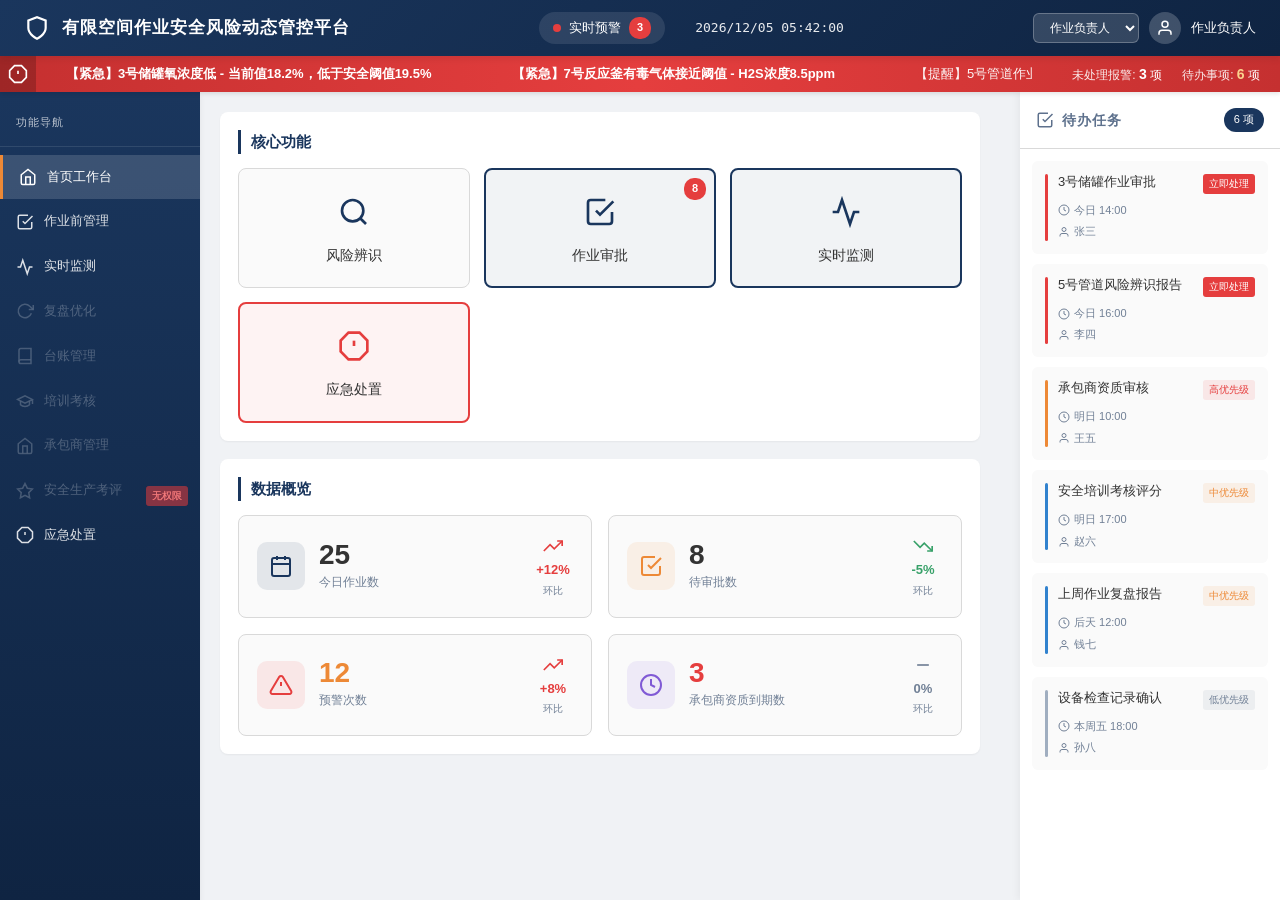
<file: index.html>
<!DOCTYPE html>
<html lang="zh-CN">

<head>
    <meta charset="UTF-8">
    <meta name="viewport" content="width=device-width, initial-scale=1.0">
    <title>有限空间作业安全风险动态管控平台</title>
    <link rel="stylesheet" href="style.css">
</head>

<body>
    <!-- 顶部状态栏 -->
    <header class="top-bar">
        <div class="top-bar-left">
            <svg class="logo-icon" viewBox="0 0 24 24" fill="none" stroke="currentColor" stroke-width="2">
                <path d="M12 22s8-4 8-10V5l-8-3-8 3v7c0 6 8 10 8 10z" />
            </svg>
            <h1 class="platform-title">有限空间作业安全风险动态管控平台</h1>
        </div>
        <div class="top-bar-center">
            <div class="realtime-alert">
                <span class="alert-pulse"></span>
                <span class="alert-text">实时预警</span>
                <span class="alert-count-badge danger">3</span>
            </div>
            <div class="current-time" id="currentTime"></div>
        </div>
        <div class="user-section">
            <div class="role-switch">
                <select id="roleSelector" class="role-select">
                    <option value="operator">作业负责人</option>
                    <option value="approver">审批人员</option>
                    <option value="guardian">监护人员</option>
                    <option value="manager">管理人员</option>
                    <option value="founder">创始人</option>
                </select>
            </div>
            <div class="user-avatar">
                <svg viewBox="0 0 24 24" fill="none" stroke="currentColor" stroke-width="2">
                    <path d="M20 21v-2a4 4 0 0 0-4-4H8a4 4 0 0 0-4 4v2" />
                    <circle cx="12" cy="7" r="4" />
                </svg>
            </div>
            <span class="user-name">管理员</span>
        </div>
    </header>

    <!-- 红色滚动预警栏 -->
    <div class="scrolling-alert-bar">
        <div class="alert-bar-icon">
            <svg viewBox="0 0 24 24" fill="none" stroke="currentColor" stroke-width="2">
                <polygon points="7.86 2 16.14 2 22 7.86 22 16.14 16.14 22 7.86 22 2 16.14 2 7.86 7.86 2" />
                <line x1="12" y1="8" x2="12" y2="12" />
                <line x1="12" y1="16" x2="12.01" y2="16" />
            </svg>
        </div>
        <div class="alert-bar-content">
            <div class="scrolling-wrapper">
                <div class="scrolling-text" id="scrollingAlert">
                    <span class="alert-item danger">【紧急】3号储罐氧浓度低 - 当前值18.2%，低于安全阈值19.5%</span>
                    <span class="alert-item danger">【紧急】7号反应釜有毒气体接近阈值 - H2S浓度8.5ppm</span>
                    <span class="alert-item warning">【提醒】5号管道作业超2小时，请确认作业进度</span>
                    <span class="alert-item warning">【提醒】承包商A资质3天后到期，请及时更新</span>
                    <span class="alert-item info">【待办】8个作业审批待处理</span>
                </div>
            </div>
        </div>
        <div class="alert-bar-stats">
            <span class="stat-item"><strong>未处理报警:</strong> <em class="danger">3</em> 项</span>
            <span class="stat-item"><strong>待办事项:</strong> <em class="warning">6</em> 项</span>
        </div>
    </div>

    <div class="container">
        <!-- 左侧导航栏 -->
        <nav class="sidebar">
            <div class="sidebar-header">
                <span class="sidebar-title">功能导航</span>
            </div>
            <ul class="nav-menu">
                <li class="nav-item active" data-page="dashboard">
                    <a href="index.html">
                        <svg class="nav-icon" viewBox="0 0 24 24" fill="none" stroke="currentColor" stroke-width="2">
                            <path d="M3 9l9-7 9 7v11a2 2 0 0 1-2 2H5a2 2 0 0 1-2-2z" />
                            <polyline points="9 22 9 12 15 12 15 22" />
                        </svg>
                        <span class="text">首页工作台</span>
                    </a>
                </li>
                <li class="nav-item" data-page="pre-work">
                    <a href="pages/pre-work.html">
                        <svg class="nav-icon" viewBox="0 0 24 24" fill="none" stroke="currentColor" stroke-width="2">
                            <path d="M9 11l3 3L22 4" />
                            <path d="M21 12v7a2 2 0 0 1-2 2H5a2 2 0 0 1-2-2V5a2 2 0 0 1 2-2h11" />
                        </svg>
                        <span class="text">作业前管理</span>
                    </a>
                </li>
                <li class="nav-item" data-page="monitoring">
                    <a href="pages/monitoring.html">
                        <svg class="nav-icon" viewBox="0 0 24 24" fill="none" stroke="currentColor" stroke-width="2">
                            <path d="M22 12h-4l-3 9L9 3l-3 9H2" />
                        </svg>
                        <span class="text">实时监测</span>
                    </a>
                </li>
                <li class="nav-item" data-page="review">
                    <a href="pages/review.html">
                        <svg class="nav-icon" viewBox="0 0 24 24" fill="none" stroke="currentColor" stroke-width="2">
                            <polyline points="23 4 23 10 17 10" />
                            <path d="M20.49 15a9 9 0 1 1-2.12-9.36L23 10" />
                        </svg>
                        <span class="text">复盘优化</span>
                    </a>
                </li>
                <li class="nav-item" data-page="ledger">
                    <a href="pages/ledger.html">
                        <svg class="nav-icon" viewBox="0 0 24 24" fill="none" stroke="currentColor" stroke-width="2">
                            <path d="M4 19.5A2.5 2.5 0 0 1 6.5 17H20" />
                            <path d="M6.5 2H20v20H6.5A2.5 2.5 0 0 1 4 19.5v-15A2.5 2.5 0 0 1 6.5 2z" />
                        </svg>
                        <span class="text">台账管理</span>
                    </a>
                </li>
                <li class="nav-item" data-page="training">
                    <a href="pages/training.html">
                        <svg class="nav-icon" viewBox="0 0 24 24" fill="none" stroke="currentColor" stroke-width="2">
                            <path d="M22 10v6M2 10l10-5 10 5-10 5z" />
                            <path d="M6 12v5c3 3 9 3 12 0v-5" />
                        </svg>
                        <span class="text">培训考核</span>
                    </a>
                </li>
                <li class="nav-item" data-page="contractor">
                    <a href="pages/contractor.html">
                        <svg class="nav-icon" viewBox="0 0 24 24" fill="none" stroke="currentColor" stroke-width="2">
                            <path d="M3 9l9-7 9 7v11a2 2 0 0 1-2 2H5a2 2 0 0 1-2-2z" />
                            <polyline points="9 22 9 12 15 12 15 22" />
                        </svg>
                        <span class="text">承包商管理</span>
                    </a>
                </li>
                <li class="nav-item" data-page="evaluation">
                    <a href="pages/evaluation.html">
                        <svg class="nav-icon" viewBox="0 0 24 24" fill="none" stroke="currentColor" stroke-width="2">
                            <polygon
                                points="12 2 15.09 8.26 22 9.27 17 14.14 18.18 21.02 12 17.77 5.82 21.02 7 14.14 2 9.27 8.91 8.26 12 2" />
                        </svg>
                        <span class="text">安全生产考评</span>
                    </a>
                </li>
                <li class="nav-item" data-page="emergency">
                    <a href="pages/emergency.html">
                        <svg class="nav-icon" viewBox="0 0 24 24" fill="none" stroke="currentColor" stroke-width="2">
                            <polygon points="7.86 2 16.14 2 22 7.86 22 16.14 16.14 22 7.86 22 2 16.14 2 7.86 7.86 2" />
                            <line x1="12" y1="8" x2="12" y2="12" />
                            <line x1="12" y1="16" x2="12.01" y2="16" />
                        </svg>
                        <span class="text">应急处置</span>
                    </a>
                </li>
            </ul>
        </nav>

        <!-- 右侧主操作区 -->
        <main class="main-content">
            <div class="dashboard">
                <!-- 九宫格核心功能区 -->
                <section class="core-functions-section">
                    <h3 class="section-title">核心功能</h3>
                    <div class="function-grid-9">
                        <a href="pages/pre-work.html#risk" class="function-card">
                            <div class="function-icon-wrapper">
                                <svg viewBox="0 0 24 24" fill="none" stroke="currentColor" stroke-width="2">
                                    <circle cx="11" cy="11" r="8" />
                                    <line x1="21" y1="21" x2="16.65" y2="16.65" />
                                </svg>
                            </div>
                            <span class="function-name">风险辨识</span>
                        </a>
                        <a href="pages/pre-work.html#approval" class="function-card highlight">
                            <div class="function-icon-wrapper">
                                <svg viewBox="0 0 24 24" fill="none" stroke="currentColor" stroke-width="2">
                                    <path d="M9 11l3 3L22 4" />
                                    <path d="M21 12v7a2 2 0 0 1-2 2H5a2 2 0 0 1-2-2V5a2 2 0 0 1 2-2h11" />
                                </svg>
                            </div>
                            <span class="function-name">作业审批</span>
                            <span class="function-badge">8</span>
                        </a>
                        <a href="pages/monitoring.html" class="function-card highlight">
                            <div class="function-icon-wrapper">
                                <svg viewBox="0 0 24 24" fill="none" stroke="currentColor" stroke-width="2">
                                    <path d="M22 12h-4l-3 9L9 3l-3 9H2" />
                                </svg>
                            </div>
                            <span class="function-name">实时监测</span>
                        </a>
                        <a href="pages/emergency.html" class="function-card highlight danger">
                            <div class="function-icon-wrapper">
                                <svg viewBox="0 0 24 24" fill="none" stroke="currentColor" stroke-width="2">
                                    <polygon
                                        points="7.86 2 16.14 2 22 7.86 22 16.14 16.14 22 7.86 22 2 16.14 2 7.86 7.86 2" />
                                    <line x1="12" y1="8" x2="12" y2="12" />
                                    <line x1="12" y1="16" x2="12.01" y2="16" />
                                </svg>
                            </div>
                            <span class="function-name">应急处置</span>
                        </a>
                        <a href="pages/ledger.html" class="function-card">
                            <div class="function-icon-wrapper">
                                <svg viewBox="0 0 24 24" fill="none" stroke="currentColor" stroke-width="2">
                                    <path d="M4 19.5A2.5 2.5 0 0 1 6.5 17H20" />
                                    <path d="M6.5 2H20v20H6.5A2.5 2.5 0 0 1 4 19.5v-15A2.5 2.5 0 0 1 6.5 2z" />
                                </svg>
                            </div>
                            <span class="function-name">台账管理</span>
                        </a>
                        <a href="pages/training.html" class="function-card">
                            <div class="function-icon-wrapper">
                                <svg viewBox="0 0 24 24" fill="none" stroke="currentColor" stroke-width="2">
                                    <path d="M22 10v6M2 10l10-5 10 5-10 5z" />
                                    <path d="M6 12v5c3 3 9 3 12 0v-5" />
                                </svg>
                            </div>
                            <span class="function-name">培训考核</span>
                        </a>
                        <a href="pages/contractor.html" class="function-card">
                            <div class="function-icon-wrapper">
                                <svg viewBox="0 0 24 24" fill="none" stroke="currentColor" stroke-width="2">
                                    <path d="M3 9l9-7 9 7v11a2 2 0 0 1-2 2H5a2 2 0 0 1-2-2z" />
                                    <polyline points="9 22 9 12 15 12 15 22" />
                                </svg>
                            </div>
                            <span class="function-name">承包商管理</span>
                        </a>
                        <a href="pages/evaluation.html" class="function-card">
                            <div class="function-icon-wrapper">
                                <svg viewBox="0 0 24 24" fill="none" stroke="currentColor" stroke-width="2">
                                    <polygon
                                        points="12 2 15.09 8.26 22 9.27 17 14.14 18.18 21.02 12 17.77 5.82 21.02 7 14.14 2 9.27 8.91 8.26 12 2" />
                                </svg>
                            </div>
                            <span class="function-name">安全生产考评</span>
                        </a>
                        <a href="pages/review.html" class="function-card">
                            <div class="function-icon-wrapper">
                                <svg viewBox="0 0 24 24" fill="none" stroke="currentColor" stroke-width="2">
                                    <polyline points="23 4 23 10 17 10" />
                                    <path d="M20.49 15a9 9 0 1 1-2.12-9.36L23 10" />
                                </svg>
                            </div>
                            <span class="function-name">复盘优化</span>
                        </a>
                    </div>
                </section>

                <!-- 数据概览区 -->
                <section class="data-overview-section">
                    <h3 class="section-title">数据概览</h3>
                    <div class="data-cards-row">
                        <div class="data-card-item" onclick="showDataDetail('today-jobs')">
                            <div class="card-left">
                                <div class="card-icon-box blue">
                                    <svg viewBox="0 0 24 24" fill="none" stroke="currentColor" stroke-width="2">
                                        <rect x="3" y="4" width="18" height="18" rx="2" ry="2" />
                                        <line x1="16" y1="2" x2="16" y2="6" />
                                        <line x1="8" y1="2" x2="8" y2="6" />
                                        <line x1="3" y1="10" x2="21" y2="10" />
                                    </svg>
                                </div>
                                <div class="card-info">
                                    <span class="card-number">25</span>
                                    <span class="card-label">今日作业数</span>
                                </div>
                            </div>
                            <div class="card-right">
                                <div class="trend-chart up">
                                    <svg viewBox="0 0 24 24" fill="none" stroke="currentColor" stroke-width="2">
                                        <polyline points="23 6 13.5 15.5 8.5 10.5 1 18" />
                                        <polyline points="17 6 23 6 23 12" />
                                    </svg>
                                </div>
                                <span class="trend-value up">+12%</span>
                                <span class="trend-label">环比</span>
                            </div>
                        </div>
                        <div class="data-card-item" onclick="showDataDetail('pending-approval')">
                            <div class="card-left">
                                <div class="card-icon-box orange">
                                    <svg viewBox="0 0 24 24" fill="none" stroke="currentColor" stroke-width="2">
                                        <path d="M9 11l3 3L22 4" />
                                        <path d="M21 12v7a2 2 0 0 1-2 2H5a2 2 0 0 1-2-2V5a2 2 0 0 1 2-2h11" />
                                    </svg>
                                </div>
                                <div class="card-info">
                                    <span class="card-number">8</span>
                                    <span class="card-label">待审批数</span>
                                </div>
                            </div>
                            <div class="card-right">
                                <div class="trend-chart down">
                                    <svg viewBox="0 0 24 24" fill="none" stroke="currentColor" stroke-width="2">
                                        <polyline points="23 18 13.5 8.5 8.5 13.5 1 6" />
                                        <polyline points="17 18 23 18 23 12" />
                                    </svg>
                                </div>
                                <span class="trend-value down">-5%</span>
                                <span class="trend-label">环比</span>
                            </div>
                        </div>
                        <div class="data-card-item" onclick="showDataDetail('alert-count')">
                            <div class="card-left">
                                <div class="card-icon-box red">
                                    <svg viewBox="0 0 24 24" fill="none" stroke="currentColor" stroke-width="2">
                                        <path
                                            d="M10.29 3.86L1.82 18a2 2 0 0 0 1.71 3h16.94a2 2 0 0 0 1.71-3L13.71 3.86a2 2 0 0 0-3.42 0z" />
                                        <line x1="12" y1="9" x2="12" y2="13" />
                                        <line x1="12" y1="17" x2="12.01" y2="17" />
                                    </svg>
                                </div>
                                <div class="card-info">
                                    <span class="card-number warning">12</span>
                                    <span class="card-label">预警次数</span>
                                </div>
                            </div>
                            <div class="card-right">
                                <div class="trend-chart up">
                                    <svg viewBox="0 0 24 24" fill="none" stroke="currentColor" stroke-width="2">
                                        <polyline points="23 6 13.5 15.5 8.5 10.5 1 18" />
                                        <polyline points="17 6 23 6 23 12" />
                                    </svg>
                                </div>
                                <span class="trend-value up">+8%</span>
                                <span class="trend-label">环比</span>
                            </div>
                        </div>
                        <div class="data-card-item" onclick="showDataDetail('contractor-expiry')">
                            <div class="card-left">
                                <div class="card-icon-box purple">
                                    <svg viewBox="0 0 24 24" fill="none" stroke="currentColor" stroke-width="2">
                                        <circle cx="12" cy="12" r="10" />
                                        <polyline points="12 6 12 12 16 14" />
                                    </svg>
                                </div>
                                <div class="card-info">
                                    <span class="card-number danger">3</span>
                                    <span class="card-label">承包商资质到期数</span>
                                </div>
                            </div>
                            <div class="card-right">
                                <div class="trend-chart neutral">
                                    <svg viewBox="0 0 24 24" fill="none" stroke="currentColor" stroke-width="2">
                                        <line x1="5" y1="12" x2="19" y2="12" />
                                    </svg>
                                </div>
                                <span class="trend-value neutral">0%</span>
                                <span class="trend-label">环比</span>
                            </div>
                        </div>
                    </div>
                </section>
            </div>
        </main>

        <!-- 右侧悬浮待办任务栏 -->
        <aside class="todo-sidebar">
            <div class="todo-sidebar-header">
                <h3 class="sidebar-title">
                    <svg viewBox="0 0 24 24" fill="none" stroke="currentColor" stroke-width="2">
                        <path d="M9 11l3 3L22 4" />
                        <path d="M21 12v7a2 2 0 0 1-2 2H5a2 2 0 0 1-2-2V5a2 2 0 0 1 2-2h11" />
                    </svg>
                    待办任务
                </h3>
                <span class="todo-count-badge">6 项</span>
            </div>
            <div class="todo-sidebar-list">
                <div class="todo-sidebar-item urgent">
                    <div class="todo-priority-bar"></div>
                    <div class="todo-item-content">
                        <div class="todo-item-header">
                            <span class="todo-item-name">3号储罐作业审批</span>
                            <span class="todo-item-priority">立即处理</span>
                        </div>
                        <div class="todo-item-meta">
                            <span class="todo-deadline">
                                <svg viewBox="0 0 24 24" fill="none" stroke="currentColor" stroke-width="2">
                                    <circle cx="12" cy="12" r="10" />
                                    <polyline points="12 6 12 12 16 14" />
                                </svg>
                                今日 14:00
                            </span>
                            <span class="todo-assignee">
                                <svg viewBox="0 0 24 24" fill="none" stroke="currentColor" stroke-width="2">
                                    <path d="M20 21v-2a4 4 0 0 0-4-4H8a4 4 0 0 0-4 4v2" />
                                    <circle cx="12" cy="7" r="4" />
                                </svg>
                                张三
                            </span>
                        </div>
                    </div>
                </div>
                <div class="todo-sidebar-item urgent">
                    <div class="todo-priority-bar"></div>
                    <div class="todo-item-content">
                        <div class="todo-item-header">
                            <span class="todo-item-name">5号管道风险辨识报告</span>
                            <span class="todo-item-priority">立即处理</span>
                        </div>
                        <div class="todo-item-meta">
                            <span class="todo-deadline">
                                <svg viewBox="0 0 24 24" fill="none" stroke="currentColor" stroke-width="2">
                                    <circle cx="12" cy="12" r="10" />
                                    <polyline points="12 6 12 12 16 14" />
                                </svg>
                                今日 16:00
                            </span>
                            <span class="todo-assignee">
                                <svg viewBox="0 0 24 24" fill="none" stroke="currentColor" stroke-width="2">
                                    <path d="M20 21v-2a4 4 0 0 0-4-4H8a4 4 0 0 0-4 4v2" />
                                    <circle cx="12" cy="7" r="4" />
                                </svg>
                                李四
                            </span>
                        </div>
                    </div>
                </div>
                <div class="todo-sidebar-item high">
                    <div class="todo-priority-bar"></div>
                    <div class="todo-item-content">
                        <div class="todo-item-header">
                            <span class="todo-item-name">承包商资质审核</span>
                            <span class="todo-item-priority high">高优先级</span>
                        </div>
                        <div class="todo-item-meta">
                            <span class="todo-deadline">
                                <svg viewBox="0 0 24 24" fill="none" stroke="currentColor" stroke-width="2">
                                    <circle cx="12" cy="12" r="10" />
                                    <polyline points="12 6 12 12 16 14" />
                                </svg>
                                明日 10:00
                            </span>
                            <span class="todo-assignee">
                                <svg viewBox="0 0 24 24" fill="none" stroke="currentColor" stroke-width="2">
                                    <path d="M20 21v-2a4 4 0 0 0-4-4H8a4 4 0 0 0-4 4v2" />
                                    <circle cx="12" cy="7" r="4" />
                                </svg>
                                王五
                            </span>
                        </div>
                    </div>
                </div>
                <div class="todo-sidebar-item medium">
                    <div class="todo-priority-bar"></div>
                    <div class="todo-item-content">
                        <div class="todo-item-header">
                            <span class="todo-item-name">安全培训考核评分</span>
                            <span class="todo-item-priority medium">中优先级</span>
                        </div>
                        <div class="todo-item-meta">
                            <span class="todo-deadline">
                                <svg viewBox="0 0 24 24" fill="none" stroke="currentColor" stroke-width="2">
                                    <circle cx="12" cy="12" r="10" />
                                    <polyline points="12 6 12 12 16 14" />
                                </svg>
                                明日 17:00
                            </span>
                            <span class="todo-assignee">
                                <svg viewBox="0 0 24 24" fill="none" stroke="currentColor" stroke-width="2">
                                    <path d="M20 21v-2a4 4 0 0 0-4-4H8a4 4 0 0 0-4 4v2" />
                                    <circle cx="12" cy="7" r="4" />
                                </svg>
                                赵六
                            </span>
                        </div>
                    </div>
                </div>
                <div class="todo-sidebar-item medium">
                    <div class="todo-priority-bar"></div>
                    <div class="todo-item-content">
                        <div class="todo-item-header">
                            <span class="todo-item-name">上周作业复盘报告</span>
                            <span class="todo-item-priority medium">中优先级</span>
                        </div>
                        <div class="todo-item-meta">
                            <span class="todo-deadline">
                                <svg viewBox="0 0 24 24" fill="none" stroke="currentColor" stroke-width="2">
                                    <circle cx="12" cy="12" r="10" />
                                    <polyline points="12 6 12 12 16 14" />
                                </svg>
                                后天 12:00
                            </span>
                            <span class="todo-assignee">
                                <svg viewBox="0 0 24 24" fill="none" stroke="currentColor" stroke-width="2">
                                    <path d="M20 21v-2a4 4 0 0 0-4-4H8a4 4 0 0 0-4 4v2" />
                                    <circle cx="12" cy="7" r="4" />
                                </svg>
                                钱七
                            </span>
                        </div>
                    </div>
                </div>
                <div class="todo-sidebar-item low">
                    <div class="todo-priority-bar"></div>
                    <div class="todo-item-content">
                        <div class="todo-item-header">
                            <span class="todo-item-name">设备检查记录确认</span>
                            <span class="todo-item-priority low">低优先级</span>
                        </div>
                        <div class="todo-item-meta">
                            <span class="todo-deadline">
                                <svg viewBox="0 0 24 24" fill="none" stroke="currentColor" stroke-width="2">
                                    <circle cx="12" cy="12" r="10" />
                                    <polyline points="12 6 12 12 16 14" />
                                </svg>
                                本周五 18:00
                            </span>
                            <span class="todo-assignee">
                                <svg viewBox="0 0 24 24" fill="none" stroke="currentColor" stroke-width="2">
                                    <path d="M20 21v-2a4 4 0 0 0-4-4H8a4 4 0 0 0-4 4v2" />
                                    <circle cx="12" cy="7" r="4" />
                                </svg>
                                孙八
                            </span>
                        </div>
                    </div>
                </div>
            </div>
        </aside>
    </div>

    <!-- 移动端底部导航栏 -->
    <nav class="mobile-nav">
        <a href="index.html" class="nav-link active">
            <svg class="nav-icon" viewBox="0 0 24 24" fill="none" stroke="currentColor" stroke-width="2">
                <path d="M3 9l9-7 9 7v11a2 2 0 0 1-2 2H5a2 2 0 0 1-2-2z" />
                <polyline points="9 22 9 12 15 12 15 22" />
            </svg>
            <span class="text">首页</span>
        </a>
        <a href="pages/monitoring.html" class="nav-link">
            <svg class="nav-icon" viewBox="0 0 24 24" fill="none" stroke="currentColor" stroke-width="2">
                <path d="M22 12h-4l-3 9L9 3l-3 9H2" />
            </svg>
            <span class="text">监测</span>
        </a>
        <a href="pages/emergency.html" class="nav-link">
            <svg class="nav-icon" viewBox="0 0 24 24" fill="none" stroke="currentColor" stroke-width="2">
                <polygon points="7.86 2 16.14 2 22 7.86 22 16.14 16.14 22 7.86 22 2 16.14 2 7.86 7.86 2" />
                <line x1="12" y1="8" x2="12" y2="12" />
                <line x1="12" y1="16" x2="12.01" y2="16" />
            </svg>
            <span class="text">应急</span>
        </a>
        <a href="pages/pre-work.html" class="nav-link">
            <svg class="nav-icon" viewBox="0 0 24 24" fill="none" stroke="currentColor" stroke-width="2">
                <path d="M9 11l3 3L22 4" />
                <path d="M21 12v7a2 2 0 0 1-2 2H5a2 2 0 0 1-2-2V5a2 2 0 0 1 2-2h11" />
            </svg>
            <span class="text">作业</span>
        </a>
    </nav>

    <!-- 数据详情弹窗 -->
    <div class="modal-overlay" id="dataModal">
        <div class="modal-container">
            <div class="modal-header">
                <h3 class="modal-title" id="dataModalTitle">数据详情</h3>
                <button class="modal-close" onclick="closeDataModal()">&times;</button>
            </div>
            <div class="modal-body" id="dataModalBody">
            </div>
        </div>
    </div>

    <script src="script.js"></script>
</body>

</html>
</file>
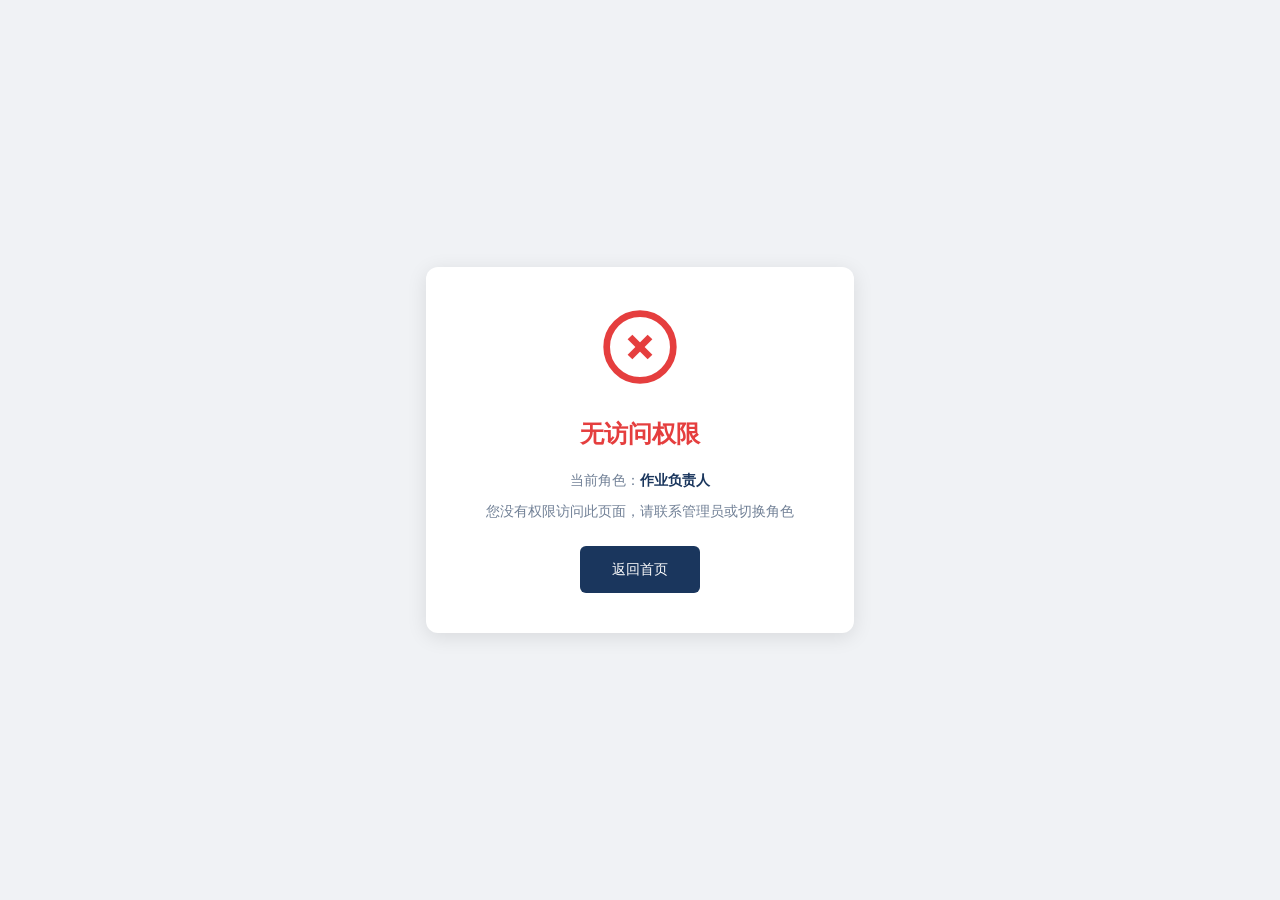
<file: pages/contractor.html>
<!DOCTYPE html>
<html lang="zh-CN">
<head>
    <meta charset="UTF-8">
    <meta name="viewport" content="width=device-width, initial-scale=1.0">
    <title>承包商管理 - 有限空间作业安全风险动态管控平台</title>
    <link rel="stylesheet" href="../style.css">
    <style>
        .contractor-container {
            display: flex;
            flex-direction: column;
            height: calc(100vh - 120px);
        }
        .filter-card {
            background-color: white;
            border-radius: 8px;
            padding: 16px;
            margin-bottom: 16px;
            box-shadow: var(--shadow-sm);
        }
        .filter-bar {
            display: flex;
            flex-wrap: wrap;
            gap: 16px;
            align-items: flex-end;
        }
        .filter-item {
            display: flex;
            flex-direction: column;
            gap: 6px;
        }
        .filter-label {
            font-size: 12px;
            color: var(--text-light);
        }
        .table-card {
            background-color: white;
            border-radius: 8px;
            box-shadow: var(--shadow-sm);
            flex: 1;
            display: flex;
            flex-direction: column;
            overflow: hidden;
        }
        .table-toolbar {
            display: flex;
            justify-content: space-between;
            align-items: center;
            padding: 12px 16px;
            border-bottom: 1px solid var(--border-color);
            flex-shrink: 0;
        }
        .table-info {
            font-size: 13px;
            color: var(--text-light);
        }
        .table-info strong {
            color: var(--primary-color);
        }
        .table-actions {
            display: flex;
            gap: 8px;
        }
        .table-scroll-container {
            flex: 1;
            overflow-y: auto;
        }
        .table-scroll-container::-webkit-scrollbar {
            width: 6px;
        }
        .table-scroll-container::-webkit-scrollbar-thumb {
            background-color: #ccc;
            border-radius: 3px;
        }
        .table-scroll-container::-webkit-scrollbar-track {
            background-color: #f5f5f5;
        }
        .data-table {
            width: 100%;
            border-collapse: collapse;
        }
        .data-table thead {
            position: sticky;
            top: 0;
            background-color: #f8f9fa;
            z-index: 10;
        }
        .data-table th {
            padding: 12px 16px;
            text-align: left;
            font-size: 12px;
            font-weight: 600;
            color: var(--text-light);
            border-bottom: 1px solid var(--border-color);
            white-space: nowrap;
        }
        .data-table td {
            padding: 12px 16px;
            font-size: 13px;
            color: var(--text-color);
            border-bottom: 1px solid var(--border-color);
        }
        .data-table tbody tr:hover {
            background-color: #f8f9fa;
        }
        .action-btns {
            display: flex;
            gap: 6px;
        }
        .action-btn {
            padding: 4px 10px;
            font-size: 11px;
            border-radius: 4px;
            cursor: pointer;
            transition: all 0.3s ease;
            border: none;
        }
        .action-btn.view {
            background-color: rgba(49, 130, 206, 0.1);
            color: var(--info-color);
        }
        .action-btn.edit {
            background-color: rgba(26, 54, 93, 0.1);
            color: var(--primary-color);
        }
        .action-btn.delete {
            background-color: rgba(229, 62, 62, 0.1);
            color: var(--danger-color);
        }
        .action-btn:hover {
            opacity: 0.8;
        }
        .pagination {
            display: flex;
            justify-content: center;
            gap: 8px;
            margin-top: 16px;
            padding: 12px;
            flex-shrink: 0;
        }
        .pagination-btn {
            padding: 8px 16px;
            border: 1px solid var(--border-color);
            background-color: white;
            cursor: pointer;
            font-size: 13px;
            border-radius: 4px;
            transition: all 0.3s ease;
        }
        .pagination-btn:hover:not(:disabled) {
            background-color: #f5f5f5;
        }
        .pagination-btn.active {
            background-color: var(--primary-color);
            color: white;
            border-color: var(--primary-color);
        }
        .pagination-btn:disabled {
            color: #ccc;
            cursor: not-allowed;
        }
        .modal-overlay {
            display: none;
            position: fixed;
            top: 0;
            left: 0;
            right: 0;
            bottom: 0;
            background-color: rgba(0, 0, 0, 0.5);
            z-index: 1500;
            align-items: center;
            justify-content: center;
        }
        .modal-overlay.show {
            display: flex;
        }
        .modal-container {
            background-color: white;
            border-radius: 12px;
            width: 90%;
            max-width: 600px;
            max-height: 90vh;
            display: flex;
            flex-direction: column;
            box-shadow: 0 10px 30px rgba(0, 0, 0, 0.2);
        }
        .modal-container.large {
            max-width: 750px;
        }
        .modal-container.xlarge {
            max-width: 900px;
        }
        .modal-header {
            padding: 16px 20px;
            border-bottom: 1px solid var(--border-color);
            display: flex;
            justify-content: space-between;
            align-items: center;
            flex-shrink: 0;
        }
        .modal-title {
            font-size: 16px;
            font-weight: bold;
            color: var(--primary-color);
        }
        .modal-close {
            background: none;
            border: none;
            font-size: 24px;
            cursor: pointer;
            color: var(--text-light);
            width: 32px;
            height: 32px;
            display: flex;
            align-items: center;
            justify-content: center;
            border-radius: 4px;
        }
        .modal-close:hover {
            background-color: #f5f5f5;
        }
        .modal-body {
            padding: 20px;
            overflow-y: auto;
            flex: 1;
        }
        .modal-footer {
            padding: 16px 20px;
            border-top: 1px solid var(--border-color);
            display: flex;
            justify-content: flex-end;
            gap: 12px;
            flex-shrink: 0;
        }
        .modal-form-row {
            display: grid;
            grid-template-columns: repeat(2, 1fr);
            gap: 16px;
            margin-bottom: 16px;
        }
        .modal-form-row.three-col {
            grid-template-columns: repeat(3, 1fr);
        }
        .modal-form-group {
            display: flex;
            flex-direction: column;
            gap: 6px;
        }
        .modal-form-group.full {
            grid-column: span 2;
        }
        .modal-form-label {
            font-size: 13px;
            font-weight: 500;
            color: var(--text-color);
        }
        .modal-form-label .required {
            color: var(--danger-color);
        }
        .status-tag {
            display: inline-block;
            padding: 2px 8px;
            border-radius: 4px;
            font-size: 11px;
            font-weight: 500;
        }
        .status-tag.success {
            background-color: rgba(56, 161, 105, 0.1);
            color: var(--success-color);
        }
        .status-tag.warning {
            background-color: rgba(237, 137, 54, 0.1);
            color: var(--warning-color);
        }
        .status-tag.danger {
            background-color: rgba(229, 62, 62, 0.1);
            color: var(--danger-color);
        }
        .status-tag.info {
            background-color: rgba(49, 130, 206, 0.1);
            color: var(--info-color);
        }
        .empty-state {
            display: flex;
            flex-direction: column;
            align-items: center;
            justify-content: center;
            padding: 60px;
            color: var(--text-light);
        }
        .empty-state svg {
            width: 48px;
            height: 48px;
            stroke: #ccc;
            margin-bottom: 12px;
        }
        .empty-state span {
            font-size: 14px;
        }
        .detail-section {
            margin-bottom: 20px;
            padding: 16px;
            background-color: #f8f9fa;
            border-radius: 8px;
        }
        .detail-section-title {
            font-size: 14px;
            font-weight: bold;
            color: var(--primary-color);
            margin-bottom: 12px;
            padding-bottom: 8px;
            border-bottom: 1px solid var(--border-color);
        }
        .detail-grid {
            display: grid;
            grid-template-columns: repeat(2, 1fr);
            gap: 12px;
        }
        .detail-item {
            display: flex;
            flex-direction: column;
            gap: 4px;
        }
        .detail-item-label {
            font-size: 12px;
            color: var(--text-light);
        }
        .detail-item-value {
            font-size: 14px;
            color: var(--text-color);
            font-weight: 500;
        }
        .export-summary {
            display: grid;
            grid-template-columns: repeat(4, 1fr);
            gap: 16px;
            margin-bottom: 20px;
        }
        .export-item {
            text-align: center;
            padding: 16px;
            background-color: #f8f9fa;
            border-radius: 8px;
        }
        .export-label {
            font-size: 12px;
            color: var(--text-light);
            margin-bottom: 8px;
            display: block;
        }
        .export-value {
            font-size: 28px;
            font-weight: bold;
            color: var(--primary-color);
        }
        .export-value.success {
            color: var(--success-color);
        }
        .export-value.danger {
            color: var(--danger-color);
        }
        .export-value.warning {
            color: var(--warning-color);
        }
        .export-options {
            display: grid;
            grid-template-columns: repeat(2, 1fr);
            gap: 12px;
            margin-bottom: 20px;
        }
        .export-option {
            display: flex;
            align-items: center;
            gap: 8px;
            padding: 12px;
            border: 1px solid var(--border-color);
            border-radius: 8px;
            cursor: pointer;
            transition: all 0.3s ease;
        }
        .export-option:hover {
            border-color: var(--primary-color);
            background-color: rgba(26, 54, 93, 0.05);
        }
        .export-option input[type="checkbox"] {
            width: 18px;
            height: 18px;
        }
        .export-option-label {
            font-size: 13px;
            color: var(--text-color);
        }
        .export-table {
            width: 100%;
            border-collapse: collapse;
            margin-top: 12px;
        }
        .export-table th,
        .export-table td {
            padding: 10px 12px;
            text-align: left;
            font-size: 13px;
            border-bottom: 1px solid var(--border-color);
        }
        .export-table th {
            background-color: #f8f9fa;
            font-weight: 600;
            color: var(--text-light);
        }
        .export-table tbody tr:hover {
            background-color: #f8f9fa;
        }
        .export-table-container {
            max-height: 300px;
            overflow-y: auto;
            border: 1px solid var(--border-color);
            border-radius: 8px;
        }
        .qualification-list {
            margin-top: 12px;
        }
        .qualification-item {
            display: flex;
            align-items: center;
            gap: 12px;
            padding: 10px 12px;
            background-color: white;
            border-radius: 6px;
            margin-bottom: 8px;
            border: 1px solid var(--border-color);
        }
        .qualification-icon {
            width: 36px;
            height: 36px;
            border-radius: 6px;
            display: flex;
            align-items: center;
            justify-content: center;
            flex-shrink: 0;
        }
        .qualification-icon.valid {
            background-color: rgba(56, 161, 105, 0.1);
        }
        .qualification-icon.expiring {
            background-color: rgba(237, 137, 54, 0.1);
        }
        .qualification-icon.expired {
            background-color: rgba(229, 62, 62, 0.1);
        }
        .qualification-icon svg {
            width: 18px;
            height: 18px;
        }
        .qualification-icon.valid svg { stroke: var(--success-color); }
        .qualification-icon.expiring svg { stroke: var(--warning-color); }
        .qualification-icon.expired svg { stroke: var(--danger-color); }
        .qualification-info {
            flex: 1;
        }
        .qualification-name {
            font-size: 13px;
            font-weight: 500;
            color: var(--text-color);
        }
        .qualification-date {
            font-size: 11px;
            color: var(--text-light);
        }
        .cooperation-timeline {
            margin-top: 12px;
        }
        .timeline-item {
            display: flex;
            gap: 12px;
            padding: 10px 0;
            border-bottom: 1px solid var(--border-color);
        }
        .timeline-item:last-child {
            border-bottom: none;
        }
        .timeline-date {
            font-size: 12px;
            color: var(--text-light);
            min-width: 80px;
        }
        .timeline-content {
            font-size: 13px;
            color: var(--text-color);
        }
    </style>
</head>
<body>
    <header class="top-bar">
        <div class="top-bar-left">
            <svg class="logo-icon" viewBox="0 0 24 24" fill="none" stroke="currentColor" stroke-width="2">
                <path d="M12 22s8-4 8-10V5l-8-3-8 3v7c0 6 8 10 8 10z"/>
            </svg>
            <h1 class="platform-title">有限空间作业安全风险动态管控平台</h1>
        </div>
        <div class="top-bar-center">
            <div class="realtime-alert">
                <span class="alert-pulse"></span>
                <span class="alert-text">实时预警</span>
                <span class="alert-count-badge danger">3</span>
            </div>
            <div class="current-time" id="currentTime"></div>
        </div>
        <div class="user-section">
            <div class="role-switch">
                <select id="roleSelector" class="role-select">
                    <option value="admin">系统管理员</option>
                    <option value="supervisor">安全主管</option>
                    <option value="operator">作业人员</option>
                </select>
            </div>
            <div class="user-avatar">
                <svg viewBox="0 0 24 24" fill="none" stroke="currentColor" stroke-width="2">
                    <path d="M20 21v-2a4 4 0 0 0-4-4H8a4 4 0 0 0-4 4v2"/>
                    <circle cx="12" cy="7" r="4"/>
                </svg>
            </div>
            <span class="user-name">管理员</span>
        </div>
    </header>

    <div class="container" style="margin-top: 56px;">
        <nav class="sidebar" style="top: 56px;">
            <div class="sidebar-header">
                <span class="sidebar-title">功能导航</span>
            </div>
            <ul class="nav-menu">
                <li class="nav-item" data-page="dashboard">
                    <a href="../index.html">
                        <svg class="nav-icon" viewBox="0 0 24 24" fill="none" stroke="currentColor" stroke-width="2">
                            <path d="M3 9l9-7 9 7v11a2 2 0 0 1-2 2H5a2 2 0 0 1-2-2z"/>
                            <polyline points="9 22 9 12 15 12 15 22"/>
                        </svg>
                        <span class="text">首页工作台</span>
                    </a>
                </li>
                <li class="nav-item" data-page="pre-work">
                    <a href="pre-work.html">
                        <svg class="nav-icon" viewBox="0 0 24 24" fill="none" stroke="currentColor" stroke-width="2">
                            <path d="M9 11l3 3L22 4"/>
                            <path d="M21 12v7a2 2 0 0 1-2 2H5a2 2 0 0 1-2-2V5a2 2 0 0 1 2-2h11"/>
                        </svg>
                        <span class="text">作业前管理</span>
                    </a>
                </li>
                <li class="nav-item" data-page="monitoring">
                    <a href="monitoring.html">
                        <svg class="nav-icon" viewBox="0 0 24 24" fill="none" stroke="currentColor" stroke-width="2">
                            <path d="M22 12h-4l-3 9L9 3l-3 9H2"/>
                        </svg>
                        <span class="text">实时监测</span>
                    </a>
                </li>
                <li class="nav-item" data-page="review">
                    <a href="review.html">
                        <svg class="nav-icon" viewBox="0 0 24 24" fill="none" stroke="currentColor" stroke-width="2">
                            <polyline points="23 4 23 10 17 10"/>
                            <path d="M20.49 15a9 9 0 1 1-2.12-9.36L23 10"/>
                        </svg>
                        <span class="text">复盘优化</span>
                    </a>
                </li>
                <li class="nav-item" data-page="ledger">
                    <a href="ledger.html">
                        <svg class="nav-icon" viewBox="0 0 24 24" fill="none" stroke="currentColor" stroke-width="2">
                            <path d="M4 19.5A2.5 2.5 0 0 1 6.5 17H20"/>
                            <path d="M6.5 2H20v20H6.5A2.5 2.5 0 0 1 4 19.5v-15A2.5 2.5 0 0 1 6.5 2z"/>
                        </svg>
                        <span class="text">台账管理</span>
                    </a>
                </li>
                <li class="nav-item" data-page="training">
                    <a href="training.html">
                        <svg class="nav-icon" viewBox="0 0 24 24" fill="none" stroke="currentColor" stroke-width="2">
                            <path d="M22 10v6M2 10l10-5 10 5-10 5z"/>
                            <path d="M6 12v5c3 3 9 3 12 0v-5"/>
                        </svg>
                        <span class="text">培训考核</span>
                    </a>
                </li>
                <li class="nav-item active" data-page="contractor">
                    <a href="contractor.html">
                        <svg class="nav-icon" viewBox="0 0 24 24" fill="none" stroke="currentColor" stroke-width="2">
                            <path d="M3 9l9-7 9 7v11a2 2 0 0 1-2 2H5a2 2 0 0 1-2-2z"/>
                            <polyline points="9 22 9 12 15 12 15 22"/>
                        </svg>
                        <span class="text">承包商管理</span>
                    </a>
                </li>
                <li class="nav-item" data-page="evaluation">
                    <a href="evaluation.html">
                        <svg class="nav-icon" viewBox="0 0 24 24" fill="none" stroke="currentColor" stroke-width="2">
                            <polygon points="12 2 15.09 8.26 22 9.27 17 14.14 18.18 21.02 12 17.77 5.82 21.02 7 14.14 2 9.27 8.91 8.26 12 2"/>
                        </svg>
                        <span class="text">安全生产考评</span>
                    </a>
                </li>
                <li class="nav-item" data-page="emergency">
                    <a href="emergency.html">
                        <svg class="nav-icon" viewBox="0 0 24 24" fill="none" stroke="currentColor" stroke-width="2">
                            <polygon points="7.86 2 16.14 2 22 7.86 22 16.14 16.14 22 7.86 22 2 16.14 2 7.86 7.86 2"/>
                            <line x1="12" y1="8" x2="12" y2="12"/>
                            <line x1="12" y1="16" x2="12.01" y2="16"/>
                        </svg>
                        <span class="text">应急处置</span>
                    </a>
                </li>
            </ul>
        </nav>

        <main class="main-content" style="margin-right: 0;">
            <div class="page-header">
                <h2 class="page-title">承包商资质管理</h2>
                <div class="page-actions">
                    <button class="btn primary" onclick="showAddModal()">
                        <svg viewBox="0 0 24 24" fill="none" stroke="currentColor" stroke-width="2" style="width: 16px; height: 16px;">
                            <line x1="12" y1="5" x2="12" y2="19"/>
                            <line x1="5" y1="12" x2="19" y2="12"/>
                        </svg>
                        新增承包商
                    </button>
                </div>
            </div>

            <div class="contractor-container">
                <div class="filter-card">
                    <div class="filter-bar">
                        <div class="filter-item">
                            <label class="filter-label">承包商名称</label>
                            <input type="text" class="form-input" id="filterName" placeholder="请输入名称" style="width: 160px;">
                        </div>
                        <div class="filter-item">
                            <label class="filter-label">资质状态</label>
                            <select class="form-select" id="filterQualStatus" style="width: 120px;">
                                <option value="">全部</option>
                                <option value="有效">有效</option>
                                <option value="即将到期">即将到期</option>
                                <option value="已过期">已过期</option>
                            </select>
                        </div>
                        <div class="filter-item">
                            <label class="filter-label">合作状态</label>
                            <select class="form-select" id="filterCoopStatus" style="width: 120px;">
                                <option value="">全部</option>
                                <option value="合作中">合作中</option>
                                <option value="已终止">已终止</option>
                                <option value="待审核">待审核</option>
                            </select>
                        </div>
                        <div class="filter-item" style="flex-direction: row; gap: 8px;">
                            <button class="btn primary" onclick="doSearch()">查询</button>
                            <button class="btn secondary" onclick="resetSearch()">重置</button>
                        </div>
                    </div>
                </div>

                <div class="table-card">
                    <div class="table-toolbar">
                        <span class="table-info">共 <strong id="totalCount">0</strong> 条记录</span>
                        <div class="table-actions">
                            <button class="btn secondary" onclick="exportData()">导出数据</button>
                        </div>
                    </div>
                    <div class="table-scroll-container">
                        <table class="data-table">
                            <thead>
                                <tr>
                                    <th style="width: 60px;">序号</th>
                                    <th>承包商名称</th>
                                    <th>联系人</th>
                                    <th>联系电话</th>
                                    <th>资质类型</th>
                                    <th>资质到期日</th>
                                    <th>资质状态</th>
                                    <th>合作状态</th>
                                    <th style="width: 120px;">操作</th>
                                </tr>
                            </thead>
                            <tbody id="dataTableBody">
                            </tbody>
                        </table>
                    </div>
                    <div class="pagination">
                        <button class="pagination-btn" onclick="changePage('prev')" id="prevBtn">&lt;</button>
                        <div class="pagination-pages" id="paginationPages"></div>
                        <button class="pagination-btn" onclick="changePage('next')" id="nextBtn">&gt;</button>
                    </div>
                </div>
            </div>
        </main>
    </div>

    <div class="modal-overlay" id="viewModal">
        <div class="modal-container large">
            <div class="modal-header">
                <h3 class="modal-title">承包商详情查询</h3>
                <button class="modal-close" onclick="closeViewModal()">&times;</button>
            </div>
            <div class="modal-body">
                <div class="detail-section">
                    <div class="detail-section-title">基本信息</div>
                    <div class="detail-grid">
                        <div class="detail-item">
                            <span class="detail-item-label">承包商名称</span>
                            <span class="detail-item-value" id="viewName">-</span>
                        </div>
                        <div class="detail-item">
                            <span class="detail-item-label">统一社会信用代码</span>
                            <span class="detail-item-value" id="viewCreditCode">-</span>
                        </div>
                        <div class="detail-item">
                            <span class="detail-item-label">法定代表人</span>
                            <span class="detail-item-value" id="viewLegalPerson">-</span>
                        </div>
                        <div class="detail-item">
                            <span class="detail-item-label">注册资本</span>
                            <span class="detail-item-value" id="viewCapital">-</span>
                        </div>
                        <div class="detail-item">
                            <span class="detail-item-label">联系人</span>
                            <span class="detail-item-value" id="viewContact">-</span>
                        </div>
                        <div class="detail-item">
                            <span class="detail-item-label">联系电话</span>
                            <span class="detail-item-value" id="viewPhone">-</span>
                        </div>
                        <div class="detail-item">
                            <span class="detail-item-label">电子邮箱</span>
                            <span class="detail-item-value" id="viewEmail">-</span>
                        </div>
                        <div class="detail-item">
                            <span class="detail-item-label">公司地址</span>
                            <span class="detail-item-value" id="viewAddress">-</span>
                        </div>
                    </div>
                </div>
                <div class="detail-section">
                    <div class="detail-section-title">资质信息</div>
                    <div class="qualification-list" id="viewQualifications">
                    </div>
                </div>
                <div class="detail-section">
                    <div class="detail-section-title">合作信息</div>
                    <div class="detail-grid">
                        <div class="detail-item">
                            <span class="detail-item-label">合作状态</span>
                            <span class="detail-item-value" id="viewCoopStatus">-</span>
                        </div>
                        <div class="detail-item">
                            <span class="detail-item-label">首次合作日期</span>
                            <span class="detail-item-value" id="viewFirstCoop">-</span>
                        </div>
                        <div class="detail-item">
                            <span class="detail-item-label">累计合作项目</span>
                            <span class="detail-item-value" id="viewProjectCount">-</span>
                        </div>
                        <div class="detail-item">
                            <span class="detail-item-label">安全评分</span>
                            <span class="detail-item-value" id="viewSafetyScore">-</span>
                        </div>
                    </div>
                </div>
                <div class="detail-section">
                    <div class="detail-section-title">合作记录</div>
                    <div class="cooperation-timeline" id="viewTimeline">
                    </div>
                </div>
            </div>
            <div class="modal-footer">
                <button class="btn secondary" onclick="closeViewModal()">关闭</button>
                <button class="btn primary" onclick="editFromView()">编辑</button>
            </div>
        </div>
    </div>

    <div class="modal-overlay" id="editModal">
        <div class="modal-container large">
            <div class="modal-header">
                <h3 class="modal-title">编辑承包商信息</h3>
                <button class="modal-close" onclick="closeEditModal()">&times;</button>
            </div>
            <div class="modal-body">
                <form class="modal-form" id="editForm">
                    <div class="modal-form-row">
                        <div class="modal-form-group">
                            <label class="modal-form-label">承包商名称 <span class="required">*</span></label>
                            <input type="text" class="form-input" id="editName" placeholder="请输入承包商名称">
                        </div>
                        <div class="modal-form-group">
                            <label class="modal-form-label">联系人 <span class="required">*</span></label>
                            <input type="text" class="form-input" id="editContact" placeholder="请输入联系人">
                        </div>
                    </div>
                    <div class="modal-form-row">
                        <div class="modal-form-group">
                            <label class="modal-form-label">联系电话 <span class="required">*</span></label>
                            <input type="text" class="form-input" id="editPhone" placeholder="请输入联系电话">
                        </div>
                        <div class="modal-form-group">
                            <label class="modal-form-label">资质类型 <span class="required">*</span></label>
                            <select class="form-select" id="editQualType">
                                <option value="">请选择</option>
                                <option value="有限空间作业资质">有限空间作业资质</option>
                                <option value="安全作业资质">安全作业资质</option>
                                <option value="特种设备作业资质">特种设备作业资质</option>
                                <option value="检测资质">检测资质</option>
                                <option value="建筑工程资质">建筑工程资质</option>
                            </select>
                        </div>
                    </div>
                    <div class="modal-form-row">
                        <div class="modal-form-group">
                            <label class="modal-form-label">资质到期日 <span class="required">*</span></label>
                            <input type="date" class="form-input" id="editQualExpiry">
                        </div>
                        <div class="modal-form-group">
                            <label class="modal-form-label">合作状态</label>
                            <select class="form-select" id="editCoopStatus">
                                <option value="合作中">合作中</option>
                                <option value="已终止">已终止</option>
                                <option value="待审核">待审核</option>
                            </select>
                        </div>
                    </div>
                    <div class="modal-form-row">
                        <div class="modal-form-group full">
                            <label class="modal-form-label">备注</label>
                            <textarea class="form-input" id="editRemark" rows="3" placeholder="请输入备注信息"></textarea>
                        </div>
                    </div>
                </form>
            </div>
            <div class="modal-footer">
                <button class="btn secondary" onclick="closeEditModal()">取消</button>
                <button class="btn primary" onclick="saveEdit()">保存</button>
            </div>
        </div>
    </div>

    <div class="modal-overlay" id="addModal">
        <div class="modal-container large">
            <div class="modal-header">
                <h3 class="modal-title">新增承包商</h3>
                <button class="modal-close" onclick="closeAddModal()">&times;</button>
            </div>
            <div class="modal-body">
                <form class="modal-form" id="addForm">
                    <div class="modal-form-row">
                        <div class="modal-form-group">
                            <label class="modal-form-label">承包商名称 <span class="required">*</span></label>
                            <input type="text" class="form-input" id="addName" placeholder="请输入承包商名称">
                        </div>
                        <div class="modal-form-group">
                            <label class="modal-form-label">统一社会信用代码 <span class="required">*</span></label>
                            <input type="text" class="form-input" id="addCreditCode" placeholder="请输入18位信用代码" maxlength="18">
                        </div>
                    </div>
                    <div class="modal-form-row">
                        <div class="modal-form-group">
                            <label class="modal-form-label">法定代表人 <span class="required">*</span></label>
                            <input type="text" class="form-input" id="addLegalPerson" placeholder="请输入法定代表人姓名">
                        </div>
                        <div class="modal-form-group">
                            <label class="modal-form-label">注册资本(万元) <span class="required">*</span></label>
                            <input type="number" class="form-input" id="addCapital" placeholder="请输入注册资本" min="0">
                        </div>
                    </div>
                    <div class="modal-form-row">
                        <div class="modal-form-group">
                            <label class="modal-form-label">联系人 <span class="required">*</span></label>
                            <input type="text" class="form-input" id="addContact" placeholder="请输入联系人">
                        </div>
                        <div class="modal-form-group">
                            <label class="modal-form-label">联系电话 <span class="required">*</span></label>
                            <input type="text" class="form-input" id="addPhone" placeholder="请输入联系电话">
                        </div>
                    </div>
                    <div class="modal-form-row">
                        <div class="modal-form-group">
                            <label class="modal-form-label">电子邮箱</label>
                            <input type="email" class="form-input" id="addEmail" placeholder="请输入电子邮箱">
                        </div>
                        <div class="modal-form-group">
                            <label class="modal-form-label">公司地址</label>
                            <input type="text" class="form-input" id="addAddress" placeholder="请输入公司地址">
                        </div>
                    </div>
                    <div class="modal-form-row">
                        <div class="modal-form-group">
                            <label class="modal-form-label">资质类型 <span class="required">*</span></label>
                            <select class="form-select" id="addQualType">
                                <option value="">请选择</option>
                                <option value="有限空间作业资质">有限空间作业资质</option>
                                <option value="安全作业资质">安全作业资质</option>
                                <option value="特种设备作业资质">特种设备作业资质</option>
                                <option value="检测资质">检测资质</option>
                                <option value="建筑工程资质">建筑工程资质</option>
                            </select>
                        </div>
                        <div class="modal-form-group">
                            <label class="modal-form-label">资质到期日 <span class="required">*</span></label>
                            <input type="date" class="form-input" id="addQualExpiry">
                        </div>
                    </div>
                    <div class="modal-form-row">
                        <div class="modal-form-group">
                            <label class="modal-form-label">资质证书编号</label>
                            <input type="text" class="form-input" id="addCertNo" placeholder="请输入资质证书编号">
                        </div>
                        <div class="modal-form-group">
                            <label class="modal-form-label">合作状态</label>
                            <select class="form-select" id="addCoopStatus">
                                <option value="待审核">待审核</option>
                                <option value="合作中">合作中</option>
                            </select>
                        </div>
                    </div>
                    <div class="modal-form-row">
                        <div class="modal-form-group full">
                            <label class="modal-form-label">备注</label>
                            <textarea class="form-input" id="addRemark" rows="3" placeholder="请输入备注信息"></textarea>
                        </div>
                    </div>
                </form>
            </div>
            <div class="modal-footer">
                <button class="btn secondary" onclick="closeAddModal()">取消</button>
                <button class="btn primary" onclick="saveAdd()">保存</button>
            </div>
        </div>
    </div>

    <div class="modal-overlay" id="exportModal">
        <div class="modal-container xlarge">
            <div class="modal-header">
                <h3 class="modal-title">导出承包商数据</h3>
                <button class="modal-close" onclick="closeExportModal()">&times;</button>
            </div>
            <div class="modal-body">
                <div class="export-summary">
                    <div class="export-item">
                        <span class="export-label">承包商总数</span>
                        <span class="export-value" id="exportTotal">--</span>
                    </div>
                    <div class="export-item">
                        <span class="export-label">合作中</span>
                        <span class="export-value success" id="exportCooperating">--</span>
                    </div>
                    <div class="export-item">
                        <span class="export-label">资质即将到期</span>
                        <span class="export-value warning" id="exportExpiring">--</span>
                    </div>
                    <div class="export-item">
                        <span class="export-label">已过期</span>
                        <span class="export-value danger" id="exportExpired">--</span>
                    </div>
                </div>
                
                <div class="export-options">
                    <label class="export-option">
                        <input type="checkbox" id="exportAll" checked>
                        <span class="export-option-label">导出全部记录</span>
                    </label>
                    <label class="export-option">
                        <input type="checkbox" id="exportCoop">
                        <span class="export-option-label">仅导出合作中</span>
                    </label>
                    <label class="export-option">
                        <input type="checkbox" id="exportExpiringOnly">
                        <span class="export-option-label">仅导出即将到期</span>
                    </label>
                    <label class="export-option">
                        <input type="checkbox" id="exportExpiredOnly">
                        <span class="export-option-label">仅导出已过期</span>
                    </label>
                </div>
                
                <div>
                    <div style="font-size: 14px; font-weight: bold; margin-bottom: 12px;">数据预览</div>
                    <div class="export-table-container">
                        <table class="export-table">
                            <thead>
                                <tr>
                                    <th>序号</th>
                                    <th>承包商名称</th>
                                    <th>联系人</th>
                                    <th>联系电话</th>
                                    <th>资质类型</th>
                                    <th>资质到期日</th>
                                    <th>资质状态</th>
                                    <th>合作状态</th>
                                </tr>
                            </thead>
                            <tbody id="exportTableBody">
                            </tbody>
                        </table>
                    </div>
                </div>
            </div>
            <div class="modal-footer">
                <button class="btn secondary" onclick="closeExportModal()">关闭</button>
                <button class="btn primary" onclick="doExport()">导出Excel</button>
                <button class="btn primary" onclick="printExport()">打印报告</button>
            </div>
        </div>
    </div>

    <div id="toast" style="display: none; position: fixed; top: 80px; right: 20px; padding: 12px 20px; background-color: var(--success-color); color: white; border-radius: 6px; box-shadow: var(--shadow-lg); z-index: 3000;">
        <span id="toastMessage">操作成功</span>
    </div>

    <script src="../script.js"></script>
    <script>
        checkPagePermission();
    </script>
    <script>
        var allContractorData = [];
        var filteredData = [];
        var currentPage = 1;
        var pageSize = 10;
        var currentEditId = null;
        var currentViewId = null;

        document.addEventListener('DOMContentLoaded', function() {
            generateContractorData();
            filteredData = allContractorData.slice();
            renderTable();
            renderPagination();
            document.getElementById('totalCount').textContent = filteredData.length;
        });

        function generateContractorData() {
            var contractors = [
                {
                    id: 1,
                    name: '安达工程有限公司',
                    creditCode: '91110000MA00ABCD1X',
                    legalPerson: '刘建国',
                    capital: 500,
                    contact: '刘经理',
                    phone: '13812341234',
                    email: 'liu@anda.com',
                    address: '北京市朝阳区建国路88号',
                    qualType: '有限空间作业资质',
                    qualExpiry: '2026-04-10',
                    certNo: 'ZC2021001234',
                    coopStatus: '合作中',
                    firstCoop: '2022-03-15',
                    projectCount: 12,
                    safetyScore: 92,
                    timeline: [
                        { date: '2024-01-10', content: '完成3号储罐清理作业' },
                        { date: '2023-12-20', content: '安全检查合格' },
                        { date: '2023-11-15', content: '完成管道维修作业' }
                    ]
                },
                {
                    id: 2,
                    name: '恒通建设公司',
                    creditCode: '91110000MA00EFGH2Y',
                    legalPerson: '王大明',
                    capital: 800,
                    contact: '王总',
                    phone: '13956785678',
                    email: 'wang@hengtong.com',
                    address: '北京市海淀区中关村大街66号',
                    qualType: '安全作业资质',
                    qualExpiry: '2026-03-25',
                    certNo: 'ZC2021002345',
                    coopStatus: '合作中',
                    firstCoop: '2021-06-20',
                    projectCount: 25,
                    safetyScore: 88,
                    timeline: [
                        { date: '2024-01-08', content: '完成设备安装作业' },
                        { date: '2023-12-15', content: '资质年审通过' },
                        { date: '2023-10-20', content: '完成反应釜检修' }
                    ]
                },
                {
                    id: 3,
                    name: '鑫源工程队',
                    creditCode: '91110000MA00IJKL3Z',
                    legalPerson: '张志强',
                    capital: 300,
                    contact: '张队长',
                    phone: '13790129012',
                    email: 'zhang@xinyuan.com',
                    address: '北京市丰台区南三环西路16号',
                    qualType: '特种设备作业资质',
                    qualExpiry: '2026-03-20',
                    certNo: 'ZC2021003456',
                    coopStatus: '合作中',
                    firstCoop: '2023-01-10',
                    projectCount: 8,
                    safetyScore: 95,
                    timeline: [
                        { date: '2024-01-05', content: '完成特种设备检测' },
                        { date: '2023-11-20', content: '完成压力容器检修' },
                        { date: '2023-09-15', content: '安全培训合格' }
                    ]
                },
                {
                    id: 4,
                    name: '华安检测公司',
                    creditCode: '91110000MA00MNOP4A',
                    legalPerson: '李华',
                    capital: 1000,
                    contact: '李主任',
                    phone: '13634563456',
                    email: 'li@huaan.com',
                    address: '北京市西城区金融街19号',
                    qualType: '检测资质',
                    qualExpiry: '2026-08-15',
                    certNo: 'ZC2021004567',
                    coopStatus: '合作中',
                    firstCoop: '2020-05-08',
                    projectCount: 45,
                    safetyScore: 98,
                    timeline: [
                        { date: '2024-01-12', content: '完成气体检测报告' },
                        { date: '2023-12-28', content: '完成年度检测任务' },
                        { date: '2023-11-10', content: '检测设备校准完成' }
                    ]
                },
                {
                    id: 5,
                    name: '建达施工队',
                    creditCode: '91110000MA00QRST5B',
                    legalPerson: '陈建设',
                    capital: 600,
                    contact: '陈工',
                    phone: '13578907890',
                    email: 'chen@jianda.com',
                    address: '北京市东城区东直门内大街5号',
                    qualType: '有限空间作业资质',
                    qualExpiry: '2026-10-20',
                    certNo: 'ZC2021005678',
                    coopStatus: '合作中',
                    firstCoop: '2022-08-15',
                    projectCount: 18,
                    safetyScore: 90,
                    timeline: [
                        { date: '2024-01-06', content: '完成地下室清理作业' },
                        { date: '2023-12-10', content: '安全评估合格' },
                        { date: '2023-10-05', content: '完成窨井检修作业' }
                    ]
                },
                {
                    id: 6,
                    name: '中安工程技术有限公司',
                    creditCode: '91110000MA00UVWX6C',
                    legalPerson: '赵安全',
                    capital: 1500,
                    contact: '赵经理',
                    phone: '13311112222',
                    email: 'zhong@zhongan.com',
                    address: '北京市昌平区科技园区10号',
                    qualType: '安全作业资质',
                    qualExpiry: '2027-03-10',
                    certNo: 'ZC2022001234',
                    coopStatus: '合作中',
                    firstCoop: '2021-03-20',
                    projectCount: 32,
                    safetyScore: 96,
                    timeline: [
                        { date: '2024-01-11', content: '完成安全评估报告' },
                        { date: '2023-12-25', content: '年度安全培训' },
                        { date: '2023-11-18', content: '完成隐患排查' }
                    ]
                },
                {
                    id: 7,
                    name: '天盾安全服务公司',
                    creditCode: '91110000MA00YZAB7D',
                    legalPerson: '孙天',
                    capital: 400,
                    contact: '孙总',
                    phone: '13222223333',
                    email: 'sun@tiandun.com',
                    address: '北京市通州区新华大街88号',
                    qualType: '安全作业资质',
                    qualExpiry: '2026-02-28',
                    certNo: 'ZC2021006789',
                    coopStatus: '已终止',
                    firstCoop: '2020-07-10',
                    projectCount: 15,
                    safetyScore: 75,
                    timeline: [
                        { date: '2023-12-31', content: '资质到期，合作终止' },
                        { date: '2023-10-15', content: '安全违规警告' },
                        { date: '2023-08-20', content: '完成最后一次作业' }
                    ]
                },
                {
                    id: 8,
                    name: '精工设备安装公司',
                    creditCode: '91110000MA00CDEF8E',
                    legalPerson: '周精工',
                    capital: 700,
                    contact: '周工',
                    phone: '13133334444',
                    email: 'zhou@jinggong.com',
                    address: '北京市大兴区亦庄经济开发区B区',
                    qualType: '特种设备作业资质',
                    qualExpiry: '2026-12-25',
                    certNo: 'ZC2022002345',
                    coopStatus: '合作中',
                    firstCoop: '2022-05-18',
                    projectCount: 22,
                    safetyScore: 94,
                    timeline: [
                        { date: '2024-01-09', content: '完成设备吊装作业' },
                        { date: '2023-12-20', content: '特种设备年检通过' },
                        { date: '2023-11-25', content: '完成反应釜安装' }
                    ]
                },
                {
                    id: 9,
                    name: '绿源环保科技公司',
                    creditCode: '91110000MA00GHIJ9F',
                    legalPerson: '吴绿源',
                    capital: 1200,
                    contact: '吴经理',
                    phone: '13044445555',
                    email: 'wu@lvyuan.com',
                    address: '北京市顺义区空港工业区A座',
                    qualType: '检测资质',
                    qualExpiry: '2027-06-30',
                    certNo: 'ZC2022003456',
                    coopStatus: '合作中',
                    firstCoop: '2021-09-05',
                    projectCount: 28,
                    safetyScore: 97,
                    timeline: [
                        { date: '2024-01-13', content: '完成环境检测报告' },
                        { date: '2023-12-18', content: '检测资质延期申请' },
                        { date: '2023-11-08', content: '完成废气检测' }
                    ]
                },
                {
                    id: 10,
                    name: '宏达建筑工程公司',
                    creditCode: '91110000MA00KLMN0G',
                    legalPerson: '郑宏达',
                    capital: 2000,
                    contact: '郑总',
                    phone: '13955556666',
                    email: 'zheng@hongda.com',
                    address: '北京市房山区良乡工业开发区',
                    qualType: '建筑工程资质',
                    qualExpiry: '2026-09-15',
                    certNo: 'ZC2021007890',
                    coopStatus: '合作中',
                    firstCoop: '2020-11-20',
                    projectCount: 35,
                    safetyScore: 91,
                    timeline: [
                        { date: '2024-01-07', content: '完成厂房改造项目' },
                        { date: '2023-12-22', content: '工程质量验收合格' },
                        { date: '2023-11-12', content: '完成基础施工' }
                    ]
                },
                {
                    id: 11,
                    name: '博远安全咨询公司',
                    creditCode: '91110000MA00OPQR1H',
                    legalPerson: '钱博远',
                    capital: 200,
                    contact: '钱经理',
                    phone: '13866667777',
                    email: 'qian@boyuan.com',
                    address: '北京市石景山区古城路18号',
                    qualType: '安全作业资质',
                    qualExpiry: '2026-04-20',
                    certNo: 'ZC2022004567',
                    coopStatus: '待审核',
                    firstCoop: '-',
                    projectCount: 0,
                    safetyScore: '-',
                    timeline: [
                        { date: '2024-01-15', content: '提交合作申请' },
                        { date: '2024-01-14', content: '资质材料提交' }
                    ]
                },
                {
                    id: 12,
                    name: '瑞通管道工程队',
                    creditCode: '91110000MA00STUV2I',
                    legalPerson: '冯瑞通',
                    capital: 350,
                    contact: '冯队长',
                    phone: '13777778888',
                    email: 'feng@ruitong.com',
                    address: '北京市门头沟区石龙工业区',
                    qualType: '有限空间作业资质',
                    qualExpiry: '2026-01-15',
                    certNo: 'ZC2021008901',
                    coopStatus: '已终止',
                    firstCoop: '2021-04-12',
                    projectCount: 20,
                    safetyScore: 82,
                    timeline: [
                        { date: '2023-11-30', content: '资质到期，合作终止' },
                        { date: '2023-10-25', content: '完成管道疏通作业' },
                        { date: '2023-09-18', content: '安全检查合格' }
                    ]
                }
            ];
            
            allContractorData = contractors;
        }

        function getQualStatus(expiryDate) {
            var today = new Date();
            var expiry = new Date(expiryDate);
            var diffDays = Math.ceil((expiry - today) / (1000 * 60 * 60 * 24));
            
            if (diffDays < 0) {
                return '已过期';
            } else if (diffDays <= 30) {
                return '即将到期';
            } else {
                return '有效';
            }
        }

        function renderTable() {
            var tbody = document.getElementById('dataTableBody');
            var start = (currentPage - 1) * pageSize;
            var end = start + pageSize;
            var pageData = filteredData.slice(start, end);
            
            if (pageData.length === 0) {
                tbody.innerHTML = '<tr><td colspan="9"><div class="empty-state"><svg viewBox="0 0 24 24" fill="none" stroke="currentColor" stroke-width="2"><path d="M14 2H6a2 2 0 0 0-2 2v16a2 2 0 0 0 2 2h12a2 2 0 0 0 2-2V8z"/><polyline points="14 2 14 8 20 8"/></svg><span>暂无数据</span></div></td></tr>';
                return;
            }
            
            var html = '';
            for (var i = 0; i < pageData.length; i++) {
                var item = pageData[i];
                var qualStatus = getQualStatus(item.qualExpiry);
                var qualClass = qualStatus === '有效' ? 'success' : (qualStatus === '即将到期' ? 'warning' : 'danger');
                var coopClass = item.coopStatus === '合作中' ? 'success' : (item.coopStatus === '已终止' ? 'danger' : 'info');
                var expiryStyle = qualStatus !== '有效' ? 'color: var(--' + qualClass + '-color);' : '';
                
                html += '<tr>' +
                    '<td>' + ((currentPage - 1) * pageSize + i + 1) + '</td>' +
                    '<td><strong>' + item.name + '</strong></td>' +
                    '<td>' + item.contact + '</td>' +
                    '<td>' + item.phone + '</td>' +
                    '<td>' + item.qualType + '</td>' +
                    '<td style="' + expiryStyle + '">' + item.qualExpiry + '</td>' +
                    '<td><span class="status-tag ' + qualClass + '">' + qualStatus + '</span></td>' +
                    '<td><span class="status-tag ' + coopClass + '">' + item.coopStatus + '</span></td>' +
                    '<td>' +
                    '<div class="action-btns">' +
                    '<button class="action-btn view" onclick="showViewModal(' + item.id + ')">查询</button>' +
                    '<button class="action-btn edit" onclick="showEditModal(' + item.id + ')">编辑</button>' +
                    '<button class="action-btn delete" onclick="deleteItem(' + item.id + ')">删除</button>' +
                    '</div>' +
                    '</td>' +
                    '</tr>';
            }
            tbody.innerHTML = html;
        }

        function renderPagination() {
            var totalPages = Math.ceil(filteredData.length / pageSize);
            var paginationPages = document.getElementById('paginationPages');
            var html = '';
            
            var startPage = Math.max(1, currentPage - 2);
            var endPage = Math.min(totalPages, startPage + 4);
            if (endPage - startPage < 4) {
                startPage = Math.max(1, endPage - 4);
            }
            
            for (var i = startPage; i <= endPage; i++) {
                html += '<button class="pagination-btn ' + (i === currentPage ? 'active' : '') + '" onclick="changePage(' + i + ')">' + i + '</button>';
            }
            paginationPages.innerHTML = html;
            
            document.getElementById('prevBtn').disabled = currentPage === 1;
            document.getElementById('nextBtn').disabled = currentPage === totalPages || totalPages === 0;
        }

        function changePage(page) {
            var totalPages = Math.ceil(filteredData.length / pageSize);
            if (page === 'prev') {
                if (currentPage > 1) currentPage--;
            } else if (page === 'next') {
                if (currentPage < totalPages) currentPage++;
            } else {
                currentPage = page;
            }
            renderTable();
            renderPagination();
        }

        function doSearch() {
            var name = document.getElementById('filterName').value.toLowerCase();
            var qualStatus = document.getElementById('filterQualStatus').value;
            var coopStatus = document.getElementById('filterCoopStatus').value;
            
            filteredData = allContractorData.filter(function(item) {
                var nameMatch = !name || item.name.toLowerCase().indexOf(name) !== -1;
                var itemQualStatus = getQualStatus(item.qualExpiry);
                var qualMatch = !qualStatus || itemQualStatus === qualStatus;
                var coopMatch = !coopStatus || item.coopStatus === coopStatus;
                return nameMatch && qualMatch && coopMatch;
            });
            
            currentPage = 1;
            renderTable();
            renderPagination();
            document.getElementById('totalCount').textContent = filteredData.length;
            showToast('查询完成，共找到 ' + filteredData.length + ' 条记录');
        }

        function resetSearch() {
            document.getElementById('filterName').value = '';
            document.getElementById('filterQualStatus').value = '';
            document.getElementById('filterCoopStatus').value = '';
            filteredData = allContractorData.slice();
            currentPage = 1;
            renderTable();
            renderPagination();
            document.getElementById('totalCount').textContent = filteredData.length;
            showToast('已重置筛选条件');
        }

        function showViewModal(id) {
            var item = null;
            for (var i = 0; i < allContractorData.length; i++) {
                if (allContractorData[i].id === id) {
                    item = allContractorData[i];
                    break;
                }
            }
            
            if (!item) return;
            
            currentViewId = id;
            
            document.getElementById('viewName').textContent = item.name;
            document.getElementById('viewCreditCode').textContent = item.creditCode;
            document.getElementById('viewLegalPerson').textContent = item.legalPerson;
            document.getElementById('viewCapital').textContent = item.capital + ' 万元';
            document.getElementById('viewContact').textContent = item.contact;
            document.getElementById('viewPhone').textContent = item.phone;
            document.getElementById('viewEmail').textContent = item.email || '-';
            document.getElementById('viewAddress').textContent = item.address;
            
            var qualStatus = getQualStatus(item.qualExpiry);
            var qualClass = qualStatus === '有效' ? 'valid' : (qualStatus === '即将到期' ? 'expiring' : 'expired');
            var qualHtml = '<div class="qualification-item">' +
                '<div class="qualification-icon ' + qualClass + '">' +
                '<svg viewBox="0 0 24 24" fill="none" stroke="currentColor" stroke-width="2">' +
                '<path d="M9 12l2 2 4-4"/>' +
                '<path d="M21 12a9 9 0 1 1-18 0 9 9 0 0 1 18 0z"/>' +
                '</svg>' +
                '</div>' +
                '<div class="qualification-info">' +
                '<div class="qualification-name">' + item.qualType + '</div>' +
                '<div class="qualification-date">证书编号：' + item.certNo + ' | 到期日：' + item.qualExpiry + '</div>' +
                '</div>' +
                '<span class="status-tag ' + (qualClass === 'valid' ? 'success' : (qualClass === 'expiring' ? 'warning' : 'danger')) + '">' + qualStatus + '</span>' +
                '</div>';
            document.getElementById('viewQualifications').innerHTML = qualHtml;
            
            document.getElementById('viewCoopStatus').textContent = item.coopStatus;
            document.getElementById('viewFirstCoop').textContent = item.firstCoop;
            document.getElementById('viewProjectCount').textContent = item.projectCount + ' 个';
            document.getElementById('viewSafetyScore').textContent = item.safetyScore !== '-' ? item.safetyScore + ' 分' : '-';
            
            var timelineHtml = '';
            for (var i = 0; i < item.timeline.length; i++) {
                var t = item.timeline[i];
                timelineHtml += '<div class="timeline-item">' +
                    '<div class="timeline-date">' + t.date + '</div>' +
                    '<div class="timeline-content">' + t.content + '</div>' +
                    '</div>';
            }
            document.getElementById('viewTimeline').innerHTML = timelineHtml;
            
            document.getElementById('viewModal').classList.add('show');
        }

        function closeViewModal() {
            document.getElementById('viewModal').classList.remove('show');
        }

        function showEditModal(id) {
            var item = null;
            for (var i = 0; i < allContractorData.length; i++) {
                if (allContractorData[i].id === id) {
                    item = allContractorData[i];
                    break;
                }
            }
            
            if (!item) return;
            
            currentEditId = id;
            document.getElementById('editName').value = item.name;
            document.getElementById('editContact').value = item.contact;
            document.getElementById('editPhone').value = item.phone;
            document.getElementById('editQualType').value = item.qualType;
            document.getElementById('editQualExpiry').value = item.qualExpiry;
            document.getElementById('editCoopStatus').value = item.coopStatus;
            document.getElementById('editModal').classList.add('show');
        }

        function closeEditModal() {
            document.getElementById('editModal').classList.remove('show');
        }

        function saveEdit() {
            var name = document.getElementById('editName').value;
            var contact = document.getElementById('editContact').value;
            var phone = document.getElementById('editPhone').value;
            var qualType = document.getElementById('editQualType').value;
            var qualExpiry = document.getElementById('editQualExpiry').value;
            
            if (!name || !contact || !phone || !qualType || !qualExpiry) {
                showToast('请填写必填项', 'error');
                return;
            }
            
            for (var i = 0; i < allContractorData.length; i++) {
                if (allContractorData[i].id === currentEditId) {
                    allContractorData[i].name = name;
                    allContractorData[i].contact = contact;
                    allContractorData[i].phone = phone;
                    allContractorData[i].qualType = qualType;
                    allContractorData[i].qualExpiry = qualExpiry;
                    allContractorData[i].coopStatus = document.getElementById('editCoopStatus').value;
                    break;
                }
            }
            
            filteredData = allContractorData.slice();
            renderTable();
            renderPagination();
            closeEditModal();
            showToast('编辑成功');
        }

        function editFromView() {
            if (currentViewId) {
                closeViewModal();
                showEditModal(currentViewId);
            }
        }

        function deleteItem(id) {
            if (!confirm('确定要删除该承包商记录吗？此操作不可恢复。')) {
                return;
            }
            
            var index = -1;
            for (var i = 0; i < allContractorData.length; i++) {
                if (allContractorData[i].id === id) {
                    index = i;
                    break;
                }
            }
            
            if (index > -1) {
                allContractorData.splice(index, 1);
                filteredData = allContractorData.slice();
                renderTable();
                renderPagination();
                document.getElementById('totalCount').textContent = filteredData.length;
                showToast('删除成功');
            }
        }

        function showAddModal() {
            document.getElementById('addForm').reset();
            document.getElementById('addModal').classList.add('show');
        }

        function closeAddModal() {
            document.getElementById('addModal').classList.remove('show');
        }

        function saveAdd() {
            var name = document.getElementById('addName').value;
            var creditCode = document.getElementById('addCreditCode').value;
            var legalPerson = document.getElementById('addLegalPerson').value;
            var capital = document.getElementById('addCapital').value;
            var contact = document.getElementById('addContact').value;
            var phone = document.getElementById('addPhone').value;
            var qualType = document.getElementById('addQualType').value;
            var qualExpiry = document.getElementById('addQualExpiry').value;
            
            if (!name || !creditCode || !legalPerson || !capital || !contact || !phone || !qualType || !qualExpiry) {
                showToast('请填写必填项', 'error');
                return;
            }
            
            var newItem = {
                id: allContractorData.length + 1,
                name: name,
                creditCode: creditCode,
                legalPerson: legalPerson,
                capital: parseInt(capital),
                contact: contact,
                phone: phone,
                email: document.getElementById('addEmail').value || '-',
                address: document.getElementById('addAddress').value || '-',
                qualType: qualType,
                qualExpiry: qualExpiry,
                certNo: document.getElementById('addCertNo').value || '-',
                coopStatus: document.getElementById('addCoopStatus').value,
                firstCoop: '-',
                projectCount: 0,
                safetyScore: '-',
                timeline: [
                    { date: new Date().toISOString().split('T')[0], content: '新增承包商录入' }
                ]
            };
            
            allContractorData.unshift(newItem);
            filteredData = allContractorData.slice();
            currentPage = 1;
            renderTable();
            renderPagination();
            document.getElementById('totalCount').textContent = filteredData.length;
            closeAddModal();
            showToast('新增承包商成功');
        }

        function exportData() {
            var total = filteredData.length;
            var cooperating = 0;
            var expiring = 0;
            var expired = 0;
            
            for (var i = 0; i < filteredData.length; i++) {
                var status = getQualStatus(filteredData[i].qualExpiry);
                if (filteredData[i].coopStatus === '合作中') cooperating++;
                if (status === '即将到期') expiring++;
                if (status === '已过期') expired++;
            }
            
            document.getElementById('exportTotal').textContent = total;
            document.getElementById('exportCooperating').textContent = cooperating;
            document.getElementById('exportExpiring').textContent = expiring;
            document.getElementById('exportExpired').textContent = expired;
            
            var tbody = document.getElementById('exportTableBody');
            var html = '';
            for (var i = 0; i < filteredData.length; i++) {
                var item = filteredData[i];
                var qualStatus = getQualStatus(item.qualExpiry);
                var qualClass = qualStatus === '有效' ? 'success' : (qualStatus === '即将到期' ? 'warning' : 'danger');
                var coopClass = item.coopStatus === '合作中' ? 'success' : (item.coopStatus === '已终止' ? 'danger' : 'info');
                
                html += '<tr>' +
                    '<td>' + (i + 1) + '</td>' +
                    '<td>' + item.name + '</td>' +
                    '<td>' + item.contact + '</td>' +
                    '<td>' + item.phone + '</td>' +
                    '<td>' + item.qualType + '</td>' +
                    '<td>' + item.qualExpiry + '</td>' +
                    '<td><span class="status-tag ' + qualClass + '">' + qualStatus + '</span></td>' +
                    '<td><span class="status-tag ' + coopClass + '">' + item.coopStatus + '</span></td>' +
                    '</tr>';
            }
            tbody.innerHTML = html;
            
            document.getElementById('exportModal').classList.add('show');
        }

        function closeExportModal() {
            document.getElementById('exportModal').classList.remove('show');
        }

        function doExport() {
            showToast('正在导出Excel文件...');
            setTimeout(function() {
                showToast('导出成功！文件已保存');
            }, 1000);
        }

        function printExport() {
            showToast('正在准备打印...');
            window.print();
        }

        function showToast(message, type) {
            var toast = document.getElementById('toast');
            document.getElementById('toastMessage').textContent = message;
            
            if (type === 'error') {
                toast.style.backgroundColor = 'var(--danger-color)';
            } else {
                toast.style.backgroundColor = 'var(--success-color)';
            }
            
            toast.style.display = 'block';
            setTimeout(function() {
                toast.style.display = 'none';
            }, 2000);
        }

        document.querySelectorAll('.modal-overlay').forEach(function(modal) {
            modal.addEventListener('click', function(e) {
                if (e.target === this) {
                    this.classList.remove('show');
                }
            });
        });
    </script>
</body>
</html>
</file>
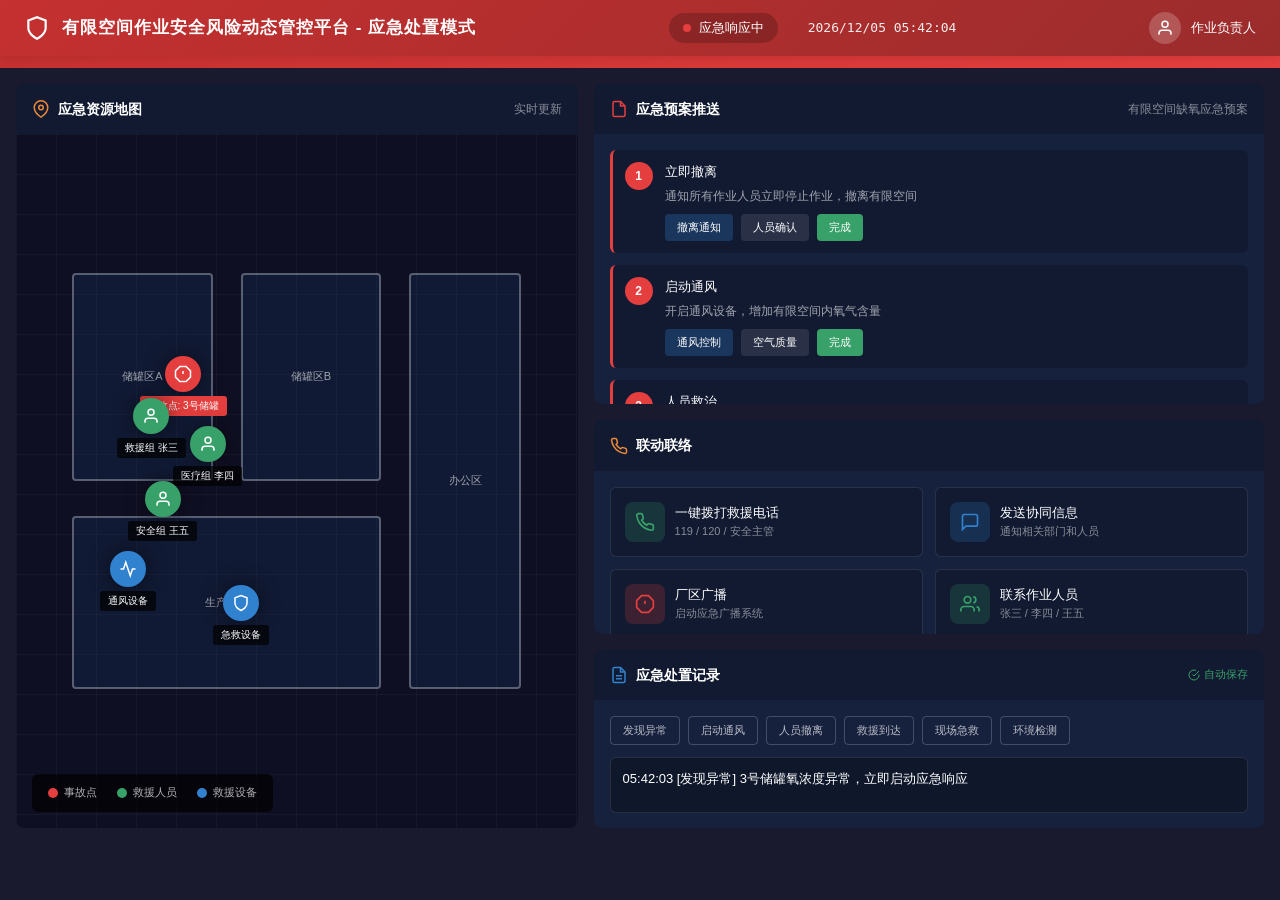
<file: pages/emergency.html>
<!DOCTYPE html>
<html lang="zh-CN">
<head>
    <meta charset="UTF-8">
    <meta name="viewport" content="width=device-width, initial-scale=1.0">
    <title>应急处置 - 有限空间作业安全风险动态管控平台</title>
    <link rel="stylesheet" href="../style.css">
    <style>
        body {
            background-color: #1a1a2e;
        }
        .emergency-page {
            height: calc(100vh - 56px);
            display: flex;
            flex-direction: column;
        }
        .emergency-header {
            background: linear-gradient(90deg, #c53030 0%, #e53e3e 100%);
            padding: 16px 24px;
            display: flex;
            justify-content: space-between;
            align-items: center;
        }
        .emergency-title {
            display: flex;
            align-items: center;
            gap: 12px;
            color: white;
        }
        .emergency-title svg {
            width: 28px;
            height: 28px;
            animation: alertBlink 0.5s ease infinite alternate;
        }
        @keyframes alertBlink {
            0% { opacity: 1; }
            100% { opacity: 0.5; }
        }
        .emergency-title h2 {
            font-size: 20px;
            font-weight: bold;
        }
        .emergency-status {
            display: flex;
            align-items: center;
            gap: 20px;
        }
        .status-item {
            display: flex;
            align-items: center;
            gap: 8px;
            color: white;
        }
        .status-item svg {
            width: 18px;
            height: 18px;
        }
        .status-item span {
            font-size: 13px;
        }
        .emergency-content {
            flex: 1;
            display: flex;
            gap: 16px;
            padding: 16px;
            overflow: hidden;
        }
        .resource-map {
            width: 45%;
            background-color: #16213e;
            border-radius: 8px;
            display: flex;
            flex-direction: column;
            overflow: hidden;
        }
        .map-header {
            padding: 14px 16px;
            background-color: rgba(0, 0, 0, 0.2);
            display: flex;
            justify-content: space-between;
            align-items: center;
        }
        .map-title {
            font-size: 14px;
            font-weight: bold;
            color: white;
            display: flex;
            align-items: center;
            gap: 8px;
        }
        .map-title svg {
            width: 18px;
            height: 18px;
            stroke: var(--warning-color);
        }
        .map-container {
            flex: 1;
            position: relative;
            background-color: #0f0f23;
        }
        .map-grid {
            position: absolute;
            top: 0;
            left: 0;
            right: 0;
            bottom: 0;
            background-image: 
                linear-gradient(rgba(255,255,255,0.03) 1px, transparent 1px),
                linear-gradient(90deg, rgba(255,255,255,0.03) 1px, transparent 1px);
            background-size: 40px 40px;
        }
        .map-building {
            position: absolute;
            border: 2px solid rgba(255, 255, 255, 0.3);
            border-radius: 4px;
            background-color: rgba(26, 54, 93, 0.3);
            display: flex;
            align-items: center;
            justify-content: center;
            color: rgba(255, 255, 255, 0.6);
            font-size: 11px;
        }
        .resource-marker {
            position: absolute;
            display: flex;
            flex-direction: column;
            align-items: center;
            gap: 4px;
            cursor: pointer;
            transition: transform 0.3s ease;
        }
        .resource-marker:hover {
            transform: scale(1.1);
        }
        .marker-icon {
            width: 36px;
            height: 36px;
            border-radius: 50%;
            display: flex;
            align-items: center;
            justify-content: center;
            box-shadow: 0 0 20px rgba(0, 0, 0, 0.5);
        }
        .marker-icon.person {
            background-color: var(--success-color);
        }
        .marker-icon.equipment {
            background-color: var(--info-color);
        }
        .marker-icon.danger {
            background-color: var(--danger-color);
            animation: markerPulse 1s infinite;
        }
        @keyframes markerPulse {
            0%, 100% { box-shadow: 0 0 0 0 rgba(229, 62, 62, 0.7); }
            50% { box-shadow: 0 0 0 15px rgba(229, 62, 62, 0); }
        }
        .marker-icon svg {
            width: 18px;
            height: 18px;
            stroke: white;
        }
        .marker-label {
            background-color: rgba(0, 0, 0, 0.7);
            color: white;
            padding: 2px 8px;
            border-radius: 3px;
            font-size: 10px;
            white-space: nowrap;
        }
        .right-panel {
            flex: 1;
            display: flex;
            flex-direction: column;
            gap: 16px;
        }
        .plan-section {
            height: 45%;
            background-color: #16213e;
            border-radius: 8px;
            display: flex;
            flex-direction: column;
            overflow: hidden;
        }
        .plan-header {
            padding: 14px 16px;
            background-color: rgba(0, 0, 0, 0.2);
            display: flex;
            justify-content: space-between;
            align-items: center;
        }
        .plan-title {
            font-size: 14px;
            font-weight: bold;
            color: white;
            display: flex;
            align-items: center;
            gap: 8px;
        }
        .plan-title svg {
            width: 18px;
            height: 18px;
            stroke: var(--danger-color);
        }
        .plan-content {
            flex: 1;
            overflow-y: auto;
            padding: 16px;
        }
        .plan-step {
            display: flex;
            gap: 12px;
            margin-bottom: 12px;
            padding: 12px;
            background-color: rgba(0, 0, 0, 0.2);
            border-radius: 6px;
            border-left: 3px solid var(--danger-color);
        }
        .plan-step.completed {
            border-left-color: var(--success-color);
            opacity: 0.7;
        }
        .step-number {
            width: 28px;
            height: 28px;
            background-color: var(--danger-color);
            border-radius: 50%;
            display: flex;
            align-items: center;
            justify-content: center;
            color: white;
            font-size: 12px;
            font-weight: bold;
            flex-shrink: 0;
        }
        .plan-step.completed .step-number {
            background-color: var(--success-color);
        }
        .step-content {
            flex: 1;
        }
        .step-title {
            font-size: 13px;
            font-weight: 500;
            color: white;
            margin-bottom: 4px;
        }
        .step-desc {
            font-size: 12px;
            color: rgba(255, 255, 255, 0.6);
            margin-bottom: 8px;
        }
        .step-actions {
            display: flex;
            gap: 8px;
            flex-wrap: wrap;
        }
        .step-btn {
            padding: 6px 12px;
            font-size: 11px;
            border-radius: 4px;
            cursor: pointer;
            transition: all 0.3s ease;
            border: none;
            background-color: rgba(255, 255, 255, 0.1);
            color: white;
        }
        .step-btn:hover {
            background-color: rgba(255, 255, 255, 0.2);
        }
        .step-btn.primary {
            background-color: var(--primary-color);
        }
        .step-btn.primary:hover {
            background-color: var(--primary-dark);
        }
        .step-btn.success {
            background-color: var(--success-color);
        }
        .step-btn.warning {
            background-color: var(--warning-color);
        }
        .contact-section {
            height: 30%;
            background-color: #16213e;
            border-radius: 8px;
            display: flex;
            flex-direction: column;
            overflow: hidden;
        }
        .contact-header {
            padding: 14px 16px;
            background-color: rgba(0, 0, 0, 0.2);
        }
        .contact-title {
            font-size: 14px;
            font-weight: bold;
            color: white;
            display: flex;
            align-items: center;
            gap: 8px;
        }
        .contact-title svg {
            width: 18px;
            height: 18px;
            stroke: var(--warning-color);
        }
        .contact-content {
            flex: 1;
            padding: 16px;
            display: grid;
            grid-template-columns: repeat(2, 1fr);
            gap: 12px;
        }
        .contact-btn {
            display: flex;
            align-items: center;
            gap: 10px;
            padding: 14px;
            background-color: rgba(0, 0, 0, 0.2);
            border-radius: 6px;
            cursor: pointer;
            transition: all 0.3s ease;
            border: 1px solid rgba(255, 255, 255, 0.1);
        }
        .contact-btn:hover {
            background-color: rgba(255, 255, 255, 0.1);
            border-color: var(--primary-light);
        }
        .contact-btn-icon {
            width: 40px;
            height: 40px;
            border-radius: 8px;
            display: flex;
            align-items: center;
            justify-content: center;
        }
        .contact-btn-icon.call {
            background-color: rgba(56, 161, 105, 0.2);
        }
        .contact-btn-icon.call svg { stroke: var(--success-color); }
        .contact-btn-icon.message {
            background-color: rgba(49, 130, 206, 0.2);
        }
        .contact-btn-icon.message svg { stroke: var(--info-color); }
        .contact-btn-icon.alert {
            background-color: rgba(229, 62, 62, 0.2);
        }
        .contact-btn-icon.alert svg { stroke: var(--danger-color); }
        .contact-btn-icon svg {
            width: 20px;
            height: 20px;
        }
        .contact-btn-info {
            flex: 1;
        }
        .contact-btn-name {
            font-size: 13px;
            font-weight: 500;
            color: white;
        }
        .contact-btn-desc {
            font-size: 11px;
            color: rgba(255, 255, 255, 0.5);
        }
        .record-section {
            height: 25%;
            background-color: #16213e;
            border-radius: 8px;
            display: flex;
            flex-direction: column;
            overflow: hidden;
        }
        .record-header {
            padding: 14px 16px;
            background-color: rgba(0, 0, 0, 0.2);
            display: flex;
            justify-content: space-between;
            align-items: center;
        }
        .record-title {
            font-size: 14px;
            font-weight: bold;
            color: white;
            display: flex;
            align-items: center;
            gap: 8px;
        }
        .record-title svg {
            width: 18px;
            height: 18px;
            stroke: var(--info-color);
        }
        .auto-save {
            font-size: 11px;
            color: var(--success-color);
            display: flex;
            align-items: center;
            gap: 4px;
        }
        .auto-save svg {
            width: 12px;
            height: 12px;
        }
        .record-content {
            flex: 1;
            padding: 16px;
            display: flex;
            flex-direction: column;
        }
        .record-textarea {
            flex: 1;
            background-color: rgba(0, 0, 0, 0.3);
            border: 1px solid rgba(255, 255, 255, 0.1);
            border-radius: 6px;
            padding: 12px;
            color: white;
            font-size: 13px;
            resize: none;
            font-family: 'Microsoft YaHei', Arial, sans-serif;
        }
        .record-textarea::placeholder {
            color: rgba(255, 255, 255, 0.3);
        }
        .record-textarea:focus {
            outline: none;
            border-color: var(--primary-light);
        }
        .record-timeline {
            margin-top: 12px;
            max-height: 80px;
            overflow-y: auto;
        }
        .record-item {
            display: flex;
            gap: 10px;
            padding: 8px 0;
            border-bottom: 1px solid rgba(255, 255, 255, 0.05);
        }
        .record-item:last-child {
            border-bottom: none;
        }
        .record-time {
            font-size: 11px;
            color: var(--info-color);
            flex-shrink: 0;
        }
        .record-text {
            font-size: 12px;
            color: rgba(255, 255, 255, 0.7);
        }
        .legend-bar {
            position: absolute;
            bottom: 16px;
            left: 16px;
            background-color: rgba(0, 0, 0, 0.7);
            padding: 10px 16px;
            border-radius: 6px;
            display: flex;
            gap: 20px;
        }
        .legend-item {
            display: flex;
            align-items: center;
            gap: 6px;
        }
        .legend-dot {
            width: 10px;
            height: 10px;
            border-radius: 50%;
        }
        .legend-dot.danger { background-color: var(--danger-color); }
        .legend-dot.person { background-color: var(--success-color); }
        .legend-dot.equipment { background-color: var(--info-color); }
        .legend-text {
            font-size: 11px;
            color: rgba(255, 255, 255, 0.7);
        }
        .modal-overlay {
            display: none;
            position: fixed;
            top: 0;
            left: 0;
            right: 0;
            bottom: 0;
            background-color: rgba(0, 0, 0, 0.7);
            z-index: 1500;
            align-items: center;
            justify-content: center;
        }
        .modal-overlay.show {
            display: flex;
        }
        .modal-container {
            background-color: #16213e;
            border-radius: 12px;
            width: 90%;
            max-width: 700px;
            max-height: 85vh;
            display: flex;
            flex-direction: column;
            box-shadow: 0 10px 40px rgba(0, 0, 0, 0.5);
            border: 1px solid rgba(255, 255, 255, 0.1);
        }
        .modal-container.large {
            max-width: 900px;
        }
        .modal-container.xlarge {
            max-width: 1100px;
        }
        .modal-header {
            padding: 16px 20px;
            border-bottom: 1px solid rgba(255, 255, 255, 0.1);
            display: flex;
            justify-content: space-between;
            align-items: center;
            flex-shrink: 0;
        }
        .modal-title {
            font-size: 16px;
            font-weight: bold;
            color: white;
            display: flex;
            align-items: center;
            gap: 8px;
        }
        .modal-title svg {
            width: 20px;
            height: 20px;
        }
        .modal-close {
            background: none;
            border: none;
            font-size: 24px;
            cursor: pointer;
            color: rgba(255, 255, 255, 0.5);
            width: 32px;
            height: 32px;
            display: flex;
            align-items: center;
            justify-content: center;
            border-radius: 4px;
        }
        .modal-close:hover {
            background-color: rgba(255, 255, 255, 0.1);
            color: white;
        }
        .modal-body {
            padding: 20px;
            overflow-y: auto;
            flex: 1;
        }
        .modal-footer {
            padding: 16px 20px;
            border-top: 1px solid rgba(255, 255, 255, 0.1);
            display: flex;
            justify-content: flex-end;
            gap: 12px;
            flex-shrink: 0;
        }
        .modal-btn {
            padding: 10px 20px;
            font-size: 13px;
            border-radius: 6px;
            cursor: pointer;
            transition: all 0.3s ease;
            border: none;
        }
        .modal-btn.secondary {
            background-color: rgba(255, 255, 255, 0.1);
            color: white;
        }
        .modal-btn.secondary:hover {
            background-color: rgba(255, 255, 255, 0.2);
        }
        .modal-btn.primary {
            background-color: var(--primary-color);
            color: white;
        }
        .modal-btn.primary:hover {
            background-color: var(--primary-dark);
        }
        .modal-btn.danger {
            background-color: var(--danger-color);
            color: white;
        }
        .modal-btn.success {
            background-color: var(--success-color);
            color: white;
        }
        .sensor-grid {
            display: grid;
            grid-template-columns: repeat(3, 1fr);
            gap: 16px;
            margin-bottom: 20px;
        }
        .sensor-card {
            background-color: rgba(0, 0, 0, 0.3);
            border-radius: 8px;
            padding: 16px;
            text-align: center;
        }
        .sensor-label {
            font-size: 12px;
            color: rgba(255, 255, 255, 0.5);
            margin-bottom: 8px;
        }
        .sensor-value {
            font-size: 28px;
            font-weight: bold;
            margin-bottom: 4px;
        }
        .sensor-value.normal { color: var(--success-color); }
        .sensor-value.warning { color: var(--warning-color); }
        .sensor-value.danger { color: var(--danger-color); }
        .sensor-unit {
            font-size: 12px;
            color: rgba(255, 255, 255, 0.5);
        }
        .sensor-status {
            font-size: 11px;
            margin-top: 8px;
            padding: 4px 8px;
            border-radius: 4px;
            display: inline-block;
        }
        .sensor-status.normal { background-color: rgba(56, 161, 105, 0.2); color: var(--success-color); }
        .sensor-status.warning { background-color: rgba(237, 137, 54, 0.2); color: var(--warning-color); }
        .sensor-status.danger { background-color: rgba(229, 62, 62, 0.2); color: var(--danger-color); }
        .video-grid {
            display: grid;
            grid-template-columns: repeat(2, 1fr);
            gap: 16px;
        }
        .video-card {
            background-color: rgba(0, 0, 0, 0.5);
            border-radius: 8px;
            overflow: hidden;
        }
        .video-header {
            padding: 10px 12px;
            background-color: rgba(0, 0, 0, 0.3);
            display: flex;
            justify-content: space-between;
            align-items: center;
        }
        .video-name {
            font-size: 12px;
            color: white;
            font-weight: 500;
        }
        .video-status {
            font-size: 10px;
            padding: 2px 6px;
            border-radius: 3px;
            background-color: var(--success-color);
            color: white;
        }
        .video-content {
            height: 150px;
            background: linear-gradient(135deg, #1a1a2e 0%, #16213e 100%);
            display: flex;
            align-items: center;
            justify-content: center;
            color: rgba(255, 255, 255, 0.3);
            font-size: 12px;
        }
        .video-content svg {
            width: 40px;
            height: 40px;
            margin-bottom: 8px;
        }
        .contact-list {
            display: flex;
            flex-direction: column;
            gap: 12px;
        }
        .contact-item {
            display: flex;
            align-items: center;
            gap: 12px;
            padding: 14px;
            background-color: rgba(0, 0, 0, 0.2);
            border-radius: 8px;
            border: 1px solid rgba(255, 255, 255, 0.05);
        }
        .contact-avatar {
            width: 44px;
            height: 44px;
            border-radius: 50%;
            background-color: rgba(49, 130, 206, 0.2);
            display: flex;
            align-items: center;
            justify-content: center;
        }
        .contact-avatar svg {
            width: 22px;
            height: 22px;
            stroke: var(--info-color);
        }
        .contact-info {
            flex: 1;
        }
        .contact-name {
            font-size: 14px;
            font-weight: 500;
            color: white;
        }
        .contact-role {
            font-size: 12px;
            color: rgba(255, 255, 255, 0.5);
        }
        .contact-phone {
            font-size: 12px;
            color: var(--info-color);
        }
        .contact-actions {
            display: flex;
            gap: 8px;
        }
        .contact-action-btn {
            width: 36px;
            height: 36px;
            border-radius: 50%;
            display: flex;
            align-items: center;
            justify-content: center;
            cursor: pointer;
            transition: all 0.3s ease;
            border: none;
        }
        .contact-action-btn.call {
            background-color: rgba(56, 161, 105, 0.2);
        }
        .contact-action-btn.call:hover {
            background-color: var(--success-color);
        }
        .contact-action-btn.call:hover svg { stroke: white; }
        .contact-action-btn.message {
            background-color: rgba(49, 130, 206, 0.2);
        }
        .contact-action-btn.message:hover {
            background-color: var(--info-color);
        }
        .contact-action-btn.message:hover svg { stroke: white; }
        .contact-action-btn svg {
            width: 16px;
            height: 16px;
        }
        .contact-action-btn.call svg { stroke: var(--success-color); }
        .contact-action-btn.message svg { stroke: var(--info-color); }
        .broadcast-content {
            background-color: rgba(0, 0, 0, 0.3);
            border-radius: 8px;
            padding: 16px;
            margin-bottom: 16px;
        }
        .broadcast-text {
            font-size: 14px;
            color: white;
            line-height: 1.6;
            margin-bottom: 12px;
        }
        .broadcast-areas {
            display: flex;
            flex-wrap: wrap;
            gap: 8px;
        }
        .broadcast-area {
            padding: 6px 12px;
            background-color: rgba(229, 62, 62, 0.2);
            border-radius: 4px;
            font-size: 12px;
            color: var(--danger-color);
        }
        .personnel-grid {
            display: grid;
            grid-template-columns: repeat(2, 1fr);
            gap: 12px;
        }
        .personnel-card {
            background-color: rgba(0, 0, 0, 0.2);
            border-radius: 8px;
            padding: 14px;
            display: flex;
            align-items: center;
            gap: 12px;
        }
        .personnel-avatar {
            width: 40px;
            height: 40px;
            border-radius: 50%;
            background-color: var(--success-color);
            display: flex;
            align-items: center;
            justify-content: center;
        }
        .personnel-avatar svg {
            width: 20px;
            height: 20px;
            stroke: white;
        }
        .personnel-info {
            flex: 1;
        }
        .personnel-name {
            font-size: 13px;
            font-weight: 500;
            color: white;
        }
        .personnel-status {
            font-size: 11px;
            color: var(--success-color);
        }
        .personnel-status.warning {
            color: var(--warning-color);
        }
        .ventilation-control {
            display: grid;
            grid-template-columns: repeat(2, 1fr);
            gap: 16px;
            margin-bottom: 20px;
        }
        .vent-card {
            background-color: rgba(0, 0, 0, 0.3);
            border-radius: 8px;
            padding: 16px;
            text-align: center;
        }
        .vent-name {
            font-size: 13px;
            color: white;
            margin-bottom: 8px;
        }
        .vent-status {
            font-size: 11px;
            padding: 4px 12px;
            border-radius: 4px;
            display: inline-block;
            margin-bottom: 12px;
        }
        .vent-status.on { background-color: rgba(56, 161, 105, 0.2); color: var(--success-color); }
        .vent-status.off { background-color: rgba(255, 255, 255, 0.1); color: rgba(255, 255, 255, 0.5); }
        .vent-toggle {
            padding: 8px 20px;
            border-radius: 4px;
            border: none;
            cursor: pointer;
            font-size: 12px;
            transition: all 0.3s ease;
        }
        .vent-toggle.on {
            background-color: var(--success-color);
            color: white;
        }
        .vent-toggle.off {
            background-color: rgba(255, 255, 255, 0.1);
            color: white;
        }
        .first-aid-section {
            margin-bottom: 20px;
        }
        .aid-step {
            display: flex;
            gap: 12px;
            padding: 12px;
            background-color: rgba(0, 0, 0, 0.2);
            border-radius: 6px;
            margin-bottom: 10px;
        }
        .aid-number {
            width: 24px;
            height: 24px;
            background-color: var(--danger-color);
            border-radius: 50%;
            display: flex;
            align-items: center;
            justify-content: center;
            color: white;
            font-size: 12px;
            font-weight: bold;
            flex-shrink: 0;
        }
        .aid-content {
            flex: 1;
        }
        .aid-title {
            font-size: 13px;
            font-weight: 500;
            color: white;
            margin-bottom: 4px;
        }
        .aid-desc {
            font-size: 12px;
            color: rgba(255, 255, 255, 0.5);
        }
        .detection-history {
            background-color: rgba(0, 0, 0, 0.3);
            border-radius: 8px;
            padding: 16px;
        }
        .detection-title {
            font-size: 13px;
            font-weight: bold;
            color: white;
            margin-bottom: 12px;
        }
        .detection-chart {
            display: flex;
            align-items: flex-end;
            gap: 8px;
            height: 100px;
        }
        .detection-bar {
            flex: 1;
            display: flex;
            flex-direction: column;
            align-items: center;
        }
        .detection-bar-fill {
            width: 100%;
            max-width: 30px;
            border-radius: 4px 4px 0 0;
            background-color: var(--success-color);
        }
        .detection-bar-fill.warning {
            background-color: var(--warning-color);
        }
        .detection-bar-fill.danger {
            background-color: var(--danger-color);
        }
        .detection-bar-label {
            font-size: 10px;
            color: rgba(255, 255, 255, 0.5);
            margin-top: 4px;
        }
        .record-quick-actions {
            display: flex;
            gap: 8px;
            margin-bottom: 12px;
            flex-wrap: wrap;
        }
        .quick-action-btn {
            padding: 6px 12px;
            font-size: 11px;
            border-radius: 4px;
            cursor: pointer;
            transition: all 0.3s ease;
            border: 1px solid rgba(255, 255, 255, 0.2);
            background-color: transparent;
            color: rgba(255, 255, 255, 0.7);
        }
        .quick-action-btn:hover {
            background-color: rgba(255, 255, 255, 0.1);
            color: white;
        }
    </style>
</head>
<body>
    <header class="top-bar" style="background: linear-gradient(135deg, #c53030 0%, #9b2c2c 100%);">
        <div class="top-bar-left">
            <svg class="logo-icon" viewBox="0 0 24 24" fill="none" stroke="currentColor" stroke-width="2">
                <path d="M12 22s8-4 8-10V5l-8-3-8 3v7c0 6 8 10 8 10z"/>
            </svg>
            <h1 class="platform-title">有限空间作业安全风险动态管控平台 - 应急处置模式</h1>
        </div>
        <div class="top-bar-center">
            <div class="realtime-alert" style="background-color: rgba(0, 0, 0, 0.2);">
                <span class="alert-pulse"></span>
                <span class="alert-text">应急响应中</span>
            </div>
            <div class="current-time" id="currentTime"></div>
        </div>
        <div class="user-section">
            <div class="user-avatar">
                <svg viewBox="0 0 24 24" fill="none" stroke="currentColor" stroke-width="2">
                    <path d="M20 21v-2a4 4 0 0 0-4-4H8a4 4 0 0 0-4 4v2"/>
                    <circle cx="12" cy="7" r="4"/>
                </svg>
            </div>
            <span class="user-name">应急指挥</span>
        </div>
    </header>

    <div class="emergency-page">
        <div class="emergency-header">
            <div class="emergency-title">
                <svg viewBox="0 0 24 24" fill="none" stroke="currentColor" stroke-width="2">
                    <polygon points="7.86 2 16.14 2 22 7.86 22 16.14 16.14 22 7.86 22 2 16.14 2 7.86 7.86 2"/>
                    <line x1="12" y1="8" x2="12" y2="12"/>
                    <line x1="12" y1="16" x2="12.01" y2="16"/>
                </svg>
                <h2>3号储罐氧浓度异常 - 应急处置</h2>
            </div>
            <div class="emergency-status">
                <div class="status-item">
                    <svg viewBox="0 0 24 24" fill="none" stroke="currentColor" stroke-width="2">
                        <circle cx="12" cy="12" r="10"/>
                        <polyline points="12 6 12 12 16 14"/>
                    </svg>
                    <span>响应时间: <span id="responseTime">10:30:15</span></span>
                </div>
                <div class="status-item">
                    <svg viewBox="0 0 24 24" fill="none" stroke="currentColor" stroke-width="2">
                        <path d="M10.29 3.86L1.82 18a2 2 0 0 0 1.71 3h16.94a2 2 0 0 0 1.71-3L13.71 3.86a2 2 0 0 0-3.42 0z"/>
                    </svg>
                    <span>当前状态: <span id="currentStatus">处置中</span></span>
                </div>
                <button class="btn" onclick="showEndEmergencyModal()" style="background-color: rgba(255,255,255,0.2); color: white; border: 1px solid rgba(255,255,255,0.3);">结束应急</button>
            </div>
        </div>

        <div class="emergency-content">
            <div class="resource-map">
                <div class="map-header">
                    <div class="map-title">
                        <svg viewBox="0 0 24 24" fill="none" stroke="currentColor" stroke-width="2">
                            <path d="M21 10c0 7-9 13-9 13s-9-6-9-13a9 9 0 0 1 18 0z"/>
                            <circle cx="12" cy="10" r="3"/>
                        </svg>
                        应急资源地图
                    </div>
                    <span style="color: rgba(255,255,255,0.5); font-size: 12px;">实时更新</span>
                </div>
                <div class="map-container">
                    <div class="map-grid"></div>
                    <div class="map-building" style="top: 20%; left: 10%; width: 25%; height: 30%;">储罐区A</div>
                    <div class="map-building" style="top: 20%; left: 40%; width: 25%; height: 30%;">储罐区B</div>
                    <div class="map-building" style="top: 55%; left: 10%; width: 55%; height: 25%;">生产车间</div>
                    <div class="map-building" style="top: 20%; left: 70%; width: 20%; height: 60%;">办公区</div>
                    
                    <div class="resource-marker" style="top: 32%; left: 22%;" onclick="showAccidentModal()">
                        <div class="marker-icon danger">
                            <svg viewBox="0 0 24 24" fill="none" stroke="currentColor" stroke-width="2">
                                <polygon points="7.86 2 16.14 2 22 7.86 22 16.14 16.14 22 7.86 22 2 16.14 2 7.86 7.86 2"/>
                                <line x1="12" y1="8" x2="12" y2="12"/>
                                <line x1="12" y1="16" x2="12.01" y2="16"/>
                            </svg>
                        </div>
                        <span class="marker-label" style="background-color: var(--danger-color);">事故点: 3号储罐</span>
                    </div>
                    
                    <div class="resource-marker" style="top: 38%; left: 18%;" onclick="showPersonnelModal('张三')">
                        <div class="marker-icon person">
                            <svg viewBox="0 0 24 24" fill="none" stroke="currentColor" stroke-width="2">
                                <path d="M20 21v-2a4 4 0 0 0-4-4H8a4 4 0 0 0-4 4v2"/>
                                <circle cx="12" cy="7" r="4"/>
                            </svg>
                        </div>
                        <span class="marker-label">救援组 张三</span>
                    </div>
                    <div class="resource-marker" style="top: 42%; left: 28%;" onclick="showPersonnelModal('李四')">
                        <div class="marker-icon person">
                            <svg viewBox="0 0 24 24" fill="none" stroke="currentColor" stroke-width="2">
                                <path d="M20 21v-2a4 4 0 0 0-4-4H8a4 4 0 0 0-4 4v2"/>
                                <circle cx="12" cy="7" r="4"/>
                            </svg>
                        </div>
                        <span class="marker-label">医疗组 李四</span>
                    </div>
                    <div class="resource-marker" style="top: 50%; left: 20%;" onclick="showPersonnelModal('王五')">
                        <div class="marker-icon person">
                            <svg viewBox="0 0 24 24" fill="none" stroke="currentColor" stroke-width="2">
                                <path d="M20 21v-2a4 4 0 0 0-4-4H8a4 4 0 0 0-4 4v2"/>
                                <circle cx="12" cy="7" r="4"/>
                            </svg>
                        </div>
                        <span class="marker-label">安全组 王五</span>
                    </div>
                    
                    <div class="resource-marker" style="top: 60%; left: 15%;" onclick="showEquipmentModal('通风设备')">
                        <div class="marker-icon equipment">
                            <svg viewBox="0 0 24 24" fill="none" stroke="currentColor" stroke-width="2">
                                <path d="M22 12h-4l-3 9L9 3l-3 9H2"/>
                            </svg>
                        </div>
                        <span class="marker-label">通风设备</span>
                    </div>
                    <div class="resource-marker" style="top: 65%; left: 35%;" onclick="showEquipmentModal('急救设备')">
                        <div class="marker-icon equipment">
                            <svg viewBox="0 0 24 24" fill="none" stroke="currentColor" stroke-width="2">
                                <path d="M12 22s8-4 8-10V5l-8-3-8 3v7c0 6 8 10 8 10z"/>
                            </svg>
                        </div>
                        <span class="marker-label">急救设备</span>
                    </div>
                    
                    <div class="legend-bar">
                        <div class="legend-item">
                            <div class="legend-dot danger"></div>
                            <span class="legend-text">事故点</span>
                        </div>
                        <div class="legend-item">
                            <div class="legend-dot person"></div>
                            <span class="legend-text">救援人员</span>
                        </div>
                        <div class="legend-item">
                            <div class="legend-dot equipment"></div>
                            <span class="legend-text">救援设备</span>
                        </div>
                    </div>
                </div>
            </div>

            <div class="right-panel">
                <div class="plan-section">
                    <div class="plan-header">
                        <div class="plan-title">
                            <svg viewBox="0 0 24 24" fill="none" stroke="currentColor" stroke-width="2">
                                <path d="M14 2H6a2 2 0 0 0-2 2v16a2 2 0 0 0 2 2h12a2 2 0 0 0 2-2V8z"/>
                                <polyline points="14 2 14 8 20 8"/>
                            </svg>
                            应急预案推送
                        </div>
                        <span style="color: rgba(255,255,255,0.5); font-size: 12px;">有限空间缺氧应急预案</span>
                    </div>
                    <div class="plan-content">
                        <div class="plan-step" id="step1">
                            <div class="step-number">1</div>
                            <div class="step-content">
                                <div class="step-title">立即撤离</div>
                                <div class="step-desc">通知所有作业人员立即停止作业，撤离有限空间</div>
                                <div class="step-actions">
                                    <button class="step-btn primary" onclick="showEvacuateModal()">撤离通知</button>
                                    <button class="step-btn" onclick="showPersonnelStatusModal()">人员确认</button>
                                    <button class="step-btn success" onclick="completeStep(1)">完成</button>
                                </div>
                            </div>
                        </div>
                        <div class="plan-step" id="step2">
                            <div class="step-number">2</div>
                            <div class="step-content">
                                <div class="step-title">启动通风</div>
                                <div class="step-desc">开启通风设备，增加有限空间内氧气含量</div>
                                <div class="step-actions">
                                    <button class="step-btn primary" onclick="showVentilationModal()">通风控制</button>
                                    <button class="step-btn" onclick="showAirQualityModal()">空气质量</button>
                                    <button class="step-btn success" onclick="completeStep(2)">完成</button>
                                </div>
                            </div>
                        </div>
                        <div class="plan-step" id="step3">
                            <div class="step-number">3</div>
                            <div class="step-content">
                                <div class="step-title">人员救治</div>
                                <div class="step-desc">对受影响人员进行现场急救，必要时送医</div>
                                <div class="step-actions">
                                    <button class="step-btn primary" onclick="showFirstAidModal()">急救指南</button>
                                    <button class="step-btn" onclick="showAmbulanceModal()">呼叫救护车</button>
                                    <button class="step-btn success" onclick="completeStep(3)">完成</button>
                                </div>
                            </div>
                        </div>
                        <div class="plan-step" id="step4">
                            <div class="step-number">4</div>
                            <div class="step-content">
                                <div class="step-title">环境检测</div>
                                <div class="step-desc">持续监测气体浓度，确认安全后方可恢复作业</div>
                                <div class="step-actions">
                                    <button class="step-btn primary" onclick="showDetectionModal()">实时监测</button>
                                    <button class="step-btn" onclick="showHistoryModal()">历史数据</button>
                                    <button class="step-btn success" onclick="completeStep(4)">完成</button>
                                </div>
                            </div>
                        </div>
                    </div>
                </div>

                <div class="contact-section">
                    <div class="contact-header">
                        <div class="contact-title">
                            <svg viewBox="0 0 24 24" fill="none" stroke="currentColor" stroke-width="2">
                                <path d="M22 16.92v3a2 2 0 0 1-2.18 2 19.79 19.79 0 0 1-8.63-3.07 19.5 19.5 0 0 1-6-6 19.79 19.79 0 0 1-3.07-8.67A2 2 0 0 1 4.11 2h3a2 2 0 0 1 2 1.72 12.84 12.84 0 0 0 .7 2.81 2 2 0 0 1-.45 2.11L8.09 9.91a16 16 0 0 0 6 6l1.27-1.27a2 2 0 0 1 2.11-.45 12.84 12.84 0 0 0 2.81.7A2 2 0 0 1 22 16.92z"/>
                            </svg>
                            联动联络
                        </div>
                    </div>
                    <div class="contact-content">
                        <div class="contact-btn" onclick="showEmergencyCallModal()">
                            <div class="contact-btn-icon call">
                                <svg viewBox="0 0 24 24" fill="none" stroke="currentColor" stroke-width="2">
                                    <path d="M22 16.92v3a2 2 0 0 1-2.18 2 19.79 19.79 0 0 1-8.63-3.07 19.5 19.5 0 0 1-6-6 19.79 19.79 0 0 1-3.07-8.67A2 2 0 0 1 4.11 2h3a2 2 0 0 1 2 1.72 12.84 12.84 0 0 0 .7 2.81 2 2 0 0 1-.45 2.11L8.09 9.91a16 16 0 0 0 6 6l1.27-1.27a2 2 0 0 1 2.11-.45 12.84 12.84 0 0 0 2.81.7A2 2 0 0 1 22 16.92z"/>
                                </svg>
                            </div>
                            <div class="contact-btn-info">
                                <div class="contact-btn-name">一键拨打救援电话</div>
                                <div class="contact-btn-desc">119 / 120 / 安全主管</div>
                            </div>
                        </div>
                        <div class="contact-btn" onclick="showSendMessageModal()">
                            <div class="contact-btn-icon message">
                                <svg viewBox="0 0 24 24" fill="none" stroke="currentColor" stroke-width="2">
                                    <path d="M21 15a2 2 0 0 1-2 2H7l-4 4V5a2 2 0 0 1 2-2h14a2 2 0 0 1 2 2z"/>
                                </svg>
                            </div>
                            <div class="contact-btn-info">
                                <div class="contact-btn-name">发送协同信息</div>
                                <div class="contact-btn-desc">通知相关部门和人员</div>
                            </div>
                        </div>
                        <div class="contact-btn" onclick="showBroadcastModal()">
                            <div class="contact-btn-icon alert">
                                <svg viewBox="0 0 24 24" fill="none" stroke="currentColor" stroke-width="2">
                                    <polygon points="7.86 2 16.14 2 22 7.86 22 16.14 16.14 22 7.86 22 2 16.14 2 7.86 7.86 2"/>
                                    <line x1="12" y1="8" x2="12" y2="12"/>
                                    <line x1="12" y1="16" x2="12.01" y2="16"/>
                                </svg>
                            </div>
                            <div class="contact-btn-info">
                                <div class="contact-btn-name">厂区广播</div>
                                <div class="contact-btn-desc">启动应急广播系统</div>
                            </div>
                        </div>
                        <div class="contact-btn" onclick="showContactWorkersModal()">
                            <div class="contact-btn-icon call">
                                <svg viewBox="0 0 24 24" fill="none" stroke="currentColor" stroke-width="2">
                                    <path d="M17 21v-2a4 4 0 0 0-4-4H5a4 4 0 0 0-4 4v2"/>
                                    <circle cx="9" cy="7" r="4"/>
                                    <path d="M23 21v-2a4 4 0 0 0-3-3.87"/>
                                    <path d="M16 3.13a4 4 0 0 1 0 7.75"/>
                                </svg>
                            </div>
                            <div class="contact-btn-info">
                                <div class="contact-btn-name">联系作业人员</div>
                                <div class="contact-btn-desc">张三 / 李四 / 王五</div>
                            </div>
                        </div>
                    </div>
                </div>

                <div class="record-section">
                    <div class="record-header">
                        <div class="record-title">
                            <svg viewBox="0 0 24 24" fill="none" stroke="currentColor" stroke-width="2">
                                <path d="M14 2H6a2 2 0 0 0-2 2v16a2 2 0 0 0 2 2h12a2 2 0 0 0 2-2V8z"/>
                                <polyline points="14 2 14 8 20 8"/>
                                <line x1="16" y1="13" x2="8" y2="13"/>
                                <line x1="16" y1="17" x2="8" y2="17"/>
                            </svg>
                            应急处置记录
                        </div>
                        <div class="auto-save">
                            <svg viewBox="0 0 24 24" fill="none" stroke="currentColor" stroke-width="2">
                                <path d="M22 11.08V12a10 10 0 1 1-5.93-9.14"/>
                                <polyline points="22 4 12 14.01 9 11.01"/>
                            </svg>
                            自动保存
                        </div>
                    </div>
                    <div class="record-content">
                        <div class="record-quick-actions">
                            <button class="quick-action-btn" onclick="addRecord('发现异常')">发现异常</button>
                            <button class="quick-action-btn" onclick="addRecord('启动通风')">启动通风</button>
                            <button class="quick-action-btn" onclick="addRecord('人员撤离')">人员撤离</button>
                            <button class="quick-action-btn" onclick="addRecord('救援到达')">救援到达</button>
                            <button class="quick-action-btn" onclick="addRecord('现场急救')">现场急救</button>
                            <button class="quick-action-btn" onclick="addRecord('环境检测')">环境检测</button>
                        </div>
                        <textarea class="record-textarea" id="recordText" placeholder="请输入处置过程记录..."></textarea>
                        <div class="record-timeline" id="recordTimeline">
                        </div>
                    </div>
                </div>
            </div>
        </div>
    </div>

    <div class="modal-overlay" id="accidentModal">
        <div class="modal-container xlarge">
            <div class="modal-header">
                <h3 class="modal-title">
                    <svg viewBox="0 0 24 24" fill="none" stroke="var(--danger-color)" stroke-width="2">
                        <polygon points="7.86 2 16.14 2 22 7.86 22 16.14 16.14 22 7.86 22 2 16.14 2 7.86 7.86 2"/>
                        <line x1="12" y1="8" x2="12" y2="12"/>
                        <line x1="12" y1="16" x2="12.01" y2="16"/>
                    </svg>
                    事故点详情 - 3号储罐
                </h3>
                <button class="modal-close" onclick="closeModal('accidentModal')">&times;</button>
            </div>
            <div class="modal-body">
                <div class="sensor-grid">
                    <div class="sensor-card">
                        <div class="sensor-label">氧气浓度</div>
                        <div class="sensor-value danger" id="o2Value">18.5</div>
                        <div class="sensor-unit">% (正常: 19.5-23.5%)</div>
                        <span class="sensor-status danger">偏低</span>
                    </div>
                    <div class="sensor-card">
                        <div class="sensor-label">一氧化碳</div>
                        <div class="sensor-value normal" id="coValue">12</div>
                        <div class="sensor-unit">ppm (安全: &lt;30ppm)</div>
                        <span class="sensor-status normal">正常</span>
                    </div>
                    <div class="sensor-card">
                        <div class="sensor-label">硫化氢</div>
                        <div class="sensor-value normal" id="h2sValue">3</div>
                        <div class="sensor-unit">ppm (安全: &lt;10ppm)</div>
                        <span class="sensor-status normal">正常</span>
                    </div>
                    <div class="sensor-card">
                        <div class="sensor-label">可燃气体</div>
                        <div class="sensor-value normal" id="gasValue">0.5</div>
                        <div class="sensor-unit">%LEL (安全: &lt;25%)</div>
                        <span class="sensor-status normal">正常</span>
                    </div>
                    <div class="sensor-card">
                        <div class="sensor-label">温度</div>
                        <div class="sensor-value normal" id="tempValue">26</div>
                        <div class="sensor-unit">°C</div>
                        <span class="sensor-status normal">正常</span>
                    </div>
                    <div class="sensor-card">
                        <div class="sensor-label">湿度</div>
                        <div class="sensor-value normal" id="humidValue">65</div>
                        <div class="sensor-unit">%RH</div>
                        <span class="sensor-status normal">正常</span>
                    </div>
                </div>
                <div style="margin-bottom: 16px;">
                    <div style="font-size: 14px; font-weight: bold; color: white; margin-bottom: 12px;">监控视频</div>
                    <div class="video-grid">
                        <div class="video-card">
                            <div class="video-header">
                                <span class="video-name">CAM-001 储罐入口</span>
                                <span class="video-status">在线</span>
                            </div>
                            <div class="video-content">
                                <div style="text-align: center;">
                                    <svg viewBox="0 0 24 24" fill="none" stroke="currentColor" stroke-width="2">
                                        <polygon points="23 7 16 12 23 17 23 7"/>
                                        <rect x="1" y="5" width="15" height="14" rx="2" ry="2"/>
                                    </svg>
                                    <div>实时画面</div>
                                </div>
                            </div>
                        </div>
                        <div class="video-card">
                            <div class="video-header">
                                <span class="video-name">CAM-002 储罐内部</span>
                                <span class="video-status">在线</span>
                            </div>
                            <div class="video-content">
                                <div style="text-align: center;">
                                    <svg viewBox="0 0 24 24" fill="none" stroke="currentColor" stroke-width="2">
                                        <polygon points="23 7 16 12 23 17 23 7"/>
                                        <rect x="1" y="5" width="15" height="14" rx="2" ry="2"/>
                                    </svg>
                                    <div>实时画面</div>
                                </div>
                            </div>
                        </div>
                        <div class="video-card">
                            <div class="video-header">
                                <span class="video-name">CAM-003 周边区域</span>
                                <span class="video-status">在线</span>
                            </div>
                            <div class="video-content">
                                <div style="text-align: center;">
                                    <svg viewBox="0 0 24 24" fill="none" stroke="currentColor" stroke-width="2">
                                        <polygon points="23 7 16 12 23 17 23 7"/>
                                        <rect x="1" y="5" width="15" height="14" rx="2" ry="2"/>
                                    </svg>
                                    <div>实时画面</div>
                                </div>
                            </div>
                        </div>
                        <div class="video-card">
                            <div class="video-header">
                                <span class="video-name">CAM-004 安全通道</span>
                                <span class="video-status">在线</span>
                            </div>
                            <div class="video-content">
                                <div style="text-align: center;">
                                    <svg viewBox="0 0 24 24" fill="none" stroke="currentColor" stroke-width="2">
                                        <polygon points="23 7 16 12 23 17 23 7"/>
                                        <rect x="1" y="5" width="15" height="14" rx="2" ry="2"/>
                                    </svg>
                                    <div>实时画面</div>
                                </div>
                            </div>
                        </div>
                    </div>
                </div>
            </div>
            <div class="modal-footer">
                <button class="modal-btn secondary" onclick="closeModal('accidentModal')">关闭</button>
                <button class="modal-btn danger" onclick="refreshSensors()">刷新数据</button>
            </div>
        </div>
    </div>

    <div class="modal-overlay" id="evacuateModal">
        <div class="modal-container">
            <div class="modal-header">
                <h3 class="modal-title">
                    <svg viewBox="0 0 24 24" fill="none" stroke="var(--warning-color)" stroke-width="2">
                        <path d="M17 21v-2a4 4 0 0 0-4-4H5a4 4 0 0 0-4 4v2"/>
                        <circle cx="9" cy="7" r="4"/>
                        <path d="M23 21v-2a4 4 0 0 0-3-3.87"/>
                        <path d="M16 3.13a4 4 0 0 1 0 7.75"/>
                    </svg>
                    撤离通知
                </h3>
                <button class="modal-close" onclick="closeModal('evacuateModal')">&times;</button>
            </div>
            <div class="modal-body">
                <div style="background-color: rgba(229, 62, 62, 0.2); border-radius: 8px; padding: 16px; margin-bottom: 16px;">
                    <div style="font-size: 14px; font-weight: bold; color: var(--danger-color); margin-bottom: 8px;">紧急撤离通知</div>
                    <div style="font-size: 13px; color: rgba(255, 255, 255, 0.8); line-height: 1.6;">
                        3号储罐区域检测到氧气浓度异常，请所有作业人员立即停止作业，按照安全路线撤离至安全区域。
                    </div>
                </div>
                <div style="margin-bottom: 16px;">
                    <div style="font-size: 13px; font-weight: bold; color: white; margin-bottom: 12px;">撤离路线</div>
                    <div style="display: flex; gap: 8px; flex-wrap: wrap;">
                        <span style="padding: 8px 16px; background-color: rgba(255, 255, 255, 0.1); border-radius: 4px; font-size: 12px; color: white;">储罐区A → 安全通道 → 集合点</span>
                    </div>
                </div>
                <div style="margin-bottom: 16px;">
                    <div style="font-size: 13px; font-weight: bold; color: white; margin-bottom: 12px;">通知方式</div>
                    <div style="display: flex; flex-direction: column; gap: 8px;">
                        <label style="display: flex; align-items: center; gap: 8px; cursor: pointer;">
                            <input type="checkbox" checked> 厂区广播
                        </label>
                        <label style="display: flex; align-items: center; gap: 8px; cursor: pointer;">
                            <input type="checkbox" checked> 短信通知
                        </label>
                        <label style="display: flex; align-items: center; gap: 8px; cursor: pointer;">
                            <input type="checkbox" checked> APP推送
                        </label>
                    </div>
                </div>
            </div>
            <div class="modal-footer">
                <button class="modal-btn secondary" onclick="closeModal('evacuateModal')">取消</button>
                <button class="modal-btn danger" onclick="sendEvacuateNotice()">发送撤离通知</button>
            </div>
        </div>
    </div>

    <div class="modal-overlay" id="personnelStatusModal">
        <div class="modal-container">
            <div class="modal-header">
                <h3 class="modal-title">
                    <svg viewBox="0 0 24 24" fill="none" stroke="var(--success-color)" stroke-width="2">
                        <path d="M17 21v-2a4 4 0 0 0-4-4H5a4 4 0 0 0-4 4v2"/>
                        <circle cx="9" cy="7" r="4"/>
                        <path d="M23 21v-2a4 4 0 0 0-3-3.87"/>
                        <path d="M16 3.13a4 4 0 0 1 0 7.75"/>
                    </svg>
                    人员状态确认
                </h3>
                <button class="modal-close" onclick="closeModal('personnelStatusModal')">&times;</button>
            </div>
            <div class="modal-body">
                <div class="personnel-grid">
                    <div class="personnel-card">
                        <div class="personnel-avatar">
                            <svg viewBox="0 0 24 24" fill="none" stroke="white" stroke-width="2">
                                <path d="M20 21v-2a4 4 0 0 0-4-4H8a4 4 0 0 0-4 4v2"/>
                                <circle cx="12" cy="7" r="4"/>
                            </svg>
                        </div>
                        <div class="personnel-info">
                            <div class="personnel-name">张三</div>
                            <div class="personnel-status">已撤离至安全区域</div>
                        </div>
                    </div>
                    <div class="personnel-card">
                        <div class="personnel-avatar">
                            <svg viewBox="0 0 24 24" fill="none" stroke="white" stroke-width="2">
                                <path d="M20 21v-2a4 4 0 0 0-4-4H8a4 4 0 0 0-4 4v2"/>
                                <circle cx="12" cy="7" r="4"/>
                            </svg>
                        </div>
                        <div class="personnel-info">
                            <div class="personnel-name">李四</div>
                            <div class="personnel-status">已撤离至安全区域</div>
                        </div>
                    </div>
                    <div class="personnel-card">
                        <div class="personnel-avatar">
                            <svg viewBox="0 0 24 24" fill="none" stroke="white" stroke-width="2">
                                <path d="M20 21v-2a4 4 0 0 0-4-4H8a4 4 0 0 0-4 4v2"/>
                                <circle cx="12" cy="7" r="4"/>
                            </svg>
                        </div>
                        <div class="personnel-info">
                            <div class="personnel-name">王五</div>
                            <div class="personnel-status warning">撤离中...</div>
                        </div>
                    </div>
                    <div class="personnel-card">
                        <div class="personnel-avatar">
                            <svg viewBox="0 0 24 24" fill="none" stroke="white" stroke-width="2">
                                <path d="M20 21v-2a4 4 0 0 0-4-4H8a4 4 0 0 0-4 4v2"/>
                                <circle cx="12" cy="7" r="4"/>
                            </svg>
                        </div>
                        <div class="personnel-info">
                            <div class="personnel-name">赵六</div>
                            <div class="personnel-status">已撤离至安全区域</div>
                        </div>
                    </div>
                </div>
            </div>
            <div class="modal-footer">
                <button class="modal-btn secondary" onclick="closeModal('personnelStatusModal')">关闭</button>
                <button class="modal-btn primary" onclick="confirmAllPersonnel()">全员确认</button>
            </div>
        </div>
    </div>

    <div class="modal-overlay" id="ventilationModal">
        <div class="modal-container">
            <div class="modal-header">
                <h3 class="modal-title">
                    <svg viewBox="0 0 24 24" fill="none" stroke="var(--info-color)" stroke-width="2">
                        <path d="M22 12h-4l-3 9L9 3l-3 9H2"/>
                    </svg>
                    通风设备控制
                </h3>
                <button class="modal-close" onclick="closeModal('ventilationModal')">&times;</button>
            </div>
            <div class="modal-body">
                <div class="ventilation-control">
                    <div class="vent-card">
                        <div class="vent-name">主通风机</div>
                        <div class="vent-status on">运行中</div>
                        <button class="vent-toggle on" onclick="toggleVent(this, '主通风机')">关闭</button>
                    </div>
                    <div class="vent-card">
                        <div class="vent-name">备用通风机</div>
                        <div class="vent-status off">已停止</div>
                        <button class="vent-toggle off" onclick="toggleVent(this, '备用通风机')">启动</button>
                    </div>
                    <div class="vent-card">
                        <div class="vent-name">排风系统</div>
                        <div class="vent-status on">运行中</div>
                        <button class="vent-toggle on" onclick="toggleVent(this, '排风系统')">关闭</button>
                    </div>
                    <div class="vent-card">
                        <div class="vent-name">新风系统</div>
                        <div class="vent-status on">运行中</div>
                        <button class="vent-toggle on" onclick="toggleVent(this, '新风系统')">关闭</button>
                    </div>
                </div>
                <div style="background-color: rgba(0, 0, 0, 0.3); border-radius: 8px; padding: 16px;">
                    <div style="font-size: 13px; font-weight: bold; color: white; margin-bottom: 12px;">通风效果</div>
                    <div style="display: flex; justify-content: space-between; margin-bottom: 8px;">
                        <span style="font-size: 12px; color: rgba(255, 255, 255, 0.5);">氧气浓度回升</span>
                        <span style="font-size: 12px; color: var(--success-color);">18.5% → 19.2%</span>
                    </div>
                    <div style="height: 8px; background-color: rgba(255, 255, 255, 0.1); border-radius: 4px; overflow: hidden;">
                        <div style="width: 65%; height: 100%; background-color: var(--success-color); border-radius: 4px;"></div>
                    </div>
                </div>
            </div>
            <div class="modal-footer">
                <button class="modal-btn secondary" onclick="closeModal('ventilationModal')">关闭</button>
                <button class="modal-btn primary" onclick="startAllVent()">全部启动</button>
            </div>
        </div>
    </div>

    <div class="modal-overlay" id="airQualityModal">
        <div class="modal-container">
            <div class="modal-header">
                <h3 class="modal-title">
                    <svg viewBox="0 0 24 24" fill="none" stroke="var(--success-color)" stroke-width="2">
                        <path d="M22 11.08V12a10 10 0 1 1-5.93-9.14"/>
                        <polyline points="22 4 12 14.01 9 11.01"/>
                    </svg>
                    空气质量监测
                </h3>
                <button class="modal-close" onclick="closeModal('airQualityModal')">&times;</button>
            </div>
            <div class="modal-body">
                <div class="sensor-grid">
                    <div class="sensor-card">
                        <div class="sensor-label">氧气浓度</div>
                        <div class="sensor-value warning">19.2</div>
                        <div class="sensor-unit">%</div>
                        <span class="sensor-status warning">回升中</span>
                    </div>
                    <div class="sensor-card">
                        <div class="sensor-label">一氧化碳</div>
                        <div class="sensor-value normal">10</div>
                        <div class="sensor-unit">ppm</div>
                        <span class="sensor-status normal">正常</span>
                    </div>
                    <div class="sensor-card">
                        <div class="sensor-label">硫化氢</div>
                        <div class="sensor-value normal">2</div>
                        <div class="sensor-unit">ppm</div>
                        <span class="sensor-status normal">正常</span>
                    </div>
                </div>
                <div class="detection-history">
                    <div class="detection-title">氧气浓度趋势（最近10分钟）</div>
                    <div class="detection-chart" id="airQualityChart"></div>
                </div>
            </div>
            <div class="modal-footer">
                <button class="modal-btn secondary" onclick="closeModal('airQualityModal')">关闭</button>
            </div>
        </div>
    </div>

    <div class="modal-overlay" id="firstAidModal">
        <div class="modal-container">
            <div class="modal-header">
                <h3 class="modal-title">
                    <svg viewBox="0 0 24 24" fill="none" stroke="var(--danger-color)" stroke-width="2">
                        <path d="M22 12h-4l-3 9L9 3l-3 9H2"/>
                    </svg>
                    缺氧急救指南
                </h3>
                <button class="modal-close" onclick="closeModal('firstAidModal')">&times;</button>
            </div>
            <div class="modal-body">
                <div class="first-aid-section">
                    <div class="aid-step">
                        <div class="aid-number">1</div>
                        <div class="aid-content">
                            <div class="aid-title">迅速脱离缺氧环境</div>
                            <div class="aid-desc">将患者迅速转移到空气新鲜、通风良好的地方</div>
                        </div>
                    </div>
                    <div class="aid-step">
                        <div class="aid-number">2</div>
                        <div class="aid-content">
                            <div class="aid-title">保持呼吸道通畅</div>
                            <div class="aid-desc">解开衣领、腰带，清除口鼻分泌物，保持呼吸道通畅</div>
                        </div>
                    </div>
                    <div class="aid-step">
                        <div class="aid-number">3</div>
                        <div class="aid-content">
                            <div class="aid-title">立即吸氧</div>
                            <div class="aid-desc">如有条件，立即给予氧气吸入，流量4-6升/分钟</div>
                        </div>
                    </div>
                    <div class="aid-step">
                        <div class="aid-number">4</div>
                        <div class="aid-content">
                            <div class="aid-title">观察生命体征</div>
                            <div class="aid-desc">密切观察呼吸、脉搏、血压、神志变化</div>
                        </div>
                    </div>
                    <div class="aid-step">
                        <div class="aid-number">5</div>
                        <div class="aid-content">
                            <div class="aid-title">必要时心肺复苏</div>
                            <div class="aid-desc">如呼吸心跳停止，立即进行心肺复苏</div>
                        </div>
                    </div>
                    <div class="aid-step">
                        <div class="aid-number">6</div>
                        <div class="aid-content">
                            <div class="aid-title">及时送医</div>
                            <div class="aid-desc">症状严重者应立即拨打120送医院治疗</div>
                        </div>
                    </div>
                </div>
            </div>
            <div class="modal-footer">
                <button class="modal-btn secondary" onclick="closeModal('firstAidModal')">关闭</button>
                <button class="modal-btn danger" onclick="showAmbulanceModal()">呼叫救护车</button>
            </div>
        </div>
    </div>

    <div class="modal-overlay" id="ambulanceModal">
        <div class="modal-container">
            <div class="modal-header">
                <h3 class="modal-title">
                    <svg viewBox="0 0 24 24" fill="none" stroke="var(--danger-color)" stroke-width="2">
                        <path d="M22 12h-4l-3 9L9 3l-3 9H2"/>
                    </svg>
                    呼叫救护车
                </h3>
                <button class="modal-close" onclick="closeModal('ambulanceModal')">&times;</button>
            </div>
            <div class="modal-body">
                <div style="background-color: rgba(229, 62, 62, 0.2); border-radius: 8px; padding: 16px; margin-bottom: 16px;">
                    <div style="font-size: 14px; font-weight: bold; color: var(--danger-color); margin-bottom: 8px;">急救电话：120</div>
                    <div style="font-size: 13px; color: rgba(255, 255, 255, 0.8);">
                        已自动定位当前位置：XX市XX区XX路XX号（XX化工厂）
                    </div>
                </div>
                <div style="margin-bottom: 16px;">
                    <div style="font-size: 13px; font-weight: bold; color: white; margin-bottom: 12px;">伤员信息</div>
                    <div style="background-color: rgba(0, 0, 0, 0.3); border-radius: 8px; padding: 12px;">
                        <div style="font-size: 12px; color: rgba(255, 255, 255, 0.7); margin-bottom: 8px;">受伤人数：<span style="color: white;">0人</span></div>
                        <div style="font-size: 12px; color: rgba(255, 255, 255, 0.7);">伤情描述：<span style="color: white;">暂无人员受伤</span></div>
                    </div>
                </div>
                <div style="margin-bottom: 16px;">
                    <div style="font-size: 13px; font-weight: bold; color: white; margin-bottom: 12px;">附近医院</div>
                    <div style="display: flex; flex-direction: column; gap: 8px;">
                        <div style="display: flex; justify-content: space-between; padding: 10px; background-color: rgba(0, 0, 0, 0.2); border-radius: 6px;">
                            <span style="font-size: 12px; color: white;">XX市第一人民医院</span>
                            <span style="font-size: 12px; color: var(--info-color);">3.2公里</span>
                        </div>
                        <div style="display: flex; justify-content: space-between; padding: 10px; background-color: rgba(0, 0, 0, 0.2); border-radius: 6px;">
                            <span style="font-size: 12px; color: white;">XX区中心医院</span>
                            <span style="font-size: 12px; color: var(--info-color);">5.1公里</span>
                        </div>
                    </div>
                </div>
            </div>
            <div class="modal-footer">
                <button class="modal-btn secondary" onclick="closeModal('ambulanceModal')">取消</button>
                <button class="modal-btn danger" onclick="callAmbulance()">立即拨打120</button>
            </div>
        </div>
    </div>

    <div class="modal-overlay" id="detectionModal">
        <div class="modal-container">
            <div class="modal-header">
                <h3 class="modal-title">
                    <svg viewBox="0 0 24 24" fill="none" stroke="var(--info-color)" stroke-width="2">
                        <path d="M22 11.08V12a10 10 0 1 1-5.93-9.14"/>
                        <polyline points="22 4 12 14.01 9 11.01"/>
                    </svg>
                    实时环境监测
                </h3>
                <button class="modal-close" onclick="closeModal('detectionModal')">&times;</button>
            </div>
            <div class="modal-body">
                <div class="sensor-grid">
                    <div class="sensor-card">
                        <div class="sensor-label">氧气浓度</div>
                        <div class="sensor-value warning" id="detectO2">19.2</div>
                        <div class="sensor-unit">%</div>
                        <span class="sensor-status warning">回升中</span>
                    </div>
                    <div class="sensor-card">
                        <div class="sensor-label">一氧化碳</div>
                        <div class="sensor-value normal" id="detectCO">10</div>
                        <div class="sensor-unit">ppm</div>
                        <span class="sensor-status normal">正常</span>
                    </div>
                    <div class="sensor-card">
                        <div class="sensor-label">硫化氢</div>
                        <div class="sensor-value normal" id="detectH2S">2</div>
                        <div class="sensor-unit">ppm</div>
                        <span class="sensor-status normal">正常</span>
                    </div>
                    <div class="sensor-card">
                        <div class="sensor-label">可燃气体</div>
                        <div class="sensor-value normal" id="detectGas">0.5</div>
                        <div class="sensor-unit">%LEL</div>
                        <span class="sensor-status normal">正常</span>
                    </div>
                    <div class="sensor-card">
                        <div class="sensor-label">温度</div>
                        <div class="sensor-value normal">26</div>
                        <div class="sensor-unit">°C</div>
                        <span class="sensor-status normal">正常</span>
                    </div>
                    <div class="sensor-card">
                        <div class="sensor-label">湿度</div>
                        <div class="sensor-value normal">65</div>
                        <div class="sensor-unit">%RH</div>
                        <span class="sensor-status normal">正常</span>
                    </div>
                </div>
                <div style="background-color: rgba(56, 161, 105, 0.2); border-radius: 8px; padding: 16px; text-align: center;">
                    <div style="font-size: 14px; font-weight: bold; color: var(--success-color);">环境正在改善</div>
                    <div style="font-size: 12px; color: rgba(255, 255, 255, 0.6); margin-top: 4px;">预计15分钟后可恢复作业</div>
                </div>
            </div>
            <div class="modal-footer">
                <button class="modal-btn secondary" onclick="closeModal('detectionModal')">关闭</button>
                <button class="modal-btn primary" onclick="refreshDetection()">刷新数据</button>
            </div>
        </div>
    </div>

    <div class="modal-overlay" id="historyModal">
        <div class="modal-container">
            <div class="modal-header">
                <h3 class="modal-title">
                    <svg viewBox="0 0 24 24" fill="none" stroke="var(--info-color)" stroke-width="2">
                        <circle cx="12" cy="12" r="10"/>
                        <polyline points="12 6 12 12 16 14"/>
                    </svg>
                    历史监测数据
                </h3>
                <button class="modal-close" onclick="closeModal('historyModal')">&times;</button>
            </div>
            <div class="modal-body">
                <div class="detection-history">
                    <div class="detection-title">氧气浓度变化趋势</div>
                    <div class="detection-chart" id="historyChart"></div>
                </div>
                <div style="margin-top: 16px;">
                    <div style="font-size: 13px; font-weight: bold; color: white; margin-bottom: 12px;">异常记录</div>
                    <div style="display: flex; flex-direction: column; gap: 8px;">
                        <div style="display: flex; justify-content: space-between; padding: 10px; background-color: rgba(229, 62, 62, 0.2); border-radius: 6px;">
                            <span style="font-size: 12px; color: white;">10:30:15</span>
                            <span style="font-size: 12px; color: var(--danger-color);">氧气浓度降至18.5%</span>
                        </div>
                        <div style="display: flex; justify-content: space-between; padding: 10px; background-color: rgba(237, 137, 54, 0.2); border-radius: 6px;">
                            <span style="font-size: 12px; color: white;">10:35:22</span>
                            <span style="font-size: 12px; color: var(--warning-color);">氧气浓度回升至19.0%</span>
                        </div>
                        <div style="display: flex; justify-content: space-between; padding: 10px; background-color: rgba(56, 161, 105, 0.2); border-radius: 6px;">
                            <span style="font-size: 12px; color: white;">10:40:10</span>
                            <span style="font-size: 12px; color: var(--success-color);">氧气浓度回升至19.2%</span>
                        </div>
                    </div>
                </div>
            </div>
            <div class="modal-footer">
                <button class="modal-btn secondary" onclick="closeModal('historyModal')">关闭</button>
                <button class="modal-btn primary" onclick="exportHistory()">导出数据</button>
            </div>
        </div>
    </div>

    <div class="modal-overlay" id="emergencyCallModal">
        <div class="modal-container">
            <div class="modal-header">
                <h3 class="modal-title">
                    <svg viewBox="0 0 24 24" fill="none" stroke="var(--success-color)" stroke-width="2">
                        <path d="M22 16.92v3a2 2 0 0 1-2.18 2 19.79 19.79 0 0 1-8.63-3.07 19.5 19.5 0 0 1-6-6 19.79 19.79 0 0 1-3.07-8.67A2 2 0 0 1 4.11 2h3a2 2 0 0 1 2 1.72 12.84 12.84 0 0 0 .7 2.81 2 2 0 0 1-.45 2.11L8.09 9.91a16 16 0 0 0 6 6l1.27-1.27a2 2 0 0 1 2.11-.45 12.84 12.84 0 0 0 2.81.7A2 2 0 0 1 22 16.92z"/>
                    </svg>
                    一键拨打救援电话
                </h3>
                <button class="modal-close" onclick="closeModal('emergencyCallModal')">&times;</button>
            </div>
            <div class="modal-body">
                <div class="contact-list">
                    <div class="contact-item">
                        <div class="contact-avatar">
                            <svg viewBox="0 0 24 24" fill="none" stroke="currentColor" stroke-width="2">
                                <path d="M22 16.92v3a2 2 0 0 1-2.18 2 19.79 19.79 0 0 1-8.63-3.07 19.5 19.5 0 0 1-6-6 19.79 19.79 0 0 1-3.07-8.67A2 2 0 0 1 4.11 2h3a2 2 0 0 1 2 1.72"/>
                            </svg>
                        </div>
                        <div class="contact-info">
                            <div class="contact-name">火警电话</div>
                            <div class="contact-role">消防救援</div>
                            <div class="contact-phone">119</div>
                        </div>
                        <div class="contact-actions">
                            <button class="contact-action-btn call" onclick="makeCall('119')">
                                <svg viewBox="0 0 24 24" fill="none" stroke="currentColor" stroke-width="2">
                                    <path d="M22 16.92v3a2 2 0 0 1-2.18 2 19.79 19.79 0 0 1-8.63-3.07"/>
                                </svg>
                            </button>
                        </div>
                    </div>
                    <div class="contact-item">
                        <div class="contact-avatar">
                            <svg viewBox="0 0 24 24" fill="none" stroke="currentColor" stroke-width="2">
                                <path d="M22 12h-4l-3 9L9 3l-3 9H2"/>
                            </svg>
                        </div>
                        <div class="contact-info">
                            <div class="contact-name">急救电话</div>
                            <div class="contact-role">医疗急救</div>
                            <div class="contact-phone">120</div>
                        </div>
                        <div class="contact-actions">
                            <button class="contact-action-btn call" onclick="makeCall('120')">
                                <svg viewBox="0 0 24 24" fill="none" stroke="currentColor" stroke-width="2">
                                    <path d="M22 16.92v3a2 2 0 0 1-2.18 2 19.79 19.79 0 0 1-8.63-3.07"/>
                                </svg>
                            </button>
                        </div>
                    </div>
                    <div class="contact-item">
                        <div class="contact-avatar">
                            <svg viewBox="0 0 24 24" fill="none" stroke="currentColor" stroke-width="2">
                                <path d="M20 21v-2a4 4 0 0 0-4-4H8a4 4 0 0 0-4 4v2"/>
                                <circle cx="12" cy="7" r="4"/>
                            </svg>
                        </div>
                        <div class="contact-info">
                            <div class="contact-name">安全主管</div>
                            <div class="contact-role">刘主管</div>
                            <div class="contact-phone">138-0000-0001</div>
                        </div>
                        <div class="contact-actions">
                            <button class="contact-action-btn call" onclick="makeCall('13800000001')">
                                <svg viewBox="0 0 24 24" fill="none" stroke="currentColor" stroke-width="2">
                                    <path d="M22 16.92v3a2 2 0 0 1-2.18 2 19.79 19.79 0 0 1-8.63-3.07"/>
                                </svg>
                            </button>
                            <button class="contact-action-btn message" onclick="sendMessage('刘主管')">
                                <svg viewBox="0 0 24 24" fill="none" stroke="currentColor" stroke-width="2">
                                    <path d="M21 15a2 2 0 0 1-2 2H7l-4 4V5a2 2 0 0 1 2-2h14a2 2 0 0 1 2 2z"/>
                                </svg>
                            </button>
                        </div>
                    </div>
                    <div class="contact-item">
                        <div class="contact-avatar">
                            <svg viewBox="0 0 24 24" fill="none" stroke="currentColor" stroke-width="2">
                                <path d="M20 21v-2a4 4 0 0 0-4-4H8a4 4 0 0 0-4 4v2"/>
                                <circle cx="12" cy="7" r="4"/>
                            </svg>
                        </div>
                        <div class="contact-info">
                            <div class="contact-name">总经理</div>
                            <div class="contact-role">张总</div>
                            <div class="contact-phone">138-0000-0002</div>
                        </div>
                        <div class="contact-actions">
                            <button class="contact-action-btn call" onclick="makeCall('13800000002')">
                                <svg viewBox="0 0 24 24" fill="none" stroke="currentColor" stroke-width="2">
                                    <path d="M22 16.92v3a2 2 0 0 1-2.18 2 19.79 19.79 0 0 1-8.63-3.07"/>
                                </svg>
                            </button>
                            <button class="contact-action-btn message" onclick="sendMessage('张总')">
                                <svg viewBox="0 0 24 24" fill="none" stroke="currentColor" stroke-width="2">
                                    <path d="M21 15a2 2 0 0 1-2 2H7l-4 4V5a2 2 0 0 1 2-2h14a2 2 0 0 1 2 2z"/>
                                </svg>
                            </button>
                        </div>
                    </div>
                </div>
            </div>
            <div class="modal-footer">
                <button class="modal-btn secondary" onclick="closeModal('emergencyCallModal')">关闭</button>
            </div>
        </div>
    </div>

    <div class="modal-overlay" id="sendMessageModal">
        <div class="modal-container">
            <div class="modal-header">
                <h3 class="modal-title">
                    <svg viewBox="0 0 24 24" fill="none" stroke="var(--info-color)" stroke-width="2">
                        <path d="M21 15a2 2 0 0 1-2 2H7l-4 4V5a2 2 0 0 1 2-2h14a2 2 0 0 1 2 2z"/>
                    </svg>
                    发送协同信息
                </h3>
                <button class="modal-close" onclick="closeModal('sendMessageModal')">&times;</button>
            </div>
            <div class="modal-body">
                <div style="margin-bottom: 16px;">
                    <div style="font-size: 13px; font-weight: bold; color: white; margin-bottom: 12px;">接收对象</div>
                    <div style="display: flex; flex-wrap: wrap; gap: 8px;">
                        <label style="display: flex; align-items: center; gap: 6px; padding: 8px 12px; background-color: rgba(0, 0, 0, 0.2); border-radius: 6px; cursor: pointer;">
                            <input type="checkbox" checked> 安全部门
                        </label>
                        <label style="display: flex; align-items: center; gap: 6px; padding: 8px 12px; background-color: rgba(0, 0, 0, 0.2); border-radius: 6px; cursor: pointer;">
                            <input type="checkbox" checked> 生产部门
                        </label>
                        <label style="display: flex; align-items: center; gap: 6px; padding: 8px 12px; background-color: rgba(0, 0, 0, 0.2); border-radius: 6px; cursor: pointer;">
                            <input type="checkbox" checked> 管理层
                        </label>
                        <label style="display: flex; align-items: center; gap: 6px; padding: 8px 12px; background-color: rgba(0, 0, 0, 0.2); border-radius: 6px; cursor: pointer;">
                            <input type="checkbox"> 全体员工
                        </label>
                    </div>
                </div>
                <div style="margin-bottom: 16px;">
                    <div style="font-size: 13px; font-weight: bold; color: white; margin-bottom: 12px;">消息内容</div>
                    <textarea style="width: 100%; height: 120px; background-color: rgba(0, 0, 0, 0.3); border: 1px solid rgba(255, 255, 255, 0.1); border-radius: 8px; padding: 12px; color: white; font-size: 13px; resize: none;" id="messageContent">【紧急通知】3号储罐区域发生氧气浓度异常，已启动应急响应。请相关部门配合做好应急处置工作，非相关人员请勿靠近事故区域。</textarea>
                </div>
                <div>
                    <div style="font-size: 13px; font-weight: bold; color: white; margin-bottom: 12px;">发送方式</div>
                    <div style="display: flex; gap: 16px;">
                        <label style="display: flex; align-items: center; gap: 6px; cursor: pointer;">
                            <input type="checkbox" checked> 短信
                        </label>
                        <label style="display: flex; align-items: center; gap: 6px; cursor: pointer;">
                            <input type="checkbox" checked> APP推送
                        </label>
                        <label style="display: flex; align-items: center; gap: 6px; cursor: pointer;">
                            <input type="checkbox"> 邮件
                        </label>
                    </div>
                </div>
            </div>
            <div class="modal-footer">
                <button class="modal-btn secondary" onclick="closeModal('sendMessageModal')">取消</button>
                <button class="modal-btn primary" onclick="sendEmergencyMessage()">发送</button>
            </div>
        </div>
    </div>

    <div class="modal-overlay" id="broadcastModal">
        <div class="modal-container">
            <div class="modal-header">
                <h3 class="modal-title">
                    <svg viewBox="0 0 24 24" fill="none" stroke="var(--danger-color)" stroke-width="2">
                        <polygon points="7.86 2 16.14 2 22 7.86 22 16.14 16.14 22 7.86 22 2 16.14 2 7.86 7.86 2"/>
                        <line x1="12" y1="8" x2="12" y2="12"/>
                        <line x1="12" y1="16" x2="12.01" y2="16"/>
                    </svg>
                    厂区应急广播
                </h3>
                <button class="modal-close" onclick="closeModal('broadcastModal')">&times;</button>
            </div>
            <div class="modal-body">
                <div class="broadcast-content">
                    <div class="broadcast-text">
                        紧急通知！3号储罐区域检测到氧气浓度异常，请所有人员立即撤离储罐区A，按照安全路线前往集合点。重复：请所有人员立即撤离储罐区A！
                    </div>
                    <div style="margin-top: 12px;">
                        <div style="font-size: 12px; color: rgba(255, 255, 255, 0.5); margin-bottom: 8px;">广播区域</div>
                        <div class="broadcast-areas">
                            <span class="broadcast-area">储罐区A</span>
                            <span class="broadcast-area">储罐区B</span>
                            <span class="broadcast-area">生产车间</span>
                            <span class="broadcast-area">全厂区</span>
                        </div>
                    </div>
                </div>
                <div style="margin-bottom: 16px;">
                    <div style="font-size: 13px; font-weight: bold; color: white; margin-bottom: 12px;">广播设置</div>
                    <div style="display: flex; flex-direction: column; gap: 12px;">
                        <label style="display: flex; align-items: center; gap: 8px; cursor: pointer;">
                            <input type="checkbox" checked> 循环播放（每30秒一次）
                        </label>
                        <label style="display: flex; align-items: center; gap: 8px; cursor: pointer;">
                            <input type="checkbox"> 同时触发警报声
                        </label>
                    </div>
                </div>
                <div style="background-color: rgba(0, 0, 0, 0.3); border-radius: 8px; padding: 12px;">
                    <div style="display: flex; justify-content: space-between; align-items: center;">
                        <span style="font-size: 12px; color: rgba(255, 255, 255, 0.5);">广播状态</span>
                        <span style="font-size: 12px; color: var(--success-color);">待启动</span>
                    </div>
                </div>
            </div>
            <div class="modal-footer">
                <button class="modal-btn secondary" onclick="closeModal('broadcastModal')">取消</button>
                <button class="modal-btn danger" onclick="startBroadcast()">启动广播</button>
            </div>
        </div>
    </div>

    <div class="modal-overlay" id="contactWorkersModal">
        <div class="modal-container">
            <div class="modal-header">
                <h3 class="modal-title">
                    <svg viewBox="0 0 24 24" fill="none" stroke="var(--success-color)" stroke-width="2">
                        <path d="M17 21v-2a4 4 0 0 0-4-4H5a4 4 0 0 0-4 4v2"/>
                        <circle cx="9" cy="7" r="4"/>
                        <path d="M23 21v-2a4 4 0 0 0-3-3.87"/>
                        <path d="M16 3.13a4 4 0 0 1 0 7.75"/>
                    </svg>
                    联系作业人员
                </h3>
                <button class="modal-close" onclick="closeModal('contactWorkersModal')">&times;</button>
            </div>
            <div class="modal-body">
                <div class="contact-list">
                    <div class="contact-item">
                        <div class="contact-avatar" style="background-color: var(--success-color);">
                            <svg viewBox="0 0 24 24" fill="none" stroke="white" stroke-width="2">
                                <path d="M20 21v-2a4 4 0 0 0-4-4H8a4 4 0 0 0-4 4v2"/>
                                <circle cx="12" cy="7" r="4"/>
                            </svg>
                        </div>
                        <div class="contact-info">
                            <div class="contact-name">张三</div>
                            <div class="contact-role">救援组 | 已撤离</div>
                            <div class="contact-phone">138-0000-0011</div>
                        </div>
                        <div class="contact-actions">
                            <button class="contact-action-btn call" onclick="makeCall('13800000011')">
                                <svg viewBox="0 0 24 24" fill="none" stroke="currentColor" stroke-width="2">
                                    <path d="M22 16.92v3a2 2 0 0 1-2.18 2"/>
                                </svg>
                            </button>
                            <button class="contact-action-btn message" onclick="sendMessage('张三')">
                                <svg viewBox="0 0 24 24" fill="none" stroke="currentColor" stroke-width="2">
                                    <path d="M21 15a2 2 0 0 1-2 2H7l-4 4V5a2 2 0 0 1 2-2h14a2 2 0 0 1 2 2z"/>
                                </svg>
                            </button>
                        </div>
                    </div>
                    <div class="contact-item">
                        <div class="contact-avatar" style="background-color: var(--success-color);">
                            <svg viewBox="0 0 24 24" fill="none" stroke="white" stroke-width="2">
                                <path d="M20 21v-2a4 4 0 0 0-4-4H8a4 4 0 0 0-4 4v2"/>
                                <circle cx="12" cy="7" r="4"/>
                            </svg>
                        </div>
                        <div class="contact-info">
                            <div class="contact-name">李四</div>
                            <div class="contact-role">医疗组 | 已撤离</div>
                            <div class="contact-phone">138-0000-0012</div>
                        </div>
                        <div class="contact-actions">
                            <button class="contact-action-btn call" onclick="makeCall('13800000012')">
                                <svg viewBox="0 0 24 24" fill="none" stroke="currentColor" stroke-width="2">
                                    <path d="M22 16.92v3a2 2 0 0 1-2.18 2"/>
                                </svg>
                            </button>
                            <button class="contact-action-btn message" onclick="sendMessage('李四')">
                                <svg viewBox="0 0 24 24" fill="none" stroke="currentColor" stroke-width="2">
                                    <path d="M21 15a2 2 0 0 1-2 2H7l-4 4V5a2 2 0 0 1 2-2h14a2 2 0 0 1 2 2z"/>
                                </svg>
                            </button>
                        </div>
                    </div>
                    <div class="contact-item">
                        <div class="contact-avatar" style="background-color: var(--warning-color);">
                            <svg viewBox="0 0 24 24" fill="none" stroke="white" stroke-width="2">
                                <path d="M20 21v-2a4 4 0 0 0-4-4H8a4 4 0 0 0-4 4v2"/>
                                <circle cx="12" cy="7" r="4"/>
                            </svg>
                        </div>
                        <div class="contact-info">
                            <div class="contact-name">王五</div>
                            <div class="contact-role">安全组 | 撤离中</div>
                            <div class="contact-phone">138-0000-0013</div>
                        </div>
                        <div class="contact-actions">
                            <button class="contact-action-btn call" onclick="makeCall('13800000013')">
                                <svg viewBox="0 0 24 24" fill="none" stroke="currentColor" stroke-width="2">
                                    <path d="M22 16.92v3a2 2 0 0 1-2.18 2"/>
                                </svg>
                            </button>
                            <button class="contact-action-btn message" onclick="sendMessage('王五')">
                                <svg viewBox="0 0 24 24" fill="none" stroke="currentColor" stroke-width="2">
                                    <path d="M21 15a2 2 0 0 1-2 2H7l-4 4V5a2 2 0 0 1 2-2h14a2 2 0 0 1 2 2z"/>
                                </svg>
                            </button>
                        </div>
                    </div>
                </div>
            </div>
            <div class="modal-footer">
                <button class="modal-btn secondary" onclick="closeModal('contactWorkersModal')">关闭</button>
                <button class="modal-btn primary" onclick="callAllWorkers()">一键通知全员</button>
            </div>
        </div>
    </div>

    <div class="modal-overlay" id="endEmergencyModal">
        <div class="modal-container">
            <div class="modal-header">
                <h3 class="modal-title">
                    <svg viewBox="0 0 24 24" fill="none" stroke="var(--success-color)" stroke-width="2">
                        <path d="M22 11.08V12a10 10 0 1 1-5.93-9.14"/>
                        <polyline points="22 4 12 14.01 9 11.01"/>
                    </svg>
                    结束应急响应
                </h3>
                <button class="modal-close" onclick="closeModal('endEmergencyModal')">&times;</button>
            </div>
            <div class="modal-body">
                <div style="background-color: rgba(56, 161, 105, 0.2); border-radius: 8px; padding: 16px; margin-bottom: 16px;">
                    <div style="font-size: 14px; font-weight: bold; color: var(--success-color); margin-bottom: 8px;">确认结束应急响应？</div>
                    <div style="font-size: 13px; color: rgba(255, 255, 255, 0.8);">
                        结束后系统将自动生成应急处置报告，请确认所有处置工作已完成。
                    </div>
                </div>
                <div style="margin-bottom: 16px;">
                    <div style="font-size: 13px; font-weight: bold; color: white; margin-bottom: 12px;">处置摘要</div>
                    <div style="background-color: rgba(0, 0, 0, 0.3); border-radius: 8px; padding: 12px;">
                        <div style="display: flex; justify-content: space-between; margin-bottom: 8px;">
                            <span style="font-size: 12px; color: rgba(255, 255, 255, 0.5);">响应时长</span>
                            <span style="font-size: 12px; color: white;">15分钟</span>
                        </div>
                        <div style="display: flex; justify-content: space-between; margin-bottom: 8px;">
                            <span style="font-size: 12px; color: rgba(255, 255, 255, 0.5);">人员伤亡</span>
                            <span style="font-size: 12px; color: var(--success-color);">无</span>
                        </div>
                        <div style="display: flex; justify-content: space-between;">
                            <span style="font-size: 12px; color: rgba(255, 255, 255, 0.5);">处置结果</span>
                            <span style="font-size: 12px; color: var(--success-color);">已恢复正常</span>
                        </div>
                    </div>
                </div>
            </div>
            <div class="modal-footer">
                <button class="modal-btn secondary" onclick="closeModal('endEmergencyModal')">取消</button>
                <button class="modal-btn success" onclick="confirmEndEmergency()">确认结束</button>
            </div>
        </div>
    </div>

    <div id="toast" style="display: none; position: fixed; top: 80px; right: 20px; padding: 12px 20px; background-color: var(--success-color); color: white; border-radius: 6px; box-shadow: 0 4px 12px rgba(0, 0, 0, 0.3); z-index: 3000;">
        <span id="toastMessage">操作成功</span>
    </div>

    <script src="../script.js"></script>
    <script>
        checkPagePermission();
    </script>
    <script>
        var records = [];
        var completedSteps = [];

        document.addEventListener('DOMContentLoaded', function() {
            updateCurrentTime();
            setInterval(updateCurrentTime, 1000);
            initCharts();
            addRecord('发现异常', '3号储罐氧浓度异常，立即启动应急响应');
        });

        function updateCurrentTime() {
            var now = new Date();
            var options = {
                year: 'numeric',
                month: '2-digit',
                day: '2-digit',
                hour: '2-digit',
                minute: '2-digit',
                second: '2-digit',
                hour12: false
            };
            var timeStr = now.toLocaleString('zh-CN', options);
            document.getElementById('currentTime').textContent = timeStr;
        }

        function initCharts() {
            var chart1 = document.getElementById('airQualityChart');
            var chart2 = document.getElementById('historyChart');
            if (chart1) renderChart(chart1);
            if (chart2) renderChart(chart2);
        }

        function renderChart(container) {
            var values = [18.5, 18.7, 18.9, 19.0, 19.1, 19.2, 19.2, 19.3, 19.4, 19.5];
            var labels = ['10:30', '10:32', '10:34', '10:36', '10:38', '10:40', '10:42', '10:44', '10:46', '10:48'];
            var html = '';
            for (var i = 0; i < values.length; i++) {
                var height = Math.round((values[i] / 25) * 100);
                var barClass = values[i] < 19.5 ? 'danger' : (values[i] < 20 ? 'warning' : '');
                html += '<div class="detection-bar">' +
                    '<div class="detection-bar-fill ' + barClass + '" style="height: ' + height + 'px;"></div>' +
                    '<span class="detection-bar-label">' + labels[i].split(':')[1] + '</span>' +
                    '</div>';
            }
            container.innerHTML = html;
        }

        function showModal(id) {
            document.getElementById(id).classList.add('show');
        }

        function closeModal(id) {
            document.getElementById(id).classList.remove('show');
        }

        function showAccidentModal() {
            showModal('accidentModal');
            addRecord('查看事故点', '查看3号储罐传感器数据和监控视频');
        }

        function showPersonnelModal(name) {
            addRecord('查看人员', '查看' + name + '的位置和状态');
            showToast('已定位' + name + '的位置');
        }

        function showEquipmentModal(name) {
            addRecord('查看设备', '查看' + name + '状态');
            showToast('已查看' + name + '状态');
        }

        function showEvacuateModal() {
            showModal('evacuateModal');
        }

        function showPersonnelStatusModal() {
            showModal('personnelStatusModal');
            addRecord('人员确认', '查看作业人员撤离状态');
        }

        function showVentilationModal() {
            showModal('ventilationModal');
            addRecord('通风控制', '打开通风设备控制面板');
        }

        function showAirQualityModal() {
            showModal('airQualityModal');
            addRecord('空气质量', '查看空气质量监测数据');
        }

        function showFirstAidModal() {
            showModal('firstAidModal');
            addRecord('急救指南', '查看缺氧急救指南');
        }

        function showAmbulanceModal() {
            showModal('ambulanceModal');
        }

        function showDetectionModal() {
            showModal('detectionModal');
            addRecord('环境检测', '查看实时环境监测数据');
        }

        function showHistoryModal() {
            showModal('historyModal');
            addRecord('历史数据', '查看历史监测数据');
        }

        function showEmergencyCallModal() {
            showModal('emergencyCallModal');
            addRecord('联系救援', '打开紧急联系电话列表');
        }

        function showSendMessageModal() {
            showModal('sendMessageModal');
            addRecord('发送信息', '打开协同信息发送界面');
        }

        function showBroadcastModal() {
            showModal('broadcastModal');
            addRecord('厂区广播', '打开应急广播系统');
        }

        function showContactWorkersModal() {
            showModal('contactWorkersModal');
            addRecord('联系人员', '查看作业人员联系方式');
        }

        function showEndEmergencyModal() {
            showModal('endEmergencyModal');
        }

        function completeStep(step) {
            var stepEl = document.getElementById('step' + step);
            if (stepEl && !stepEl.classList.contains('completed')) {
                stepEl.classList.add('completed');
                completedSteps.push(step);
                addRecord('完成步骤', '完成应急预案第' + step + '步');
                showToast('已完成第' + step + '步');
            }
        }

        function sendEvacuateNotice() {
            closeModal('evacuateModal');
            addRecord('撤离通知', '已发送紧急撤离通知');
            showToast('撤离通知已发送');
        }

        function confirmAllPersonnel() {
            closeModal('personnelStatusModal');
            addRecord('全员确认', '确认所有人员已安全撤离');
            showToast('全员已确认安全');
        }

        function toggleVent(btn, name) {
            var isOn = btn.classList.contains('on');
            btn.classList.toggle('on');
            btn.classList.toggle('off');
            btn.textContent = isOn ? '启动' : '关闭';
            var statusEl = btn.parentElement.querySelector('.vent-status');
            statusEl.classList.toggle('on');
            statusEl.classList.toggle('off');
            statusEl.textContent = isOn ? '已停止' : '运行中';
            addRecord('通风设备', (isOn ? '关闭' : '启动') + name);
        }

        function startAllVent() {
            addRecord('通风设备', '启动全部通风设备');
            showToast('已启动全部通风设备');
        }

        function refreshSensors() {
            addRecord('刷新数据', '刷新传感器数据');
            showToast('数据已刷新');
        }

        function refreshDetection() {
            addRecord('刷新监测', '刷新环境监测数据');
            showToast('数据已刷新');
        }

        function exportHistory() {
            addRecord('导出数据', '导出历史监测数据');
            showToast('数据已导出');
        }

        function makeCall(phone) {
            addRecord('拨打电话', '拨打' + phone);
            showToast('正在拨打 ' + phone);
        }

        function sendMessage(name) {
            addRecord('发送短信', '向' + name + '发送短信');
            showToast('短信已发送');
        }

        function sendEmergencyMessage() {
            closeModal('sendMessageModal');
            addRecord('发送信息', '已发送协同信息');
            showToast('协同信息已发送');
        }

        function startBroadcast() {
            closeModal('broadcastModal');
            addRecord('启动广播', '启动厂区应急广播');
            showToast('应急广播已启动');
        }

        function callAllWorkers() {
            closeModal('contactWorkersModal');
            addRecord('通知全员', '一键通知所有作业人员');
            showToast('已通知所有作业人员');
        }

        function callAmbulance() {
            addRecord('呼叫救护车', '拨打120急救电话');
            showToast('正在拨打120');
        }

        function confirmEndEmergency() {
            closeModal('endEmergencyModal');
            addRecord('结束应急', '应急响应结束，环境已恢复正常');
            document.getElementById('currentStatus').textContent = '已结束';
            showToast('应急响应已结束');
        }

        function addRecord(type, text) {
            var now = new Date();
            var time = now.toTimeString().split(' ')[0];
            var record = { time: time, type: type, text: text };
            records.unshift(record);
            renderRecords();
            
            var textarea = document.getElementById('recordText');
            if (textarea.value) {
                textarea.value += '\n';
            }
            textarea.value += time + ' [' + type + '] ' + text;
        }

        function renderRecords() {
            var container = document.getElementById('recordTimeline');
            var html = '';
            for (var i = 0; i < Math.min(records.length, 5); i++) {
                html += '<div class="record-item">' +
                    '<span class="record-time">' + records[i].time + '</span>' +
                    '<span class="record-text">[' + records[i].type + '] ' + records[i].text + '</span>' +
                    '</div>';
            }
            container.innerHTML = html;
        }

        function showToast(message) {
            var toast = document.getElementById('toast');
            document.getElementById('toastMessage').textContent = message;
            toast.style.display = 'block';
            setTimeout(function() {
                toast.style.display = 'none';
            }, 2000);
        }

        document.querySelectorAll('.modal-overlay').forEach(function(modal) {
            modal.addEventListener('click', function(e) {
                if (e.target === this) {
                    this.classList.remove('show');
                }
            });
        });
    </script>
</body>
</html>
</file>
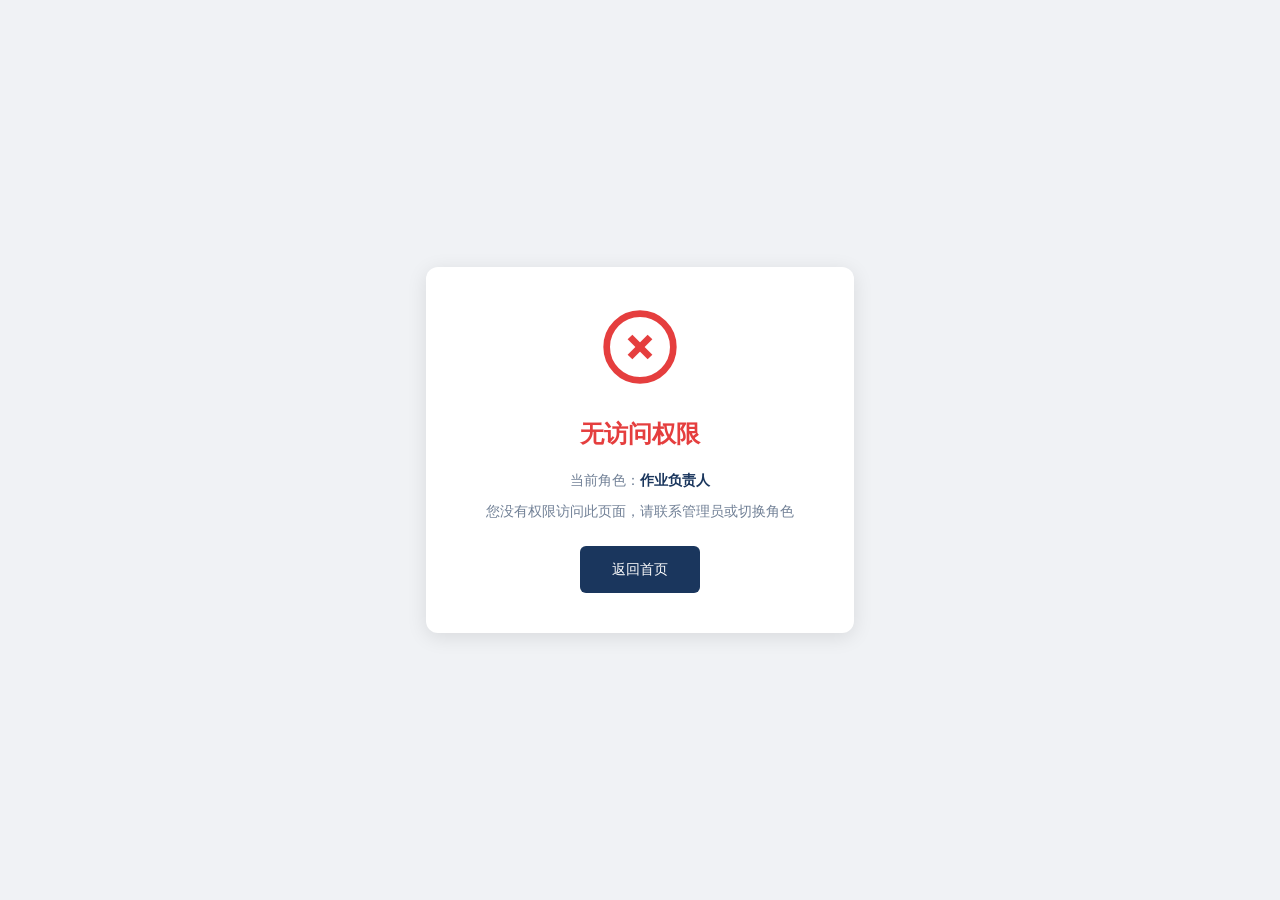
<file: pages/evaluation.html>
<!DOCTYPE html>
<html lang="zh-CN">
<head>
    <meta charset="UTF-8">
    <meta name="viewport" content="width=device-width, initial-scale=1.0">
    <title>安全生产考评 - 有限空间作业安全风险动态管控平台</title>
    <link rel="stylesheet" href="../style.css">
    <style>
        .evaluation-overview {
            display: grid;
            grid-template-columns: repeat(3, 1fr);
            gap: 16px;
            margin-bottom: 20px;
        }
        .overview-card {
            background-color: white;
            border-radius: 8px;
            padding: 20px;
            box-shadow: var(--shadow-sm);
            cursor: pointer;
            transition: all 0.3s ease;
        }
        .overview-card:hover {
            box-shadow: var(--shadow-md);
            transform: translateY(-2px);
        }
        .overview-card-header {
            display: flex;
            justify-content: space-between;
            align-items: center;
            margin-bottom: 16px;
        }
        .overview-card-title {
            font-size: 14px;
            font-weight: bold;
            color: var(--text-color);
        }
        .score-display {
            text-align: center;
            padding: 20px 0;
        }
        .score-circle {
            width: 100px;
            height: 100px;
            border-radius: 50%;
            background: conic-gradient(var(--success-color) 0deg 306deg, #e8e8e8 306deg 360deg);
            display: flex;
            align-items: center;
            justify-content: center;
            margin: 0 auto 12px;
        }
        .score-inner {
            width: 80px;
            height: 80px;
            border-radius: 50%;
            background-color: white;
            display: flex;
            align-items: center;
            justify-content: center;
        }
        .score-number {
            font-size: 28px;
            font-weight: bold;
            color: var(--success-color);
        }
        .score-label {
            font-size: 13px;
            color: var(--text-light);
        }
        .score-level {
            font-size: 14px;
            font-weight: 500;
            color: var(--success-color);
        }
        .score-item {
            display: flex;
            justify-content: space-between;
            align-items: center;
            padding: 10px 0;
            border-bottom: 1px solid var(--border-color);
        }
        .score-item:last-child {
            border-bottom: none;
        }
        .score-item-label {
            font-size: 13px;
            color: var(--text-color);
        }
        .score-item-value {
            font-size: 14px;
            font-weight: 500;
        }
        .score-item-value.high { color: var(--success-color); }
        .score-item-value.medium { color: var(--warning-color); }
        .score-item-value.low { color: var(--danger-color); }
        .rectification-section {
            background-color: white;
            border-radius: 8px;
            padding: 20px;
            box-shadow: var(--shadow-sm);
            margin-bottom: 20px;
        }
        .rectification-header {
            display: flex;
            justify-content: space-between;
            align-items: center;
            margin-bottom: 16px;
        }
        .rectification-title {
            font-size: 14px;
            font-weight: bold;
            color: var(--primary-color);
        }
        .rectification-progress {
            display: flex;
            gap: 20px;
            margin-bottom: 16px;
        }
        .progress-item {
            flex: 1;
            text-align: center;
            padding: 16px;
            background-color: #fafafa;
            border-radius: 6px;
        }
        .progress-number {
            font-size: 24px;
            font-weight: bold;
            line-height: 1;
            margin-bottom: 4px;
        }
        .progress-number.total { color: var(--primary-color); }
        .progress-number.completed { color: var(--success-color); }
        .progress-number.pending { color: var(--warning-color); }
        .progress-number.overdue { color: var(--danger-color); }
        .progress-label {
            font-size: 12px;
            color: var(--text-light);
        }
        .rectification-list {
            display: flex;
            flex-direction: column;
            gap: 10px;
            max-height: 280px;
            overflow-y: auto;
        }
        .rectification-list::-webkit-scrollbar {
            width: 6px;
        }
        .rectification-list::-webkit-scrollbar-thumb {
            background-color: #ccc;
            border-radius: 3px;
        }
        .rectification-item {
            display: flex;
            align-items: center;
            gap: 12px;
            padding: 12px;
            background-color: #fafafa;
            border-radius: 6px;
            border-left: 3px solid transparent;
            cursor: pointer;
            transition: all 0.3s ease;
        }
        .rectification-item:hover {
            background-color: #f0f0f0;
        }
        .rectification-item.pending {
            border-left-color: var(--warning-color);
        }
        .rectification-item.overdue {
            border-left-color: var(--danger-color);
        }
        .rectification-item.completed {
            border-left-color: var(--success-color);
        }
        .rectification-status {
            width: 24px;
            height: 24px;
            border-radius: 50%;
            display: flex;
            align-items: center;
            justify-content: center;
            flex-shrink: 0;
        }
        .rectification-status.pending {
            background-color: rgba(237, 137, 54, 0.1);
        }
        .rectification-status.pending svg { stroke: var(--warning-color); }
        .rectification-status.overdue {
            background-color: rgba(229, 62, 62, 0.1);
        }
        .rectification-status.overdue svg { stroke: var(--danger-color); }
        .rectification-status.completed {
            background-color: rgba(56, 161, 105, 0.1);
        }
        .rectification-status.completed svg { stroke: var(--success-color); }
        .rectification-status svg {
            width: 14px;
            height: 14px;
        }
        .rectification-info {
            flex: 1;
        }
        .rectification-name {
            font-size: 13px;
            font-weight: 500;
            color: var(--text-color);
        }
        .rectification-meta {
            font-size: 11px;
            color: var(--text-light);
            margin-top: 2px;
        }
        .rectification-deadline {
            font-size: 12px;
            color: var(--text-light);
        }
        .rectification-deadline.overdue {
            color: var(--danger-color);
        }
        .modal-overlay {
            display: none;
            position: fixed;
            top: 0;
            left: 0;
            right: 0;
            bottom: 0;
            background-color: rgba(0, 0, 0, 0.5);
            z-index: 1500;
            align-items: center;
            justify-content: center;
        }
        .modal-overlay.show {
            display: flex;
        }
        .modal-container {
            background-color: white;
            border-radius: 12px;
            width: 90%;
            max-width: 600px;
            max-height: 90vh;
            display: flex;
            flex-direction: column;
            box-shadow: 0 10px 30px rgba(0, 0, 0, 0.2);
        }
        .modal-container.large {
            max-width: 750px;
        }
        .modal-container.xlarge {
            max-width: 900px;
        }
        .modal-header {
            padding: 16px 20px;
            border-bottom: 1px solid var(--border-color);
            display: flex;
            justify-content: space-between;
            align-items: center;
            flex-shrink: 0;
        }
        .modal-title {
            font-size: 16px;
            font-weight: bold;
            color: var(--primary-color);
        }
        .modal-close {
            background: none;
            border: none;
            font-size: 24px;
            cursor: pointer;
            color: var(--text-light);
            width: 32px;
            height: 32px;
            display: flex;
            align-items: center;
            justify-content: center;
            border-radius: 4px;
        }
        .modal-close:hover {
            background-color: #f5f5f5;
        }
        .modal-body {
            padding: 20px;
            overflow-y: auto;
            flex: 1;
        }
        .modal-footer {
            padding: 16px 20px;
            border-top: 1px solid var(--border-color);
            display: flex;
            justify-content: flex-end;
            gap: 12px;
            flex-shrink: 0;
        }
        .modal-form-row {
            display: grid;
            grid-template-columns: repeat(2, 1fr);
            gap: 16px;
            margin-bottom: 16px;
        }
        .modal-form-row.three-col {
            grid-template-columns: repeat(3, 1fr);
        }
        .modal-form-group {
            display: flex;
            flex-direction: column;
            gap: 6px;
        }
        .modal-form-group.full {
            grid-column: span 2;
        }
        .modal-form-label {
            font-size: 13px;
            font-weight: 500;
            color: var(--text-color);
        }
        .modal-form-label .required {
            color: var(--danger-color);
        }
        .status-tag {
            display: inline-block;
            padding: 2px 8px;
            border-radius: 4px;
            font-size: 11px;
            font-weight: 500;
        }
        .status-tag.success {
            background-color: rgba(56, 161, 105, 0.1);
            color: var(--success-color);
        }
        .status-tag.warning {
            background-color: rgba(237, 137, 54, 0.1);
            color: var(--warning-color);
        }
        .status-tag.danger {
            background-color: rgba(229, 62, 62, 0.1);
            color: var(--danger-color);
        }
        .status-tag.info {
            background-color: rgba(49, 130, 206, 0.1);
            color: var(--info-color);
        }
        .action-btns {
            display: flex;
            gap: 6px;
        }
        .action-btn {
            padding: 4px 10px;
            font-size: 11px;
            border-radius: 4px;
            cursor: pointer;
            transition: all 0.3s ease;
            border: none;
        }
        .action-btn.view {
            background-color: rgba(49, 130, 206, 0.1);
            color: var(--info-color);
        }
        .action-btn.edit {
            background-color: rgba(26, 54, 93, 0.1);
            color: var(--primary-color);
        }
        .action-btn:hover {
            opacity: 0.8;
        }
        .detail-section {
            margin-bottom: 20px;
            padding: 16px;
            background-color: #f8f9fa;
            border-radius: 8px;
        }
        .detail-section-title {
            font-size: 14px;
            font-weight: bold;
            color: var(--primary-color);
            margin-bottom: 12px;
            padding-bottom: 8px;
            border-bottom: 1px solid var(--border-color);
        }
        .detail-grid {
            display: grid;
            grid-template-columns: repeat(2, 1fr);
            gap: 12px;
        }
        .detail-item {
            display: flex;
            flex-direction: column;
            gap: 4px;
        }
        .detail-item-label {
            font-size: 12px;
            color: var(--text-light);
        }
        .detail-item-value {
            font-size: 14px;
            color: var(--text-color);
            font-weight: 500;
        }
        .eval-form-section {
            margin-bottom: 20px;
            padding: 16px;
            border: 1px solid var(--border-color);
            border-radius: 8px;
        }
        .eval-form-section-title {
            font-size: 14px;
            font-weight: bold;
            color: var(--primary-color);
            margin-bottom: 12px;
            display: flex;
            justify-content: space-between;
            align-items: center;
        }
        .eval-form-section-score {
            font-size: 13px;
            color: var(--text-light);
        }
        .eval-item {
            display: flex;
            align-items: center;
            justify-content: space-between;
            padding: 10px 0;
            border-bottom: 1px solid var(--border-color);
        }
        .eval-item:last-child {
            border-bottom: none;
        }
        .eval-item-name {
            font-size: 13px;
            color: var(--text-color);
        }
        .eval-item-score {
            display: flex;
            align-items: center;
            gap: 8px;
        }
        .eval-item-score input {
            width: 60px;
            padding: 4px 8px;
            border: 1px solid var(--border-color);
            border-radius: 4px;
            text-align: center;
        }
        .eval-item-score span {
            font-size: 12px;
            color: var(--text-light);
        }
        .export-summary {
            display: grid;
            grid-template-columns: repeat(4, 1fr);
            gap: 16px;
            margin-bottom: 20px;
        }
        .export-item {
            text-align: center;
            padding: 16px;
            background-color: #f8f9fa;
            border-radius: 8px;
        }
        .export-label {
            font-size: 12px;
            color: var(--text-light);
            margin-bottom: 8px;
            display: block;
        }
        .export-value {
            font-size: 28px;
            font-weight: bold;
            color: var(--primary-color);
        }
        .export-value.success { color: var(--success-color); }
        .export-value.danger { color: var(--danger-color); }
        .export-value.warning { color: var(--warning-color); }
        .chart-container {
            margin-bottom: 20px;
            padding: 20px;
            background-color: #f8f9fa;
            border-radius: 8px;
        }
        .chart-title {
            font-size: 14px;
            font-weight: bold;
            margin-bottom: 16px;
            color: var(--text-color);
        }
        .chart-wrapper {
            position: relative;
            height: 200px;
            display: flex;
            align-items: flex-end;
            padding-bottom: 30px;
        }
        .chart-y-axis {
            position: absolute;
            left: 0;
            top: 0;
            bottom: 30px;
            width: 40px;
            display: flex;
            flex-direction: column;
            justify-content: space-between;
            align-items: flex-end;
            padding-right: 8px;
        }
        .chart-y-label {
            font-size: 11px;
            color: var(--text-light);
        }
        .chart-grid {
            position: absolute;
            left: 45px;
            right: 10px;
            top: 0;
            bottom: 30px;
            display: flex;
            flex-direction: column;
            justify-content: space-between;
        }
        .chart-grid-line {
            border-top: 1px dashed #e0e0e0;
        }
        .chart-bars-container {
            flex: 1;
            display: flex;
            justify-content: space-around;
            align-items: flex-end;
            padding-left: 50px;
            padding-right: 10px;
            height: 170px;
        }
        .chart-bar-wrapper {
            display: flex;
            flex-direction: column;
            align-items: center;
            flex: 1;
            max-width: 60px;
        }
        .chart-bar {
            width: 36px;
            border-radius: 6px 6px 0 0;
            display: flex;
            flex-direction: column;
            align-items: center;
            justify-content: flex-end;
            padding-bottom: 8px;
            position: relative;
            transition: all 0.3s ease;
            cursor: pointer;
        }
        .chart-bar:hover {
            transform: scaleY(1.02);
            box-shadow: 0 4px 12px rgba(0, 0, 0, 0.15);
        }
        .chart-bar.excellent {
            background: linear-gradient(180deg, #38a169 0%, #2f855a 100%);
        }
        .chart-bar.good {
            background: linear-gradient(180deg, #3182ce 0%, #2c5282 100%);
        }
        .chart-bar-value {
            font-size: 13px;
            font-weight: bold;
            color: white;
            margin-bottom: 4px;
        }
        .chart-bar-label {
            font-size: 12px;
            color: var(--text-light);
            margin-top: 8px;
            text-align: center;
        }
        .chart-legend {
            display: flex;
            justify-content: center;
            gap: 24px;
            margin-top: 16px;
            padding-top: 12px;
            border-top: 1px solid var(--border-color);
        }
        .chart-legend-item {
            display: flex;
            align-items: center;
            gap: 6px;
            font-size: 12px;
            color: var(--text-color);
        }
        .chart-legend-color {
            width: 12px;
            height: 12px;
            border-radius: 3px;
        }
        .chart-legend-color.excellent {
            background: linear-gradient(180deg, #38a169 0%, #2f855a 100%);
        }
        .chart-legend-color.good {
            background: linear-gradient(180deg, #3182ce 0%, #2c5282 100%);
        }
        .trend-chart-simple {
            display: flex;
            gap: 8px;
            align-items: flex-end;
            height: 120px;
            padding: 16px 0;
        }
        .trend-bar-simple {
            flex: 1;
            display: flex;
            flex-direction: column;
            align-items: center;
            justify-content: flex-end;
        }
        .trend-bar-fill {
            width: 100%;
            max-width: 40px;
            border-radius: 4px 4px 0 0;
            transition: all 0.3s ease;
        }
        .trend-bar-fill.excellent {
            background: linear-gradient(180deg, #38a169 0%, #2f855a 100%);
        }
        .trend-bar-fill.good {
            background: linear-gradient(180deg, #3182ce 0%, #2c5282 100%);
        }
        .trend-label {
            font-size: 11px;
            color: var(--text-light);
            margin-top: 6px;
            text-align: center;
            line-height: 1.3;
        }
        .trend-score {
            font-size: 11px;
            font-weight: bold;
            color: var(--text-color);
            margin-bottom: 4px;
        }
        .chart-grid-line {
            border-top: 1px dashed #e0e0e0;
            width: 100%;
        }
        .all-events-list {
            max-height: 400px;
            overflow-y: auto;
        }
        .all-events-list::-webkit-scrollbar {
            width: 6px;
        }
        .all-events-list::-webkit-scrollbar-thumb {
            background-color: #ccc;
            border-radius: 3px;
        }
        .timeline-section {
            margin-top: 16px;
        }
        .timeline-item {
            display: flex;
            gap: 12px;
            padding: 10px 0;
            border-bottom: 1px solid var(--border-color);
        }
        .timeline-item:last-child {
            border-bottom: none;
        }
        .timeline-date {
            font-size: 12px;
            color: var(--text-light);
            min-width: 80px;
        }
        .timeline-content {
            font-size: 13px;
            color: var(--text-color);
        }
        .score-detail-table {
            width: 100%;
            border-collapse: collapse;
        }
        .score-detail-table th,
        .score-detail-table td {
            padding: 10px 12px;
            text-align: left;
            font-size: 13px;
            border-bottom: 1px solid var(--border-color);
        }
        .score-detail-table th {
            background-color: #f8f9fa;
            font-weight: 600;
            color: var(--text-light);
        }
        .score-detail-table tbody tr:hover {
            background-color: #f8f9fa;
        }
        .progress-bar-container {
            margin-top: 8px;
        }
        .progress-bar {
            height: 8px;
            background-color: #e0e0e0;
            border-radius: 4px;
            overflow: hidden;
        }
        .progress-fill {
            height: 100%;
            border-radius: 4px;
            transition: width 0.3s ease;
        }
        .progress-fill.success { background-color: var(--success-color); }
        .progress-fill.warning { background-color: var(--warning-color); }
        .progress-fill.danger { background-color: var(--danger-color); }
    </style>
</head>
<body>
    <header class="top-bar">
        <div class="top-bar-left">
            <svg class="logo-icon" viewBox="0 0 24 24" fill="none" stroke="currentColor" stroke-width="2">
                <path d="M12 22s8-4 8-10V5l-8-3-8 3v7c0 6 8 10 8 10z"/>
            </svg>
            <h1 class="platform-title">有限空间作业安全风险动态管控平台</h1>
        </div>
        <div class="top-bar-center">
            <div class="realtime-alert">
                <span class="alert-pulse"></span>
                <span class="alert-text">实时预警</span>
                <span class="alert-count-badge danger">3</span>
            </div>
            <div class="current-time" id="currentTime"></div>
        </div>
        <div class="user-section">
            <div class="role-switch">
                <select id="roleSelector" class="role-select">
                    <option value="admin">系统管理员</option>
                    <option value="supervisor">安全主管</option>
                    <option value="operator">作业人员</option>
                </select>
            </div>
            <div class="user-avatar">
                <svg viewBox="0 0 24 24" fill="none" stroke="currentColor" stroke-width="2">
                    <path d="M20 21v-2a4 4 0 0 0-4-4H8a4 4 0 0 0-4 4v2"/>
                    <circle cx="12" cy="7" r="4"/>
                </svg>
            </div>
            <span class="user-name">管理员</span>
        </div>
    </header>

    <div class="container" style="margin-top: 56px;">
        <nav class="sidebar" style="top: 56px;">
            <div class="sidebar-header">
                <span class="sidebar-title">功能导航</span>
            </div>
            <ul class="nav-menu">
                <li class="nav-item" data-page="dashboard">
                    <a href="../index.html">
                        <svg class="nav-icon" viewBox="0 0 24 24" fill="none" stroke="currentColor" stroke-width="2">
                            <path d="M3 9l9-7 9 7v11a2 2 0 0 1-2 2H5a2 2 0 0 1-2-2z"/>
                            <polyline points="9 22 9 12 15 12 15 22"/>
                        </svg>
                        <span class="text">首页工作台</span>
                    </a>
                </li>
                <li class="nav-item" data-page="pre-work">
                    <a href="pre-work.html">
                        <svg class="nav-icon" viewBox="0 0 24 24" fill="none" stroke="currentColor" stroke-width="2">
                            <path d="M9 11l3 3L22 4"/>
                            <path d="M21 12v7a2 2 0 0 1-2 2H5a2 2 0 0 1-2-2V5a2 2 0 0 1 2-2h11"/>
                        </svg>
                        <span class="text">作业前管理</span>
                    </a>
                </li>
                <li class="nav-item" data-page="monitoring">
                    <a href="monitoring.html">
                        <svg class="nav-icon" viewBox="0 0 24 24" fill="none" stroke="currentColor" stroke-width="2">
                            <path d="M22 12h-4l-3 9L9 3l-3 9H2"/>
                        </svg>
                        <span class="text">实时监测</span>
                    </a>
                </li>
                <li class="nav-item" data-page="review">
                    <a href="review.html">
                        <svg class="nav-icon" viewBox="0 0 24 24" fill="none" stroke="currentColor" stroke-width="2">
                            <polyline points="23 4 23 10 17 10"/>
                            <path d="M20.49 15a9 9 0 1 1-2.12-9.36L23 10"/>
                        </svg>
                        <span class="text">复盘优化</span>
                    </a>
                </li>
                <li class="nav-item" data-page="ledger">
                    <a href="ledger.html">
                        <svg class="nav-icon" viewBox="0 0 24 24" fill="none" stroke="currentColor" stroke-width="2">
                            <path d="M4 19.5A2.5 2.5 0 0 1 6.5 17H20"/>
                            <path d="M6.5 2H20v20H6.5A2.5 2.5 0 0 1 4 19.5v-15A2.5 2.5 0 0 1 6.5 2z"/>
                        </svg>
                        <span class="text">台账管理</span>
                    </a>
                </li>
                <li class="nav-item" data-page="training">
                    <a href="training.html">
                        <svg class="nav-icon" viewBox="0 0 24 24" fill="none" stroke="currentColor" stroke-width="2">
                            <path d="M22 10v6M2 10l10-5 10 5-10 5z"/>
                            <path d="M6 12v5c3 3 9 3 12 0v-5"/>
                        </svg>
                        <span class="text">培训考核</span>
                    </a>
                </li>
                <li class="nav-item" data-page="contractor">
                    <a href="contractor.html">
                        <svg class="nav-icon" viewBox="0 0 24 24" fill="none" stroke="currentColor" stroke-width="2">
                            <path d="M3 9l9-7 9 7v11a2 2 0 0 1-2 2H5a2 2 0 0 1-2-2z"/>
                            <polyline points="9 22 9 12 15 12 15 22"/>
                        </svg>
                        <span class="text">承包商管理</span>
                    </a>
                </li>
                <li class="nav-item active" data-page="evaluation">
                    <a href="evaluation.html">
                        <svg class="nav-icon" viewBox="0 0 24 24" fill="none" stroke="currentColor" stroke-width="2">
                            <polygon points="12 2 15.09 8.26 22 9.27 17 14.14 18.18 21.02 12 17.77 5.82 21.02 7 14.14 2 9.27 8.91 8.26 12 2"/>
                        </svg>
                        <span class="text">安全生产考评</span>
                    </a>
                </li>
                <li class="nav-item" data-page="emergency">
                    <a href="emergency.html">
                        <svg class="nav-icon" viewBox="0 0 24 24" fill="none" stroke="currentColor" stroke-width="2">
                            <polygon points="7.86 2 16.14 2 22 7.86 22 16.14 16.14 22 7.86 22 2 16.14 2 7.86 7.86 2"/>
                            <line x1="12" y1="8" x2="12" y2="12"/>
                            <line x1="12" y1="16" x2="12.01" y2="16"/>
                        </svg>
                        <span class="text">应急处置</span>
                    </a>
                </li>
            </ul>
        </nav>

        <main class="main-content" style="margin-right: 0;">
            <div class="page-header">
                <h2 class="page-title">安全生产考评</h2>
                <div class="page-actions">
                    <button class="btn primary" onclick="showStartEvalModal()">发起考评</button>
                    <button class="btn secondary" onclick="showExportModal()">导出报告</button>
                </div>
            </div>

            <div class="evaluation-overview">
                <div class="overview-card" onclick="showOverallScoreModal()">
                    <div class="overview-card-header">
                        <span class="overview-card-title">综合考评</span>
                        <span class="status-tag success">优秀</span>
                    </div>
                    <div class="score-display">
                        <div class="score-circle">
                            <div class="score-inner">
                                <span class="score-number">85</span>
                            </div>
                        </div>
                        <span class="score-label">满分100分</span>
                        <div class="score-level">安全等级：优秀</div>
                    </div>
                </div>
                <div class="overview-card" onclick="showDetailModal()">
                    <div class="overview-card-header">
                        <span class="overview-card-title">考评明细</span>
                    </div>
                    <div class="score-item">
                        <span class="score-item-label">制度管理</span>
                        <span class="score-item-value high">18/20分</span>
                    </div>
                    <div class="score-item">
                        <span class="score-item-label">培训教育</span>
                        <span class="score-item-value high">17/20分</span>
                    </div>
                    <div class="score-item">
                        <span class="score-item-label">作业管理</span>
                        <span class="score-item-value medium">14/20分</span>
                    </div>
                    <div class="score-item">
                        <span class="score-item-label">应急管理</span>
                        <span class="score-item-value high">18/20分</span>
                    </div>
                    <div class="score-item">
                        <span class="score-item-label">隐患排查</span>
                        <span class="score-item-value medium">18/20分</span>
                    </div>
                </div>
                <div class="overview-card" onclick="showAutoScoreModal()">
                    <div class="overview-card-header">
                        <span class="overview-card-title">自动化评分结果</span>
                    </div>
                    <div class="score-item">
                        <span class="score-item-label">作业合规率</span>
                        <span class="score-item-value high">96%</span>
                    </div>
                    <div class="score-item">
                        <span class="score-item-label">培训完成率</span>
                        <span class="score-item-value high">91%</span>
                    </div>
                    <div class="score-item">
                        <span class="score-item-label">隐患整改率</span>
                        <span class="score-item-value medium">85%</span>
                    </div>
                    <div class="score-item">
                        <span class="score-item-label">预警响应率</span>
                        <span class="score-item-value high">100%</span>
                    </div>
                    <div class="score-item">
                        <span class="score-item-label">设备完好率</span>
                        <span class="score-item-value high">98%</span>
                    </div>
                </div>
            </div>

            <div class="rectification-section">
                <div class="rectification-header">
                    <span class="rectification-title">跟踪整改</span>
                    <button class="btn secondary" style="padding: 6px 12px; font-size: 12px;" onclick="showAllEventsModal()">查看全部</button>
                </div>
                <div class="rectification-progress">
                    <div class="progress-item">
                        <div class="progress-number total">12</div>
                        <div class="progress-label">整改总数</div>
                    </div>
                    <div class="progress-item">
                        <div class="progress-number completed">8</div>
                        <div class="progress-label">已完成</div>
                    </div>
                    <div class="progress-item">
                        <div class="progress-number pending">3</div>
                        <div class="progress-label">进行中</div>
                    </div>
                    <div class="progress-item">
                        <div class="progress-number overdue">1</div>
                        <div class="progress-label">已逾期</div>
                    </div>
                </div>
                <div class="rectification-list" id="rectificationList">
                </div>
            </div>

            <div class="card">
                <div class="card-header">
                    <h3 class="card-title">考评记录</h3>
                </div>
                <table class="data-table">
                    <thead>
                        <tr>
                            <th>考评编号</th>
                            <th>考评类型</th>
                            <th>考评日期</th>
                            <th>考评人员</th>
                            <th>综合得分</th>
                            <th>安全等级</th>
                            <th>整改项</th>
                            <th style="width: 120px;">操作</th>
                        </tr>
                    </thead>
                    <tbody id="evalRecordsBody">
                    </tbody>
                </table>
            </div>
        </main>
    </div>

    <div class="modal-overlay" id="startEvalModal">
        <div class="modal-container xlarge">
            <div class="modal-header">
                <h3 class="modal-title">发起安全考评</h3>
                <button class="modal-close" onclick="closeStartEvalModal()">&times;</button>
            </div>
            <div class="modal-body">
                <form id="startEvalForm">
                    <div class="modal-form-row">
                        <div class="modal-form-group">
                            <label class="modal-form-label">考评名称 <span class="required">*</span></label>
                            <input type="text" class="form-input" id="evalName" placeholder="请输入考评名称">
                        </div>
                        <div class="modal-form-group">
                            <label class="modal-form-label">考评类型 <span class="required">*</span></label>
                            <select class="form-select" id="evalType">
                                <option value="">请选择</option>
                                <option value="月度考评">月度考评</option>
                                <option value="季度考评">季度考评</option>
                                <option value="年度考评">年度考评</option>
                                <option value="专项考评">专项考评</option>
                            </select>
                        </div>
                    </div>
                    <div class="modal-form-row">
                        <div class="modal-form-group">
                            <label class="modal-form-label">考评日期 <span class="required">*</span></label>
                            <input type="date" class="form-input" id="evalDate">
                        </div>
                        <div class="modal-form-group">
                            <label class="modal-form-label">考评人员 <span class="required">*</span></label>
                            <select class="form-select" id="evalPerson">
                                <option value="">请选择</option>
                                <option value="王主管">王主管</option>
                                <option value="李主任">李主任</option>
                                <option value="张经理">张经理</option>
                                <option value="刘安全师">刘安全师</option>
                            </select>
                        </div>
                    </div>

                    <div class="eval-form-section">
                        <div class="eval-form-section-title">
                            <span>一、制度管理（满分20分）</span>
                            <span class="eval-form-section-score">得分：<strong id="score1">0</strong>/20</span>
                        </div>
                        <div class="eval-item">
                            <span class="eval-item-name">1.1 安全生产责任制建立情况</span>
                            <div class="eval-item-score">
                                <input type="number" min="0" max="5" data-section="1" onchange="calcSectionScore(1)">
                                <span>/ 5分</span>
                            </div>
                        </div>
                        <div class="eval-item">
                            <span class="eval-item-name">1.2 安全操作规程完善程度</span>
                            <div class="eval-item-score">
                                <input type="number" min="0" max="5" data-section="1" onchange="calcSectionScore(1)">
                                <span>/ 5分</span>
                            </div>
                        </div>
                        <div class="eval-item">
                            <span class="eval-item-name">1.3 安全检查制度执行情况</span>
                            <div class="eval-item-score">
                                <input type="number" min="0" max="5" data-section="1" onchange="calcSectionScore(1)">
                                <span>/ 5分</span>
                            </div>
                        </div>
                        <div class="eval-item">
                            <span class="eval-item-name">1.4 应急预案编制与演练</span>
                            <div class="eval-item-score">
                                <input type="number" min="0" max="5" data-section="1" onchange="calcSectionScore(1)">
                                <span>/ 5分</span>
                            </div>
                        </div>
                    </div>

                    <div class="eval-form-section">
                        <div class="eval-form-section-title">
                            <span>二、培训教育（满分20分）</span>
                            <span class="eval-form-section-score">得分：<strong id="score2">0</strong>/20</span>
                        </div>
                        <div class="eval-item">
                            <span class="eval-item-name">2.1 安全培训计划执行</span>
                            <div class="eval-item-score">
                                <input type="number" min="0" max="5" data-section="2" onchange="calcSectionScore(2)">
                                <span>/ 5分</span>
                            </div>
                        </div>
                        <div class="eval-item">
                            <span class="eval-item-name">2.2 特种作业人员持证率</span>
                            <div class="eval-item-score">
                                <input type="number" min="0" max="5" data-section="2" onchange="calcSectionScore(2)">
                                <span>/ 5分</span>
                            </div>
                        </div>
                        <div class="eval-item">
                            <span class="eval-item-name">2.3 安全教育培训覆盖率</span>
                            <div class="eval-item-score">
                                <input type="number" min="0" max="5" data-section="2" onchange="calcSectionScore(2)">
                                <span>/ 5分</span>
                            </div>
                        </div>
                        <div class="eval-item">
                            <span class="eval-item-name">2.4 培训效果评估</span>
                            <div class="eval-item-score">
                                <input type="number" min="0" max="5" data-section="2" onchange="calcSectionScore(2)">
                                <span>/ 5分</span>
                            </div>
                        </div>
                    </div>

                    <div class="eval-form-section">
                        <div class="eval-form-section-title">
                            <span>三、作业管理（满分20分）</span>
                            <span class="eval-form-section-score">得分：<strong id="score3">0</strong>/20</span>
                        </div>
                        <div class="eval-item">
                            <span class="eval-item-name">3.1 作业审批流程规范性</span>
                            <div class="eval-item-score">
                                <input type="number" min="0" max="5" data-section="3" onchange="calcSectionScore(3)">
                                <span>/ 5分</span>
                            </div>
                        </div>
                        <div class="eval-item">
                            <span class="eval-item-name">3.2 现场安全措施落实</span>
                            <div class="eval-item-score">
                                <input type="number" min="0" max="5" data-section="3" onchange="calcSectionScore(3)">
                                <span>/ 5分</span>
                            </div>
                        </div>
                        <div class="eval-item">
                            <span class="eval-item-name">3.3 个人防护装备配备</span>
                            <div class="eval-item-score">
                                <input type="number" min="0" max="5" data-section="3" onchange="calcSectionScore(3)">
                                <span>/ 5分</span>
                            </div>
                        </div>
                        <div class="eval-item">
                            <span class="eval-item-name">3.4 作业现场监护情况</span>
                            <div class="eval-item-score">
                                <input type="number" min="0" max="5" data-section="3" onchange="calcSectionScore(3)">
                                <span>/ 5分</span>
                            </div>
                        </div>
                    </div>

                    <div class="eval-form-section">
                        <div class="eval-form-section-title">
                            <span>四、应急管理（满分20分）</span>
                            <span class="eval-form-section-score">得分：<strong id="score4">0</strong>/20</span>
                        </div>
                        <div class="eval-item">
                            <span class="eval-item-name">4.1 应急物资配备情况</span>
                            <div class="eval-item-score">
                                <input type="number" min="0" max="5" data-section="4" onchange="calcSectionScore(4)">
                                <span>/ 5分</span>
                            </div>
                        </div>
                        <div class="eval-item">
                            <span class="eval-item-name">4.2 应急演练开展情况</span>
                            <div class="eval-item-score">
                                <input type="number" min="0" max="5" data-section="4" onchange="calcSectionScore(4)">
                                <span>/ 5分</span>
                            </div>
                        </div>
                        <div class="eval-item">
                            <span class="eval-item-name">4.3 应急响应速度</span>
                            <div class="eval-item-score">
                                <input type="number" min="0" max="5" data-section="4" onchange="calcSectionScore(4)">
                                <span>/ 5分</span>
                            </div>
                        </div>
                        <div class="eval-item">
                            <span class="eval-item-name">4.4 应急处置能力评估</span>
                            <div class="eval-item-score">
                                <input type="number" min="0" max="5" data-section="4" onchange="calcSectionScore(4)">
                                <span>/ 5分</span>
                            </div>
                        </div>
                    </div>

                    <div class="eval-form-section">
                        <div class="eval-form-section-title">
                            <span>五、隐患排查（满分20分）</span>
                            <span class="eval-form-section-score">得分：<strong id="score5">0</strong>/20</span>
                        </div>
                        <div class="eval-item">
                            <span class="eval-item-name">5.1 隐患排查制度执行</span>
                            <div class="eval-item-score">
                                <input type="number" min="0" max="5" data-section="5" onchange="calcSectionScore(5)">
                                <span>/ 5分</span>
                            </div>
                        </div>
                        <div class="eval-item">
                            <span class="eval-item-name">5.2 隐患整改及时性</span>
                            <div class="eval-item-score">
                                <input type="number" min="0" max="5" data-section="5" onchange="calcSectionScore(5)">
                                <span>/ 5分</span>
                            </div>
                        </div>
                        <div class="eval-item">
                            <span class="eval-item-name">5.3 重大隐患治理情况</span>
                            <div class="eval-item-score">
                                <input type="number" min="0" max="5" data-section="5" onchange="calcSectionScore(5)">
                                <span>/ 5分</span>
                            </div>
                        </div>
                        <div class="eval-item">
                            <span class="eval-item-name">5.4 隐患台账管理</span>
                            <div class="eval-item-score">
                                <input type="number" min="0" max="5" data-section="5" onchange="calcSectionScore(5)">
                                <span>/ 5分</span>
                            </div>
                        </div>
                    </div>

                    <div style="background-color: #f8f9fa; padding: 16px; border-radius: 8px; text-align: center;">
                        <span style="font-size: 14px; color: var(--text-light);">综合得分：</span>
                        <span style="font-size: 32px; font-weight: bold; color: var(--primary-color);" id="totalScore">0</span>
                        <span style="font-size: 14px; color: var(--text-light);">/ 100分</span>
                    </div>
                </form>
            </div>
            <div class="modal-footer">
                <button class="btn secondary" onclick="closeStartEvalModal()">取消</button>
                <button class="btn primary" onclick="saveEval()">提交考评</button>
            </div>
        </div>
    </div>

    <div class="modal-overlay" id="exportModal">
        <div class="modal-container xlarge">
            <div class="modal-header">
                <h3 class="modal-title">导出考评报告</h3>
                <button class="modal-close" onclick="closeExportModal()">&times;</button>
            </div>
            <div class="modal-body">
                <div class="export-summary">
                    <div class="export-item">
                        <span class="export-label">考评总次数</span>
                        <span class="export-value">6</span>
                    </div>
                    <div class="export-item">
                        <span class="export-label">平均得分</span>
                        <span class="export-value success">83</span>
                    </div>
                    <div class="export-item">
                        <span class="export-label">优秀率</span>
                        <span class="export-value success">67%</span>
                    </div>
                    <div class="export-item">
                        <span class="export-label">整改完成率</span>
                        <span class="export-value warning">85%</span>
                    </div>
                </div>

                <div class="chart-container">
                    <div class="chart-title">考评得分趋势</div>
                    <div class="chart-wrapper">
                        <div class="chart-y-axis">
                            <span class="chart-y-label">100</span>
                            <span class="chart-y-label">80</span>
                            <span class="chart-y-label">60</span>
                            <span class="chart-y-label">40</span>
                            <span class="chart-y-label">20</span>
                            <span class="chart-y-label">0</span>
                        </div>
                        <div class="chart-grid">
                            <div class="chart-grid-line"></div>
                            <div class="chart-grid-line"></div>
                            <div class="chart-grid-line"></div>
                            <div class="chart-grid-line"></div>
                            <div class="chart-grid-line"></div>
                            <div class="chart-grid-line"></div>
                        </div>
                        <div class="chart-bars-container" id="trendChart"></div>
                    </div>
                    <div class="chart-legend">
                        <div class="chart-legend-item">
                            <div class="chart-legend-color excellent"></div>
                            <span>优秀 (≥85分)</span>
                        </div>
                        <div class="chart-legend-item">
                            <div class="chart-legend-color good"></div>
                            <span>良好 (70-84分)</span>
                        </div>
                    </div>
                </div>

                <div class="detail-section">
                    <div class="detail-section-title">报告内容选择</div>
                    <div style="display: grid; grid-template-columns: repeat(2, 1fr); gap: 12px;">
                        <label style="display: flex; align-items: center; gap: 8px; cursor: pointer;">
                            <input type="checkbox" checked> 考评概况
                        </label>
                        <label style="display: flex; align-items: center; gap: 8px; cursor: pointer;">
                            <input type="checkbox" checked> 评分明细
                        </label>
                        <label style="display: flex; align-items: center; gap: 8px; cursor: pointer;">
                            <input type="checkbox" checked> 整改跟踪
                        </label>
                        <label style="display: flex; align-items: center; gap: 8px; cursor: pointer;">
                            <input type="checkbox" checked> 问题分析
                        </label>
                        <label style="display: flex; align-items: center; gap: 8px; cursor: pointer;">
                            <input type="checkbox" checked> 改进建议
                        </label>
                        <label style="display: flex; align-items: center; gap: 8px; cursor: pointer;">
                            <input type="checkbox"> 历史对比
                        </label>
                    </div>
                </div>

                <div class="detail-section">
                    <div class="detail-section-title">报告格式</div>
                    <div style="display: flex; gap: 16px;">
                        <label style="display: flex; align-items: center; gap: 8px; cursor: pointer;">
                            <input type="radio" name="format" value="pdf" checked> PDF格式
                        </label>
                        <label style="display: flex; align-items: center; gap: 8px; cursor: pointer;">
                            <input type="radio" name="format" value="word"> Word格式
                        </label>
                        <label style="display: flex; align-items: center; gap: 8px; cursor: pointer;">
                            <input type="radio" name="format" value="excel"> Excel格式
                        </label>
                    </div>
                </div>
            </div>
            <div class="modal-footer">
                <button class="btn secondary" onclick="closeExportModal()">取消</button>
                <button class="btn primary" onclick="doExport()">导出报告</button>
            </div>
        </div>
    </div>

    <div class="modal-overlay" id="overallScoreModal">
        <div class="modal-container large">
            <div class="modal-header">
                <h3 class="modal-title">综合考评详情</h3>
                <button class="modal-close" onclick="closeOverallScoreModal()">&times;</button>
            </div>
            <div class="modal-body">
                <div class="detail-section">
                    <div class="detail-section-title">考评等级说明</div>
                    <div class="detail-grid">
                        <div class="detail-item">
                            <span class="detail-item-label">当前得分</span>
                            <span class="detail-item-value" style="color: var(--success-color); font-size: 24px;">85分</span>
                        </div>
                        <div class="detail-item">
                            <span class="detail-item-label">安全等级</span>
                            <span class="detail-item-value"><span class="status-tag success">优秀</span></span>
                        </div>
                        <div class="detail-item">
                            <span class="detail-item-label">考评周期</span>
                            <span class="detail-item-value">2024年1月</span>
                        </div>
                        <div class="detail-item">
                            <span class="detail-item-label">上次得分</span>
                            <span class="detail-item-value">82分</span>
                        </div>
                    </div>
                </div>
                <div class="detail-section">
                    <div class="detail-section-title">等级标准</div>
                    <table class="score-detail-table">
                        <thead>
                            <tr>
                                <th>等级</th>
                                <th>分数范围</th>
                                <th>说明</th>
                            </tr>
                        </thead>
                        <tbody>
                            <tr>
                                <td><span class="status-tag success">优秀</span></td>
                                <td>85-100分</td>
                                <td>安全生产管理水平优秀</td>
                            </tr>
                            <tr>
                                <td><span class="status-tag warning">良好</span></td>
                                <td>70-84分</td>
                                <td>安全生产管理水平良好</td>
                            </tr>
                            <tr>
                                <td><span class="status-tag info">合格</span></td>
                                <td>60-69分</td>
                                <td>安全生产管理水平合格</td>
                            </tr>
                            <tr>
                                <td><span class="status-tag danger">不合格</span></td>
                                <td>0-59分</td>
                                <td>需要立即整改</td>
                            </tr>
                        </tbody>
                    </table>
                </div>
                <div class="detail-section">
                    <div class="detail-section-title">得分趋势</div>
                    <div class="trend-chart-simple">
                        <div class="trend-bar-simple">
                            <div class="trend-score">78</div>
                            <div class="trend-bar-fill good" style="height: 78px;"></div>
                            <div class="trend-label">10月</div>
                        </div>
                        <div class="trend-bar-simple">
                            <div class="trend-score">80</div>
                            <div class="trend-bar-fill good" style="height: 80px;"></div>
                            <div class="trend-label">11月</div>
                        </div>
                        <div class="trend-bar-simple">
                            <div class="trend-score">82</div>
                            <div class="trend-bar-fill good" style="height: 82px;"></div>
                            <div class="trend-label">12月</div>
                        </div>
                        <div class="trend-bar-simple">
                            <div class="trend-score">85</div>
                            <div class="trend-bar-fill excellent" style="height: 85px;"></div>
                            <div class="trend-label">1月</div>
                        </div>
                    </div>
                    <div style="display: flex; justify-content: center; gap: 16px; margin-top: 12px;">
                        <div style="display: flex; align-items: center; gap: 6px;">
                            <div style="width: 12px; height: 12px; border-radius: 3px; background: linear-gradient(180deg, #38a169 0%, #2f855a 100%);"></div>
                            <span style="font-size: 11px; color: var(--text-light);">优秀 (≥85分)</span>
                        </div>
                        <div style="display: flex; align-items: center; gap: 6px;">
                            <div style="width: 12px; height: 12px; border-radius: 3px; background: linear-gradient(180deg, #3182ce 0%, #2c5282 100%);"></div>
                            <span style="font-size: 11px; color: var(--text-light);">良好 (70-84分)</span>
                        </div>
                    </div>
                </div>
            </div>
            <div class="modal-footer">
                <button class="btn secondary" onclick="closeOverallScoreModal()">关闭</button>
            </div>
        </div>
    </div>

    <div class="modal-overlay" id="detailModal">
        <div class="modal-container large">
            <div class="modal-header">
                <h3 class="modal-title">考评明细</h3>
                <button class="modal-close" onclick="closeDetailModal()">&times;</button>
            </div>
            <div class="modal-body">
                <table class="score-detail-table">
                    <thead>
                        <tr>
                            <th>考评项目</th>
                            <th>满分</th>
                            <th>得分</th>
                            <th>得分率</th>
                            <th>状态</th>
                        </tr>
                    </thead>
                    <tbody>
                        <tr>
                            <td>制度管理</td>
                            <td>20</td>
                            <td><strong style="color: var(--success-color);">18</strong></td>
                            <td>
                                <div class="progress-bar-container">
                                    <div class="progress-bar">
                                        <div class="progress-fill success" style="width: 90%;"></div>
                                    </div>
                                </div>
                            </td>
                            <td><span class="status-tag success">优秀</span></td>
                        </tr>
                        <tr>
                            <td>培训教育</td>
                            <td>20</td>
                            <td><strong style="color: var(--success-color);">17</strong></td>
                            <td>
                                <div class="progress-bar-container">
                                    <div class="progress-bar">
                                        <div class="progress-fill success" style="width: 85%;"></div>
                                    </div>
                                </div>
                            </td>
                            <td><span class="status-tag success">优秀</span></td>
                        </tr>
                        <tr>
                            <td>作业管理</td>
                            <td>20</td>
                            <td><strong style="color: var(--warning-color);">14</strong></td>
                            <td>
                                <div class="progress-bar-container">
                                    <div class="progress-bar">
                                        <div class="progress-fill warning" style="width: 70%;"></div>
                                    </div>
                                </div>
                            </td>
                            <td><span class="status-tag warning">良好</span></td>
                        </tr>
                        <tr>
                            <td>应急管理</td>
                            <td>20</td>
                            <td><strong style="color: var(--success-color);">18</strong></td>
                            <td>
                                <div class="progress-bar-container">
                                    <div class="progress-bar">
                                        <div class="progress-fill success" style="width: 90%;"></div>
                                    </div>
                                </div>
                            </td>
                            <td><span class="status-tag success">优秀</span></td>
                        </tr>
                        <tr>
                            <td>隐患排查</td>
                            <td>20</td>
                            <td><strong style="color: var(--warning-color);">18</strong></td>
                            <td>
                                <div class="progress-bar-container">
                                    <div class="progress-bar">
                                        <div class="progress-fill success" style="width: 90%;"></div>
                                    </div>
                                </div>
                            </td>
                            <td><span class="status-tag success">优秀</span></td>
                        </tr>
                    </tbody>
                </table>

                <div class="detail-section" style="margin-top: 20px;">
                    <div class="detail-section-title">扣分项详情</div>
                    <div class="timeline-section">
                        <div class="timeline-item">
                            <div class="timeline-date">作业管理</div>
                            <div class="timeline-content">现场安全措施落实不到位，扣3分；个人防护装备配备不完善，扣3分</div>
                        </div>
                        <div class="timeline-item">
                            <div class="timeline-date">制度管理</div>
                            <div class="timeline-content">安全检查制度执行记录不完整，扣2分</div>
                        </div>
                        <div class="timeline-item">
                            <div class="timeline-date">培训教育</div>
                            <div class="timeline-content">培训效果评估资料缺失，扣3分</div>
                        </div>
                    </div>
                </div>
            </div>
            <div class="modal-footer">
                <button class="btn secondary" onclick="closeDetailModal()">关闭</button>
            </div>
        </div>
    </div>

    <div class="modal-overlay" id="autoScoreModal">
        <div class="modal-container large">
            <div class="modal-header">
                <h3 class="modal-title">自动化评分结果</h3>
                <button class="modal-close" onclick="closeAutoScoreModal()">&times;</button>
            </div>
            <div class="modal-body">
                <div class="detail-section">
                    <div class="detail-section-title">系统自动采集数据</div>
                    <table class="score-detail-table">
                        <thead>
                            <tr>
                                <th>指标名称</th>
                                <th>目标值</th>
                                <th>实际值</th>
                                <th>得分</th>
                                <th>数据来源</th>
                            </tr>
                        </thead>
                        <tbody>
                            <tr>
                                <td>作业合规率</td>
                                <td>≥95%</td>
                                <td><strong style="color: var(--success-color);">96%</strong></td>
                                <td>满分</td>
                                <td>作业管理系统</td>
                            </tr>
                            <tr>
                                <td>培训完成率</td>
                                <td>≥90%</td>
                                <td><strong style="color: var(--success-color);">91%</strong></td>
                                <td>满分</td>
                                <td>培训考核系统</td>
                            </tr>
                            <tr>
                                <td>隐患整改率</td>
                                <td>≥90%</td>
                                <td><strong style="color: var(--warning-color);">85%</strong></td>
                                <td>扣2分</td>
                                <td>隐患排查系统</td>
                            </tr>
                            <tr>
                                <td>预警响应率</td>
                                <td>100%</td>
                                <td><strong style="color: var(--success-color);">100%</strong></td>
                                <td>满分</td>
                                <td>监测预警系统</td>
                            </tr>
                            <tr>
                                <td>设备完好率</td>
                                <td>≥95%</td>
                                <td><strong style="color: var(--success-color);">98%</strong></td>
                                <td>满分</td>
                                <td>设备管理系统</td>
                            </tr>
                        </tbody>
                    </table>
                </div>

                <div class="detail-section">
                    <div class="detail-section-title">数据采集时间</div>
                    <div class="detail-grid">
                        <div class="detail-item">
                            <span class="detail-item-label">采集周期</span>
                            <span class="detail-item-value">2024-01-01 至 2024-01-31</span>
                        </div>
                        <div class="detail-item">
                            <span class="detail-item-label">最后更新</span>
                            <span class="detail-item-value">2024-01-31 23:59:59</span>
                        </div>
                        <div class="detail-item">
                            <span class="detail-item-label">数据完整性</span>
                            <span class="detail-item-value" style="color: var(--success-color);">100%</span>
                        </div>
                        <div class="detail-item">
                            <span class="detail-item-label">自动评分</span>
                            <span class="detail-item-value" style="color: var(--success-color);">18/20分</span>
                        </div>
                    </div>
                </div>

                <div class="detail-section">
                    <div class="detail-section-title">异常数据说明</div>
                    <div class="timeline-section">
                        <div class="timeline-item">
                            <div class="timeline-date">隐患整改率</div>
                            <div class="timeline-content">当前85%，低于目标值90%，主要原因为3项整改任务正在进行中，预计2月15日前完成</div>
                        </div>
                    </div>
                </div>
            </div>
            <div class="modal-footer">
                <button class="btn secondary" onclick="closeAutoScoreModal()">关闭</button>
            </div>
        </div>
    </div>

    <div class="modal-overlay" id="eventDetailModal">
        <div class="modal-container large">
            <div class="modal-header">
                <h3 class="modal-title">整改事件详情</h3>
                <button class="modal-close" onclick="closeEventDetailModal()">&times;</button>
            </div>
            <div class="modal-body" id="eventDetailBody">
            </div>
            <div class="modal-footer">
                <button class="btn secondary" onclick="closeEventDetailModal()">关闭</button>
            </div>
        </div>
    </div>

    <div class="modal-overlay" id="allEventsModal">
        <div class="modal-container xlarge">
            <div class="modal-header">
                <h3 class="modal-title">全部整改事件</h3>
                <button class="modal-close" onclick="closeAllEventsModal()">&times;</button>
            </div>
            <div class="modal-body">
                <div class="all-events-list" id="allEventsList">
                </div>
            </div>
            <div class="modal-footer">
                <button class="btn secondary" onclick="closeAllEventsModal()">关闭</button>
            </div>
        </div>
    </div>

    <div class="modal-overlay" id="viewRecordModal">
        <div class="modal-container large">
            <div class="modal-header">
                <h3 class="modal-title">考评记录查看</h3>
                <button class="modal-close" onclick="closeViewRecordModal()">&times;</button>
            </div>
            <div class="modal-body" id="viewRecordBody">
            </div>
            <div class="modal-footer">
                <button class="btn secondary" onclick="closeViewRecordModal()">关闭</button>
            </div>
        </div>
    </div>

    <div class="modal-overlay" id="detailRecordModal">
        <div class="modal-container xlarge">
            <div class="modal-header">
                <h3 class="modal-title">考评记录详情</h3>
                <button class="modal-close" onclick="closeDetailRecordModal()">&times;</button>
            </div>
            <div class="modal-body" id="detailRecordBody">
            </div>
            <div class="modal-footer">
                <button class="btn secondary" onclick="closeDetailRecordModal()">关闭</button>
            </div>
        </div>
    </div>

    <div id="toast" style="display: none; position: fixed; top: 80px; right: 20px; padding: 12px 20px; background-color: var(--success-color); color: white; border-radius: 6px; box-shadow: var(--shadow-lg); z-index: 3000;">
        <span id="toastMessage">操作成功</span>
    </div>

    <script src="../script.js"></script>
    <script>
        checkPagePermission();
    </script>
    <script>
        var rectificationData = [];
        var evalRecords = [];

        document.addEventListener('DOMContentLoaded', function() {
            generateRectificationData();
            generateEvalRecords();
            renderRectificationList();
            renderEvalRecords();
            renderTrendChart();
        });

        function generateRectificationData() {
            rectificationData = [
                { id: 1, name: '通风设备检修更换', status: 'overdue', responsible: '张三', source: '1月安全检查', deadline: '逾期3天', description: '储罐区通风设备老化，需更换风机及管道', level: '重大', createDate: '2024-01-10', progress: 80 },
                { id: 2, name: '防护设备更新采购', status: 'pending', responsible: '李四', source: '作业复盘', deadline: '剩余5天', description: '采购新型呼吸器和安全绳，提升作业安全系数', level: '一般', createDate: '2024-01-12', progress: 60 },
                { id: 3, name: '通讯设备升级', status: 'pending', responsible: '王五', source: '作业复盘', deadline: '剩余10天', description: '更换防爆对讲机，确保有限空间通讯畅通', level: '一般', createDate: '2024-01-15', progress: 40 },
                { id: 4, name: '安全警示标识更新', status: 'completed', responsible: '赵六', source: '日常检查', deadline: '已完成', description: '更新储罐区、地下室等区域的安全警示标识', level: '一般', createDate: '2024-01-05', progress: 100 },
                { id: 5, name: '应急预案修订', status: 'completed', responsible: '刘安全师', source: '年度评审', deadline: '已完成', description: '根据最新法规要求修订应急预案', level: '重大', createDate: '2024-01-03', progress: 100 },
                { id: 6, name: '消防器材检查更换', status: 'completed', responsible: '张三', source: '月度检查', deadline: '已完成', description: '检查并更换过期的灭火器和消防栓', level: '一般', createDate: '2024-01-08', progress: 100 },
                { id: 7, name: '气体检测仪校准', status: 'completed', responsible: '李四', source: '设备维护', deadline: '已完成', description: '对所有气体检测仪进行年度校准', level: '重大', createDate: '2024-01-06', progress: 100 },
                { id: 8, name: '安全培训资料更新', status: 'completed', responsible: '王五', source: '培训管理', deadline: '已完成', description: '更新有限空间作业安全培训教材', level: '一般', createDate: '2024-01-04', progress: 100 },
                { id: 9, name: '作业许可流程优化', status: 'completed', responsible: '赵六', source: '制度完善', deadline: '已完成', description: '优化作业许可审批流程，提高效率', level: '一般', createDate: '2024-01-02', progress: 100 },
                { id: 10, name: '应急救援物资补充', status: 'completed', responsible: '刘安全师', source: '应急检查', deadline: '已完成', description: '补充应急救援箱内的药品和器材', level: '一般', createDate: '2024-01-01', progress: 100 },
                { id: 11, name: '照明设备维护', status: 'pending', responsible: '张三', source: '设备检查', deadline: '剩余15天', description: '维护有限空间作业照明设备', level: '一般', createDate: '2024-01-18', progress: 20 },
                { id: 12, name: '安全护栏加固', status: 'completed', responsible: '李四', source: '隐患排查', deadline: '已完成', description: '加固储罐区周边安全护栏', level: '一般', createDate: '2024-01-07', progress: 100 }
            ];
        }

        function generateEvalRecords() {
            evalRecords = [
                { id: 'EVA-2024-001', type: '月度考评', date: '2024-01-15', person: '王主管', score: 85, level: '优秀', rectCount: 4, detail: { system: 18, train: 17, work: 14, emergency: 18, hidden: 18 } },
                { id: 'EVA-2023-012', type: '年度考评', date: '2023-12-20', person: '李主任', score: 88, level: '优秀', rectCount: 3, detail: { system: 19, train: 18, work: 16, emergency: 18, hidden: 17 } },
                { id: 'EVA-2023-011', type: '月度考评', date: '2023-11-15', person: '王主管', score: 78, level: '良好', rectCount: 6, detail: { system: 16, train: 15, work: 14, emergency: 17, hidden: 16 } },
                { id: 'EVA-2023-010', type: '月度考评', date: '2023-10-15', person: '张经理', score: 80, level: '良好', rectCount: 5, detail: { system: 17, train: 16, work: 15, emergency: 16, hidden: 16 } },
                { id: 'EVA-2023-009', type: '季度考评', date: '2023-09-20', person: '李主任', score: 82, level: '良好', rectCount: 4, detail: { system: 17, train: 17, work: 15, emergency: 17, hidden: 16 } },
                { id: 'EVA-2023-008', type: '月度考评', date: '2023-08-15', person: '王主管', score: 79, level: '良好', rectCount: 7, detail: { system: 16, train: 15, work: 14, emergency: 18, hidden: 16 } }
            ];
        }

        function renderRectificationList() {
            var container = document.getElementById('rectificationList');
            var html = '';
            
            for (var i = 0; i < rectificationData.length; i++) {
                var item = rectificationData[i];
                var statusIcon = '';
                
                if (item.status === 'overdue') {
                    statusIcon = '<circle cx="12" cy="12" r="10"/><line x1="12" y1="8" x2="12" y2="12"/><line x1="12" y1="16" x2="12.01" y2="16"/>';
                } else if (item.status === 'pending') {
                    statusIcon = '<circle cx="12" cy="12" r="10"/><polyline points="12 6 12 12 16 14"/>';
                } else {
                    statusIcon = '<path d="M22 11.08V12a10 10 0 1 1-5.93-9.14"/><polyline points="22 4 12 14.01 9 11.01"/>';
                }
                
                html += '<div class="rectification-item ' + item.status + '" onclick="showEventDetail(' + item.id + ')">' +
                    '<div class="rectification-status ' + item.status + '">' +
                    '<svg viewBox="0 0 24 24" fill="none" stroke="currentColor" stroke-width="2">' + statusIcon + '</svg>' +
                    '</div>' +
                    '<div class="rectification-info">' +
                    '<div class="rectification-name">' + item.name + '</div>' +
                    '<div class="rectification-meta">责任人：' + item.responsible + ' | 来源：' + item.source + '</div>' +
                    '</div>' +
                    '<div class="rectification-deadline ' + (item.status === 'overdue' ? 'overdue' : '') + '">' + item.deadline + '</div>' +
                    '</div>';
            }
            
            container.innerHTML = html;
        }

        function renderEvalRecords() {
            var tbody = document.getElementById('evalRecordsBody');
            var html = '';
            
            for (var i = 0; i < evalRecords.length; i++) {
                var item = evalRecords[i];
                var levelClass = item.level === '优秀' ? 'success' : (item.level === '良好' ? 'warning' : 'info');
                var scoreColor = item.score >= 85 ? 'var(--success-color)' : (item.score >= 70 ? 'var(--warning-color)' : 'var(--danger-color)');
                
                html += '<tr>' +
                    '<td>' + item.id + '</td>' +
                    '<td>' + item.type + '</td>' +
                    '<td>' + item.date + '</td>' +
                    '<td>' + item.person + '</td>' +
                    '<td><strong style="color: ' + scoreColor + ';">' + item.score + '</strong>分</td>' +
                    '<td><span class="status-tag ' + levelClass + '">' + item.level + '</span></td>' +
                    '<td>' + item.rectCount + '项</td>' +
                    '<td>' +
                    '<div class="action-btns">' +
                    '<button class="action-btn view" onclick="showViewRecord(' + i + ')">查看</button>' +
                    '<button class="action-btn edit" onclick="showDetailRecord(' + i + ')">详情</button>' +
                    '</div>' +
                    '</td>' +
                    '</tr>';
            }
            
            tbody.innerHTML = html;
        }

        function renderTrendChart() {
            var container = document.getElementById('trendChart');
            var scores = [78, 80, 82, 79, 85, 88];
            var labels = ['8月', '9月', '10月', '11月', '12月', '1月'];
            
            var html = '';
            for (var i = 0; i < scores.length; i++) {
                var height = Math.round((scores[i] / 100) * 170);
                var barClass = scores[i] >= 85 ? 'excellent' : 'good';
                
                html += '<div class="chart-bar-wrapper">' +
                    '<div class="chart-bar ' + barClass + '" style="height: ' + Math.max(height, 20) + 'px;">' +
                    '<span class="chart-bar-value">' + scores[i] + '</span>' +
                    '</div>' +
                    '<span class="chart-bar-label">' + labels[i] + '</span>' +
                    '</div>';
            }
            container.innerHTML = html;
        }

        function showStartEvalModal() {
            document.getElementById('startEvalForm').reset();
            for (var i = 1; i <= 5; i++) {
                document.getElementById('score' + i).textContent = '0';
            }
            document.getElementById('totalScore').textContent = '0';
            document.getElementById('startEvalModal').classList.add('show');
        }

        function closeStartEvalModal() {
            document.getElementById('startEvalModal').classList.remove('show');
        }

        function calcSectionScore(section) {
            var inputs = document.querySelectorAll('input[data-section="' + section + '"]');
            var total = 0;
            for (var i = 0; i < inputs.length; i++) {
                total += parseInt(inputs[i].value) || 0;
            }
            document.getElementById('score' + section).textContent = total;
            
            var totalScore = 0;
            for (var i = 1; i <= 5; i++) {
                totalScore += parseInt(document.getElementById('score' + i).textContent) || 0;
            }
            document.getElementById('totalScore').textContent = totalScore;
        }

        function saveEval() {
            var name = document.getElementById('evalName').value;
            var type = document.getElementById('evalType').value;
            var date = document.getElementById('evalDate').value;
            var person = document.getElementById('evalPerson').value;
            
            if (!name || !type || !date || !person) {
                showToast('请填写必填项', 'error');
                return;
            }
            
            var totalScore = parseInt(document.getElementById('totalScore').textContent);
            var level = totalScore >= 85 ? '优秀' : (totalScore >= 70 ? '良好' : (totalScore >= 60 ? '合格' : '不合格'));
            
            var newRecord = {
                id: 'EVA-2024-' + String(evalRecords.length + 1).padStart(3, '0'),
                type: type,
                date: date,
                person: person,
                score: totalScore,
                level: level,
                rectCount: 0,
                detail: {
                    system: parseInt(document.getElementById('score1').textContent),
                    train: parseInt(document.getElementById('score2').textContent),
                    work: parseInt(document.getElementById('score3').textContent),
                    emergency: parseInt(document.getElementById('score4').textContent),
                    hidden: parseInt(document.getElementById('score5').textContent)
                }
            };
            
            evalRecords.unshift(newRecord);
            renderEvalRecords();
            closeStartEvalModal();
            showToast('考评提交成功');
        }

        function showExportModal() {
            document.getElementById('exportModal').classList.add('show');
        }

        function closeExportModal() {
            document.getElementById('exportModal').classList.remove('show');
        }

        function doExport() {
            showToast('正在生成报告...');
            setTimeout(function() {
                showToast('报告导出成功！');
            }, 1000);
        }

        function showOverallScoreModal() {
            document.getElementById('overallScoreModal').classList.add('show');
        }

        function closeOverallScoreModal() {
            document.getElementById('overallScoreModal').classList.remove('show');
        }

        function showDetailModal() {
            document.getElementById('detailModal').classList.add('show');
        }

        function closeDetailModal() {
            document.getElementById('detailModal').classList.remove('show');
        }

        function showAutoScoreModal() {
            document.getElementById('autoScoreModal').classList.add('show');
        }

        function closeAutoScoreModal() {
            document.getElementById('autoScoreModal').classList.remove('show');
        }

        function showEventDetail(id) {
            var item = null;
            for (var i = 0; i < rectificationData.length; i++) {
                if (rectificationData[i].id === id) {
                    item = rectificationData[i];
                    break;
                }
            }
            
            if (!item) return;
            
            var statusText = item.status === 'completed' ? '已完成' : (item.status === 'pending' ? '进行中' : '已逾期');
            var statusClass = item.status === 'completed' ? 'success' : (item.status === 'pending' ? 'warning' : 'danger');
            
            var html = '<div class="detail-section">' +
                '<div class="detail-section-title">基本信息</div>' +
                '<div class="detail-grid">' +
                '<div class="detail-item"><span class="detail-item-label">整改名称</span><span class="detail-item-value">' + item.name + '</span></div>' +
                '<div class="detail-item"><span class="detail-item-label">整改状态</span><span class="detail-item-value"><span class="status-tag ' + statusClass + '">' + statusText + '</span></span></div>' +
                '<div class="detail-item"><span class="detail-item-label">责任人员</span><span class="detail-item-value">' + item.responsible + '</span></div>' +
                '<div class="detail-item"><span class="detail-item-label">问题来源</span><span class="detail-item-value">' + item.source + '</span></div>' +
                '<div class="detail-item"><span class="detail-item-label">问题等级</span><span class="detail-item-value">' + item.level + '</span></div>' +
                '<div class="detail-item"><span class="detail-item-label">截止时间</span><span class="detail-item-value">' + item.deadline + '</span></div>' +
                '<div class="detail-item"><span class="detail-item-label">创建日期</span><span class="detail-item-value">' + item.createDate + '</span></div>' +
                '</div>' +
                '</div>' +
                '<div class="detail-section">' +
                '<div class="detail-section-title">问题描述</div>' +
                '<div style="font-size: 14px; color: var(--text-color);">' + item.description + '</div>' +
                '</div>' +
                '<div class="detail-section">' +
                '<div class="detail-section-title">整改进度</div>' +
                '<div style="display: flex; align-items: center; gap: 12px;">' +
                '<div class="progress-bar" style="flex: 1;"><div class="progress-fill ' + statusClass + '" style="width: ' + item.progress + '%;"></div></div>' +
                '<span style="font-size: 14px; font-weight: bold;">' + item.progress + '%</span>' +
                '</div>' +
                '</div>';
            
            document.getElementById('eventDetailBody').innerHTML = html;
            document.getElementById('eventDetailModal').classList.add('show');
        }

        function closeEventDetailModal() {
            document.getElementById('eventDetailModal').classList.remove('show');
        }

        function showAllEventsModal() {
            var container = document.getElementById('allEventsList');
            var html = '';
            
            for (var i = 0; i < rectificationData.length; i++) {
                var item = rectificationData[i];
                var statusText = item.status === 'completed' ? '已完成' : (item.status === 'pending' ? '进行中' : '已逾期');
                var statusClass = item.status === 'completed' ? 'success' : (item.status === 'pending' ? 'warning' : 'danger');
                var statusIcon = '';
                
                if (item.status === 'overdue') {
                    statusIcon = '<circle cx="12" cy="12" r="10"/><line x1="12" y1="8" x2="12" y2="12"/><line x1="12" y1="16" x2="12.01" y2="16"/>';
                } else if (item.status === 'pending') {
                    statusIcon = '<circle cx="12" cy="12" r="10"/><polyline points="12 6 12 12 16 14"/>';
                } else {
                    statusIcon = '<path d="M22 11.08V12a10 10 0 1 1-5.93-9.14"/><polyline points="22 4 12 14.01 9 11.01"/>';
                }
                
                html += '<div class="rectification-item ' + item.status + '" onclick="showEventDetail(' + item.id + ')" style="margin-bottom: 10px;">' +
                    '<div class="rectification-status ' + item.status + '">' +
                    '<svg viewBox="0 0 24 24" fill="none" stroke="currentColor" stroke-width="2">' + statusIcon + '</svg>' +
                    '</div>' +
                    '<div class="rectification-info">' +
                    '<div class="rectification-name">' + item.name + '</div>' +
                    '<div class="rectification-meta">责任人：' + item.responsible + ' | 来源：' + item.source + '</div>' +
                    '</div>' +
                    '<div class="rectification-deadline ' + (item.status === 'overdue' ? 'overdue' : '') + '">' + item.deadline + '</div>' +
                    '</div>';
            }
            
            container.innerHTML = html;
            document.getElementById('allEventsModal').classList.add('show');
        }

        function closeAllEventsModal() {
            document.getElementById('allEventsModal').classList.remove('show');
        }

        function showViewRecord(index) {
            var item = evalRecords[index];
            var levelClass = item.level === '优秀' ? 'success' : (item.level === '良好' ? 'warning' : 'info');
            
            var html = '<div class="detail-section">' +
                '<div class="detail-section-title">考评基本信息</div>' +
                '<div class="detail-grid">' +
                '<div class="detail-item"><span class="detail-item-label">考评编号</span><span class="detail-item-value">' + item.id + '</span></div>' +
                '<div class="detail-item"><span class="detail-item-label">考评类型</span><span class="detail-item-value">' + item.type + '</span></div>' +
                '<div class="detail-item"><span class="detail-item-label">考评日期</span><span class="detail-item-value">' + item.date + '</span></div>' +
                '<div class="detail-item"><span class="detail-item-label">考评人员</span><span class="detail-item-value">' + item.person + '</span></div>' +
                '<div class="detail-item"><span class="detail-item-label">综合得分</span><span class="detail-item-value" style="font-size: 20px; color: var(--success-color);">' + item.score + '分</span></div>' +
                '<div class="detail-item"><span class="detail-item-label">安全等级</span><span class="detail-item-value"><span class="status-tag ' + levelClass + '">' + item.level + '</span></span></div>' +
                '</div>' +
                '</div>';
            
            document.getElementById('viewRecordBody').innerHTML = html;
            document.getElementById('viewRecordModal').classList.add('show');
        }

        function closeViewRecordModal() {
            document.getElementById('viewRecordModal').classList.remove('show');
        }

        function showDetailRecord(index) {
            var item = evalRecords[index];
            var levelClass = item.level === '优秀' ? 'success' : (item.level === '良好' ? 'warning' : 'info');
            
            var html = '<div class="detail-section">' +
                '<div class="detail-section-title">考评基本信息</div>' +
                '<div class="detail-grid">' +
                '<div class="detail-item"><span class="detail-item-label">考评编号</span><span class="detail-item-value">' + item.id + '</span></div>' +
                '<div class="detail-item"><span class="detail-item-label">考评类型</span><span class="detail-item-value">' + item.type + '</span></div>' +
                '<div class="detail-item"><span class="detail-item-label">考评日期</span><span class="detail-item-value">' + item.date + '</span></div>' +
                '<div class="detail-item"><span class="detail-item-label">考评人员</span><span class="detail-item-value">' + item.person + '</span></div>' +
                '<div class="detail-item"><span class="detail-item-label">综合得分</span><span class="detail-item-value" style="font-size: 20px; color: var(--success-color);">' + item.score + '分</span></div>' +
                '<div class="detail-item"><span class="detail-item-label">安全等级</span><span class="detail-item-value"><span class="status-tag ' + levelClass + '">' + item.level + '</span></span></div>' +
                '</div>' +
                '</div>' +
                '<div class="detail-section">' +
                '<div class="detail-section-title">评分明细</div>' +
                '<table class="score-detail-table">' +
                '<thead><tr><th>考评项目</th><th>满分</th><th>得分</th><th>得分率</th></tr></thead>' +
                '<tbody>' +
                '<tr><td>制度管理</td><td>20</td><td><strong>' + item.detail.system + '</strong></td><td>' + Math.round(item.detail.system / 20 * 100) + '%</td></tr>' +
                '<tr><td>培训教育</td><td>20</td><td><strong>' + item.detail.train + '</strong></td><td>' + Math.round(item.detail.train / 20 * 100) + '%</td></tr>' +
                '<tr><td>作业管理</td><td>20</td><td><strong>' + item.detail.work + '</strong></td><td>' + Math.round(item.detail.work / 20 * 100) + '%</td></tr>' +
                '<tr><td>应急管理</td><td>20</td><td><strong>' + item.detail.emergency + '</strong></td><td>' + Math.round(item.detail.emergency / 20 * 100) + '%</td></tr>' +
                '<tr><td>隐患排查</td><td>20</td><td><strong>' + item.detail.hidden + '</strong></td><td>' + Math.round(item.detail.hidden / 20 * 100) + '%</td></tr>' +
                '</tbody></table>' +
                '</div>' +
                '<div class="detail-section">' +
                '<div class="detail-section-title">整改事项</div>' +
                '<div style="font-size: 14px; color: var(--text-color);">本次考评共发现 ' + item.rectCount + ' 项整改事项，已全部录入整改跟踪系统。</div>' +
                '</div>';
            
            document.getElementById('detailRecordBody').innerHTML = html;
            document.getElementById('detailRecordModal').classList.add('show');
        }

        function closeDetailRecordModal() {
            document.getElementById('detailRecordModal').classList.remove('show');
        }

        function showToast(message, type) {
            var toast = document.getElementById('toast');
            document.getElementById('toastMessage').textContent = message;
            
            if (type === 'error') {
                toast.style.backgroundColor = 'var(--danger-color)';
            } else {
                toast.style.backgroundColor = 'var(--success-color)';
            }
            
            toast.style.display = 'block';
            setTimeout(function() {
                toast.style.display = 'none';
            }, 2000);
        }

        document.querySelectorAll('.modal-overlay').forEach(function(modal) {
            modal.addEventListener('click', function(e) {
                if (e.target === this) {
                    this.classList.remove('show');
                }
            });
        });
    </script>
</body>
</html>
</file>
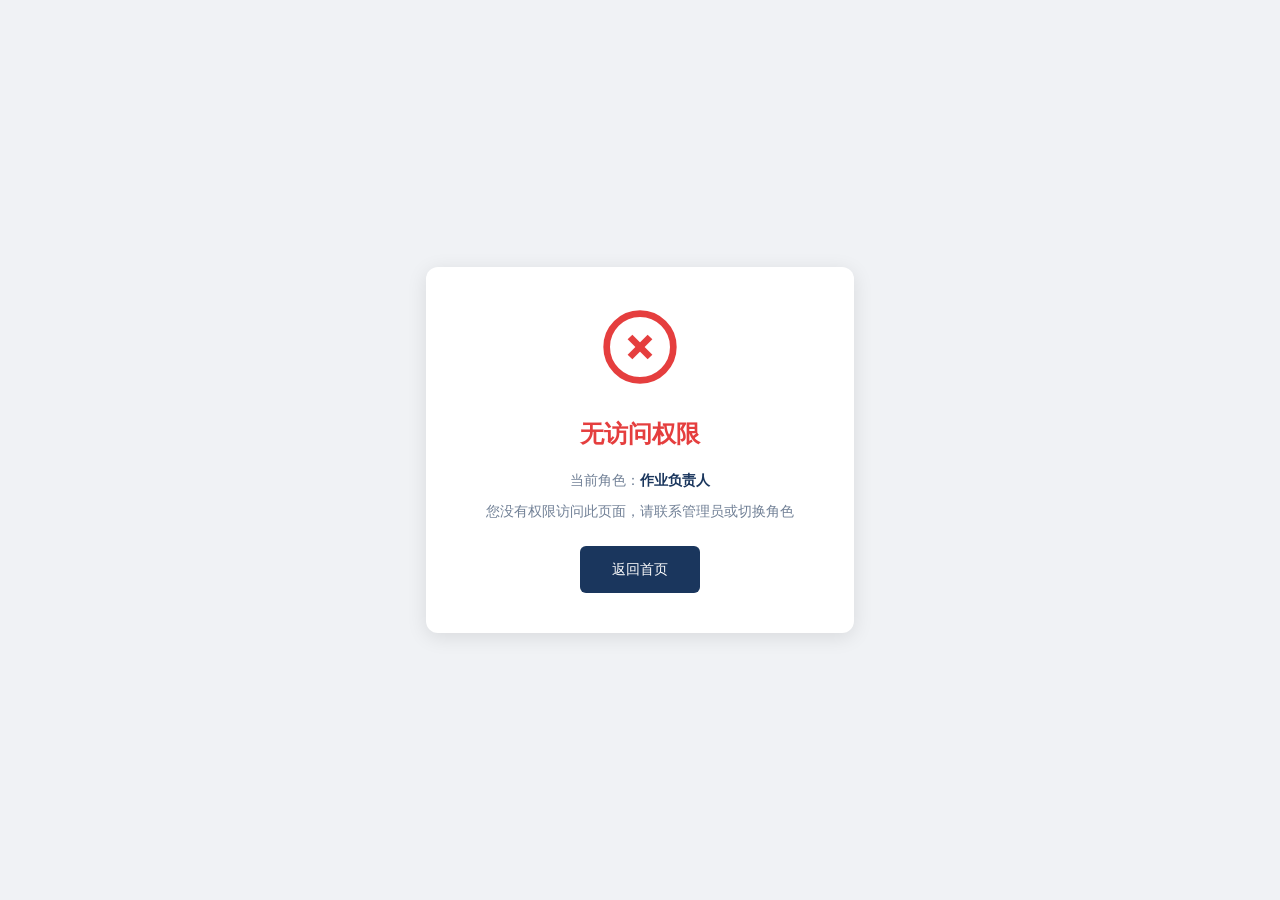
<file: pages/ledger.html>
<!DOCTYPE html>
<html lang="zh-CN">
<head>
    <meta charset="UTF-8">
    <meta name="viewport" content="width=device-width, initial-scale=1.0">
    <title>台账管理 - 有限空间作业安全风险动态管控平台</title>
    <link rel="stylesheet" href="../style.css">
    <style>
        .ledger-container {
            display: flex;
            flex-direction: column;
            height: calc(100vh - 120px);
        }
        .filter-card {
            background-color: white;
            border-radius: 8px;
            padding: 16px;
            margin-bottom: 16px;
            box-shadow: var(--shadow-sm);
        }
        .filter-bar {
            display: flex;
            flex-wrap: wrap;
            gap: 16px;
            align-items: flex-end;
        }
        .filter-item {
            display: flex;
            flex-direction: column;
            gap: 6px;
        }
        .filter-label {
            font-size: 12px;
            color: var(--text-light);
        }
        .table-card {
            background-color: white;
            border-radius: 8px;
            box-shadow: var(--shadow-sm);
            flex: 1;
            display: flex;
            flex-direction: column;
            overflow: hidden;
        }
        .table-toolbar {
            display: flex;
            justify-content: space-between;
            align-items: center;
            padding: 12px 16px;
            border-bottom: 1px solid var(--border-color);
            flex-shrink: 0;
        }
        .table-info {
            font-size: 13px;
            color: var(--text-light);
        }
        .table-info strong {
            color: var(--primary-color);
        }
        .table-scroll-container {
            flex: 1;
            overflow-y: auto;
        }
        .table-scroll-container::-webkit-scrollbar {
            width: 6px;
        }
        .table-scroll-container::-webkit-scrollbar-thumb {
            background-color: #ccc;
            border-radius: 3px;
        }
        .table-scroll-container::-webkit-scrollbar-track {
            background-color: #f5f5f5;
        }
        .data-table {
            width: 100%;
            border-collapse: collapse;
        }
        .data-table thead {
            position: sticky;
            top: 0;
            background-color: #f8f9fa;
            z-index: 10;
        }
        .data-table th {
            padding: 12px 16px;
            text-align: left;
            font-size: 12px;
            font-weight: 600;
            color: var(--text-light);
            border-bottom: 1px solid var(--border-color);
            white-space: nowrap;
        }
        .data-table td {
            padding: 12px 16px;
            font-size: 13px;
            color: var(--text-color);
            border-bottom: 1px solid var(--border-color);
        }
        .data-table tbody tr:hover {
            background-color: #f8f9fa;
        }
        .expiry-indicator {
            display: inline-flex;
            align-items: center;
            gap: 4px;
            padding: 2px 8px;
            border-radius: 4px;
            font-size: 11px;
            font-weight: 500;
        }
        .expiry-indicator.normal {
            background-color: rgba(56, 161, 105, 0.1);
            color: var(--success-color);
        }
        .expiry-indicator.warning {
            background-color: rgba(237, 137, 54, 0.1);
            color: var(--warning-color);
        }
        .expiry-indicator.danger {
            background-color: rgba(229, 62, 62, 0.1);
            color: var(--danger-color);
        }
        .expiry-indicator svg {
            width: 12px;
            height: 12px;
        }
        .action-btns {
            display: flex;
            gap: 6px;
        }
        .action-btn {
            padding: 4px 10px;
            font-size: 11px;
            border-radius: 4px;
            cursor: pointer;
            transition: all 0.3s ease;
            border: none;
        }
        .action-btn.view {
            background-color: rgba(49, 130, 206, 0.1);
            color: var(--info-color);
        }
        .action-btn.edit {
            background-color: rgba(26, 54, 93, 0.1);
            color: var(--primary-color);
        }
        .action-btn.delete {
            background-color: rgba(229, 62, 62, 0.1);
            color: var(--danger-color);
        }
        .action-btn:hover {
            opacity: 0.8;
        }
        .modal-overlay {
            display: none;
            position: fixed;
            top: 0;
            left: 0;
            right: 0;
            bottom: 0;
            background-color: rgba(0, 0, 0, 0.5);
            z-index: 1500;
            align-items: center;
            justify-content: center;
        }
        .modal-overlay.show {
            display: flex;
        }
        .modal-container {
            background-color: white;
            border-radius: 12px;
            width: 90%;
            max-width: 600px;
            max-height: 90vh;
            display: flex;
            flex-direction: column;
            box-shadow: 0 10px 30px rgba(0, 0, 0, 0.2);
        }
        .modal-container.large {
            max-width: 700px;
        }
        .modal-header {
            padding: 16px 20px;
            border-bottom: 1px solid var(--border-color);
            display: flex;
            justify-content: space-between;
            align-items: center;
            flex-shrink: 0;
        }
        .modal-title {
            font-size: 16px;
            font-weight: bold;
            color: var(--primary-color);
        }
        .modal-close {
            background: none;
            border: none;
            font-size: 24px;
            cursor: pointer;
            color: var(--text-light);
            width: 32px;
            height: 32px;
            display: flex;
            align-items: center;
            justify-content: center;
            border-radius: 4px;
        }
        .modal-close:hover {
            background-color: #f5f5f5;
        }
        .modal-body {
            padding: 20px;
            overflow-y: auto;
            flex: 1;
        }
        .modal-footer {
            padding: 16px 20px;
            border-top: 1px solid var(--border-color);
            display: flex;
            justify-content: flex-end;
            gap: 12px;
            flex-shrink: 0;
        }
        .modal-form-row {
            display: grid;
            grid-template-columns: repeat(2, 1fr);
            gap: 16px;
            margin-bottom: 16px;
        }
        .modal-form-group {
            display: flex;
            flex-direction: column;
            gap: 6px;
        }
        .modal-form-group.full {
            grid-column: span 2;
        }
        .modal-form-label {
            font-size: 13px;
            font-weight: 500;
            color: var(--text-color);
        }
        .modal-form-label .required {
            color: var(--danger-color);
        }
        .modal-section {
            margin-bottom: 20px;
        }
        .modal-section:last-child {
            margin-bottom: 0;
        }
        .modal-section-title {
            font-size: 14px;
            font-weight: bold;
            color: var(--primary-color);
            margin-bottom: 12px;
            padding-bottom: 8px;
            border-bottom: 1px solid var(--border-color);
        }
        .modal-detail-row {
            display: flex;
            margin-bottom: 10px;
            font-size: 13px;
        }
        .modal-detail-label {
            color: var(--text-light);
            min-width: 100px;
        }
        .modal-detail-value {
            color: var(--text-color);
        }
        .confirm-modal {
            text-align: center;
            padding: 20px 0;
        }
        .confirm-modal-icon {
            width: 60px;
            height: 60px;
            margin: 0 auto 16px;
            border-radius: 50%;
            display: flex;
            align-items: center;
            justify-content: center;
        }
        .confirm-modal-icon.danger {
            background-color: rgba(229, 62, 62, 0.1);
        }
        .confirm-modal-icon.danger svg {
            width: 32px;
            height: 32px;
            stroke: var(--danger-color);
        }
        .confirm-modal-title {
            font-size: 18px;
            font-weight: bold;
            color: var(--text-color);
            margin-bottom: 8px;
        }
        .confirm-modal-message {
            font-size: 14px;
            color: var(--text-light);
            margin-bottom: 24px;
        }
        .confirm-modal-actions {
            display: flex;
            justify-content: center;
            gap: 12px;
        }
        .empty-state {
            display: flex;
            flex-direction: column;
            align-items: center;
            justify-content: center;
            padding: 60px;
            color: var(--text-light);
        }
        .empty-state svg {
            width: 48px;
            height: 48px;
            stroke: #ccc;
            margin-bottom: 12px;
        }
        .empty-state span {
            font-size: 14px;
        }
    </style>
</head>
<body>
    <header class="top-bar">
        <div class="top-bar-left">
            <svg class="logo-icon" viewBox="0 0 24 24" fill="none" stroke="currentColor" stroke-width="2">
                <path d="M12 22s8-4 8-10V5l-8-3-8 3v7c0 6 8 10 8 10z"/>
            </svg>
            <h1 class="platform-title">有限空间作业安全风险动态管控平台</h1>
        </div>
        <div class="top-bar-center">
            <div class="realtime-alert">
                <span class="alert-pulse"></span>
                <span class="alert-text">实时预警</span>
                <span class="alert-count-badge danger">3</span>
            </div>
            <div class="current-time" id="currentTime"></div>
        </div>
        <div class="user-section">
            <div class="role-switch">
                <select id="roleSelector" class="role-select">
                    <option value="admin">系统管理员</option>
                    <option value="supervisor">安全主管</option>
                    <option value="operator">作业人员</option>
                </select>
            </div>
            <div class="user-avatar">
                <svg viewBox="0 0 24 24" fill="none" stroke="currentColor" stroke-width="2">
                    <path d="M20 21v-2a4 4 0 0 0-4-4H8a4 4 0 0 0-4 4v2"/>
                    <circle cx="12" cy="7" r="4"/>
                </svg>
            </div>
            <span class="user-name">管理员</span>
        </div>
    </header>

    <div class="container" style="margin-top: 56px;">
        <nav class="sidebar" style="top: 56px;">
            <div class="sidebar-header">
                <span class="sidebar-title">功能导航</span>
            </div>
            <ul class="nav-menu">
                <li class="nav-item" data-page="dashboard">
                    <a href="../index.html">
                        <svg class="nav-icon" viewBox="0 0 24 24" fill="none" stroke="currentColor" stroke-width="2">
                            <path d="M3 9l9-7 9 7v11a2 2 0 0 1-2 2H5a2 2 0 0 1-2-2z"/>
                            <polyline points="9 22 9 12 15 12 15 22"/>
                        </svg>
                        <span class="text">首页工作台</span>
                    </a>
                </li>
                <li class="nav-item" data-page="pre-work">
                    <a href="pre-work.html">
                        <svg class="nav-icon" viewBox="0 0 24 24" fill="none" stroke="currentColor" stroke-width="2">
                            <path d="M9 11l3 3L22 4"/>
                            <path d="M21 12v7a2 2 0 0 1-2 2H5a2 2 0 0 1-2-2V5a2 2 0 0 1 2-2h11"/>
                        </svg>
                        <span class="text">作业前管理</span>
                    </a>
                </li>
                <li class="nav-item" data-page="monitoring">
                    <a href="monitoring.html">
                        <svg class="nav-icon" viewBox="0 0 24 24" fill="none" stroke="currentColor" stroke-width="2">
                            <path d="M22 12h-4l-3 9L9 3l-3 9H2"/>
                        </svg>
                        <span class="text">实时监测</span>
                    </a>
                </li>
                <li class="nav-item" data-page="review">
                    <a href="review.html">
                        <svg class="nav-icon" viewBox="0 0 24 24" fill="none" stroke="currentColor" stroke-width="2">
                            <polyline points="23 4 23 10 17 10"/>
                            <path d="M20.49 15a9 9 0 1 1-2.12-9.36L23 10"/>
                        </svg>
                        <span class="text">复盘优化</span>
                    </a>
                </li>
                <li class="nav-item active" data-page="ledger">
                    <a href="ledger.html">
                        <svg class="nav-icon" viewBox="0 0 24 24" fill="none" stroke="currentColor" stroke-width="2">
                            <path d="M4 19.5A2.5 2.5 0 0 1 6.5 17H20"/>
                            <path d="M6.5 2H20v20H6.5A2.5 2.5 0 0 1 4 19.5v-15A2.5 2.5 0 0 1 6.5 2z"/>
                        </svg>
                        <span class="text">台账管理</span>
                    </a>
                </li>
                <li class="nav-item" data-page="training">
                    <a href="training.html">
                        <svg class="nav-icon" viewBox="0 0 24 24" fill="none" stroke="currentColor" stroke-width="2">
                            <path d="M22 10v6M2 10l10-5 10 5-10 5z"/>
                            <path d="M6 12v5c3 3 9 3 12 0v-5"/>
                        </svg>
                        <span class="text">培训考核</span>
                    </a>
                </li>
                <li class="nav-item" data-page="contractor">
                    <a href="contractor.html">
                        <svg class="nav-icon" viewBox="0 0 24 24" fill="none" stroke="currentColor" stroke-width="2">
                            <path d="M3 9l9-7 9 7v11a2 2 0 0 1-2 2H5a2 2 0 0 1-2-2z"/>
                            <polyline points="9 22 9 12 15 12 15 22"/>
                        </svg>
                        <span class="text">承包商管理</span>
                    </a>
                </li>
                <li class="nav-item" data-page="evaluation">
                    <a href="evaluation.html">
                        <svg class="nav-icon" viewBox="0 0 24 24" fill="none" stroke="currentColor" stroke-width="2">
                            <polygon points="12 2 15.09 8.26 22 9.27 17 14.14 18.18 21.02 12 17.77 5.82 21.02 7 14.14 2 9.27 8.91 8.26 12 2"/>
                        </svg>
                        <span class="text">安全生产考评</span>
                    </a>
                </li>
                <li class="nav-item" data-page="emergency">
                    <a href="emergency.html">
                        <svg class="nav-icon" viewBox="0 0 24 24" fill="none" stroke="currentColor" stroke-width="2">
                            <polygon points="7.86 2 16.14 2 22 7.86 22 16.14 16.14 22 7.86 22 2 16.14 2 7.86 7.86 2"/>
                            <line x1="12" y1="8" x2="12" y2="12"/>
                            <line x1="12" y1="16" x2="12.01" y2="16"/>
                        </svg>
                        <span class="text">应急处置</span>
                    </a>
                </li>
            </ul>
        </nav>

        <main class="main-content" style="margin-right: 0;">
            <div class="page-header">
                <h2 class="page-title">有限空间管理台账</h2>
                <div class="page-actions">
                    <button class="btn primary" onclick="showAddModal()">
                        <svg viewBox="0 0 24 24" fill="none" stroke="currentColor" stroke-width="2" style="width: 16px; height: 16px;">
                            <line x1="12" y1="5" x2="12" y2="19"/>
                            <line x1="5" y1="12" x2="19" y2="12"/>
                        </svg>
                        新增台账
                    </button>
                </div>
            </div>

            <div class="ledger-container">
                <div class="filter-card">
                    <div class="filter-bar">
                        <div class="filter-item">
                            <label class="filter-label">空间名称</label>
                            <input type="text" class="form-input" id="filterName" placeholder="请输入空间名称" style="width: 160px;">
                        </div>
                        <div class="filter-item">
                            <label class="filter-label">空间类型</label>
                            <select class="form-select" id="filterType" style="width: 140px;">
                                <option value="">全部</option>
                                <option value="储罐">储罐</option>
                                <option value="管道">管道</option>
                                <option value="地下室">地下室</option>
                                <option value="窨井">窨井</option>
                                <option value="反应釜">反应釜</option>
                                <option value="污水池">污水池</option>
                            </select>
                        </div>
                        <div class="filter-item">
                            <label class="filter-label">状态</label>
                            <select class="form-select" id="filterStatus" style="width: 120px;">
                                <option value="">全部</option>
                                <option value="正常">正常</option>
                                <option value="即将到期">即将到期</option>
                                <option value="已到期">已到期</option>
                            </select>
                        </div>
                        <div class="filter-item" style="flex-direction: row; gap: 8px;">
                            <button class="btn primary" onclick="doSearch()">查询</button>
                            <button class="btn secondary" onclick="resetSearch()">重置</button>
                        </div>
                    </div>
                </div>

                <div class="table-card">
                    <div class="table-toolbar">
                        <span class="table-info">共 <strong id="totalCount">0</strong> 条记录</span>
                        <div class="table-actions">
                            <button class="btn danger" onclick="batchDelete()">批量删除</button>
                        </div>
                    </div>
                    <div class="table-scroll-container">
                        <table class="data-table">
                            <thead>
                                <tr>
                                    <th style="width: 40px;"><input type="checkbox" id="selectAll" onclick="toggleSelectAll()"></th>
                                    <th style="width: 80px;">状态</th>
                                    <th>空间名称</th>
                                    <th>空间类型</th>
                                    <th>位置</th>
                                    <th>容积(m³)</th>
                                    <th>检测周期</th>
                                    <th>上次检测</th>
                                    <th>下次检测</th>
                                    <th style="width: 150px;">操作</th>
                                </tr>
                            </thead>
                            <tbody id="dataTableBody">
                            </tbody>
                        </table>
                    </div>
                </div>
            </div>
        </main>
    </div>

    <div class="modal-overlay" id="formModal">
        <div class="modal-container large">
            <div class="modal-header">
                <h3 class="modal-title" id="formModalTitle">新增台账</h3>
                <button class="modal-close" onclick="closeFormModal()">&times;</button>
            </div>
            <div class="modal-body">
                <form class="modal-form" id="ledgerForm">
                    <div class="modal-form-row">
                        <div class="modal-form-group">
                            <label class="modal-form-label">空间名称 <span class="required">*</span></label>
                            <input type="text" class="form-input" id="spaceName" placeholder="请输入空间名称">
                        </div>
                        <div class="modal-form-group">
                            <label class="modal-form-label">空间类型 <span class="required">*</span></label>
                            <select class="form-select" id="spaceType">
                                <option value="">请选择</option>
                                <option value="储罐">储罐</option>
                                <option value="管道">管道</option>
                                <option value="地下室">地下室</option>
                                <option value="窨井">窨井</option>
                                <option value="反应釜">反应釜</option>
                                <option value="污水池">污水池</option>
                                <option value="其他">其他</option>
                            </select>
                        </div>
                    </div>
                    <div class="modal-form-row">
                        <div class="modal-form-group">
                            <label class="modal-form-label">所在位置 <span class="required">*</span></label>
                            <input type="text" class="form-input" id="spaceLocation" placeholder="请输入所在位置">
                        </div>
                        <div class="modal-form-group">
                            <label class="modal-form-label">容积(m³) <span class="required">*</span></label>
                            <input type="number" class="form-input" id="spaceVolume" placeholder="请输入容积">
                        </div>
                    </div>
                    <div class="modal-form-row">
                        <div class="modal-form-group">
                            <label class="modal-form-label">检测周期</label>
                            <select class="form-select" id="checkCycle">
                                <option value="30">30天</option>
                                <option value="60">60天</option>
                                <option value="90">90天</option>
                                <option value="180">180天</option>
                                <option value="365">365天</option>
                            </select>
                        </div>
                        <div class="modal-form-group">
                            <label class="modal-form-label">上次检测日期</label>
                            <input type="date" class="form-input" id="lastCheckDate">
                        </div>
                    </div>
                    <div class="modal-form-row">
                        <div class="modal-form-group">
                            <label class="modal-form-label">下次检测日期</label>
                            <input type="date" class="form-input" id="nextCheckDate">
                        </div>
                        <div class="modal-form-group">
                            <label class="modal-form-label">负责人</label>
                            <input type="text" class="form-input" id="responsible" placeholder="请输入负责人">
                        </div>
                    </div>
                    <div class="modal-form-group full">
                        <label class="modal-form-label">空间描述</label>
                        <textarea class="form-textarea" id="spaceDesc" rows="3" placeholder="请输入空间描述信息"></textarea>
                    </div>
                    <div class="modal-form-group full">
                        <label class="modal-form-label">主要风险</label>
                        <div style="display: flex; flex-wrap: wrap; gap: 12px; margin-top: 8px;">
                            <label style="display: flex; align-items: center; gap: 6px; font-size: 13px; cursor: pointer;">
                                <input type="checkbox" name="risks" value="缺氧窒息"> 缺氧窒息
                            </label>
                            <label style="display: flex; align-items: center; gap: 6px; font-size: 13px; cursor: pointer;">
                                <input type="checkbox" name="risks" value="有毒有害气体"> 有毒有害气体
                            </label>
                            <label style="display: flex; align-items: center; gap: 6px; font-size: 13px; cursor: pointer;">
                                <input type="checkbox" name="risks" value="易燃易爆"> 易燃易爆
                            </label>
                            <label style="display: flex; align-items: center; gap: 6px; font-size: 13px; cursor: pointer;">
                                <input type="checkbox" name="risks" value="触电伤害"> 触电伤害
                            </label>
                            <label style="display: flex; align-items: center; gap: 6px; font-size: 13px; cursor: pointer;">
                                <input type="checkbox" name="risks" value="淹溺"> 淹溺
                            </label>
                        </div>
                    </div>
                </form>
            </div>
            <div class="modal-footer">
                <button class="btn secondary" onclick="closeFormModal()">取消</button>
                <button class="btn primary" onclick="saveForm()">保存</button>
            </div>
        </div>
    </div>

    <div class="modal-overlay" id="viewModal">
        <div class="modal-container large">
            <div class="modal-header">
                <h3 class="modal-title">台账详情（只读）</h3>
                <button class="modal-close" onclick="closeViewModal()">&times;</button>
            </div>
            <div class="modal-body">
                <form class="modal-form" id="viewForm">
                    <div class="modal-form-row">
                        <div class="modal-form-group">
                            <label class="modal-form-label">空间名称</label>
                            <input type="text" class="form-input" id="viewSpaceName" readonly style="background-color: #f5f5f5;">
                        </div>
                        <div class="modal-form-group">
                            <label class="modal-form-label">空间类型</label>
                            <input type="text" class="form-input" id="viewSpaceType" readonly style="background-color: #f5f5f5;">
                        </div>
                    </div>
                    <div class="modal-form-row">
                        <div class="modal-form-group">
                            <label class="modal-form-label">所在位置</label>
                            <input type="text" class="form-input" id="viewSpaceLocation" readonly style="background-color: #f5f5f5;">
                        </div>
                        <div class="modal-form-group">
                            <label class="modal-form-label">容积(m³)</label>
                            <input type="text" class="form-input" id="viewSpaceVolume" readonly style="background-color: #f5f5f5;">
                        </div>
                    </div>
                    <div class="modal-form-row">
                        <div class="modal-form-group">
                            <label class="modal-form-label">检测周期</label>
                            <input type="text" class="form-input" id="viewCheckCycle" readonly style="background-color: #f5f5f5;">
                        </div>
                        <div class="modal-form-group">
                            <label class="modal-form-label">上次检测日期</label>
                            <input type="text" class="form-input" id="viewLastCheckDate" readonly style="background-color: #f5f5f5;">
                        </div>
                    </div>
                    <div class="modal-form-row">
                        <div class="modal-form-group">
                            <label class="modal-form-label">下次检测日期</label>
                            <input type="text" class="form-input" id="viewNextCheckDate" readonly style="background-color: #f5f5f5;">
                        </div>
                        <div class="modal-form-group">
                            <label class="modal-form-label">状态</label>
                            <input type="text" class="form-input" id="viewStatus" readonly style="background-color: #f5f5f5;">
                        </div>
                    </div>
                    <div class="modal-form-row">
                        <div class="modal-form-group">
                            <label class="modal-form-label">负责人</label>
                            <input type="text" class="form-input" id="viewResponsible" readonly style="background-color: #f5f5f5;">
                        </div>
                        <div class="modal-form-group">
                            <label class="modal-form-label">主要风险</label>
                            <input type="text" class="form-input" id="viewRisks" readonly style="background-color: #f5f5f5;">
                        </div>
                    </div>
                </form>
            </div>
            <div class="modal-footer">
                <button class="btn secondary" onclick="closeViewModal()">关闭</button>
                <button class="btn primary" onclick="editFromView()">编辑</button>
            </div>
        </div>
    </div>

    <div class="modal-overlay" id="deleteModal">
        <div class="modal-container" style="max-width: 400px;">
            <div class="modal-body">
                <div class="confirm-modal">
                    <div class="confirm-modal-icon danger">
                        <svg viewBox="0 0 24 24" fill="none" stroke="currentColor" stroke-width="2">
                            <polygon points="7.86 2 16.14 2 22 7.86 22 16.14 16.14 22 7.86 22 2 16.14 2 7.86 7.86 2"/>
                            <line x1="12" y1="8" x2="12" y2="12"/>
                            <line x1="12" y1="16" x2="12.01" y2="16"/>
                        </svg>
                    </div>
                    <h4 class="confirm-modal-title">确认删除</h4>
                    <p class="confirm-modal-message" id="deleteMessage">确定要删除该台账记录吗？此操作不可恢复。</p>
                    <div class="confirm-modal-actions">
                        <button class="btn secondary" onclick="closeDeleteModal()">取消</button>
                        <button class="btn danger" onclick="confirmDelete()">确认删除</button>
                    </div>
                </div>
            </div>
        </div>
    </div>

    <div id="toast" style="display: none; position: fixed; top: 80px; right: 20px; padding: 12px 20px; background-color: var(--success-color); color: white; border-radius: 6px; box-shadow: var(--shadow-lg); z-index: 3000;">
        <span id="toastMessage">操作成功</span>
    </div>

    <script src="../script.js"></script>
    <script>
        checkPagePermission();
    </script>
    <script>
        var allLedgerData = [
            { id: 1, name: '1号储罐', type: '储罐', location: '储罐区A', volume: 500, cycle: 30, lastCheck: '2023-12-15', nextCheck: '2024-01-14', status: '已到期', responsible: '张三', risks: ['缺氧窒息', '有毒有害气体'] },
            { id: 2, name: '2号储罐', type: '储罐', location: '储罐区A', volume: 500, cycle: 30, lastCheck: '2024-01-10', nextCheck: '2024-02-09', status: '正常', responsible: '张三', risks: ['缺氧窒息', '易燃易爆'] },
            { id: 3, name: '3号储罐', type: '储罐', location: '储罐区A', volume: 500, cycle: 30, lastCheck: '2023-12-20', nextCheck: '2024-01-19', status: '即将到期', responsible: '李四', risks: ['缺氧窒息', '有毒有害气体'] },
            { id: 4, name: '4号储罐', type: '储罐', location: '储罐区B', volume: 300, cycle: 30, lastCheck: '2024-01-05', nextCheck: '2024-02-04', status: '正常', responsible: '李四', risks: ['缺氧窒息'] },
            { id: 5, name: '5号储罐', type: '储罐', location: '储罐区B', volume: 300, cycle: 30, lastCheck: '2023-12-25', nextCheck: '2024-01-24', status: '即将到期', responsible: '王五', risks: ['有毒有害气体', '易燃易爆'] },
            { id: 6, name: '1号反应釜', type: '反应釜', location: '生产车间', volume: 50, cycle: 60, lastCheck: '2024-01-08', nextCheck: '2024-03-08', status: '正常', responsible: '张三', risks: ['有毒有害气体', '易燃易爆', '触电伤害'] },
            { id: 7, name: '2号反应釜', type: '反应釜', location: '生产车间', volume: 50, cycle: 60, lastCheck: '2023-12-01', nextCheck: '2024-01-30', status: '即将到期', responsible: '张三', risks: ['有毒有害气体', '易燃易爆'] },
            { id: 8, name: '3号反应釜', type: '反应釜', location: '生产车间', volume: 80, cycle: 60, lastCheck: '2024-01-12', nextCheck: '2024-03-12', status: '正常', responsible: '李四', risks: ['缺氧窒息', '有毒有害气体'] },
            { id: 9, name: '1号管道', type: '管道', location: '管道区A', volume: 80, cycle: 90, lastCheck: '2024-01-01', nextCheck: '2024-04-01', status: '正常', responsible: '王五', risks: ['有毒有害气体'] },
            { id: 10, name: '2号管道', type: '管道', location: '管道区A', volume: 100, cycle: 90, lastCheck: '2023-12-15', nextCheck: '2024-03-15', status: '正常', responsible: '王五', risks: ['有毒有害气体', '易燃易爆'] },
            { id: 11, name: '3号管道', type: '管道', location: '管道区B', volume: 120, cycle: 60, lastCheck: '2024-01-10', nextCheck: '2024-03-10', status: '正常', responsible: '赵六', risks: ['有毒有害气体'] },
            { id: 12, name: '4号管道', type: '管道', location: '管道区B', volume: 90, cycle: 60, lastCheck: '2023-11-20', nextCheck: '2024-01-19', status: '即将到期', responsible: '赵六', risks: ['易燃易爆'] },
            { id: 13, name: '5号管道', type: '管道', location: '管道区C', volume: 150, cycle: 90, lastCheck: '2024-01-05', nextCheck: '2024-04-05', status: '正常', responsible: '王五', risks: ['有毒有害气体', '缺氧窒息'] },
            { id: 14, name: '1号地下室', type: '地下室', location: '办公区', volume: 200, cycle: 90, lastCheck: '2024-01-05', nextCheck: '2024-04-05', status: '正常', responsible: '张三', risks: ['缺氧窒息', '淹溺'] },
            { id: 15, name: '2号地下室', type: '地下室', location: '仓储区', volume: 300, cycle: 90, lastCheck: '2023-10-15', nextCheck: '2024-01-13', status: '已到期', responsible: '李四', risks: ['缺氧窒息', '有毒有害气体', '淹溺'] },
            { id: 16, name: '3号地下室', type: '地下室', location: '生产区', volume: 250, cycle: 90, lastCheck: '2023-12-20', nextCheck: '2024-03-20', status: '正常', responsible: '王五', risks: ['缺氧窒息', '触电伤害'] },
            { id: 17, name: '1号窨井', type: '窨井', location: '厂区道路A', volume: 10, cycle: 30, lastCheck: '2024-01-08', nextCheck: '2024-02-07', status: '正常', responsible: '赵六', risks: ['缺氧窒息', '有毒有害气体'] },
            { id: 18, name: '2号窨井', type: '窨井', location: '厂区道路A', volume: 12, cycle: 30, lastCheck: '2023-12-18', nextCheck: '2024-01-17', status: '已到期', responsible: '赵六', risks: ['缺氧窒息', '有毒有害气体', '淹溺'] },
            { id: 19, name: '3号窨井', type: '窨井', location: '厂区道路B', volume: 15, cycle: 30, lastCheck: '2024-01-12', nextCheck: '2024-02-11', status: '正常', responsible: '张三', risks: ['缺氧窒息'] },
            { id: 20, name: '4号窨井', type: '窨井', location: '厂区道路B', volume: 8, cycle: 30, lastCheck: '2023-12-28', nextCheck: '2024-01-27', status: '即将到期', responsible: '李四', risks: ['有毒有害气体'] },
            { id: 21, name: '5号窨井', type: '窨井', location: '厂区道路C', volume: 20, cycle: 30, lastCheck: '2024-01-10', nextCheck: '2024-02-09', status: '正常', responsible: '王五', risks: ['缺氧窒息', '淹溺'] },
            { id: 22, name: '1号污水池', type: '污水池', location: '污水处理区', volume: 400, cycle: 60, lastCheck: '2024-01-06', nextCheck: '2024-03-06', status: '正常', responsible: '张三', risks: ['缺氧窒息', '有毒有害气体', '淹溺'] },
            { id: 23, name: '2号污水池', type: '污水池', location: '污水处理区', volume: 350, cycle: 60, lastCheck: '2023-11-25', nextCheck: '2024-01-24', status: '即将到期', responsible: '李四', risks: ['缺氧窒息', '有毒有害气体', '淹溺'] },
            { id: 24, name: '6号储罐', type: '储罐', location: '储罐区C', volume: 600, cycle: 30, lastCheck: '2024-01-11', nextCheck: '2024-02-10', status: '正常', responsible: '王五', risks: ['缺氧窒息', '易燃易爆'] }
        ];

        var filteredData = [];
        var currentEditId = null;
        var currentViewId = null;
        var currentDeleteIds = [];
        var nextId = 25;

        document.addEventListener('DOMContentLoaded', function() {
            filteredData = allLedgerData.slice();
            renderTable();
        });

        function renderTable() {
            var tbody = document.getElementById('dataTableBody');
            var countEl = document.getElementById('totalCount');
            
            countEl.textContent = filteredData.length;
            
            if (filteredData.length === 0) {
                tbody.innerHTML = '<tr><td colspan="10"><div class="empty-state">' +
                    '<svg viewBox="0 0 24 24" fill="none" stroke="currentColor" stroke-width="2">' +
                    '<path d="M14 2H6a2 2 0 0 0-2 2v16a2 2 0 0 0 2 2h12a2 2 0 0 0 2-2V8z"/>' +
                    '<polyline points="14 2 14 8 20 8"/>' +
                    '</svg>' +
                    '<span>暂无数据</span>' +
                    '</div></td></tr>';
                return;
            }

            var html = '';
            for (var i = 0; i < filteredData.length; i++) {
                var item = filteredData[i];
                var statusClass = item.status === '正常' ? 'normal' : (item.status === '即将到期' ? 'warning' : 'danger');
                var nextCheckColor = item.status === '已到期' ? 'var(--danger-color)' : (item.status === '即将到期' ? 'var(--warning-color)' : 'inherit');
                
                html += '<tr data-id="' + item.id + '">' +
                    '<td><input type="checkbox" class="row-checkbox" data-id="' + item.id + '"></td>' +
                    '<td><span class="expiry-indicator ' + statusClass + '">' +
                    getStatusIcon(item.status) + item.status + '</span></td>' +
                    '<td>' + item.name + '</td>' +
                    '<td>' + item.type + '</td>' +
                    '<td>' + item.location + '</td>' +
                    '<td>' + item.volume + '</td>' +
                    '<td>' + item.cycle + '天</td>' +
                    '<td>' + item.lastCheck + '</td>' +
                    '<td style="color: ' + nextCheckColor + ';">' + item.nextCheck + '</td>' +
                    '<td><div class="action-btns">' +
                    '<button class="action-btn view" onclick="showViewModal(' + item.id + ')">查看</button>' +
                    '<button class="action-btn edit" onclick="showEditModal(' + item.id + ')">编辑</button>' +
                    '<button class="action-btn delete" onclick="showDeleteConfirm(' + item.id + ')">删除</button>' +
                    '</div></td></tr>';
            }
            tbody.innerHTML = html;
        }

        function getStatusIcon(status) {
            if (status === '正常') {
                return '<svg viewBox="0 0 24 24" fill="none" stroke="currentColor" stroke-width="2"><path d="M22 11.08V12a10 10 0 1 1-5.93-9.14"/><polyline points="22 4 12 14.01 9 11.01"/></svg>';
            } else if (status === '即将到期') {
                return '<svg viewBox="0 0 24 24" fill="none" stroke="currentColor" stroke-width="2"><circle cx="12" cy="12" r="10"/><polyline points="12 6 12 12 16 14"/></svg>';
            } else {
                return '<svg viewBox="0 0 24 24" fill="none" stroke="currentColor" stroke-width="2"><circle cx="12" cy="12" r="10"/><line x1="12" y1="8" x2="12" y2="12"/><line x1="12" y1="16" x2="12.01" y2="16"/></svg>';
            }
        }

        function doSearch() {
            var name = document.getElementById('filterName').value.toLowerCase();
            var type = document.getElementById('filterType').value;
            var status = document.getElementById('filterStatus').value;

            filteredData = allLedgerData.filter(function(item) {
                var nameMatch = !name || item.name.toLowerCase().indexOf(name) !== -1;
                var typeMatch = !type || item.type === type;
                var statusMatch = !status || item.status === status;
                return nameMatch && typeMatch && statusMatch;
            });

            renderTable();
            showToast('查询完成，共找到 ' + filteredData.length + ' 条记录');
        }

        function resetSearch() {
            document.getElementById('filterName').value = '';
            document.getElementById('filterType').value = '';
            document.getElementById('filterStatus').value = '';
            filteredData = allLedgerData.slice();
            renderTable();
            showToast('已重置筛选条件');
        }

        function toggleSelectAll() {
            var selectAll = document.getElementById('selectAll');
            var checkboxes = document.querySelectorAll('.row-checkbox');
            for (var i = 0; i < checkboxes.length; i++) {
                checkboxes[i].checked = selectAll.checked;
            }
        }

        function batchDelete() {
            var checkboxes = document.querySelectorAll('.row-checkbox:checked');
            if (checkboxes.length === 0) {
                showToast('请先选择要删除的记录', 'error');
                return;
            }
            
            currentDeleteIds = [];
            for (var i = 0; i < checkboxes.length; i++) {
                currentDeleteIds.push(parseInt(checkboxes[i].getAttribute('data-id')));
            }
            
            document.getElementById('deleteMessage').textContent = '确定要删除选中的 ' + currentDeleteIds.length + ' 条记录吗？此操作不可恢复。';
            document.getElementById('deleteModal').classList.add('show');
        }

        function showAddModal() {
            currentEditId = null;
            document.getElementById('formModalTitle').textContent = '新增台账';
            document.getElementById('ledgerForm').reset();
            var riskCheckboxes = document.querySelectorAll('input[name="risks"]');
            for (var i = 0; i < riskCheckboxes.length; i++) {
                riskCheckboxes[i].checked = false;
            }
            document.getElementById('formModal').classList.add('show');
        }

        function showEditModal(id) {
            currentEditId = id;
            var item = null;
            for (var i = 0; i < allLedgerData.length; i++) {
                if (allLedgerData[i].id === id) {
                    item = allLedgerData[i];
                    break;
                }
            }
            
            if (!item) return;
            
            document.getElementById('formModalTitle').textContent = '编辑台账';
            document.getElementById('spaceName').value = item.name;
            document.getElementById('spaceType').value = item.type;
            document.getElementById('spaceLocation').value = item.location;
            document.getElementById('spaceVolume').value = item.volume;
            document.getElementById('checkCycle').value = item.cycle;
            document.getElementById('lastCheckDate').value = item.lastCheck;
            document.getElementById('nextCheckDate').value = item.nextCheck;
            document.getElementById('responsible').value = item.responsible || '';
            
            var riskCheckboxes = document.querySelectorAll('input[name="risks"]');
            for (var i = 0; i < riskCheckboxes.length; i++) {
                riskCheckboxes[i].checked = item.risks && item.risks.indexOf(riskCheckboxes[i].value) !== -1;
            }
            
            document.getElementById('formModal').classList.add('show');
        }

        function closeFormModal() {
            document.getElementById('formModal').classList.remove('show');
        }

        function saveForm() {
            var name = document.getElementById('spaceName').value;
            var type = document.getElementById('spaceType').value;
            var location = document.getElementById('spaceLocation').value;
            var volume = document.getElementById('spaceVolume').value;

            if (!name || !type || !location || !volume) {
                showToast('请填写必填项', 'error');
                return;
            }

            var risks = [];
            var riskCheckboxes = document.querySelectorAll('input[name="risks"]:checked');
            for (var i = 0; i < riskCheckboxes.length; i++) {
                risks.push(riskCheckboxes[i].value);
            }

            var nextCheck = document.getElementById('nextCheckDate').value;
            var today = new Date().toISOString().split('T')[0];
            var status = '正常';
            
            if (nextCheck) {
                var nextDate = new Date(nextCheck);
                var todayDate = new Date(today);
                var diffDays = Math.ceil((nextDate - todayDate) / (1000 * 60 * 60 * 24));
                
                if (diffDays < 0) {
                    status = '已到期';
                } else if (diffDays <= 7) {
                    status = '即将到期';
                }
            }

            if (currentEditId) {
                for (var i = 0; i < allLedgerData.length; i++) {
                    if (allLedgerData[i].id === currentEditId) {
                        allLedgerData[i].name = name;
                        allLedgerData[i].type = type;
                        allLedgerData[i].location = location;
                        allLedgerData[i].volume = parseInt(volume);
                        allLedgerData[i].cycle = parseInt(document.getElementById('checkCycle').value);
                        allLedgerData[i].lastCheck = document.getElementById('lastCheckDate').value;
                        allLedgerData[i].nextCheck = nextCheck;
                        allLedgerData[i].responsible = document.getElementById('responsible').value;
                        allLedgerData[i].risks = risks;
                        allLedgerData[i].status = status;
                        break;
                    }
                }
                showToast('编辑成功');
            } else {
                var newItem = {
                    id: nextId++,
                    name: name,
                    type: type,
                    location: location,
                    volume: parseInt(volume),
                    cycle: parseInt(document.getElementById('checkCycle').value),
                    lastCheck: document.getElementById('lastCheckDate').value,
                    nextCheck: nextCheck,
                    responsible: document.getElementById('responsible').value,
                    risks: risks,
                    status: status
                };
                allLedgerData.unshift(newItem);
                showToast('新增成功');
            }

            filteredData = allLedgerData.slice();
            renderTable();
            closeFormModal();
        }

        function showViewModal(id) {
            var item = null;
            for (var i = 0; i < allLedgerData.length; i++) {
                if (allLedgerData[i].id === id) {
                    item = allLedgerData[i];
                    break;
                }
            }
            
            if (!item) return;
            
            currentViewId = id;
            document.getElementById('viewSpaceName').value = item.name;
            document.getElementById('viewSpaceType').value = item.type;
            document.getElementById('viewSpaceLocation').value = item.location;
            document.getElementById('viewSpaceVolume').value = item.volume;
            document.getElementById('viewCheckCycle').value = item.cycle + '天';
            document.getElementById('viewLastCheckDate').value = item.lastCheck || '-';
            document.getElementById('viewNextCheckDate').value = item.nextCheck || '-';
            document.getElementById('viewStatus').value = item.status;
            document.getElementById('viewResponsible').value = item.responsible || '-';
            document.getElementById('viewRisks').value = item.risks ? item.risks.join('、') : '-';
            document.getElementById('viewModal').classList.add('show');
        }

        function closeViewModal() {
            document.getElementById('viewModal').classList.remove('show');
        }

        function editFromView() {
            if (currentViewId) {
                closeViewModal();
                showEditModal(currentViewId);
            }
        }

        function showDeleteConfirm(id) {
            currentDeleteIds = [id];
            var item = null;
            for (var i = 0; i < allLedgerData.length; i++) {
                if (allLedgerData[i].id === id) {
                    item = allLedgerData[i];
                    break;
                }
            }
            document.getElementById('deleteMessage').textContent = '确定要删除"' + (item ? item.name : '') + '"的台账记录吗？此操作不可恢复。';
            document.getElementById('deleteModal').classList.add('show');
        }

        function closeDeleteModal() {
            document.getElementById('deleteModal').classList.remove('show');
            currentDeleteIds = [];
        }

        function confirmDelete() {
            for (var i = allLedgerData.length - 1; i >= 0; i--) {
                for (var j = 0; j < currentDeleteIds.length; j++) {
                    if (allLedgerData[i].id === currentDeleteIds[j]) {
                        allLedgerData.splice(i, 1);
                        break;
                    }
                }
            }
            
            filteredData = allLedgerData.slice();
            renderTable();
            closeDeleteModal();
            showToast('删除成功，共删除 ' + currentDeleteIds.length + ' 条记录');
        }

        function showToast(message, type) {
            var toast = document.getElementById('toast');
            document.getElementById('toastMessage').textContent = message;
            
            if (type === 'error') {
                toast.style.backgroundColor = 'var(--danger-color)';
            } else {
                toast.style.backgroundColor = 'var(--success-color)';
            }
            
            toast.style.display = 'block';
            setTimeout(function() {
                toast.style.display = 'none';
            }, 2000);
        }

        document.querySelectorAll('.modal-overlay').forEach(function(modal) {
            modal.addEventListener('click', function(e) {
                if (e.target === this) {
                    this.classList.remove('show');
                }
            });
        });
    </script>
</body>
</html>
</file>
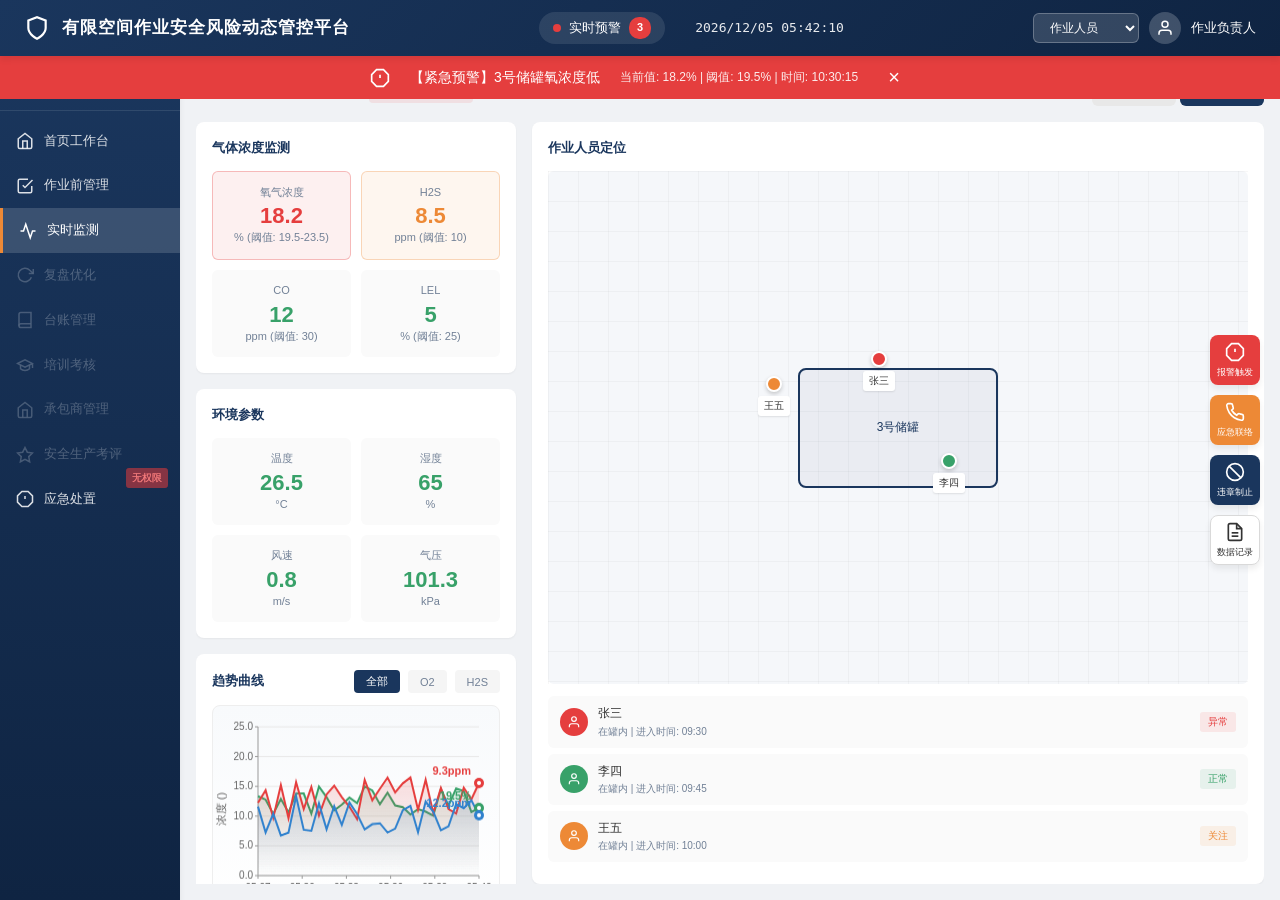
<file: pages/monitoring.html>
<!DOCTYPE html>
<html lang="zh-CN">
<head>
    <meta charset="UTF-8">
    <meta name="viewport" content="width=device-width, initial-scale=1.0">
    <title>实时监测 - 有限空间作业安全风险动态管控平台</title>
    <link rel="stylesheet" href="../style.css">
    <style>
        .monitoring-page {
            display: flex;
            height: calc(100vh - 56px);
        }
        .monitoring-main {
            flex: 1;
            display: flex;
            flex-direction: column;
            padding: 16px;
            overflow: hidden;
        }
        .monitoring-header {
            display: flex;
            justify-content: space-between;
            align-items: center;
            margin-bottom: 16px;
        }
        .job-info {
            display: flex;
            align-items: center;
            gap: 20px;
        }
        .job-name {
            font-size: 16px;
            font-weight: bold;
            color: var(--text-color);
        }
        .job-status {
            display: flex;
            align-items: center;
            gap: 6px;
            padding: 4px 12px;
            background-color: rgba(56, 161, 105, 0.1);
            border-radius: 4px;
        }
        .job-status.danger {
            background-color: rgba(229, 62, 62, 0.1);
        }
        .job-status svg {
            width: 14px;
            height: 14px;
        }
        .job-status span {
            font-size: 12px;
            font-weight: 500;
        }
        .job-status.success span { color: var(--success-color); }
        .job-status.danger span { color: var(--danger-color); }
        .job-status svg.success { stroke: var(--success-color); }
        .job-status svg.danger { stroke: var(--danger-color); }
        .monitoring-content {
            flex: 1;
            display: flex;
            gap: 16px;
            overflow: hidden;
        }
        .data-panel {
            width: 320px;
            display: flex;
            flex-direction: column;
            gap: 16px;
            flex-shrink: 0;
        }
        .data-cards-section {
            background-color: white;
            border-radius: 8px;
            padding: 16px;
            box-shadow: var(--shadow-sm);
        }
        .section-title-sm {
            font-size: 13px;
            font-weight: bold;
            color: var(--primary-color);
            margin-bottom: 12px;
        }
        .realtime-cards {
            display: grid;
            grid-template-columns: repeat(2, 1fr);
            gap: 10px;
        }
        .realtime-card {
            padding: 12px;
            background-color: #fafafa;
            border-radius: 6px;
            text-align: center;
        }
        .realtime-card.danger {
            background-color: rgba(229, 62, 62, 0.08);
            border: 1px solid rgba(229, 62, 62, 0.3);
        }
        .realtime-card.warning {
            background-color: rgba(237, 137, 54, 0.08);
            border: 1px solid rgba(237, 137, 54, 0.3);
        }
        .realtime-label {
            font-size: 11px;
            color: var(--text-light);
            margin-bottom: 4px;
        }
        .realtime-value {
            font-size: 22px;
            font-weight: bold;
            line-height: 1;
        }
        .realtime-value.normal { color: var(--success-color); }
        .realtime-value.warning { color: var(--warning-color); }
        .realtime-value.danger { color: var(--danger-color); }
        .realtime-unit {
            font-size: 11px;
            color: var(--text-light);
            margin-top: 2px;
        }
        .chart-section {
            flex: 1;
            background-color: white;
            border-radius: 8px;
            padding: 16px;
            box-shadow: var(--shadow-sm);
            display: flex;
            flex-direction: column;
        }
        .chart-header {
            display: flex;
            justify-content: space-between;
            align-items: center;
            margin-bottom: 12px;
        }
        .chart-tabs {
            display: flex;
            gap: 8px;
        }
        .chart-tab {
            padding: 4px 12px;
            font-size: 11px;
            border-radius: 4px;
            cursor: pointer;
            background-color: #f5f5f5;
            color: var(--text-light);
            border: none;
            transition: all 0.2s;
        }
        .chart-tab.active {
            background-color: var(--primary-color);
            color: white;
        }
        .chart-container {
            flex: 1;
            position: relative;
            min-height: 200px;
            background: linear-gradient(180deg, #f8fafc 0%, #ffffff 100%);
            border-radius: 8px;
            border: 1px solid #eee;
        }
        #trendChart {
            width: 100%;
            height: 100%;
        }
        .chart-legend {
            display: flex;
            justify-content: center;
            gap: 20px;
            margin-top: 12px;
            padding-top: 12px;
            border-top: 1px solid #eee;
        }
        .legend-item {
            display: flex;
            align-items: center;
            gap: 6px;
            font-size: 11px;
            color: var(--text-light);
        }
        .legend-dot {
            width: 10px;
            height: 10px;
            border-radius: 50%;
        }
        .position-panel {
            flex: 1;
            background-color: white;
            border-radius: 8px;
            padding: 16px;
            box-shadow: var(--shadow-sm);
            display: flex;
            flex-direction: column;
        }
        .position-map {
            flex: 1;
            background-color: #f5f7fa;
            border-radius: 6px;
            position: relative;
            min-height: 300px;
        }
        .map-grid {
            position: absolute;
            top: 0;
            left: 0;
            right: 0;
            bottom: 0;
            background-image: 
                linear-gradient(rgba(0,0,0,0.03) 1px, transparent 1px),
                linear-gradient(90deg, rgba(0,0,0,0.03) 1px, transparent 1px);
            background-size: 30px 30px;
        }
        .map-structure {
            position: absolute;
            top: 50%;
            left: 50%;
            transform: translate(-50%, -50%);
            width: 200px;
            height: 120px;
            border: 2px solid var(--primary-color);
            border-radius: 8px;
            background-color: rgba(26, 54, 93, 0.05);
            display: flex;
            align-items: center;
            justify-content: center;
        }
        .structure-label {
            font-size: 12px;
            color: var(--primary-color);
            font-weight: 500;
        }
        .worker-marker {
            position: absolute;
            display: flex;
            flex-direction: column;
            align-items: center;
            gap: 4px;
            cursor: pointer;
        }
        .marker-dot {
            width: 16px;
            height: 16px;
            border-radius: 50%;
            background-color: var(--success-color);
            border: 2px solid white;
            box-shadow: 0 2px 4px rgba(0,0,0,0.2);
            animation: markerPulse 2s infinite;
        }
        .marker-dot.danger {
            background-color: var(--danger-color);
        }
        .marker-dot.warning {
            background-color: var(--warning-color);
        }
        @keyframes markerPulse {
            0%, 100% { transform: scale(1); }
            50% { transform: scale(1.1); }
        }
        .marker-label {
            font-size: 10px;
            color: var(--text-color);
            background-color: white;
            padding: 2px 6px;
            border-radius: 3px;
            box-shadow: 0 1px 2px rgba(0,0,0,0.1);
        }
        .worker-list {
            margin-top: 12px;
        }
        .worker-item {
            display: flex;
            align-items: center;
            gap: 10px;
            padding: 8px 12px;
            background-color: #fafafa;
            border-radius: 6px;
            margin-bottom: 6px;
        }
        .worker-avatar {
            width: 28px;
            height: 28px;
            border-radius: 50%;
            background-color: var(--success-color);
            display: flex;
            align-items: center;
            justify-content: center;
        }
        .worker-avatar.danger { background-color: var(--danger-color); }
        .worker-avatar.warning { background-color: var(--warning-color); }
        .worker-avatar svg {
            width: 14px;
            height: 14px;
            stroke: white;
        }
        .worker-info {
            flex: 1;
        }
        .worker-name {
            font-size: 12px;
            font-weight: 500;
            color: var(--text-color);
        }
        .worker-status {
            font-size: 10px;
            color: var(--text-light);
        }
        .worker-status-tag {
            font-size: 10px;
            padding: 2px 8px;
            border-radius: 3px;
        }
        .worker-status-tag.success { background-color: rgba(56, 161, 105, 0.1); color: var(--success-color); }
        .worker-status-tag.danger { background-color: rgba(229, 62, 62, 0.1); color: var(--danger-color); }
        .worker-status-tag.warning { background-color: rgba(237, 137, 54, 0.1); color: var(--warning-color); }
        .floating-toolbar {
            position: fixed;
            right: 20px;
            top: 50%;
            transform: translateY(-50%);
            display: flex;
            flex-direction: column;
            gap: 10px;
            z-index: 100;
        }
        .toolbar-btn {
            width: 50px;
            height: 50px;
            border-radius: 8px;
            border: none;
            cursor: pointer;
            display: flex;
            flex-direction: column;
            align-items: center;
            justify-content: center;
            gap: 4px;
            transition: all 0.3s ease;
            box-shadow: var(--shadow-md);
        }
        .toolbar-btn svg {
            width: 20px;
            height: 20px;
        }
        .toolbar-btn span {
            font-size: 9px;
        }
        .toolbar-btn.danger {
            background-color: var(--danger-color);
            color: white;
        }
        .toolbar-btn.danger svg { stroke: white; }
        .toolbar-btn.warning {
            background-color: var(--warning-color);
            color: white;
        }
        .toolbar-btn.warning svg { stroke: white; }
        .toolbar-btn.primary {
            background-color: var(--primary-color);
            color: white;
        }
        .toolbar-btn.primary svg { stroke: white; }
        .toolbar-btn.secondary {
            background-color: white;
            color: var(--text-color);
            border: 1px solid var(--border-color);
        }
        .toolbar-btn.secondary svg { stroke: var(--text-color); }
        .toolbar-btn:hover {
            transform: scale(1.05);
        }
        .alert-popup {
            display: none;
            position: fixed;
            top: 0;
            left: 0;
            right: 0;
            bottom: 0;
            background-color: rgba(229, 62, 62, 0.95);
            z-index: 2000;
            align-items: center;
            justify-content: center;
            animation: alertFlash 0.5s ease infinite alternate;
        }
        @keyframes alertFlash {
            0% { background-color: rgba(229, 62, 62, 0.95); }
            100% { background-color: rgba(229, 62, 62, 0.85); }
        }
        .alert-popup-content {
            background-color: white;
            border-radius: 12px;
            padding: 30px 40px;
            text-align: center;
            max-width: 500px;
            box-shadow: 0 20px 40px rgba(0,0,0,0.3);
        }
        .alert-popup-icon {
            width: 60px;
            height: 60px;
            margin: 0 auto 16px;
            background-color: rgba(229, 62, 62, 0.1);
            border-radius: 50%;
            display: flex;
            align-items: center;
            justify-content: center;
        }
        .alert-popup-icon svg {
            width: 32px;
            height: 32px;
            stroke: var(--danger-color);
        }
        .alert-popup-title {
            font-size: 20px;
            font-weight: bold;
            color: var(--danger-color);
            margin-bottom: 12px;
        }
        .alert-popup-message {
            font-size: 14px;
            color: var(--text-color);
            margin-bottom: 20px;
            line-height: 1.6;
        }
        .alert-popup-detail {
            background-color: #fafafa;
            border-radius: 6px;
            padding: 12px;
            margin-bottom: 20px;
            text-align: left;
        }
        .alert-popup-detail p {
            font-size: 13px;
            color: var(--text-color);
            margin-bottom: 6px;
        }
        .alert-popup-detail p:last-child {
            margin-bottom: 0;
        }
        .alert-popup-detail strong {
            color: var(--text-light);
        }
        .alert-popup-actions {
            display: flex;
            gap: 12px;
            justify-content: center;
        }
        .alert-popup-actions .btn {
            min-width: 120px;
        }
        .top-alert-bar {
            position: fixed;
            top: 56px;
            left: 0;
            right: 0;
            background-color: var(--danger-color);
            color: white;
            padding: 10px 20px;
            display: flex;
            align-items: center;
            justify-content: center;
            gap: 20px;
            z-index: 999;
            animation: slideDown 0.3s ease;
        }
        @keyframes slideDown {
            from { transform: translateY(-100%); }
            to { transform: translateY(0); }
        }
        .top-alert-bar .alert-icon {
            width: 20px;
            height: 20px;
            animation: alertBlink 0.5s ease infinite alternate;
        }
        .top-alert-bar .alert-text {
            font-size: 14px;
            font-weight: 500;
        }
        .top-alert-bar .alert-detail {
            font-size: 12px;
            opacity: 0.9;
        }
        .top-alert-bar .close-btn {
            background: none;
            border: none;
            color: white;
            font-size: 20px;
            cursor: pointer;
            padding: 0 10px;
        }
        /* 通用弹窗样式 */
        .modal-overlay {
            display: none;
            position: fixed;
            top: 0;
            left: 0;
            right: 0;
            bottom: 0;
            background-color: rgba(0, 0, 0, 0.5);
            z-index: 1500;
            align-items: center;
            justify-content: center;
        }
        .modal-container {
            background-color: white;
            border-radius: 12px;
            width: 90%;
            max-width: 500px;
            max-height: 80vh;
            display: flex;
            flex-direction: column;
            box-shadow: 0 10px 30px rgba(0, 0, 0, 0.2);
        }
        .modal-header {
            padding: 16px 20px;
            border-bottom: 1px solid var(--border-color);
            display: flex;
            justify-content: space-between;
            align-items: center;
        }
        .modal-title {
            font-size: 16px;
            font-weight: bold;
            color: var(--primary-color);
        }
        .modal-close {
            background: none;
            border: none;
            font-size: 22px;
            cursor: pointer;
            color: var(--text-light);
            width: 28px;
            height: 28px;
            display: flex;
            align-items: center;
            justify-content: center;
            border-radius: 4px;
        }
        .modal-close:hover {
            background-color: #f5f5f5;
        }
        .modal-body {
            padding: 20px;
            overflow-y: auto;
            flex: 1;
        }
        .modal-footer {
            padding: 16px 20px;
            border-top: 1px solid var(--border-color);
            display: flex;
            justify-content: flex-end;
            gap: 12px;
        }
        /* 联系人列表样式 */
        .contact-list {
            display: flex;
            flex-direction: column;
            gap: 12px;
        }
        .contact-item {
            display: flex;
            align-items: center;
            gap: 12px;
            padding: 12px;
            background-color: #f8f9fa;
            border-radius: 8px;
            border: 1px solid #eee;
        }
        .contact-item.emergency {
            background-color: rgba(229, 62, 62, 0.05);
            border-color: rgba(229, 62, 62, 0.2);
        }
        .contact-avatar {
            width: 40px;
            height: 40px;
            border-radius: 50%;
            background-color: var(--primary-color);
            display: flex;
            align-items: center;
            justify-content: center;
            color: white;
            font-weight: bold;
            font-size: 14px;
        }
        .contact-item.emergency .contact-avatar {
            background-color: var(--danger-color);
        }
        .contact-info {
            flex: 1;
        }
        .contact-name {
            font-size: 14px;
            font-weight: 500;
            color: var(--text-color);
        }
        .contact-role {
            font-size: 12px;
            color: var(--text-light);
        }
        .contact-phone {
            font-size: 12px;
            color: var(--primary-color);
            margin-top: 2px;
        }
        .contact-actions {
            display: flex;
            gap: 8px;
        }
        .call-btn {
            padding: 6px 12px;
            font-size: 12px;
            border-radius: 4px;
            border: none;
            cursor: pointer;
            display: flex;
            align-items: center;
            gap: 4px;
            transition: all 0.2s;
        }
        .call-btn.primary {
            background-color: var(--primary-color);
            color: white;
        }
        .call-btn.danger {
            background-color: var(--danger-color);
            color: white;
        }
        .call-btn:hover {
            opacity: 0.9;
            transform: scale(1.02);
        }
        .call-btn svg {
            width: 14px;
            height: 14px;
        }
        .emergency-phone {
            background-color: var(--danger-color);
            color: white;
            padding: 12px 16px;
            border-radius: 8px;
            margin-bottom: 16px;
            display: flex;
            align-items: center;
            justify-content: space-between;
        }
        .emergency-phone-info {
            display: flex;
            align-items: center;
            gap: 10px;
        }
        .emergency-phone-info svg {
            width: 24px;
            height: 24px;
        }
        .emergency-phone-text {
            font-size: 14px;
            font-weight: 500;
        }
        .emergency-phone-number {
            font-size: 20px;
            font-weight: bold;
        }
        /* 数据记录样式 */
        .record-form {
            display: flex;
            flex-direction: column;
            gap: 16px;
        }
        .record-group {
            display: flex;
            flex-direction: column;
            gap: 8px;
        }
        .record-label {
            font-size: 13px;
            font-weight: 500;
            color: var(--text-color);
        }
        .record-input {
            padding: 10px 12px;
            border: 1px solid var(--border-color);
            border-radius: 6px;
            font-size: 13px;
        }
        .record-input:focus {
            outline: none;
            border-color: var(--primary-color);
        }
        .record-textarea {
            padding: 10px 12px;
            border: 1px solid var(--border-color);
            border-radius: 6px;
            font-size: 13px;
            resize: vertical;
            min-height: 80px;
        }
        .record-row {
            display: flex;
            gap: 12px;
        }
        .record-row .record-group {
            flex: 1;
        }
        .record-checkbox-group {
            display: flex;
            flex-wrap: wrap;
            gap: 10px;
        }
        .record-checkbox-item {
            display: flex;
            align-items: center;
            gap: 6px;
            padding: 6px 12px;
            background-color: #f5f5f5;
            border-radius: 4px;
            cursor: pointer;
        }
        .record-checkbox-item input {
            cursor: pointer;
        }
        .record-history {
            margin-top: 16px;
            padding-top: 16px;
            border-top: 1px solid var(--border-color);
        }
        .record-history-title {
            font-size: 13px;
            font-weight: 500;
            color: var(--text-color);
            margin-bottom: 10px;
        }
        .record-history-list {
            display: flex;
            flex-direction: column;
            gap: 8px;
            max-height: 150px;
            overflow-y: auto;
        }
        .record-history-item {
            display: flex;
            justify-content: space-between;
            align-items: center;
            padding: 8px 12px;
            background-color: #f8f9fa;
            border-radius: 6px;
            font-size: 12px;
        }
        .record-history-time {
            color: var(--text-light);
        }
        .record-history-content {
            color: var(--text-color);
        }
    </style>
</head>
<body>
    <header class="top-bar">
        <div class="top-bar-left">
            <svg class="logo-icon" viewBox="0 0 24 24" fill="none" stroke="currentColor" stroke-width="2">
                <path d="M12 22s8-4 8-10V5l-8-3-8 3v7c0 6 8 10 8 10z"/>
            </svg>
            <h1 class="platform-title">有限空间作业安全风险动态管控平台</h1>
        </div>
        <div class="top-bar-center">
            <div class="realtime-alert">
                <span class="alert-pulse"></span>
                <span class="alert-text">实时预警</span>
                <span class="alert-count-badge danger">3</span>
            </div>
            <div class="current-time" id="currentTime"></div>
        </div>
        <div class="user-section">
            <div class="role-switch">
                <select id="roleSelector" class="role-select">
                    <option value="admin">系统管理员</option>
                    <option value="supervisor">安全主管</option>
                    <option value="operator">作业人员</option>
                </select>
            </div>
            <div class="user-avatar">
                <svg viewBox="0 0 24 24" fill="none" stroke="currentColor" stroke-width="2">
                    <path d="M20 21v-2a4 4 0 0 0-4-4H8a4 4 0 0 0-4 4v2"/>
                    <circle cx="12" cy="7" r="4"/>
                </svg>
            </div>
            <span class="user-name">管理员</span>
        </div>
    </header>

    <div class="top-alert-bar" id="topAlertBar">
        <svg class="alert-icon" viewBox="0 0 24 24" fill="none" stroke="currentColor" stroke-width="2">
            <polygon points="7.86 2 16.14 2 22 7.86 22 16.14 16.14 22 7.86 22 2 16.14 2 7.86 7.86 2"/>
            <line x1="12" y1="8" x2="12" y2="12"/>
            <line x1="12" y1="16" x2="12.01" y2="16"/>
        </svg>
        <span class="alert-text">【紧急预警】3号储罐氧浓度低</span>
        <span class="alert-detail">当前值: 18.2% | 阈值: 19.5% | 时间: 10:30:15</span>
        <button class="close-btn" onclick="closeTopAlert()">&times;</button>
    </div>

    <div class="monitoring-page" style="margin-top: 56px;">
        <nav class="sidebar" style="top: 56px; width: 180px;">
            <div class="sidebar-header">
                <span class="sidebar-title">功能导航</span>
            </div>
            <ul class="nav-menu">
                <li class="nav-item" data-page="dashboard">
                    <a href="../index.html">
                        <svg class="nav-icon" viewBox="0 0 24 24" fill="none" stroke="currentColor" stroke-width="2">
                            <path d="M3 9l9-7 9 7v11a2 2 0 0 1-2 2H5a2 2 0 0 1-2-2z"/>
                            <polyline points="9 22 9 12 15 12 15 22"/>
                        </svg>
                        <span class="text">首页工作台</span>
                    </a>
                </li>
                <li class="nav-item" data-page="pre-work">
                    <a href="pre-work.html">
                        <svg class="nav-icon" viewBox="0 0 24 24" fill="none" stroke="currentColor" stroke-width="2">
                            <path d="M9 11l3 3L22 4"/>
                            <path d="M21 12v7a2 2 0 0 1-2 2H5a2 2 0 0 1-2-2V5a2 2 0 0 1 2-2h11"/>
                        </svg>
                        <span class="text">作业前管理</span>
                    </a>
                </li>
                <li class="nav-item active" data-page="monitoring">
                    <a href="monitoring.html">
                        <svg class="nav-icon" viewBox="0 0 24 24" fill="none" stroke="currentColor" stroke-width="2">
                            <path d="M22 12h-4l-3 9L9 3l-3 9H2"/>
                        </svg>
                        <span class="text">实时监测</span>
                    </a>
                </li>
                <li class="nav-item" data-page="review">
                    <a href="review.html">
                        <svg class="nav-icon" viewBox="0 0 24 24" fill="none" stroke="currentColor" stroke-width="2">
                            <polyline points="23 4 23 10 17 10"/>
                            <path d="M20.49 15a9 9 0 1 1-2.12-9.36L23 10"/>
                        </svg>
                        <span class="text">复盘优化</span>
                    </a>
                </li>
                <li class="nav-item" data-page="ledger">
                    <a href="ledger.html">
                        <svg class="nav-icon" viewBox="0 0 24 24" fill="none" stroke="currentColor" stroke-width="2">
                            <path d="M4 19.5A2.5 2.5 0 0 1 6.5 17H20"/>
                            <path d="M6.5 2H20v20H6.5A2.5 2.5 0 0 1 4 19.5v-15A2.5 2.5 0 0 1 6.5 2z"/>
                        </svg>
                        <span class="text">台账管理</span>
                    </a>
                </li>
                <li class="nav-item" data-page="training">
                    <a href="training.html">
                        <svg class="nav-icon" viewBox="0 0 24 24" fill="none" stroke="currentColor" stroke-width="2">
                            <path d="M22 10v6M2 10l10-5 10 5-10 5z"/>
                            <path d="M6 12v5c3 3 9 3 12 0v-5"/>
                        </svg>
                        <span class="text">培训考核</span>
                    </a>
                </li>
                <li class="nav-item" data-page="contractor">
                    <a href="contractor.html">
                        <svg class="nav-icon" viewBox="0 0 24 24" fill="none" stroke="currentColor" stroke-width="2">
                            <path d="M3 9l9-7 9 7v11a2 2 0 0 1-2 2H5a2 2 0 0 1-2-2z"/>
                            <polyline points="9 22 9 12 15 12 15 22"/>
                        </svg>
                        <span class="text">承包商管理</span>
                    </a>
                </li>
                <li class="nav-item" data-page="evaluation">
                    <a href="evaluation.html">
                        <svg class="nav-icon" viewBox="0 0 24 24" fill="none" stroke="currentColor" stroke-width="2">
                            <polygon points="12 2 15.09 8.26 22 9.27 17 14.14 18.18 21.02 12 17.77 5.82 21.02 7 14.14 2 9.27 8.91 8.26 12 2"/>
                        </svg>
                        <span class="text">安全生产考评</span>
                    </a>
                </li>
                <li class="nav-item" data-page="emergency">
                    <a href="emergency.html">
                        <svg class="nav-icon" viewBox="0 0 24 24" fill="none" stroke="currentColor" stroke-width="2">
                            <polygon points="7.86 2 16.14 2 22 7.86 22 16.14 16.14 22 7.86 22 2 16.14 2 7.86 7.86 2"/>
                            <line x1="12" y1="8" x2="12" y2="12"/>
                            <line x1="12" y1="16" x2="12.01" y2="16"/>
                        </svg>
                        <span class="text">应急处置</span>
                    </a>
                </li>
            </ul>
        </nav>

        <div class="monitoring-main" style="margin-left: 180px;">
            <div class="monitoring-header">
                <div class="job-info">
                    <span class="job-name">3号储罐内部清理作业</span>
                    <div class="job-status danger">
                        <svg class="danger" viewBox="0 0 24 24" fill="none" stroke="currentColor" stroke-width="2">
                            <polygon points="7.86 2 16.14 2 22 7.86 22 16.14 16.14 22 7.86 22 2 16.14 2 7.86 7.86 2"/>
                            <line x1="12" y1="8" x2="12" y2="12"/>
                            <line x1="12" y1="16" x2="12.01" y2="16"/>
                        </svg>
                        <span>异常预警中</span>
                    </div>
                </div>
                <div class="header-actions">
                    <button class="btn secondary" onclick="showAlertPopup()">模拟预警</button>
                    <button class="btn primary">结束作业</button>
                </div>
            </div>

            <div class="monitoring-content">
                <div class="data-panel">
                    <div class="data-cards-section">
                        <h4 class="section-title-sm">气体浓度监测</h4>
                        <div class="realtime-cards">
                            <div class="realtime-card danger">
                                <div class="realtime-label">氧气浓度</div>
                                <div class="realtime-value danger" id="o2Value">18.2</div>
                                <div class="realtime-unit">% (阈值: 19.5-23.5)</div>
                            </div>
                            <div class="realtime-card warning">
                                <div class="realtime-label">H2S</div>
                                <div class="realtime-value warning" id="h2sValue">8.5</div>
                                <div class="realtime-unit">ppm (阈值: 10)</div>
                            </div>
                            <div class="realtime-card">
                                <div class="realtime-label">CO</div>
                                <div class="realtime-value normal" id="coValue">12</div>
                                <div class="realtime-unit">ppm (阈值: 30)</div>
                            </div>
                            <div class="realtime-card">
                                <div class="realtime-label">LEL</div>
                                <div class="realtime-value normal" id="lelValue">5</div>
                                <div class="realtime-unit">% (阈值: 25)</div>
                            </div>
                        </div>
                    </div>
                    <div class="data-cards-section">
                        <h4 class="section-title-sm">环境参数</h4>
                        <div class="realtime-cards">
                            <div class="realtime-card">
                                <div class="realtime-label">温度</div>
                                <div class="realtime-value normal" id="tempValue">26.5</div>
                                <div class="realtime-unit">°C</div>
                            </div>
                            <div class="realtime-card">
                                <div class="realtime-label">湿度</div>
                                <div class="realtime-value normal" id="humidValue">65</div>
                                <div class="realtime-unit">%</div>
                            </div>
                            <div class="realtime-card">
                                <div class="realtime-label">风速</div>
                                <div class="realtime-value normal" id="windValue">0.8</div>
                                <div class="realtime-unit">m/s</div>
                            </div>
                            <div class="realtime-card">
                                <div class="realtime-label">气压</div>
                                <div class="realtime-value normal" id="pressValue">101.3</div>
                                <div class="realtime-unit">kPa</div>
                            </div>
                        </div>
                    </div>
                    <div class="chart-section">
                        <div class="chart-header">
                            <h4 class="section-title-sm" style="margin-bottom: 0;">趋势曲线</h4>
                            <div class="chart-tabs">
                                <button class="chart-tab active" onclick="switchChartType('all')">全部</button>
                                <button class="chart-tab" onclick="switchChartType('o2')">O2</button>
                                <button class="chart-tab" onclick="switchChartType('h2s')">H2S</button>
                            </div>
                        </div>
                        <div class="chart-container">
                            <canvas id="trendChart"></canvas>
                        </div>
                        <div class="chart-legend">
                            <div class="legend-item">
                                <div class="legend-dot" style="background-color: #38a169;"></div>
                                <span>氧气浓度 (%)</span>
                            </div>
                            <div class="legend-item">
                                <div class="legend-dot" style="background-color: #e53e3e;"></div>
                                <span>H2S浓度 (ppm)</span>
                            </div>
                            <div class="legend-item">
                                <div class="legend-dot" style="background-color: #3182ce;"></div>
                                <span>CO浓度 (ppm)</span>
                            </div>
                        </div>
                    </div>
                </div>

                <div class="position-panel">
                    <h4 class="section-title-sm">作业人员定位</h4>
                    <div class="position-map">
                        <div class="map-grid"></div>
                        <div class="map-structure">
                            <span class="structure-label">3号储罐</span>
                        </div>
                        <div class="worker-marker" style="top: 35%; left: 45%;">
                            <div class="marker-dot danger"></div>
                            <span class="marker-label">张三</span>
                        </div>
                        <div class="worker-marker" style="top: 55%; left: 55%;">
                            <div class="marker-dot"></div>
                            <span class="marker-label">李四</span>
                        </div>
                        <div class="worker-marker" style="top: 40%; left: 30%;">
                            <div class="marker-dot warning"></div>
                            <span class="marker-label">王五</span>
                        </div>
                    </div>
                    <div class="worker-list">
                        <div class="worker-item">
                            <div class="worker-avatar danger">
                                <svg viewBox="0 0 24 24" fill="none" stroke="currentColor" stroke-width="2">
                                    <path d="M20 21v-2a4 4 0 0 0-4-4H8a4 4 0 0 0-4 4v2"/>
                                    <circle cx="12" cy="7" r="4"/>
                                </svg>
                            </div>
                            <div class="worker-info">
                                <div class="worker-name">张三</div>
                                <div class="worker-status">在罐内 | 进入时间: 09:30</div>
                            </div>
                            <span class="worker-status-tag danger">异常</span>
                        </div>
                        <div class="worker-item">
                            <div class="worker-avatar">
                                <svg viewBox="0 0 24 24" fill="none" stroke="currentColor" stroke-width="2">
                                    <path d="M20 21v-2a4 4 0 0 0-4-4H8a4 4 0 0 0-4 4v2"/>
                                    <circle cx="12" cy="7" r="4"/>
                                </svg>
                            </div>
                            <div class="worker-info">
                                <div class="worker-name">李四</div>
                                <div class="worker-status">在罐内 | 进入时间: 09:45</div>
                            </div>
                            <span class="worker-status-tag success">正常</span>
                        </div>
                        <div class="worker-item">
                            <div class="worker-avatar warning">
                                <svg viewBox="0 0 24 24" fill="none" stroke="currentColor" stroke-width="2">
                                    <path d="M20 21v-2a4 4 0 0 0-4-4H8a4 4 0 0 0-4 4v2"/>
                                    <circle cx="12" cy="7" r="4"/>
                                </svg>
                            </div>
                            <div class="worker-info">
                                <div class="worker-name">王五</div>
                                <div class="worker-status">在罐内 | 进入时间: 10:00</div>
                            </div>
                            <span class="worker-status-tag warning">关注</span>
                        </div>
                    </div>
                </div>
            </div>
        </div>
    </div>

    <div class="floating-toolbar">
        <button class="toolbar-btn danger" onclick="showAlertPopup()">
            <svg viewBox="0 0 24 24" fill="none" stroke="currentColor" stroke-width="2">
                <polygon points="7.86 2 16.14 2 22 7.86 22 16.14 16.14 22 7.86 22 2 16.14 2 7.86 7.86 2"/>
                <line x1="12" y1="8" x2="12" y2="12"/>
                <line x1="12" y1="16" x2="12.01" y2="16"/>
            </svg>
            <span>报警触发</span>
        </button>
        <button class="toolbar-btn warning" onclick="showEmergencyContact()">
            <svg viewBox="0 0 24 24" fill="none" stroke="currentColor" stroke-width="2">
                <path d="M22 16.92v3a2 2 0 0 1-2.18 2 19.79 19.79 0 0 1-8.63-3.07 19.5 19.5 0 0 1-6-6 19.79 19.79 0 0 1-3.07-8.67A2 2 0 0 1 4.11 2h3a2 2 0 0 1 2 1.72 12.84 12.84 0 0 0 .7 2.81 2 2 0 0 1-.45 2.11L8.09 9.91a16 16 0 0 0 6 6l1.27-1.27a2 2 0 0 1 2.11-.45 12.84 12.84 0 0 0 2.81.7A2 2 0 0 1 22 16.92z"/>
            </svg>
            <span>应急联络</span>
        </button>
        <button class="toolbar-btn primary" onclick="showViolationReport()">
            <svg viewBox="0 0 24 24" fill="none" stroke="currentColor" stroke-width="2">
                <circle cx="12" cy="12" r="10"/>
                <line x1="4.93" y1="4.93" x2="19.07" y2="19.07"/>
            </svg>
            <span>违章制止</span>
        </button>
        <button class="toolbar-btn secondary" onclick="showDataRecord()">
            <svg viewBox="0 0 24 24" fill="none" stroke="currentColor" stroke-width="2">
                <path d="M14 2H6a2 2 0 0 0-2 2v16a2 2 0 0 0 2 2h12a2 2 0 0 0 2-2V8z"/>
                <polyline points="14 2 14 8 20 8"/>
                <line x1="16" y1="13" x2="8" y2="13"/>
                <line x1="16" y1="17" x2="8" y2="17"/>
            </svg>
            <span>数据记录</span>
        </button>
    </div>

    <!-- 预警弹窗 -->
    <div class="alert-popup" id="alertPopup">
        <div class="alert-popup-content">
            <div class="alert-popup-icon">
                <svg viewBox="0 0 24 24" fill="none" stroke="currentColor" stroke-width="2">
                    <polygon points="7.86 2 16.14 2 22 7.86 22 16.14 16.14 22 7.86 22 2 16.14 2 7.86 7.86 2"/>
                    <line x1="12" y1="8" x2="12" y2="12"/>
                    <line x1="12" y1="16" x2="12.01" y2="16"/>
                </svg>
            </div>
            <h3 class="alert-popup-title">紧急预警</h3>
            <p class="alert-popup-message">3号储罐氧气浓度低于安全阈值，请立即采取措施！</p>
            <div class="alert-popup-detail">
                <p><strong>监测位置：</strong>3号储罐内部</p>
                <p><strong>当前数值：</strong>18.2%</p>
                <p><strong>安全阈值：</strong>19.5% - 23.5%</p>
                <p><strong>预警时间：</strong>2024-01-15 10:30:15</p>
            </div>
            <div class="alert-popup-actions">
                <button class="btn secondary" onclick="closeAlertPopup()">关闭</button>
                <button class="btn primary" onclick="closeAlertPopup(); showEmergencyContact();">联系人员</button>
                <button class="btn danger" onclick="closeAlertPopup()">确认处置</button>
            </div>
        </div>
    </div>

    <!-- 应急联络弹窗 -->
    <div class="modal-overlay" id="emergencyModal">
        <div class="modal-container">
            <div class="modal-header">
                <h3 class="modal-title">应急联络</h3>
                <button class="modal-close" onclick="closeEmergencyModal()">&times;</button>
            </div>
            <div class="modal-body">
                <div class="emergency-phone">
                    <div class="emergency-phone-info">
                        <svg viewBox="0 0 24 24" fill="none" stroke="currentColor" stroke-width="2">
                            <polygon points="7.86 2 16.14 2 22 7.86 22 16.14 16.14 22 7.86 22 2 16.14 2 7.86 7.86 2"/>
                            <line x1="12" y1="8" x2="12" y2="12"/>
                            <line x1="12" y1="16" x2="12.01" y2="16"/>
                        </svg>
                        <div>
                            <div class="emergency-phone-text">紧急报警电话</div>
                            <div class="emergency-phone-number">119 / 120</div>
                        </div>
                    </div>
                    <button class="call-btn danger" onclick="makeCall('119')">
                        <svg viewBox="0 0 24 24" fill="none" stroke="currentColor" stroke-width="2">
                            <path d="M22 16.92v3a2 2 0 0 1-2.18 2 19.79 19.79 0 0 1-8.63-3.07 19.5 19.5 0 0 1-6-6 19.79 19.79 0 0 1-3.07-8.67A2 2 0 0 1 4.11 2h3a2 2 0 0 1 2 1.72 12.84 12.84 0 0 0 .7 2.81 2 2 0 0 1-.45 2.11L8.09 9.91a16 16 0 0 0 6 6l1.27-1.27a2 2 0 0 1 2.11-.45 12.84 12.84 0 0 0 2.81.7A2 2 0 0 1 22 16.92z"/>
                        </svg>
                        拨打
                    </button>
                </div>
                <div class="contact-list">
                    <div class="contact-item emergency">
                        <div class="contact-avatar">王</div>
                        <div class="contact-info">
                            <div class="contact-name">王建国</div>
                            <div class="contact-role">安全总监</div>
                            <div class="contact-phone">138-0001-0001</div>
                        </div>
                        <div class="contact-actions">
                            <button class="call-btn primary" onclick="makeCall('13800010001')">
                                <svg viewBox="0 0 24 24" fill="none" stroke="currentColor" stroke-width="2">
                                    <path d="M22 16.92v3a2 2 0 0 1-2.18 2 19.79 19.79 0 0 1-8.63-3.07 19.5 19.5 0 0 1-6-6 19.79 19.79 0 0 1-3.07-8.67A2 2 0 0 1 4.11 2h3a2 2 0 0 1 2 1.72 12.84 12.84 0 0 0 .7 2.81 2 2 0 0 1-.45 2.11L8.09 9.91a16 16 0 0 0 6 6l1.27-1.27a2 2 0 0 1 2.11-.45 12.84 12.84 0 0 0 2.81.7A2 2 0 0 1 22 16.92z"/>
                                </svg>
                                拨打
                            </button>
                        </div>
                    </div>
                    <div class="contact-item">
                        <div class="contact-avatar">李</div>
                        <div class="contact-info">
                            <div class="contact-name">李明辉</div>
                            <div class="contact-role">安全主管</div>
                            <div class="contact-phone">138-0001-0002</div>
                        </div>
                        <div class="contact-actions">
                            <button class="call-btn primary" onclick="makeCall('13800010002')">
                                <svg viewBox="0 0 24 24" fill="none" stroke="currentColor" stroke-width="2">
                                    <path d="M22 16.92v3a2 2 0 0 1-2.18 2 19.79 19.79 0 0 1-8.63-3.07 19.5 19.5 0 0 1-6-6 19.79 19.79 0 0 1-3.07-8.67A2 2 0 0 1 4.11 2h3a2 2 0 0 1 2 1.72 12.84 12.84 0 0 0 .7 2.81 2 2 0 0 1-.45 2.11L8.09 9.91a16 16 0 0 0 6 6l1.27-1.27a2 2 0 0 1 2.11-.45 12.84 12.84 0 0 0 2.81.7A2 2 0 0 1 22 16.92z"/>
                                </svg>
                                拨打
                            </button>
                        </div>
                    </div>
                    <div class="contact-item">
                        <div class="contact-avatar">赵</div>
                        <div class="contact-info">
                            <div class="contact-name">赵强</div>
                            <div class="contact-role">现场监护人</div>
                            <div class="contact-phone">138-0001-0003</div>
                        </div>
                        <div class="contact-actions">
                            <button class="call-btn primary" onclick="makeCall('13800010003')">
                                <svg viewBox="0 0 24 24" fill="none" stroke="currentColor" stroke-width="2">
                                    <path d="M22 16.92v3a2 2 0 0 1-2.18 2 19.79 19.79 0 0 1-8.63-3.07 19.5 19.5 0 0 1-6-6 19.79 19.79 0 0 1-3.07-8.67A2 2 0 0 1 4.11 2h3a2 2 0 0 1 2 1.72 12.84 12.84 0 0 0 .7 2.81 2 2 0 0 1-.45 2.11L8.09 9.91a16 16 0 0 0 6 6l1.27-1.27a2 2 0 0 1 2.11-.45 12.84 12.84 0 0 0 2.81.7A2 2 0 0 1 22 16.92z"/>
                                </svg>
                                拨打
                            </button>
                        </div>
                    </div>
                    <div class="contact-item">
                        <div class="contact-avatar">孙</div>
                        <div class="contact-info">
                            <div class="contact-name">孙伟</div>
                            <div class="contact-role">应急救援队长</div>
                            <div class="contact-phone">138-0001-0004</div>
                        </div>
                        <div class="contact-actions">
                            <button class="call-btn primary" onclick="makeCall('13800010004')">
                                <svg viewBox="0 0 24 24" fill="none" stroke="currentColor" stroke-width="2">
                                    <path d="M22 16.92v3a2 2 0 0 1-2.18 2 19.79 19.79 0 0 1-8.63-3.07 19.5 19.5 0 0 1-6-6 19.79 19.79 0 0 1-3.07-8.67A2 2 0 0 1 4.11 2h3a2 2 0 0 1 2 1.72 12.84 12.84 0 0 0 .7 2.81 2 2 0 0 1-.45 2.11L8.09 9.91a16 16 0 0 0 6 6l1.27-1.27a2 2 0 0 1 2.11-.45 12.84 12.84 0 0 0 2.81.7A2 2 0 0 1 22 16.92z"/>
                                </svg>
                                拨打
                            </button>
                        </div>
                    </div>
                </div>
            </div>
            <div class="modal-footer">
                <button class="btn secondary" onclick="closeEmergencyModal()">关闭</button>
            </div>
        </div>
    </div>

    <!-- 违章制止弹窗 -->
    <div class="modal-overlay" id="violationModal">
        <div class="modal-container">
            <div class="modal-header">
                <h3 class="modal-title">违章制止 - 作业人员通讯</h3>
                <button class="modal-close" onclick="closeViolationModal()">&times;</button>
            </div>
            <div class="modal-body">
                <div class="contact-list">
                    <div class="contact-item emergency">
                        <div class="contact-avatar" style="background-color: var(--danger-color);">张</div>
                        <div class="contact-info">
                            <div class="contact-name">张三</div>
                            <div class="contact-role">作业人员 | 内部码: A001</div>
                            <div class="contact-phone">139-0001-1001</div>
                        </div>
                        <div class="contact-actions">
                            <button class="call-btn primary" onclick="makeCall('13900011001')">
                                <svg viewBox="0 0 24 24" fill="none" stroke="currentColor" stroke-width="2">
                                    <path d="M22 16.92v3a2 2 0 0 1-2.18 2 19.79 19.79 0 0 1-8.63-3.07 19.5 19.5 0 0 1-6-6 19.79 19.79 0 0 1-3.07-8.67A2 2 0 0 1 4.11 2h3a2 2 0 0 1 2 1.72 12.84 12.84 0 0 0 .7 2.81 2 2 0 0 1-.45 2.11L8.09 9.91a16 16 0 0 0 6 6l1.27-1.27a2 2 0 0 1 2.11-.45 12.84 12.84 0 0 0 2.81.7A2 2 0 0 1 22 16.92z"/>
                                </svg>
                                拨打
                            </button>
                        </div>
                    </div>
                    <div class="contact-item">
                        <div class="contact-avatar" style="background-color: var(--success-color);">李</div>
                        <div class="contact-info">
                            <div class="contact-name">李四</div>
                            <div class="contact-role">作业人员 | 内部码: A002</div>
                            <div class="contact-phone">139-0001-1002</div>
                        </div>
                        <div class="contact-actions">
                            <button class="call-btn primary" onclick="makeCall('13900011002')">
                                <svg viewBox="0 0 24 24" fill="none" stroke="currentColor" stroke-width="2">
                                    <path d="M22 16.92v3a2 2 0 0 1-2.18 2 19.79 19.79 0 0 1-8.63-3.07 19.5 19.5 0 0 1-6-6 19.79 19.79 0 0 1-3.07-8.67A2 2 0 0 1 4.11 2h3a2 2 0 0 1 2 1.72 12.84 12.84 0 0 0 .7 2.81 2 2 0 0 1-.45 2.11L8.09 9.91a16 16 0 0 0 6 6l1.27-1.27a2 2 0 0 1 2.11-.45 12.84 12.84 0 0 0 2.81.7A2 2 0 0 1 22 16.92z"/>
                                </svg>
                                拨打
                            </button>
                        </div>
                    </div>
                    <div class="contact-item">
                        <div class="contact-avatar" style="background-color: var(--warning-color);">王</div>
                        <div class="contact-info">
                            <div class="contact-name">王五</div>
                            <div class="contact-role">作业人员 | 内部码: A003</div>
                            <div class="contact-phone">139-0001-1003</div>
                        </div>
                        <div class="contact-actions">
                            <button class="call-btn primary" onclick="makeCall('13900011003')">
                                <svg viewBox="0 0 24 24" fill="none" stroke="currentColor" stroke-width="2">
                                    <path d="M22 16.92v3a2 2 0 0 1-2.18 2 19.79 19.79 0 0 1-8.63-3.07 19.5 19.5 0 0 1-6-6 19.79 19.79 0 0 1-3.07-8.67A2 2 0 0 1 4.11 2h3a2 2 0 0 1 2 1.72 12.84 12.84 0 0 0 .7 2.81 2 2 0 0 1-.45 2.11L8.09 9.91a16 16 0 0 0 6 6l1.27-1.27a2 2 0 0 1 2.11-.45 12.84 12.84 0 0 0 2.81.7A2 2 0 0 1 22 16.92z"/>
                                </svg>
                                拨打
                            </button>
                        </div>
                    </div>
                </div>
                <div style="margin-top: 16px; padding: 12px; background-color: #fff3cd; border-radius: 6px; border: 1px solid #ffc107;">
                    <div style="font-size: 12px; color: #856404; margin-bottom: 8px;">
                        <strong>内部通讯码说明：</strong>
                    </div>
                    <div style="font-size: 11px; color: #856404;">
                        A001-A010: 作业人员 | B001-B005: 监护人员 | C001-C003: 应急人员
                    </div>
                </div>
            </div>
            <div class="modal-footer">
                <button class="btn secondary" onclick="closeViolationModal()">关闭</button>
            </div>
        </div>
    </div>

    <!-- 数据记录弹窗 -->
    <div class="modal-overlay" id="recordModal">
        <div class="modal-container" style="max-width: 600px;">
            <div class="modal-header">
                <h3 class="modal-title">数据记录</h3>
                <button class="modal-close" onclick="closeRecordModal()">&times;</button>
            </div>
            <div class="modal-body">
                <div class="record-form">
                    <div class="record-row">
                        <div class="record-group">
                            <label class="record-label">记录时间</label>
                            <input type="datetime-local" class="record-input" id="recordTime">
                        </div>
                        <div class="record-group">
                            <label class="record-label">记录人员</label>
                            <select class="record-input" id="recordPerson">
                                <option>张三</option>
                                <option>李四</option>
                                <option>王五</option>
                                <option>赵强（监护人）</option>
                            </select>
                        </div>
                    </div>
                    <div class="record-group">
                        <label class="record-label">记录类型</label>
                        <div class="record-checkbox-group">
                            <label class="record-checkbox-item">
                                <input type="checkbox" checked> 气体检测
                            </label>
                            <label class="record-checkbox-item">
                                <input type="checkbox"> 设备检查
                            </label>
                            <label class="record-checkbox-item">
                                <input type="checkbox"> 人员状态
                            </label>
                            <label class="record-checkbox-item">
                                <input type="checkbox"> 通风记录
                            </label>
                            <label class="record-checkbox-item">
                                <input type="checkbox"> 作业进度
                            </label>
                            <label class="record-checkbox-item">
                                <input type="checkbox"> 异常情况
                            </label>
                        </div>
                    </div>
                    <div class="record-row">
                        <div class="record-group">
                            <label class="record-label">氧气浓度 (%)</label>
                            <input type="number" class="record-input" id="recordO2" placeholder="如: 20.5" step="0.1">
                        </div>
                        <div class="record-group">
                            <label class="record-label">H2S浓度 (ppm)</label>
                            <input type="number" class="record-input" id="recordH2S" placeholder="如: 5.2" step="0.1">
                        </div>
                    </div>
                    <div class="record-row">
                        <div class="record-group">
                            <label class="record-label">CO浓度 (ppm)</label>
                            <input type="number" class="record-input" id="recordCO" placeholder="如: 10">
                        </div>
                        <div class="record-group">
                            <label class="record-label">LEL (%)</label>
                            <input type="number" class="record-input" id="recordLEL" placeholder="如: 5">
                        </div>
                    </div>
                    <div class="record-group">
                        <label class="record-label">作业人员状态</label>
                        <select class="record-input" id="recordWorkerStatus">
                            <option>全部正常</option>
                            <option>部分人员异常</option>
                            <option>需要关注</option>
                            <option>已撤离</option>
                        </select>
                    </div>
                    <div class="record-group">
                        <label class="record-label">通风设备状态</label>
                        <select class="record-input" id="recordVentStatus">
                            <option>正常运行</option>
                            <option>已停止</option>
                            <option>故障维修中</option>
                        </select>
                    </div>
                    <div class="record-group">
                        <label class="record-label">备注说明</label>
                        <textarea class="record-textarea" id="recordRemark" placeholder="请输入其他需要记录的信息..."></textarea>
                    </div>
                    <div class="record-history">
                        <div class="record-history-title">最近记录</div>
                        <div class="record-history-list" id="recordHistoryList">
                            <div class="record-history-item">
                                <span class="record-history-time">10:30:15</span>
                                <span class="record-history-content">气体检测: O2=18.2%, H2S=8.5ppm [异常预警]</span>
                            </div>
                            <div class="record-history-item">
                                <span class="record-history-time">10:15:00</span>
                                <span class="record-history-content">气体检测: O2=19.8%, H2S=6.2ppm [正常]</span>
                            </div>
                            <div class="record-history-item">
                                <span class="record-history-time">10:00:00</span>
                                <span class="record-history-content">设备检查: 通风设备运行正常</span>
                            </div>
                        </div>
                    </div>
                </div>
            </div>
            <div class="modal-footer">
                <button class="btn secondary" onclick="closeRecordModal()">取消</button>
                <button class="btn primary" onclick="saveRecord()">保存记录</button>
            </div>
        </div>
    </div>

    <script src="../script.js"></script>
    <script>
        checkPagePermission();
    </script>
    <script>
        var chartData = {
            o2: [],
            h2s: [],
            co: []
        };
        var chartType = 'all';
        var canvas, ctx;
        var animationId;

        // 初始化
        document.addEventListener('DOMContentLoaded', function() {
            initChart();
            initRecordTime();
            setInterval(updateRealtimeData, 3000);
        });

        // 初始化图表
        function initChart() {
            canvas = document.getElementById('trendChart');
            ctx = canvas.getContext('2d');
            
            // 初始化数据
            for (var i = 0; i < 30; i++) {
                chartData.o2.push(19 + Math.random() * 2);
                chartData.h2s.push(5 + Math.random() * 5);
                chartData.co.push(8 + Math.random() * 8);
            }
            
            resizeCanvas();
            window.addEventListener('resize', resizeCanvas);
            drawChart();
        }

        function resizeCanvas() {
            var container = canvas.parentElement;
            canvas.width = container.clientWidth;
            canvas.height = container.clientHeight;
            drawChart();
        }

        function drawChart() {
            var width = canvas.width;
            var height = canvas.height;
            var padding = { top: 20, right: 20, bottom: 35, left: 45 };
            var chartWidth = width - padding.left - padding.right;
            var chartHeight = height - padding.top - padding.bottom;
            
            ctx.clearRect(0, 0, width, height);
            
            // 定义不同气体的配置
            var configs = {
                o2: { min: 15, max: 25, threshold: 19.5, thresholdLabel: '下限 19.5%', color: 'rgb(56, 161, 105)', unit: '%' },
                h2s: { min: 0, max: 15, threshold: 10, thresholdLabel: '上限 10ppm', color: 'rgb(229, 62, 62)', unit: 'ppm' },
                co: { min: 0, max: 30, threshold: 24, thresholdLabel: '上限 24ppm', color: 'rgb(49, 130, 206)', unit: 'ppm' }
            };
            
            // 根据显示类型确定Y轴范围
            var yMin, yMax, yUnit;
            if (chartType === 'o2') {
                yMin = configs.o2.min; yMax = configs.o2.max; yUnit = configs.o2.unit;
            } else if (chartType === 'h2s') {
                yMin = configs.h2s.min; yMax = configs.h2s.max; yUnit = configs.h2s.unit;
            } else if (chartType === 'co') {
                yMin = configs.co.min; yMax = configs.co.max; yUnit = configs.co.unit;
            } else {
                yMin = 0; yMax = 25; yUnit = '';
            }
            
            // 绘制背景网格
            ctx.strokeStyle = '#e8e8e8';
            ctx.lineWidth = 1;
            for (var i = 0; i <= 5; i++) {
                var y = padding.top + (chartHeight / 5) * i;
                ctx.beginPath();
                ctx.moveTo(padding.left, y);
                ctx.lineTo(width - padding.right, y);
                ctx.stroke();
            }
            
            // 绘制坐标轴
            ctx.strokeStyle = '#999';
            ctx.lineWidth = 1;
            ctx.beginPath();
            ctx.moveTo(padding.left, padding.top);
            ctx.lineTo(padding.left, height - padding.bottom);
            ctx.lineTo(width - padding.right, height - padding.bottom);
            ctx.stroke();
            
            // 绘制Y轴刻度和标签
            ctx.fillStyle = '#666';
            ctx.font = '10px Arial';
            ctx.textAlign = 'right';
            for (var i = 0; i <= 5; i++) {
                var y = padding.top + (chartHeight / 5) * i;
                var value = yMax - (yMax - yMin) / 5 * i;
                ctx.fillText(value.toFixed(1), padding.left - 5, y + 3);
                
                // 绘制刻度线
                ctx.beginPath();
                ctx.moveTo(padding.left - 3, y);
                ctx.lineTo(padding.left, y);
                ctx.stroke();
            }
            
            // Y轴标签
            ctx.save();
            ctx.translate(12, height / 2);
            ctx.rotate(-Math.PI / 2);
            ctx.textAlign = 'center';
            ctx.font = '11px Arial';
            ctx.fillText('浓度 (' + yUnit + ')', 0, 0);
            ctx.restore();
            
            // 绘制X轴刻度和标签（时间）
            ctx.textAlign = 'center';
            ctx.font = '10px Arial';
            var now = new Date();
            for (var i = 0; i <= 5; i++) {
                var x = padding.left + (chartWidth / 5) * i;
                var minutesAgo = (5 - i) * 3;
                var time = new Date(now.getTime() - minutesAgo * 60000);
                var timeStr = String(time.getHours()).padStart(2, '0') + ':' + String(time.getMinutes()).padStart(2, '0');
                ctx.fillText(timeStr, x, height - padding.bottom + 15);
                
                // 绘制刻度线
                ctx.beginPath();
                ctx.moveTo(x, height - padding.bottom);
                ctx.lineTo(x, height - padding.bottom + 3);
                ctx.stroke();
            }
            
            // X轴标签
            ctx.fillText('时间', width / 2, height - 5);
            
            // 绘制阈值线（仅在单独显示时）
            if (chartType !== 'all') {
                var cfg = configs[chartType];
                var thresholdY = padding.top + chartHeight * (1 - (cfg.threshold - yMin) / (yMax - yMin));
                
                ctx.strokeStyle = 'rgba(229, 62, 62, 0.8)';
                ctx.lineWidth = 2;
                ctx.setLineDash([6, 4]);
                ctx.beginPath();
                ctx.moveTo(padding.left, thresholdY);
                ctx.lineTo(width - padding.right, thresholdY);
                ctx.stroke();
                ctx.setLineDash([]);
                
                // 阈值标签
                ctx.fillStyle = 'rgba(229, 62, 62, 0.9)';
                ctx.font = 'bold 10px Arial';
                ctx.textAlign = 'left';
                ctx.fillText('安全阈值: ' + cfg.thresholdLabel, padding.left + 5, thresholdY - 5);
            }
            
            // 绘制曲线
            function drawLine(data, color, maxVal, minVal) {
                ctx.strokeStyle = color;
                ctx.lineWidth = 2;
                ctx.beginPath();
                
                for (var i = 0; i < data.length; i++) {
                    var x = padding.left + (chartWidth / (data.length - 1)) * i;
                    var normalizedValue = (data[i] - minVal) / (maxVal - minVal);
                    var y = padding.top + chartHeight * (1 - normalizedValue);
                    
                    if (i === 0) {
                        ctx.moveTo(x, y);
                    } else {
                        ctx.lineTo(x, y);
                    }
                }
                ctx.stroke();
                
                // 绘制渐变填充
                var gradient = ctx.createLinearGradient(0, padding.top, 0, height - padding.bottom);
                gradient.addColorStop(0, color.replace(')', ', 0.25)').replace('rgb', 'rgba'));
                gradient.addColorStop(1, color.replace(')', ', 0)').replace('rgb', 'rgba'));
                
                ctx.fillStyle = gradient;
                ctx.beginPath();
                for (var i = 0; i < data.length; i++) {
                    var x = padding.left + (chartWidth / (data.length - 1)) * i;
                    var normalizedValue = (data[i] - minVal) / (maxVal - minVal);
                    var y = padding.top + chartHeight * (1 - normalizedValue);
                    
                    if (i === 0) {
                        ctx.moveTo(x, y);
                    } else {
                        ctx.lineTo(x, y);
                    }
                }
                ctx.lineTo(width - padding.right, height - padding.bottom);
                ctx.lineTo(padding.left, height - padding.bottom);
                ctx.closePath();
                ctx.fill();
            }
            
            if (chartType === 'all' || chartType === 'o2') {
                drawLine(chartData.o2, 'rgb(56, 161, 105)', configs.o2.max, configs.o2.min);
            }
            if (chartType === 'all' || chartType === 'h2s') {
                drawLine(chartData.h2s, 'rgb(229, 62, 62)', configs.h2s.max, configs.h2s.min);
            }
            if (chartType === 'all' || chartType === 'co') {
                drawLine(chartData.co, 'rgb(49, 130, 206)', configs.co.max, configs.co.min);
            }
            
            // 绘制最新数据点和数值
            function drawPoint(data, color, maxVal, minVal, unit) {
                var lastIndex = data.length - 1;
                var x = padding.left + chartWidth;
                var normalizedValue = (data[lastIndex] - minVal) / (maxVal - minVal);
                var y = padding.top + chartHeight * (1 - normalizedValue);
                
                // 绘制数据点
                ctx.fillStyle = color;
                ctx.beginPath();
                ctx.arc(x, y, 5, 0, Math.PI * 2);
                ctx.fill();
                
                ctx.fillStyle = 'white';
                ctx.beginPath();
                ctx.arc(x, y, 2, 0, Math.PI * 2);
                ctx.fill();
                
                // 绘制数值标签
                ctx.fillStyle = color;
                ctx.font = 'bold 11px Arial';
                ctx.textAlign = 'right';
                ctx.fillText(data[lastIndex].toFixed(1) + unit, x - 8, y - 8);
            }
            
            if (chartType === 'all' || chartType === 'o2') {
                drawPoint(chartData.o2, 'rgb(56, 161, 105)', configs.o2.max, configs.o2.min, '%');
            }
            if (chartType === 'all' || chartType === 'h2s') {
                drawPoint(chartData.h2s, 'rgb(229, 62, 62)', configs.h2s.max, configs.h2s.min, 'ppm');
            }
            if (chartType === 'all' || chartType === 'co') {
                drawPoint(chartData.co, 'rgb(49, 130, 206)', configs.co.max, configs.co.min, 'ppm');
            }
        }

        function switchChartType(type) {
            chartType = type;
            var tabs = document.querySelectorAll('.chart-tab');
            for (var i = 0; i < tabs.length; i++) {
                tabs[i].classList.remove('active');
                if (tabs[i].textContent.toLowerCase().indexOf(type) >= 0 || 
                    (type === 'all' && tabs[i].textContent === '全部')) {
                    tabs[i].classList.add('active');
                }
            }
            drawChart();
        }

        // 更新实时数据
        function updateRealtimeData() {
            var o2 = (18 + Math.random() * 0.5).toFixed(1);
            var h2s = (8 + Math.random() * 1).toFixed(1);
            var co = Math.floor(10 + Math.random() * 5);
            var lel = Math.floor(4 + Math.random() * 2);
            
            document.getElementById('o2Value').textContent = o2;
            document.getElementById('h2sValue').textContent = h2s;
            document.getElementById('coValue').textContent = co;
            document.getElementById('lelValue').textContent = lel;
            
            // 更新图表数据
            chartData.o2.push(parseFloat(o2));
            chartData.h2s.push(parseFloat(h2s));
            chartData.co.push(co);
            
            if (chartData.o2.length > 30) {
                chartData.o2.shift();
                chartData.h2s.shift();
                chartData.co.shift();
            }
            
            drawChart();
        }

        // 预警弹窗
        function showAlertPopup() {
            document.getElementById('alertPopup').style.display = 'flex';
            playAlertSound();
        }
        
        function closeAlertPopup() {
            document.getElementById('alertPopup').style.display = 'none';
        }
        
        function closeTopAlert() {
            document.getElementById('topAlertBar').style.display = 'none';
        }
        
        function playAlertSound() {
            try {
                var audioContext = new (window.AudioContext || window.webkitAudioContext)();
                var oscillator = audioContext.createOscillator();
                var gainNode = audioContext.createGain();
                
                oscillator.connect(gainNode);
                gainNode.connect(audioContext.destination);
                
                oscillator.frequency.value = 800;
                oscillator.type = 'sine';
                gainNode.gain.value = 0.3;
                
                oscillator.start();
                setTimeout(function() { oscillator.stop(); }, 200);
            } catch(e) {}
        }

        // 应急联络弹窗
        function showEmergencyContact() {
            document.getElementById('emergencyModal').style.display = 'flex';
        }
        
        function closeEmergencyModal() {
            document.getElementById('emergencyModal').style.display = 'none';
        }

        // 违章制止弹窗
        function showViolationReport() {
            document.getElementById('violationModal').style.display = 'flex';
        }
        
        function closeViolationModal() {
            document.getElementById('violationModal').style.display = 'none';
        }

        // 数据记录弹窗
        function showDataRecord() {
            document.getElementById('recordModal').style.display = 'flex';
            initRecordTime();
        }
        
        function closeRecordModal() {
            document.getElementById('recordModal').style.display = 'none';
        }

        function initRecordTime() {
            var now = new Date();
            var year = now.getFullYear();
            var month = String(now.getMonth() + 1).padStart(2, '0');
            var day = String(now.getDate()).padStart(2, '0');
            var hours = String(now.getHours()).padStart(2, '0');
            var minutes = String(now.getMinutes()).padStart(2, '0');
            
            var timeStr = year + '-' + month + '-' + day + 'T' + hours + ':' + minutes;
            document.getElementById('recordTime').value = timeStr;
        }

        function saveRecord() {
            var time = document.getElementById('recordTime').value;
            var person = document.getElementById('recordPerson').value;
            var o2 = document.getElementById('recordO2').value;
            var h2s = document.getElementById('recordH2S').value;
            var workerStatus = document.getElementById('recordWorkerStatus').value;
            var remark = document.getElementById('recordRemark').value;
            
            var content = '';
            if (o2 || h2s) {
                content = '气体检测: ';
                if (o2) content += 'O2=' + o2 + '% ';
                if (h2s) content += 'H2S=' + h2s + 'ppm ';
                content += '[' + workerStatus + ']';
            } else {
                content = remark || '常规记录';
            }
            
            var now = new Date();
            var timeStr = String(now.getHours()).padStart(2, '0') + ':' + 
                         String(now.getMinutes()).padStart(2, '0') + ':' + 
                         String(now.getSeconds()).padStart(2, '0');
            
            var historyList = document.getElementById('recordHistoryList');
            var newItem = document.createElement('div');
            newItem.className = 'record-history-item';
            newItem.innerHTML = '<span class="record-history-time">' + timeStr + '</span>' +
                '<span class="record-history-content">' + content + '</span>';
            historyList.insertBefore(newItem, historyList.firstChild);
            
            showToast('记录保存成功', 'success');
            closeRecordModal();
        }

        // 拨打电话
        function makeCall(phone) {
            showToast('正在拨打: ' + phone, 'info');
            // 实际应用中可以使用 window.location.href = 'tel:' + phone;
        }

        // 提示消息
        function showToast(message, type) {
            var toast = document.createElement('div');
            toast.className = 'toast ' + type;
            toast.textContent = message;
            toast.style.cssText = 'position: fixed; top: 70px; right: 20px; padding: 12px 20px; border-radius: 6px; color: white; font-size: 13px; z-index: 3000; animation: slideInRight 0.3s ease;';
            
            if (type === 'success') {
                toast.style.backgroundColor = 'var(--success-color)';
            } else if (type === 'error') {
                toast.style.backgroundColor = 'var(--danger-color)';
            } else {
                toast.style.backgroundColor = 'var(--primary-color)';
            }
            
            document.body.appendChild(toast);
            setTimeout(function() { toast.remove(); }, 3000);
        }

        // 点击弹窗外部关闭
        document.addEventListener('click', function(e) {
            if (e.target.classList.contains('modal-overlay')) {
                e.target.style.display = 'none';
            }
        });
    </script>
</body>
</html>
</file>
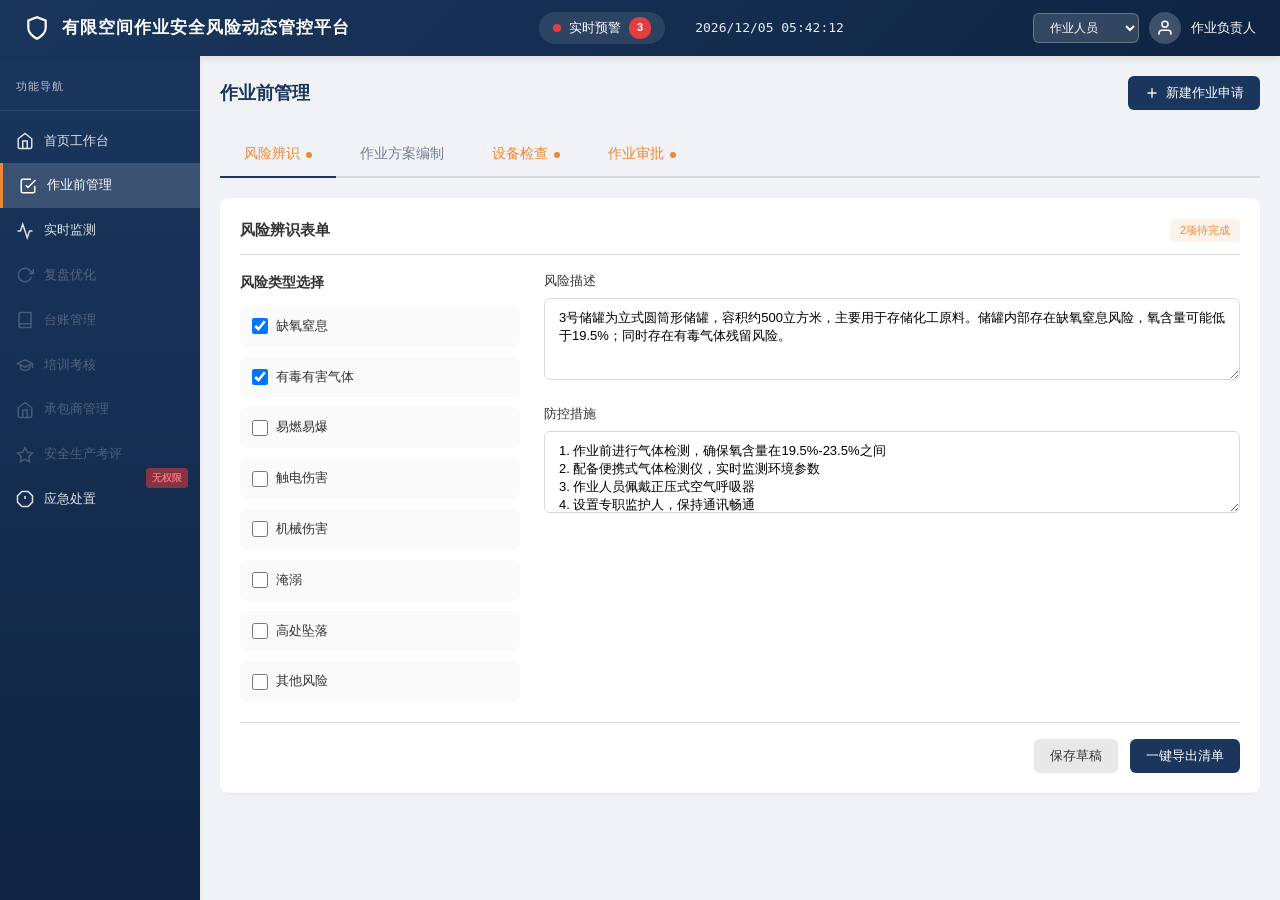
<file: pages/pre-work.html>
<!DOCTYPE html>
<html lang="zh-CN">

<head>
    <meta charset="UTF-8">
    <meta name="viewport" content="width=device-width, initial-scale=1.0">
    <title>作业前管理 - 有限空间作业安全风险动态管控平台</title>
    <link rel="stylesheet" href="../style.css">
    <style>
        .risk-form {
            display: flex;
            gap: 24px;
        }

        .risk-form-left {
            width: 280px;
            flex-shrink: 0;
        }

        .risk-form-right {
            flex: 1;
        }

        .form-section-title {
            font-size: 14px;
            font-weight: bold;
            color: var(--text-color);
            margin-bottom: 12px;
        }

        .risk-checkbox-group {
            display: flex;
            flex-direction: column;
            gap: 10px;
        }

        .risk-checkbox-item {
            display: flex;
            align-items: center;
            gap: 8px;
            padding: 10px 12px;
            background-color: #fafafa;
            border-radius: 6px;
            cursor: pointer;
            transition: all 0.3s ease;
        }

        .risk-checkbox-item:hover {
            background-color: #f0f0f0;
        }

        .risk-checkbox-item input[type="checkbox"] {
            width: 16px;
            height: 16px;
            cursor: pointer;
        }

        .checkbox-label {
            font-size: 13px;
            color: var(--text-color);
        }

        .form-group {
            margin-bottom: 16px;
        }

        .form-group.half {
            width: 48%;
        }

        .form-label {
            display: block;
            font-size: 13px;
            font-weight: 500;
            color: var(--text-color);
            margin-bottom: 6px;
        }

        .form-row {
            display: flex;
            gap: 24px;
            margin-bottom: 16px;
        }

        .form-actions {
            display: flex;
            justify-content: flex-end;
            gap: 12px;
            margin-top: 20px;
            padding-top: 16px;
            border-top: 1px solid var(--border-color);
        }

        .card-actions {
            display: flex;
            gap: 10px;
        }

        .approval-layout {
            display: flex;
            gap: 24px;
        }

        .approval-progress {
            width: 240px;
            flex-shrink: 0;
            background-color: white;
            border-radius: 8px;
            padding: 20px;
            box-shadow: var(--shadow-sm);
        }

        .progress-title {
            font-size: 14px;
            font-weight: bold;
            color: var(--text-color);
            margin-bottom: 20px;
        }

        .progress-timeline {
            position: relative;
        }

        .timeline-item {
            display: flex;
            gap: 12px;
            padding-bottom: 24px;
            position: relative;
        }

        .timeline-item:last-child {
            padding-bottom: 0;
        }

        .timeline-item::before {
            content: '';
            position: absolute;
            left: 7px;
            top: 20px;
            bottom: 0;
            width: 2px;
            background-color: var(--border-color);
        }

        .timeline-item:last-child::before {
            display: none;
        }

        .timeline-item.completed::before {
            background-color: var(--success-color);
        }

        .timeline-dot {
            width: 16px;
            height: 16px;
            border-radius: 50%;
            background-color: var(--border-color);
            flex-shrink: 0;
            position: relative;
            z-index: 1;
        }

        .timeline-item.completed .timeline-dot {
            background-color: var(--success-color);
        }

        .timeline-item.active .timeline-dot {
            background-color: var(--warning-color);
            box-shadow: 0 0 0 4px rgba(237, 137, 54, 0.2);
        }

        .timeline-content {
            display: flex;
            flex-direction: column;
            gap: 2px;
        }

        .timeline-title {
            font-size: 13px;
            font-weight: 500;
            color: var(--text-color);
        }

        .timeline-user {
            font-size: 12px;
            color: var(--text-light);
        }

        .timeline-time {
            font-size: 11px;
            color: var(--text-lighter);
        }

        .approval-content {
            flex: 1;
        }

        .approval-detail {
            margin-bottom: 20px;
        }

        .detail-row {
            display: flex;
            padding: 10px 0;
            border-bottom: 1px solid var(--border-color);
        }

        .detail-label {
            width: 100px;
            font-size: 13px;
            color: var(--text-light);
            flex-shrink: 0;
        }

        .detail-value {
            font-size: 13px;
            color: var(--text-color);
        }

        .attachment-section,
        .comment-section {
            margin-top: 20px;
            padding-top: 16px;
            border-top: 1px solid var(--border-color);
        }

        .section-subtitle {
            font-size: 14px;
            font-weight: bold;
            color: var(--text-color);
            margin-bottom: 12px;
        }

        .attachment-list {
            display: flex;
            flex-direction: column;
            gap: 10px;
        }

        .attachment-item {
            display: flex;
            align-items: center;
            gap: 10px;
            padding: 10px 14px;
            background-color: #fafafa;
            border-radius: 6px;
        }

        .attachment-item svg {
            width: 18px;
            height: 18px;
            stroke: var(--primary-color);
        }

        .attachment-item span {
            flex: 1;
            font-size: 13px;
            color: var(--text-color);
        }

        .approval-actions {
            display: flex;
            justify-content: flex-end;
            gap: 12px;
            margin-top: 20px;
            padding: 16px 20px;
            background-color: white;
            border-radius: 8px;
            box-shadow: var(--shadow-sm);
        }

        /* 清单显示区域样式 */
        .checklist-display {
            margin-top: 20px;
            padding: 16px;
            background-color: #f8f9fa;
            border-radius: 8px;
            border: 1px dashed var(--border-color);
            display: none;
        }

        .checklist-display.show {
            display: block;
        }

        .checklist-display-header {
            display: flex;
            justify-content: space-between;
            align-items: center;
            margin-bottom: 16px;
            padding-bottom: 12px;
            border-bottom: 1px solid var(--border-color);
        }

        .checklist-display-title {
            font-size: 15px;
            font-weight: bold;
            color: var(--primary-color);
        }

        .checklist-display-content {
            display: flex;
            flex-direction: column;
            gap: 10px;
        }

        .checklist-row {
            display: flex;
            gap: 12px;
            padding: 8px 0;
            border-bottom: 1px solid #eee;
        }

        .checklist-row:last-child {
            border-bottom: none;
        }

        .checklist-row-label {
            width: 100px;
            font-size: 13px;
            font-weight: 500;
            color: var(--text-color);
            flex-shrink: 0;
        }

        .checklist-row-value {
            font-size: 13px;
            color: var(--text-light);
            flex: 1;
            word-break: break-word;
        }

        .checklist-table {
            width: 100%;
            border-collapse: collapse;
            margin-top: 8px;
        }

        .checklist-table th,
        .checklist-table td {
            padding: 8px 12px;
            text-align: left;
            border: 1px solid var(--border-color);
            font-size: 13px;
        }

        .checklist-table th {
            background-color: #f5f5f5;
            font-weight: 500;
        }

        /* 弹窗样式 */
        .modal-overlay {
            display: none;
            position: fixed;
            top: 0;
            left: 0;
            right: 0;
            bottom: 0;
            background-color: rgba(0, 0, 0, 0.5);
            z-index: 2000;
            align-items: center;
            justify-content: center;
        }

        .modal-container {
            background-color: white;
            border-radius: 8px;
            width: 90%;
            max-width: 600px;
            max-height: 80vh;
            display: flex;
            flex-direction: column;
            box-shadow: 0 10px 30px rgba(0, 0, 0, 0.2);
        }

        .modal-header {
            padding: 16px 20px;
            border-bottom: 1px solid var(--border-color);
            display: flex;
            justify-content: space-between;
            align-items: center;
            flex-shrink: 0;
        }

        .modal-title {
            font-size: 16px;
            font-weight: bold;
            color: var(--primary-color);
        }

        .modal-close {
            background: none;
            border: none;
            font-size: 22px;
            cursor: pointer;
            color: var(--text-light);
            width: 28px;
            height: 28px;
            display: flex;
            align-items: center;
            justify-content: center;
            border-radius: 4px;
            transition: all 0.3s ease;
        }

        .modal-close:hover {
            background-color: #f5f5f5;
            color: var(--text-color);
        }

        .modal-body {
            padding: 20px;
            overflow-y: auto;
            flex: 1;
        }

        .modal-footer {
            padding: 16px 20px;
            border-top: 1px solid var(--border-color);
            display: flex;
            justify-content: flex-end;
            gap: 12px;
            flex-shrink: 0;
        }

        .modal-section {
            margin-bottom: 20px;
        }

        .modal-section-title {
            font-size: 14px;
            font-weight: bold;
            color: var(--text-color);
            margin-bottom: 12px;
            padding-bottom: 8px;
            border-bottom: 1px solid var(--border-color);
        }

        .modal-checklist-item {
            display: flex;
            gap: 12px;
            margin-bottom: 8px;
        }

        .modal-checklist-label {
            width: 100px;
            font-size: 13px;
            font-weight: 500;
            color: var(--text-color);
            flex-shrink: 0;
        }

        .modal-checklist-value {
            font-size: 13px;
            color: var(--text-light);
            flex: 1;
            word-break: break-word;
        }

        /* 提示消息 */
        .toast {
            position: fixed;
            top: 70px;
            right: 20px;
            padding: 12px 20px;
            border-radius: 6px;
            color: var(--white);
            font-size: 13px;
            z-index: 3000;
            animation: slideInRight 0.3s ease;
            box-shadow: var(--shadow-md);
        }

        @keyframes slideInRight {
            from {
                transform: translateX(100%);
                opacity: 0;
            }
            to {
                transform: translateX(0);
                opacity: 1;
            }
        }

        .toast.success {
            background-color: var(--success-color);
        }

        .toast.error {
            background-color: var(--danger-color);
        }

        .toast.info {
            background-color: var(--primary-color);
        }

        @media (max-width: 992px) {
            .risk-form {
                flex-direction: column;
            }

            .risk-form-left {
                width: 100%;
            }

            .approval-layout {
                flex-direction: column;
            }

            .approval-progress {
                width: 100%;
            }
        }
    </style>
</head>

<body>
    <header class="top-bar">
        <div class="top-bar-left">
            <svg class="logo-icon" viewBox="0 0 24 24" fill="none" stroke="currentColor" stroke-width="2">
                <path d="M12 22s8-4 8-10V5l-8-3-8 3v7c0 6 8 10 8 10z" />
            </svg>
            <h1 class="platform-title">有限空间作业安全风险动态管控平台</h1>
        </div>
        <div class="top-bar-center">
            <div class="realtime-alert">
                <span class="alert-pulse"></span>
                <span class="alert-text">实时预警</span>
                <span class="alert-count-badge danger">3</span>
            </div>
            <div class="current-time" id="currentTime"></div>
        </div>
        <div class="user-section">
            <div class="role-switch">
                <select id="roleSelector" class="role-select">
                    <option value="admin">系统管理员</option>
                    <option value="supervisor">安全主管</option>
                    <option value="operator">作业人员</option>
                </select>
            </div>
            <div class="user-avatar">
                <svg viewBox="0 0 24 24" fill="none" stroke="currentColor" stroke-width="2">
                    <path d="M20 21v-2a4 4 0 0 0-4-4H8a4 4 0 0 0-4 4v2" />
                    <circle cx="12" cy="7" r="4" />
                </svg>
            </div>
            <span class="user-name">管理员</span>
        </div>
    </header>

    <div class="container" style="margin-top: 56px;">
        <nav class="sidebar" style="top: 56px;">
            <div class="sidebar-header">
                <span class="sidebar-title">功能导航</span>
            </div>
            <ul class="nav-menu">
                <li class="nav-item" data-page="dashboard">
                    <a href="../index.html">
                        <svg class="nav-icon" viewBox="0 0 24 24" fill="none" stroke="currentColor" stroke-width="2">
                            <path d="M3 9l9-7 9 7v11a2 2 0 0 1-2 2H5a2 2 0 0 1-2-2z" />
                            <polyline points="9 22 9 12 15 12 15 22" />
                        </svg>
                        <span class="text">首页工作台</span>
                    </a>
                </li>
                <li class="nav-item active" data-page="pre-work">
                    <a href="pre-work.html">
                        <svg class="nav-icon" viewBox="0 0 24 24" fill="none" stroke="currentColor" stroke-width="2">
                            <path d="M9 11l3 3L22 4" />
                            <path d="M21 12v7a2 2 0 0 1-2 2H5a2 2 0 0 1-2-2V5a2 2 0 0 1 2-2h11" />
                        </svg>
                        <span class="text">作业前管理</span>
                    </a>
                </li>
                <li class="nav-item" data-page="monitoring">
                    <a href="monitoring.html">
                        <svg class="nav-icon" viewBox="0 0 24 24" fill="none" stroke="currentColor" stroke-width="2">
                            <path d="M22 12h-4l-3 9L9 3l-3 9H2" />
                        </svg>
                        <span class="text">实时监测</span>
                    </a>
                </li>
                <li class="nav-item" data-page="review">
                    <a href="review.html">
                        <svg class="nav-icon" viewBox="0 0 24 24" fill="none" stroke="currentColor" stroke-width="2">
                            <polyline points="23 4 23 10 17 10" />
                            <path d="M20.49 15a9 9 0 1 1-2.12-9.36L23 10" />
                        </svg>
                        <span class="text">复盘优化</span>
                    </a>
                </li>
                <li class="nav-item" data-page="ledger">
                    <a href="ledger.html">
                        <svg class="nav-icon" viewBox="0 0 24 24" fill="none" stroke="currentColor" stroke-width="2">
                            <path d="M4 19.5A2.5 2.5 0 0 1 6.5 17H20" />
                            <path d="M6.5 2H20v20H6.5A2.5 2.5 0 0 1 4 19.5v-15A2.5 2.5 0 0 1 6.5 2z" />
                        </svg>
                        <span class="text">台账管理</span>
                    </a>
                </li>
                <li class="nav-item" data-page="training">
                    <a href="training.html">
                        <svg class="nav-icon" viewBox="0 0 24 24" fill="none" stroke="currentColor" stroke-width="2">
                            <path d="M22 10v6M2 10l10-5 10 5-10 5z" />
                            <path d="M6 12v5c3 3 9 3 12 0v-5" />
                        </svg>
                        <span class="text">培训考核</span>
                    </a>
                </li>
                <li class="nav-item" data-page="contractor">
                    <a href="contractor.html">
                        <svg class="nav-icon" viewBox="0 0 24 24" fill="none" stroke="currentColor" stroke-width="2">
                            <path d="M3 9l9-7 9 7v11a2 2 0 0 1-2 2H5a2 2 0 0 1-2-2z" />
                            <polyline points="9 22 9 12 15 12 15 22" />
                        </svg>
                        <span class="text">承包商管理</span>
                    </a>
                </li>
                <li class="nav-item" data-page="evaluation">
                    <a href="evaluation.html">
                        <svg class="nav-icon" viewBox="0 0 24 24" fill="none" stroke="currentColor" stroke-width="2">
                            <polygon points="12 2 15.09 8.26 22 9.27 17 14.14 18.18 21.02 12 17.77 5.82 21.02 7 14.14 2 9.27 8.91 8.26 12 2" />
                        </svg>
                        <span class="text">安全生产考评</span>
                    </a>
                </li>
                <li class="nav-item" data-page="emergency">
                    <a href="emergency.html">
                        <svg class="nav-icon" viewBox="0 0 24 24" fill="none" stroke="currentColor" stroke-width="2">
                            <polygon points="7.86 2 16.14 2 22 7.86 22 16.14 16.14 22 7.86 22 2 16.14 2 7.86 7.86 2" />
                            <line x1="12" y1="8" x2="12" y2="12" />
                            <line x1="12" y1="16" x2="12.01" y2="16" />
                        </svg>
                        <span class="text">应急处置</span>
                    </a>
                </li>
            </ul>
        </nav>

        <main class="main-content" style="margin-right: 0;">
            <div class="page-header">
                <h2 class="page-title">作业前管理</h2>
                <div class="page-actions">
                    <button class="btn primary">
                        <svg viewBox="0 0 24 24" fill="none" stroke="currentColor" stroke-width="2" style="width: 16px; height: 16px;">
                            <line x1="12" y1="5" x2="12" y2="19" />
                            <line x1="5" y1="12" x2="19" y2="12" />
                        </svg>
                        新建作业申请
                    </button>
                </div>
            </div>

            <div class="tabs">
                <div class="tab-item active warning" data-tab="tab-risk">风险辨识</div>
                <div class="tab-item" data-tab="tab-plan">作业方案编制</div>
                <div class="tab-item warning" data-tab="tab-check">设备检查</div>
                <div class="tab-item warning" data-tab="tab-approval">作业审批</div>
            </div>

            <!-- 风险辨识标签页 -->
            <div class="tab-content" id="tab-risk">
                <div class="card">
                    <div class="card-header">
                        <h3 class="card-title">风险辨识表单</h3>
                        <span class="status-tag warning">2项待完成</span>
                    </div>
                    <div class="risk-form">
                        <div class="risk-form-left">
                            <h4 class="form-section-title">风险类型选择</h4>
                            <div class="risk-checkbox-group" id="riskTypes">
                                <label class="risk-checkbox-item">
                                    <input type="checkbox" checked>
                                    <span class="checkbox-label">缺氧窒息</span>
                                </label>
                                <label class="risk-checkbox-item">
                                    <input type="checkbox" checked>
                                    <span class="checkbox-label">有毒有害气体</span>
                                </label>
                                <label class="risk-checkbox-item">
                                    <input type="checkbox">
                                    <span class="checkbox-label">易燃易爆</span>
                                </label>
                                <label class="risk-checkbox-item">
                                    <input type="checkbox">
                                    <span class="checkbox-label">触电伤害</span>
                                </label>
                                <label class="risk-checkbox-item">
                                    <input type="checkbox">
                                    <span class="checkbox-label">机械伤害</span>
                                </label>
                                <label class="risk-checkbox-item">
                                    <input type="checkbox">
                                    <span class="checkbox-label">淹溺</span>
                                </label>
                                <label class="risk-checkbox-item">
                                    <input type="checkbox">
                                    <span class="checkbox-label">高处坠落</span>
                                </label>
                                <label class="risk-checkbox-item">
                                    <input type="checkbox">
                                    <span class="checkbox-label">其他风险</span>
                                </label>
                            </div>
                        </div>
                        <div class="risk-form-right">
                            <div class="form-group">
                                <label class="form-label">风险描述</label>
                                <textarea class="form-textarea" id="riskDescription" rows="4" placeholder="请详细描述作业过程中可能存在的风险...">3号储罐为立式圆筒形储罐，容积约500立方米，主要用于存储化工原料。储罐内部存在缺氧窒息风险，氧含量可能低于19.5%；同时存在有毒气体残留风险。</textarea>
                            </div>
                            <div class="form-group">
                                <label class="form-label">防控措施</label>
                                <textarea class="form-textarea" id="riskControl" rows="4" placeholder="请输入相应的防控措施...">1. 作业前进行气体检测，确保氧含量在19.5%-23.5%之间
2. 配备便携式气体检测仪，实时监测环境参数
3. 作业人员佩戴正压式空气呼吸器
4. 设置专职监护人，保持通讯畅通
5. 配备应急救援设备和药品</textarea>
                            </div>
                        </div>
                    </div>
                    <div class="form-actions">
                        <button class="btn secondary" onclick="saveRiskDraft()">保存草稿</button>
                        <button class="btn primary" onclick="submitRiskForm()">一键导出清单</button>
                    </div>
                </div>
            </div>

            <!-- 作业方案编制标签页 -->
            <div class="tab-content" id="tab-plan" style="display: none;">
                <div class="card">
                    <div class="card-header">
                        <h3 class="card-title">作业方案编制</h3>
                        <div class="card-actions">
                            <button class="btn secondary">选择模板</button>
                            <button class="btn secondary">预览方案</button>
                        </div>
                    </div>
                    <div class="plan-form">
                        <div class="form-row">
                            <div class="form-group half">
                                <label class="form-label">作业名称</label>
                                <input type="text" class="form-input" id="planName" value="3号储罐内部清理作业">
                            </div>
                            <div class="form-group half">
                                <label class="form-label">作业地点</label>
                                <input type="text" class="form-input" id="planLocation" value="储罐区A - 3号储罐">
                            </div>
                        </div>
                        <div class="form-row">
                            <div class="form-group half">
                                <label class="form-label">计划开始时间</label>
                                <input type="datetime-local" class="form-input" id="planStartTime" value="2024-01-15T14:00">
                            </div>
                            <div class="form-group half">
                                <label class="form-label">计划结束时间</label>
                                <input type="datetime-local" class="form-input" id="planEndTime" value="2024-01-15T18:00">
                            </div>
                        </div>
                        <div class="form-row">
                            <div class="form-group half">
                                <label class="form-label">作业负责人</label>
                                <select class="form-select" id="planManager">
                                    <option>张三</option>
                                    <option>李四</option>
                                    <option>王五</option>
                                </select>
                            </div>
                            <div class="form-group half">
                                <label class="form-label">作业人数</label>
                                <input type="number" class="form-input" id="planWorkers" value="4">
                            </div>
                        </div>
                        <div class="form-group">
                            <label class="form-label">作业内容描述</label>
                            <textarea class="form-textarea" id="planContent" rows="3">对3号储罐内部进行清理作业，清除罐底沉积物，检查罐体内部腐蚀情况，更换部分阀门。</textarea>
                        </div>
                        <div class="form-group">
                            <label class="form-label">安全措施</label>
                            <textarea class="form-textarea" id="planSafety" rows="3">1. 作业前进行气体检测，合格后方可进入
2. 作业人员佩戴防护装备
3. 设置专职监护人
4. 配备应急救援设备
5. 保持通讯畅通</textarea>
                        </div>
                    </div>
                    <div class="form-actions">
                        <button class="btn secondary" onclick="savePlanDraft()">保存草稿</button>
                        <button class="btn primary" onclick="submitPlanForm()">提交审批</button>
                    </div>
                </div>
            </div>

            <!-- 设备检查标签页 -->
            <div class="tab-content" id="tab-check" style="display: none;">
                <div class="card">
                    <div class="card-header">
                        <h3 class="card-title">设备检查清单</h3>
                        <span class="status-tag warning">3项待确认</span>
                    </div>
                    <table class="data-table" id="checkTable">
                        <thead>
                            <tr>
                                <th style="width: 50px;">检查</th>
                                <th>检查项目</th>
                                <th>检查标准</th>
                                <th>状态</th>
                                <th>问题备注</th>
                            </tr>
                        </thead>
                        <tbody>
                            <tr>
                                <td><input type="checkbox" checked onchange="updateCheckStatus(this, 0)"></td>
                                <td>气体检测仪</td>
                                <td>电量充足，读数准确</td>
                                <td id="checkStatus0"><span class="status-tag success">合格</span></td>
                                <td id="checkRemark0">-</td>
                            </tr>
                            <tr>
                                <td><input type="checkbox" checked onchange="updateCheckStatus(this, 1)"></td>
                                <td>正压式空气呼吸器</td>
                                <td>压力正常，面罩完好</td>
                                <td id="checkStatus1"><span class="status-tag success">合格</span></td>
                                <td id="checkRemark1">-</td>
                            </tr>
                            <tr>
                                <td><input type="checkbox" onchange="updateCheckStatus(this, 2)"></td>
                                <td>通风设备</td>
                                <td>运行正常，风量达标</td>
                                <td id="checkStatus2"><span class="status-tag warning">待确定</span></td>
                                <td id="checkRemark2"><input type="text" class="form-input" style="padding: 4px 8px; font-size: 12px;" placeholder="输入备注..."></td>
                            </tr>
                            <tr>
                                <td><input type="checkbox" onchange="updateCheckStatus(this, 3)"></td>
                                <td>安全绳索</td>
                                <td>无破损，承重达标</td>
                                <td id="checkStatus3"><span class="status-tag warning">待确定</span></td>
                                <td id="checkRemark3"><input type="text" class="form-input" style="padding: 4px 8px; font-size: 12px;" placeholder="输入备注..."></td>
                            </tr>
                            <tr>
                                <td><input type="checkbox" onchange="updateCheckStatus(this, 4)"></td>
                                <td>通讯设备</td>
                                <td>信号良好，电量充足</td>
                                <td id="checkStatus4"><span class="status-tag warning">待确定</span></td>
                                <td id="checkRemark4"><input type="text" class="form-input" style="padding: 4px 8px; font-size: 12px;" placeholder="输入备注..."></td>
                            </tr>
                            <tr>
                                <td><input type="checkbox" checked onchange="updateCheckStatus(this, 5)"></td>
                                <td>照明设备</td>
                                <td>防爆灯具，亮度达标</td>
                                <td id="checkStatus5"><span class="status-tag success">合格</span></td>
                                <td id="checkRemark5">-</td>
                            </tr>
                            <tr>
                                <td><input type="checkbox" checked onchange="updateCheckStatus(this, 6)"></td>
                                <td>急救药品</td>
                                <td>药品齐全，在有效期内</td>
                                <td id="checkStatus6"><span class="status-tag success">合格</span></td>
                                <td id="checkRemark6">-</td>
                            </tr>
                        </tbody>
                    </table>
                    <div class="form-actions">
                        <button class="btn secondary" onclick="saveCheckDraft()">保存检查结果</button>
                        <button class="btn primary" onclick="submitCheckForm()">确认完成</button>
                    </div>
                </div>
            </div>

            <!-- 作业审批标签页 -->
            <div class="tab-content" id="tab-approval" style="display: none;">
                <div class="approval-layout">
                    <div class="approval-progress">
                        <h4 class="progress-title">审批进度</h4>
                        <div class="progress-timeline">
                            <div class="timeline-item completed">
                                <div class="timeline-dot"></div>
                                <div class="timeline-content">
                                    <span class="timeline-title">作业申请</span>
                                    <span class="timeline-user">张三 提交</span>
                                    <span class="timeline-time">01-15 09:00</span>
                                </div>
                            </div>
                            <div class="timeline-item completed">
                                <div class="timeline-dot"></div>
                                <div class="timeline-content">
                                    <span class="timeline-title">风险辨识审核</span>
                                    <span class="timeline-user">李四 通过</span>
                                    <span class="timeline-time">01-15 10:30</span>
                                </div>
                            </div>
                            <div class="timeline-item active">
                                <div class="timeline-dot"></div>
                                <div class="timeline-content">
                                    <span class="timeline-title">安全主管审批</span>
                                    <span class="timeline-user">王五 审批中</span>
                                    <span class="timeline-time">待处理</span>
                                </div>
                            </div>
                            <div class="timeline-item">
                                <div class="timeline-dot"></div>
                                <div class="timeline-content">
                                    <span class="timeline-title">部门负责人审批</span>
                                    <span class="timeline-user">待审批</span>
                                    <span class="timeline-time">-</span>
                                </div>
                            </div>
                            <div class="timeline-item">
                                <div class="timeline-dot"></div>
                                <div class="timeline-content">
                                    <span class="timeline-title">审批完成</span>
                                    <span class="timeline-user">-</span>
                                    <span class="timeline-time">-</span>
                                </div>
                            </div>
                        </div>
                    </div>
                    <div class="approval-content">
                        <div class="card">
                            <div class="card-header">
                                <h3 class="card-title">审批表详情</h3>
                            </div>
                            <div class="approval-detail">
                                <div class="detail-row">
                                    <span class="detail-label">作业名称：</span>
                                    <span class="detail-value">3号储罐内部清理作业</span>
                                </div>
                                <div class="detail-row">
                                    <span class="detail-label">作业地点：</span>
                                    <span class="detail-value">储罐区A - 3号储罐</span>
                                </div>
                                <div class="detail-row">
                                    <span class="detail-label">作业时间：</span>
                                    <span class="detail-value">2024-01-15 14:00 ~ 18:00</span>
                                </div>
                                <div class="detail-row">
                                    <span class="detail-label">作业人员：</span>
                                    <span class="detail-value">张三、李四、王五、赵六</span>
                                </div>
                                <div class="detail-row">
                                    <span class="detail-label">风险等级：</span>
                                    <span class="detail-value"><span class="status-tag danger">高风险</span></span>
                                </div>
                            </div>
                            <div class="attachment-section">
                                <h4 class="section-subtitle">附件查看</h4>
                                <div class="attachment-list" id="attachmentList"></div>
                            </div>
                            <div class="comment-section">
                                <h4 class="section-subtitle">审批意见</h4>
                                <textarea class="form-textarea" rows="3" placeholder="请输入审批意见..."></textarea>
                            </div>
                        </div>
                    </div>
                </div>
                <div class="approval-actions">
                    <button class="btn danger">驳回申请</button>
                    <button class="btn success">通过审批</button>
                </div>
            </div>
        </main>
    </div>

    <!-- 查看详情弹窗 -->
    <div class="modal-overlay" id="viewModal">
        <div class="modal-container">
            <div class="modal-header">
                <h3 class="modal-title" id="modalTitle">详情</h3>
                <button class="modal-close" onclick="closeModal()">&times;</button>
            </div>
            <div class="modal-body">
                <div id="modalContent"></div>
            </div>
            <div class="modal-footer">
                <button class="btn secondary" onclick="closeModal()">关闭</button>
            </div>
        </div>
    </div>

    <script src="../script.js"></script>
    <script>
        checkPagePermission();
    </script>
    <script>
        var currentChecklistData = null;
        var currentChecklistType = null;

        document.addEventListener('DOMContentLoaded', function() {
            initTabs();
            loadDrafts();
            updateAttachmentList();
        });

        function initTabs() {
            var tabItems = document.querySelectorAll('.tab-item');
            var tabContents = document.querySelectorAll('.tab-content');
            for (var i = 0; i < tabItems.length; i++) {
                tabItems[i].addEventListener('click', function() {
                    var tabId = this.getAttribute('data-tab');
                    for (var j = 0; j < tabItems.length; j++) {
                        tabItems[j].classList.remove('active');
                    }
                    this.classList.add('active');
                    for (var k = 0; k < tabContents.length; k++) {
                        tabContents[k].style.display = 'none';
                    }
                    document.getElementById(tabId).style.display = 'block';
                });
            }
        }

        // ==================== 风险辨识功能 ====================
        function saveRiskDraft() {
            var data = getRiskFormData();
            localStorage.setItem('draft_risk', JSON.stringify(data));
            showToast('草稿保存成功', 'success');
        }

        function submitRiskForm() {
            var data = getRiskFormData();
            currentChecklistData = data;
            currentChecklistType = 'risk';
            localStorage.setItem('checklist_risk', JSON.stringify(data));
            showChecklistModal(data, 'risk');
        }

        function getRiskFormData() {
            var types = [];
            var checkboxes = document.querySelectorAll('#riskTypes input[type="checkbox"]:checked');
            for (var i = 0; i < checkboxes.length; i++) {
                types.push(checkboxes[i].nextElementSibling.textContent);
            }
            return {
                type: 'risk',
                title: '风险辨识报告',
                riskTypes: types,
                riskDescription: document.getElementById('riskDescription').value,
                riskControl: document.getElementById('riskControl').value,
                createTime: new Date().toLocaleString('zh-CN')
            };
        }

        // ==================== 作业方案功能 ====================
        function savePlanDraft() {
            var data = getPlanFormData();
            localStorage.setItem('draft_plan', JSON.stringify(data));
            showToast('草稿保存成功', 'success');
        }

        function submitPlanForm() {
            var data = getPlanFormData();
            currentChecklistData = data;
            currentChecklistType = 'plan';
            localStorage.setItem('checklist_plan', JSON.stringify(data));
            showChecklistModal(data, 'plan');
        }

        function getPlanFormData() {
            return {
                type: 'plan',
                title: '作业方案',
                planName: document.getElementById('planName').value,
                planLocation: document.getElementById('planLocation').value,
                planStartTime: document.getElementById('planStartTime').value,
                planEndTime: document.getElementById('planEndTime').value,
                planManager: document.getElementById('planManager').value,
                planWorkers: document.getElementById('planWorkers').value,
                planContent: document.getElementById('planContent').value,
                planSafety: document.getElementById('planSafety').value,
                createTime: new Date().toLocaleString('zh-CN')
            };
        }

        // ==================== 设备检查功能 ====================
        function updateCheckStatus(checkbox, index) {
            var statusCell = document.getElementById('checkStatus' + index);
            var remarkCell = document.getElementById('checkRemark' + index);
            
            if (checkbox.checked) {
                statusCell.innerHTML = '<span class="status-tag success">合格</span>';
                remarkCell.innerHTML = '-';
            } else {
                statusCell.innerHTML = '<span class="status-tag warning">待确定</span>';
                remarkCell.innerHTML = '<input type="text" class="form-input" style="padding: 4px 8px; font-size: 12px;" placeholder="输入备注...">';
            }
        }

        function saveCheckDraft() {
            var data = getCheckFormData();
            localStorage.setItem('draft_check', JSON.stringify(data));
            showToast('草稿保存成功', 'success');
        }

        function submitCheckForm() {
            var data = getCheckFormData();
            currentChecklistData = data;
            currentChecklistType = 'check';
            localStorage.setItem('checklist_check', JSON.stringify(data));
            showChecklistModal(data, 'check');
        }

        function getCheckFormData() {
            var items = [];
            var rows = document.querySelectorAll('#checkTable tbody tr');
            for (var i = 0; i < rows.length; i++) {
                var row = rows[i];
                var checkbox = row.querySelector('input[type="checkbox"]');
                var name = row.querySelector('td:nth-child(2)').textContent;
                var standard = row.querySelector('td:nth-child(3)').textContent;
                var statusTag = row.querySelector('td:nth-child(4) .status-tag');
                var status = statusTag ? statusTag.textContent : '待确认';
                var remarkInput = row.querySelector('input[type="text"]');
                items.push({
                    name: name,
                    standard: standard,
                    status: status,
                    remark: remarkInput ? remarkInput.value : '-',
                    checked: checkbox ? checkbox.checked : false
                });
            }
            return {
                type: 'check',
                title: '设备检查清单',
                checkItems: items,
                createTime: new Date().toLocaleString('zh-CN')
            };
        }

        // ==================== 弹窗功能 ====================
        function showChecklistModal(data, type) {
            var modal = document.getElementById('viewModal');
            var title = document.getElementById('modalTitle');
            var content = document.getElementById('modalContent');
            
            title.textContent = data.title;
            var html = '';
            
            if (type === 'risk') {
                html = '<div class="modal-section"><h4 class="modal-section-title">风险辨识信息</h4>' +
                    '<div class="modal-checklist-item"><span class="modal-checklist-label">风险类型：</span><span class="modal-checklist-value">' + (data.riskTypes.length > 0 ? data.riskTypes.join('、') : '未选择') + '</span></div>' +
                    '<div class="modal-checklist-item"><span class="modal-checklist-label">风险描述：</span><span class="modal-checklist-value">' + (data.riskDescription || '未填写') + '</span></div>' +
                    '<div class="modal-checklist-item"><span class="modal-checklist-label">防控措施：</span><span class="modal-checklist-value">' + (data.riskControl || '未填写') + '</span></div>' +
                    '<div class="modal-checklist-item"><span class="modal-checklist-label">生成时间：</span><span class="modal-checklist-value">' + data.createTime + '</span></div></div>';
            } else if (type === 'plan') {
                html = '<div class="modal-section"><h4 class="modal-section-title">基本信息</h4>' +
                    '<div class="modal-checklist-item"><span class="modal-checklist-label">作业名称：</span><span class="modal-checklist-value">' + (data.planName || '未填写') + '</span></div>' +
                    '<div class="modal-checklist-item"><span class="modal-checklist-label">作业地点：</span><span class="modal-checklist-value">' + (data.planLocation || '未填写') + '</span></div>' +
                    '<div class="modal-checklist-item"><span class="modal-checklist-label">开始时间：</span><span class="modal-checklist-value">' + (data.planStartTime || '未设置') + '</span></div>' +
                    '<div class="modal-checklist-item"><span class="modal-checklist-label">结束时间：</span><span class="modal-checklist-value">' + (data.planEndTime || '未设置') + '</span></div>' +
                    '<div class="modal-checklist-item"><span class="modal-checklist-label">负责人：</span><span class="modal-checklist-value">' + (data.planManager || '未选择') + '</span></div>' +
                    '<div class="modal-checklist-item"><span class="modal-checklist-label">作业人数：</span><span class="modal-checklist-value">' + (data.planWorkers || '0') + '人</span></div></div>' +
                    '<div class="modal-section"><h4 class="modal-section-title">作业内容</h4>' +
                    '<div class="modal-checklist-item"><span class="modal-checklist-label">内容描述：</span><span class="modal-checklist-value">' + (data.planContent || '未填写') + '</span></div>' +
                    '<div class="modal-checklist-item"><span class="modal-checklist-label">安全措施：</span><span class="modal-checklist-value">' + (data.planSafety || '未填写') + '</span></div>' +
                    '<div class="modal-checklist-item"><span class="modal-checklist-label">生成时间：</span><span class="modal-checklist-value">' + data.createTime + '</span></div></div>';
            } else if (type === 'check') {
                html = '<div class="modal-section"><h4 class="modal-section-title">设备检查信息</h4>' +
                    '<table class="data-table"><thead><tr><th>检查项目</th><th>检查标准</th><th>状态</th><th>备注</th></tr></thead><tbody>';
                for (var i = 0; i < data.checkItems.length; i++) {
                    var item = data.checkItems[i];
                    var statusClass = item.status.indexOf('合格') >= 0 ? 'success' : 'warning';
                    html += '<tr><td>' + item.name + '</td><td>' + item.standard + '</td>' +
                        '<td><span class="status-tag ' + statusClass + '">' + item.status + '</span></td>' +
                        '<td>' + item.remark + '</td></tr>';
                }
                html += '</tbody></table>';
                html += '<div class="modal-checklist-item" style="margin-top: 12px;"><span class="modal-checklist-label">生成时间：</span><span class="modal-checklist-value">' + data.createTime + '</span></div></div>';
            }
            
            content.innerHTML = html;
            
            var footer = document.querySelector('.modal-footer');
            footer.innerHTML = '<button class="btn secondary" onclick="closeModal()">关闭</button>' +
                '<button class="btn primary" onclick="uploadCurrentChecklist()">上传到附件</button>';
            
            modal.style.display = 'flex';
        }

        function uploadCurrentChecklist() {
            if (currentChecklistData && currentChecklistType) {
                localStorage.setItem('attachment_' + currentChecklistType, JSON.stringify(currentChecklistData));
                updateAttachmentList();
                closeModal();
                showToast('已上传到附件查看', 'success');
            }
        }

        function closeModal() {
            document.getElementById('viewModal').style.display = 'none';
        }

        // ==================== 附件管理 ====================
        function updateAttachmentList() {
            var list = document.getElementById('attachmentList');
            if (!list) return;
            
            var html = '';
            
            var riskData = localStorage.getItem('attachment_risk');
            if (riskData) {
                html += createAttachmentItem('risk', '风险辨识报告');
            } else {
                html += createEmptyAttachmentItem('风险辨识报告', '风险辨识');
            }
            
            var planData = localStorage.getItem('attachment_plan');
            if (planData) {
                html += createAttachmentItem('plan', '作业方案');
            } else {
                html += createEmptyAttachmentItem('作业方案', '作业方案编制');
            }
            
            var checkData = localStorage.getItem('attachment_check');
            if (checkData) {
                html += createAttachmentItem('check', '设备检查清单');
            } else {
                html += createEmptyAttachmentItem('设备检查清单', '设备检查');
            }
            
            list.innerHTML = html;
        }

        function createAttachmentItem(type, title) {
            var colors = {
                risk: 'var(--danger-color)',
                plan: 'var(--primary-color)',
                check: 'var(--success-color)'
            };
            return '<div class="attachment-item">' +
                '<svg viewBox="0 0 24 24" fill="none" stroke="' + colors[type] + '" stroke-width="2">' +
                '<path d="M14 2H6a2 2 0 0 0-2 2v16a2 2 0 0 0 2 2h12a2 2 0 0 0 2-2V8z"/>' +
                '<polyline points="14 2 14 8 20 8"/></svg>' +
                '<span style="color: var(--primary-color); font-weight: 500;">' + title + ' (已上传)</span>' +
                '<button class="btn secondary" style="padding: 4px 10px; font-size: 12px;" onclick="viewAttachment(\'' + type + '\')">查看</button>' +
                '<button class="btn danger" style="padding: 4px 10px; font-size: 12px;" onclick="deleteAttachment(\'' + type + '\')">删除</button>' +
                '</div>';
        }

        function createEmptyAttachmentItem(title, pageName) {
            return '<div class="attachment-item" style="opacity: 0.6;">' +
                '<svg viewBox="0 0 24 24" fill="none" stroke="currentColor" stroke-width="2">' +
                '<path d="M14 2H6a2 2 0 0 0-2 2v16a2 2 0 0 0 2 2h12a2 2 0 0 0 2-2V8z"/>' +
                '<polyline points="14 2 14 8 20 8"/></svg>' +
                '<span>' + title + ' (待上传 - 请在' + pageName + '页面生成并上传)</span>' +
                '</div>';
        }

        function viewAttachment(type) {
            var dataStr = localStorage.getItem('attachment_' + type);
            if (!dataStr) return;
            
            var data = JSON.parse(dataStr);
            currentChecklistData = data;
            currentChecklistType = type;
            
            var modal = document.getElementById('viewModal');
            var title = document.getElementById('modalTitle');
            var content = document.getElementById('modalContent');
            
            title.textContent = data.title;
            var html = '';
            
            if (type === 'risk') {
                html = '<div class="modal-section"><h4 class="modal-section-title">风险辨识信息</h4>' +
                    '<div class="modal-checklist-item"><span class="modal-checklist-label">风险类型：</span><span class="modal-checklist-value">' + (data.riskTypes && data.riskTypes.length > 0 ? data.riskTypes.join('、') : '未选择') + '</span></div>' +
                    '<div class="modal-checklist-item"><span class="modal-checklist-label">风险描述：</span><span class="modal-checklist-value">' + (data.riskDescription || '未填写') + '</span></div>' +
                    '<div class="modal-checklist-item"><span class="modal-checklist-label">防控措施：</span><span class="modal-checklist-value">' + (data.riskControl || '未填写') + '</span></div>' +
                    '<div class="modal-checklist-item"><span class="modal-checklist-label">生成时间：</span><span class="modal-checklist-value">' + (data.createTime || '-') + '</span></div></div>';
            } else if (type === 'plan') {
                html = '<div class="modal-section"><h4 class="modal-section-title">基本信息</h4>' +
                    '<div class="modal-checklist-item"><span class="modal-checklist-label">作业名称：</span><span class="modal-checklist-value">' + (data.planName || '未填写') + '</span></div>' +
                    '<div class="modal-checklist-item"><span class="modal-checklist-label">作业地点：</span><span class="modal-checklist-value">' + (data.planLocation || '未填写') + '</span></div>' +
                    '<div class="modal-checklist-item"><span class="modal-checklist-label">开始时间：</span><span class="modal-checklist-value">' + (data.planStartTime || '未设置') + '</span></div>' +
                    '<div class="modal-checklist-item"><span class="modal-checklist-label">结束时间：</span><span class="modal-checklist-value">' + (data.planEndTime || '未设置') + '</span></div>' +
                    '<div class="modal-checklist-item"><span class="modal-checklist-label">负责人：</span><span class="modal-checklist-value">' + (data.planManager || '未选择') + '</span></div>' +
                    '<div class="modal-checklist-item"><span class="modal-checklist-label">作业人数：</span><span class="modal-checklist-value">' + (data.planWorkers || '0') + '人</span></div></div>' +
                    '<div class="modal-section"><h4 class="modal-section-title">作业内容</h4>' +
                    '<div class="modal-checklist-item"><span class="modal-checklist-label">内容描述：</span><span class="modal-checklist-value">' + (data.planContent || '未填写') + '</span></div>' +
                    '<div class="modal-checklist-item"><span class="modal-checklist-label">安全措施：</span><span class="modal-checklist-value">' + (data.planSafety || '未填写') + '</span></div>' +
                    '<div class="modal-checklist-item"><span class="modal-checklist-label">生成时间：</span><span class="modal-checklist-value">' + (data.createTime || '-') + '</span></div></div>';
            } else if (type === 'check') {
                html = '<div class="modal-section"><h4 class="modal-section-title">设备检查信息</h4>' +
                    '<table class="data-table"><thead><tr><th>检查项目</th><th>检查标准</th><th>状态</th><th>备注</th></tr></thead><tbody>';
                if (data.checkItems) {
                    for (var i = 0; i < data.checkItems.length; i++) {
                        var item = data.checkItems[i];
                        var statusClass = item.status.indexOf('合格') >= 0 ? 'success' : 'warning';
                        html += '<tr><td>' + item.name + '</td><td>' + item.standard + '</td>' +
                            '<td><span class="status-tag ' + statusClass + '">' + item.status + '</span></td>' +
                            '<td>' + item.remark + '</td></tr>';
                    }
                }
                html += '</tbody></table>';
                html += '<div class="modal-checklist-item" style="margin-top: 12px;"><span class="modal-checklist-label">生成时间：</span><span class="modal-checklist-value">' + (data.createTime || '-') + '</span></div></div>';
            }
            
            content.innerHTML = html;
            
            var footer = document.querySelector('.modal-footer');
            footer.innerHTML = '<button class="btn secondary" onclick="closeModal()">关闭</button>';
            
            modal.style.display = 'flex';
        }

        function deleteAttachment(type) {
            if (confirm('确定要删除此附件吗？')) {
                localStorage.removeItem('attachment_' + type);
                updateAttachmentList();
                showToast('附件删除成功', 'success');
            }
        }

        // ==================== 草稿加载 ====================
        function loadDrafts() {
            var riskDraft = localStorage.getItem('draft_risk');
            if (riskDraft) {
                var data = JSON.parse(riskDraft);
                var checkboxes = document.querySelectorAll('#riskTypes input[type="checkbox"]');
                for (var i = 0; i < checkboxes.length; i++) {
                    var cb = checkboxes[i];
                    var label = cb.nextElementSibling.textContent;
                    cb.checked = data.riskTypes && data.riskTypes.indexOf(label) >= 0;
                }
                if (data.riskDescription) {
                    document.getElementById('riskDescription').value = data.riskDescription;
                }
                if (data.riskControl) {
                    document.getElementById('riskControl').value = data.riskControl;
                }
            }
            
            var planDraft = localStorage.getItem('draft_plan');
            if (planDraft) {
                var data = JSON.parse(planDraft);
                if (data.planName) document.getElementById('planName').value = data.planName;
                if (data.planLocation) document.getElementById('planLocation').value = data.planLocation;
                if (data.planStartTime) document.getElementById('planStartTime').value = data.planStartTime;
                if (data.planEndTime) document.getElementById('planEndTime').value = data.planEndTime;
                if (data.planManager) document.getElementById('planManager').value = data.planManager;
                if (data.planWorkers) document.getElementById('planWorkers').value = data.planWorkers;
                if (data.planContent) document.getElementById('planContent').value = data.planContent;
                if (data.planSafety) document.getElementById('planSafety').value = data.planSafety;
            }
        }

        // ==================== 工具函数 ====================
        function showToast(message, type) {
            var toast = document.createElement('div');
            toast.className = 'toast ' + type;
            toast.textContent = message;
            document.body.appendChild(toast);
            setTimeout(function() {
                toast.remove();
            }, 3000);
        }

        document.addEventListener('click', function(e) {
            if (e.target.classList.contains('modal-overlay')) {
                e.target.style.display = 'none';
            }
        });
    </script>
</body>

</html>
</file>
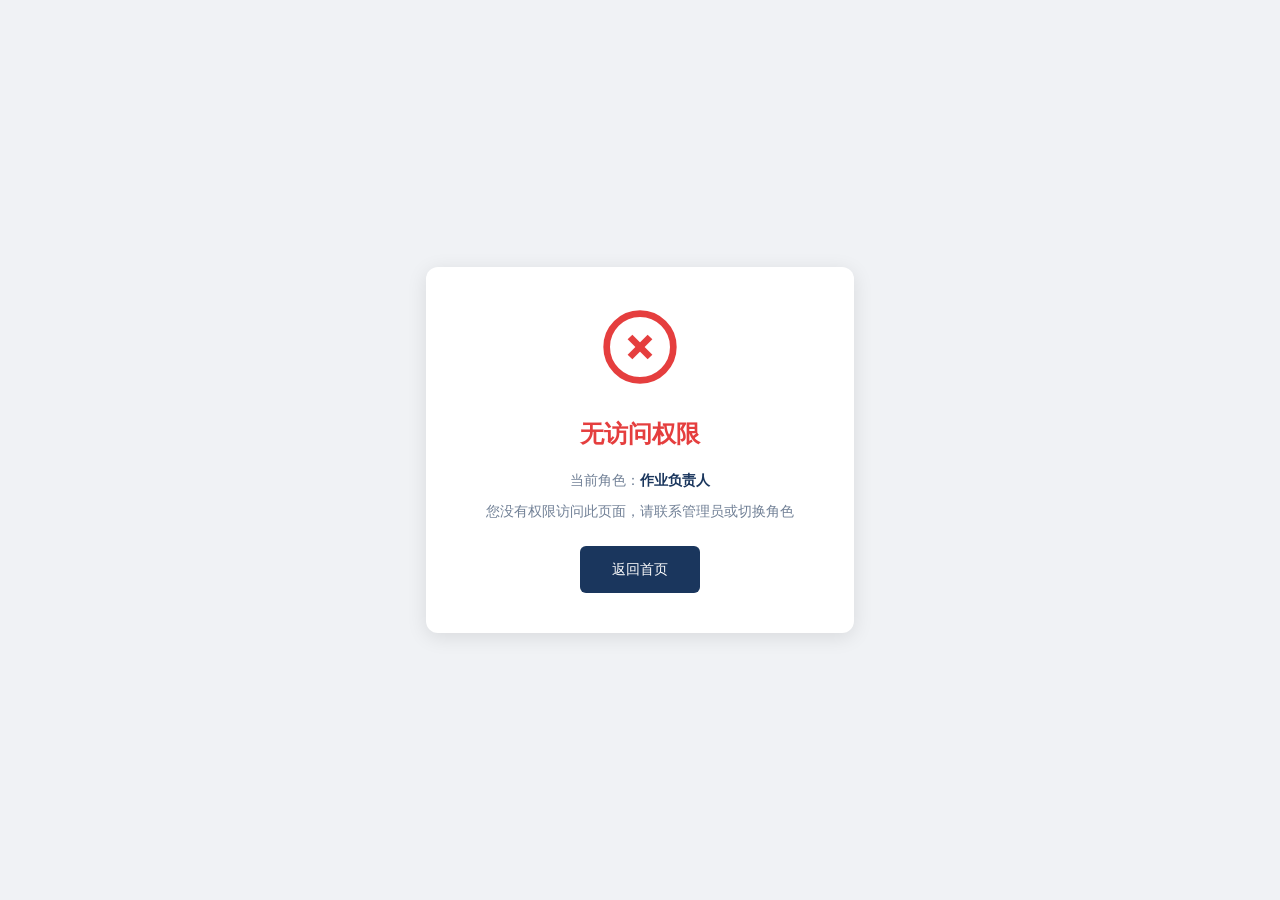
<file: pages/review.html>
<!DOCTYPE html>
<html lang="zh-CN">
<head>
    <meta charset="UTF-8">
    <meta name="viewport" content="width=device-width, initial-scale=1.0">
    <title>复盘优化 - 有限空间作业安全风险动态管控平台</title>
    <link rel="stylesheet" href="../style.css">
    <style>
        .review-layout {
            display: flex;
            gap: 20px;
            height: calc(100vh - 120px);
        }
        .review-left {
            width: 320px;
            flex-shrink: 0;
            display: flex;
            flex-direction: column;
        }
        .review-right {
            flex: 1;
            display: flex;
            flex-direction: column;
            overflow: hidden;
        }
        .filter-section {
            background-color: white;
            border-radius: 8px;
            padding: 16px;
            margin-bottom: 16px;
            box-shadow: var(--shadow-sm);
        }
        .filter-title {
            font-size: 14px;
            font-weight: bold;
            color: var(--primary-color);
            margin-bottom: 12px;
        }
        .filter-group {
            margin-bottom: 12px;
        }
        .filter-group:last-child {
            margin-bottom: 0;
        }
        .filter-label {
            font-size: 12px;
            color: var(--text-light);
            margin-bottom: 6px;
            display: block;
        }
        .job-list-section {
            flex: 1;
            background-color: white;
            border-radius: 8px;
            padding: 16px;
            box-shadow: var(--shadow-sm);
            overflow: hidden;
            display: flex;
            flex-direction: column;
        }
        .job-list-header {
            display: flex;
            justify-content: space-between;
            align-items: center;
            margin-bottom: 12px;
        }
        .job-list-title {
            font-size: 14px;
            font-weight: bold;
            color: var(--primary-color);
        }
        .job-list-count {
            font-size: 12px;
            color: var(--text-light);
        }
        .job-list {
            flex: 1;
            overflow-y: auto;
            padding-right: 4px;
        }
        .job-list::-webkit-scrollbar {
            width: 4px;
        }
        .job-list::-webkit-scrollbar-thumb {
            background-color: #ccc;
            border-radius: 2px;
        }
        .job-item {
            padding: 12px;
            background-color: #fafafa;
            border-radius: 6px;
            margin-bottom: 8px;
            cursor: pointer;
            transition: all 0.3s ease;
            border: 1px solid transparent;
        }
        .job-item:hover {
            border-color: var(--primary-color);
        }
        .job-item.active {
            border-color: var(--primary-color);
            background-color: rgba(26, 54, 93, 0.05);
        }
        .job-item-header {
            display: flex;
            justify-content: space-between;
            align-items: center;
            margin-bottom: 8px;
        }
        .job-item-name {
            font-size: 13px;
            font-weight: 500;
            color: var(--text-color);
        }
        .job-item-status {
            font-size: 10px;
            padding: 2px 8px;
            border-radius: 3px;
        }
        .job-item-meta {
            display: flex;
            gap: 12px;
            font-size: 11px;
            color: var(--text-light);
        }
        .detail-section {
            background-color: white;
            border-radius: 8px;
            padding: 20px;
            box-shadow: var(--shadow-sm);
            margin-bottom: 16px;
        }
        .detail-header {
            display: flex;
            justify-content: space-between;
            align-items: center;
            margin-bottom: 16px;
            padding-bottom: 12px;
            border-bottom: 1px solid var(--border-color);
        }
        .detail-title {
            font-size: 16px;
            font-weight: bold;
            color: var(--text-color);
        }
        .detail-info {
            display: grid;
            grid-template-columns: repeat(4, 1fr);
            gap: 16px;
            margin-bottom: 16px;
        }
        .detail-info:last-child {
            margin-bottom: 0;
        }
        .detail-info-item {
            padding: 12px;
            background-color: #fafafa;
            border-radius: 6px;
        }
        .detail-info-label {
            font-size: 11px;
            color: var(--text-light);
            margin-bottom: 4px;
        }
        .detail-info-value {
            font-size: 14px;
            font-weight: 500;
            color: var(--text-color);
        }
        .review-form-section {
            background-color: white;
            border-radius: 8px;
            padding: 20px;
            box-shadow: var(--shadow-sm);
            flex: 1;
            display: flex;
            flex-direction: column;
            overflow: hidden;
        }
        .form-title {
            font-size: 14px;
            font-weight: bold;
            color: var(--primary-color);
            margin-bottom: 16px;
        }
        .review-form {
            flex: 1;
            display: flex;
            flex-direction: column;
            overflow-y: auto;
        }
        .form-row-3 {
            display: grid;
            grid-template-columns: repeat(3, 1fr);
            gap: 16px;
            margin-bottom: 16px;
        }
        .form-group-full {
            margin-bottom: 16px;
        }
        .form-actions-bottom {
            display: flex;
            justify-content: flex-end;
            gap: 12px;
            margin-top: auto;
            padding-top: 16px;
            border-top: 1px solid var(--border-color);
        }
        /* 弹窗样式 */
        .modal-overlay {
            display: none;
            position: fixed;
            top: 0;
            left: 0;
            right: 0;
            bottom: 0;
            background-color: rgba(0, 0, 0, 0.5);
            z-index: 1500;
            align-items: center;
            justify-content: center;
        }
        .modal-container {
            background-color: white;
            border-radius: 12px;
            width: 90%;
            max-width: 800px;
            max-height: 90vh;
            display: flex;
            flex-direction: column;
            box-shadow: 0 10px 30px rgba(0, 0, 0, 0.2);
        }
        .modal-header {
            padding: 16px 20px;
            border-bottom: 1px solid var(--border-color);
            display: flex;
            justify-content: space-between;
            align-items: center;
            flex-shrink: 0;
        }
        .modal-title {
            font-size: 18px;
            font-weight: bold;
            color: var(--primary-color);
        }
        .modal-close {
            background: none;
            border: none;
            font-size: 24px;
            cursor: pointer;
            color: var(--text-light);
            width: 32px;
            height: 32px;
            display: flex;
            align-items: center;
            justify-content: center;
            border-radius: 4px;
        }
        .modal-close:hover {
            background-color: #f5f5f5;
        }
        .modal-body {
            padding: 20px;
            overflow-y: auto;
            flex: 1;
        }
        .modal-footer {
            padding: 16px 20px;
            border-top: 1px solid var(--border-color);
            display: flex;
            justify-content: center;
            gap: 16px;
            flex-shrink: 0;
        }
        .report-section {
            margin-bottom: 24px;
        }
        .report-section:last-child {
            margin-bottom: 0;
        }
        .report-section-title {
            font-size: 14px;
            font-weight: bold;
            color: var(--primary-color);
            margin-bottom: 12px;
            padding-bottom: 8px;
            border-bottom: 1px solid var(--border-color);
        }
        .report-info-grid {
            display: grid;
            grid-template-columns: repeat(2, 1fr);
            gap: 12px;
        }
        .report-info-item {
            display: flex;
            gap: 8px;
        }
        .report-info-label {
            font-size: 13px;
            color: var(--text-light);
            min-width: 80px;
        }
        .report-info-value {
            font-size: 13px;
            color: var(--text-color);
        }
        .report-text-content {
            font-size: 13px;
            color: var(--text-color);
            line-height: 1.6;
            white-space: pre-wrap;
            background-color: #f8f9fa;
            padding: 12px;
            border-radius: 6px;
        }
        .success-message {
            display: flex;
            align-items: center;
            gap: 8px;
            padding: 12px 16px;
            background-color: rgba(56, 161, 105, 0.1);
            border-radius: 8px;
            margin-bottom: 16px;
        }
        .success-message svg {
            width: 20px;
            height: 20px;
            stroke: var(--success-color);
        }
        .success-message span {
            font-size: 14px;
            color: var(--success-color);
            font-weight: 500;
        }
        .empty-state {
            display: flex;
            flex-direction: column;
            align-items: center;
            justify-content: center;
            padding: 40px;
            color: var(--text-light);
        }
        .empty-state svg {
            width: 48px;
            height: 48px;
            stroke: #ccc;
            margin-bottom: 12px;
        }
        .empty-state span {
            font-size: 13px;
        }
        @media (max-width: 1200px) {
            .review-layout {
                flex-direction: column;
                height: auto;
            }
            .review-left {
                width: 100%;
            }
            .detail-info {
                grid-template-columns: repeat(2, 1fr);
            }
        }
    </style>
</head>
<body>
    <header class="top-bar">
        <div class="top-bar-left">
            <svg class="logo-icon" viewBox="0 0 24 24" fill="none" stroke="currentColor" stroke-width="2">
                <path d="M12 22s8-4 8-10V5l-8-3-8 3v7c0 6 8 10 8 10z"/>
            </svg>
            <h1 class="platform-title">有限空间作业安全风险动态管控平台</h1>
        </div>
        <div class="top-bar-center">
            <div class="realtime-alert">
                <span class="alert-pulse"></span>
                <span class="alert-text">实时预警</span>
                <span class="alert-count-badge danger">3</span>
            </div>
            <div class="current-time" id="currentTime"></div>
        </div>
        <div class="user-section">
            <div class="role-switch">
                <select id="roleSelector" class="role-select">
                    <option value="admin">系统管理员</option>
                    <option value="supervisor">安全主管</option>
                    <option value="operator">作业人员</option>
                </select>
            </div>
            <div class="user-avatar">
                <svg viewBox="0 0 24 24" fill="none" stroke="currentColor" stroke-width="2">
                    <path d="M20 21v-2a4 4 0 0 0-4-4H8a4 4 0 0 0-4 4v2"/>
                    <circle cx="12" cy="7" r="4"/>
                </svg>
            </div>
            <span class="user-name">管理员</span>
        </div>
    </header>

    <div class="container" style="margin-top: 56px;">
        <nav class="sidebar" style="top: 56px;">
            <div class="sidebar-header">
                <span class="sidebar-title">功能导航</span>
            </div>
            <ul class="nav-menu">
                <li class="nav-item" data-page="dashboard">
                    <a href="../index.html">
                        <svg class="nav-icon" viewBox="0 0 24 24" fill="none" stroke="currentColor" stroke-width="2">
                            <path d="M3 9l9-7 9 7v11a2 2 0 0 1-2 2H5a2 2 0 0 1-2-2z"/>
                            <polyline points="9 22 9 12 15 12 15 22"/>
                        </svg>
                        <span class="text">首页工作台</span>
                    </a>
                </li>
                <li class="nav-item" data-page="pre-work">
                    <a href="pre-work.html">
                        <svg class="nav-icon" viewBox="0 0 24 24" fill="none" stroke="currentColor" stroke-width="2">
                            <path d="M9 11l3 3L22 4"/>
                            <path d="M21 12v7a2 2 0 0 1-2 2H5a2 2 0 0 1-2-2V5a2 2 0 0 1 2-2h11"/>
                        </svg>
                        <span class="text">作业前管理</span>
                    </a>
                </li>
                <li class="nav-item" data-page="monitoring">
                    <a href="monitoring.html">
                        <svg class="nav-icon" viewBox="0 0 24 24" fill="none" stroke="currentColor" stroke-width="2">
                            <path d="M22 12h-4l-3 9L9 3l-3 9H2"/>
                        </svg>
                        <span class="text">实时监测</span>
                    </a>
                </li>
                <li class="nav-item active" data-page="review">
                    <a href="review.html">
                        <svg class="nav-icon" viewBox="0 0 24 24" fill="none" stroke="currentColor" stroke-width="2">
                            <polyline points="23 4 23 10 17 10"/>
                            <path d="M20.49 15a9 9 0 1 1-2.12-9.36L23 10"/>
                        </svg>
                        <span class="text">复盘优化</span>
                    </a>
                </li>
                <li class="nav-item" data-page="ledger">
                    <a href="ledger.html">
                        <svg class="nav-icon" viewBox="0 0 24 24" fill="none" stroke="currentColor" stroke-width="2">
                            <path d="M4 19.5A2.5 2.5 0 0 1 6.5 17H20"/>
                            <path d="M6.5 2H20v20H6.5A2.5 2.5 0 0 1 4 19.5v-15A2.5 2.5 0 0 1 6.5 2z"/>
                        </svg>
                        <span class="text">台账管理</span>
                    </a>
                </li>
                <li class="nav-item" data-page="training">
                    <a href="training.html">
                        <svg class="nav-icon" viewBox="0 0 24 24" fill="none" stroke="currentColor" stroke-width="2">
                            <path d="M22 10v6M2 10l10-5 10 5-10 5z"/>
                            <path d="M6 12v5c3 3 9 3 12 0v-5"/>
                        </svg>
                        <span class="text">培训考核</span>
                    </a>
                </li>
                <li class="nav-item" data-page="contractor">
                    <a href="contractor.html">
                        <svg class="nav-icon" viewBox="0 0 24 24" fill="none" stroke="currentColor" stroke-width="2">
                            <path d="M3 9l9-7 9 7v11a2 2 0 0 1-2 2H5a2 2 0 0 1-2-2z"/>
                            <polyline points="9 22 9 12 15 12 15 22"/>
                        </svg>
                        <span class="text">承包商管理</span>
                    </a>
                </li>
                <li class="nav-item" data-page="evaluation">
                    <a href="evaluation.html">
                        <svg class="nav-icon" viewBox="0 0 24 24" fill="none" stroke="currentColor" stroke-width="2">
                            <polygon points="12 2 15.09 8.26 22 9.27 17 14.14 18.18 21.02 12 17.77 5.82 21.02 7 14.14 2 9.27 8.91 8.26 12 2"/>
                        </svg>
                        <span class="text">安全生产考评</span>
                    </a>
                </li>
                <li class="nav-item" data-page="emergency">
                    <a href="emergency.html">
                        <svg class="nav-icon" viewBox="0 0 24 24" fill="none" stroke="currentColor" stroke-width="2">
                            <polygon points="7.86 2 16.14 2 22 7.86 22 16.14 16.14 22 7.86 22 2 16.14 2 7.86 7.86 2"/>
                            <line x1="12" y1="8" x2="12" y2="12"/>
                            <line x1="12" y1="16" x2="12.01" y2="16"/>
                        </svg>
                        <span class="text">应急处置</span>
                    </a>
                </li>
            </ul>
        </nav>

        <main class="main-content" style="margin-right: 0;">
            <div class="page-header">
                <h2 class="page-title">作业后复盘优化</h2>
            </div>

            <div class="review-layout">
                <div class="review-left">
                    <div class="filter-section">
                        <h4 class="filter-title">查询条件</h4>
                        <div class="filter-group">
                            <label class="filter-label">开始日期</label>
                            <input type="date" class="form-input" id="filterStartDate" style="padding: 8px 12px; font-size: 12px;">
                        </div>
                        <div class="filter-group">
                            <label class="filter-label">结束日期</label>
                            <input type="date" class="form-input" id="filterEndDate" style="padding: 8px 12px; font-size: 12px;">
                        </div>
                        <div class="filter-group">
                            <label class="filter-label">作业地点</label>
                            <select class="form-select" id="filterLocation" style="padding: 8px 12px; font-size: 12px;">
                                <option value="">全部</option>
                                <option value="储罐区A">储罐区A</option>
                                <option value="储罐区B">储罐区B</option>
                                <option value="管道区">管道区</option>
                                <option value="设备区">设备区</option>
                                <option value="通风机房">通风机房</option>
                            </select>
                        </div>
                        <div class="filter-group">
                            <label class="filter-label">作业类型</label>
                            <select class="form-select" id="filterType" style="padding: 8px 12px; font-size: 12px;">
                                <option value="">全部</option>
                                <option value="清理作业">清理作业</option>
                                <option value="检修作业">检修作业</option>
                                <option value="检测作业">检测作业</option>
                                <option value="维护作业">维护作业</option>
                            </select>
                        </div>
                        <div class="filter-group">
                            <label class="filter-label">作业状态</label>
                            <select class="form-select" id="filterStatus" style="padding: 8px 12px; font-size: 12px;">
                                <option value="">全部</option>
                                <option value="已完成">已完成</option>
                                <option value="待复盘">待复盘</option>
                            </select>
                        </div>
                        <button class="btn primary" style="width: 100%; margin-top: 8px;" onclick="searchJobs()">查询</button>
                    </div>

                    <div class="job-list-section">
                        <div class="job-list-header">
                            <h4 class="job-list-title">作业记录表</h4>
                            <span class="job-list-count" id="jobCount">共 0 条记录</span>
                        </div>
                        <div class="job-list" id="jobList">
                            <div class="empty-state">
                                <svg viewBox="0 0 24 24" fill="none" stroke="currentColor" stroke-width="2">
                                    <path d="M14 2H6a2 2 0 0 0-2 2v16a2 2 0 0 0 2 2h12a2 2 0 0 0 2-2V8z"/>
                                    <polyline points="14 2 14 8 20 8"/>
                                </svg>
                                <span>请设置查询条件后点击查询</span>
                            </div>
                        </div>
                    </div>
                </div>

                <div class="review-right">
                    <div class="detail-section">
                        <div class="detail-header">
                            <h3 class="detail-title">作业详情</h3>
                        </div>
                        <div id="detailContent">
                            <div class="empty-state">
                                <svg viewBox="0 0 24 24" fill="none" stroke="currentColor" stroke-width="2">
                                    <circle cx="12" cy="12" r="10"/>
                                    <line x1="12" y1="16" x2="12" y2="12"/>
                                    <line x1="12" y1="8" x2="12.01" y2="8"/>
                                </svg>
                                <span>请从左侧选择一条作业记录</span>
                            </div>
                        </div>
                    </div>

                    <div class="review-form-section">
                        <h4 class="form-title">复盘表单</h4>
                        <div class="review-form">
                            <div class="form-group-full">
                                <label class="form-label">问题记录</label>
                                <textarea class="form-textarea" id="reviewProblems" rows="3" placeholder="请记录作业过程中发现的问题..."></textarea>
                            </div>
                            <div class="form-group-full">
                                <label class="form-label">整改措施</label>
                                <textarea class="form-textarea" id="reviewMeasures" rows="3" placeholder="请输入整改措施..."></textarea>
                            </div>
                            <div class="form-group-full">
                                <label class="form-label">经验总结</label>
                                <textarea class="form-textarea" id="reviewSummary" rows="3" placeholder="请输入经验总结..."></textarea>
                            </div>
                            <div class="form-row-3">
                                <div class="filter-group">
                                    <label class="form-label">责任人</label>
                                    <select class="form-select" id="reviewPerson">
                                        <option value="">请选择</option>
                                        <option value="张三">张三</option>
                                        <option value="李四">李四</option>
                                        <option value="王五">王五</option>
                                        <option value="赵六">赵六</option>
                                    </select>
                                </div>
                                <div class="filter-group">
                                    <label class="form-label">完成时间</label>
                                    <input type="date" class="form-input" id="reviewDeadline">
                                </div>
                                <div class="filter-group">
                                    <label class="form-label">整改状态</label>
                                    <select class="form-select" id="reviewStatus">
                                        <option value="待开始">待开始</option>
                                        <option value="进行中">进行中</option>
                                        <option value="已完成">已完成</option>
                                    </select>
                                </div>
                            </div>
                        </div>
                        <div class="form-actions-bottom">
                            <button class="btn secondary" onclick="saveDraft()">保存草稿</button>
                            <button class="btn primary" onclick="generateReport()">一键生成复盘报告</button>
                        </div>
                    </div>
                </div>
            </div>
        </main>
    </div>

    <!-- 复盘报告弹窗 -->
    <div class="modal-overlay" id="reportModal">
        <div class="modal-container">
            <div class="modal-header">
                <h3 class="modal-title">复盘报告</h3>
                <button class="modal-close" onclick="closeReportModal()">&times;</button>
            </div>
            <div class="modal-body" id="reportContent">
            </div>
            <div class="modal-footer">
                <button class="btn success" onclick="uploadReport()">
                    <svg viewBox="0 0 24 24" fill="none" stroke="currentColor" stroke-width="2" style="width: 14px; height: 14px; margin-right: 4px;">
                        <path d="M21 15v4a2 2 0 0 1-2 2H5a2 2 0 0 1-2-2v-4"/>
                        <polyline points="17 8 12 3 7 8"/>
                        <line x1="12" y1="3" x2="12" y2="15"/>
                    </svg>
                    上传成功
                </button>
                <button class="btn primary" onclick="printReport()">
                    <svg viewBox="0 0 24 24" fill="none" stroke="currentColor" stroke-width="2" style="width: 14px; height: 14px; margin-right: 4px;">
                        <polyline points="6 9 6 2 18 2 18 9"/>
                        <path d="M6 18H4a2 2 0 0 1-2-2v-5a2 2 0 0 1 2-2h16a2 2 0 0 1 2 2v5a2 2 0 0 1-2 2h-2"/>
                        <rect x="6" y="14" width="12" height="8"/>
                    </svg>
                    打印PDF
                </button>
            </div>
        </div>
    </div>

    <script src="../script.js"></script>
    <script>
        checkPagePermission();
    </script>
    <script>
        var allJobs = [
            { id: 1, name: '3号储罐清理作业', date: '2024-01-15', location: '储罐区A', type: '清理作业', status: '已完成', 
              startTime: '14:00', endTime: '18:00', workers: '张三、李四、王五、赵六', manager: '张三', 
              duration: '4小时', alertCount: 2, description: '对3号储罐内部进行清理作业，清除罐底沉积物约2.5吨，检查罐体内部腐蚀情况，发现轻微腐蚀区域已做好标记。',
              risks: '缺氧窒息、有毒气体残留、滑倒摔伤', measures: '1. 作业前进行气体检测，氧含量19.5%-23.5%\n2. 配备正压式空气呼吸器\n3. 设置专职监护人\n4. 罐内作业时间不超过30分钟轮换' },
            { id: 2, name: '5号管道检修作业', date: '2024-01-14', location: '管道区', type: '检修作业', status: '已完成',
              startTime: '09:00', endTime: '12:00', workers: '李四、王五', manager: '李四',
              duration: '3小时', alertCount: 0, description: '对5号管道进行检修，更换DN200阀门2个、密封件4套，对管道支架进行加固处理。',
              risks: '有毒气体泄漏、机械伤害', measures: '1. 关闭上下游阀门并挂牌上锁\n2. 气体检测合格后作业\n3. 使用防爆工具' },
            { id: 3, name: '通风设备维护保养', date: '2024-01-13', location: '通风机房', type: '维护作业', status: '待复盘',
              startTime: '10:00', endTime: '11:30', workers: '王五、赵六', manager: '王五',
              duration: '1.5小时', alertCount: 0, description: '对通风设备进行定期维护保养，更换风机轴承润滑油，清洁风道滤网，检查电机运行状态。',
              risks: '机械伤害、触电、噪声危害', measures: '1. 断电后作业并挂牌\n2. 佩戴防护手套和耳塞\n3. 两人协同作业' },
            { id: 4, name: '2号储罐气体检测作业', date: '2024-01-12', location: '储罐区A', type: '检测作业', status: '已完成',
              startTime: '08:00', endTime: '10:00', workers: '张三、李四', manager: '张三',
              duration: '2小时', alertCount: 1, description: '对2号储罐进行气体检测和壁厚检测，发现硫化氢浓度一度超标，通风后恢复正常。',
              risks: '缺氧窒息、有毒气体、易燃易爆', measures: '1. 多点气体检测\n2. 佩戴防护装备\n3. 准备应急通风设备' },
            { id: 5, name: '设备区清洁整理作业', date: '2024-01-11', location: '设备区', type: '清理作业', status: '已完成',
              startTime: '14:00', endTime: '16:00', workers: '王五、赵六', manager: '王五',
              duration: '2小时', alertCount: 0, description: '对设备区进行清洁整理，清理废弃物料约500kg，整理工具存放区，疏通排水沟。',
              risks: '一般风险、物体打击', measures: '1. 佩戴防护手套和安全帽\n2. 规范搬运重物\n3. 设置警示标志' },
            { id: 6, name: '1号储罐全面清理作业', date: '2024-01-10', location: '储罐区A', type: '清理作业', status: '已完成',
              startTime: '09:00', endTime: '15:00', workers: '张三、李四、王五', manager: '张三',
              duration: '6小时', alertCount: 3, description: '对1号储罐进行全面清理，清除罐底沉积物约5吨，期间发生3次气体预警，均已妥善处理。',
              risks: '缺氧窒息、有毒气体、易燃易爆、高温中暑', measures: '1. 持续通风换气\n2. 实时气体监测\n3. 使用防爆设备\n4. 作业人员轮换休息\n5. 配备急救药品' },
            { id: 7, name: '储罐区B管道泄漏检测', date: '2024-01-09', location: '储罐区B', type: '检测作业', status: '已完成',
              startTime: '10:00', endTime: '12:00', workers: '李四、赵六', manager: '李四',
              duration: '2小时', alertCount: 0, description: '对储罐区B管道进行泄漏检测，使用便携式气体检测仪对法兰、阀门等连接处进行逐一排查。',
              risks: '有毒气体泄漏、高处坠落', measures: '1. 佩戴防护装备\n2. 高处作业系安全带\n3. 设置警戒区域' },
            { id: 8, name: '应急设备完好性检查', date: '2024-01-08', location: '设备区', type: '检测作业', status: '待复盘',
              startTime: '09:00', endTime: '10:00', workers: '王五', manager: '王五',
              duration: '1小时', alertCount: 0, description: '检查应急设备完好性，包括空气呼吸器4套、应急照明灯6个、急救箱2个、通讯设备3台。',
              risks: '一般风险', measures: '1. 常规检查流程\n2. 记录设备状态\n3. 发现问题及时上报' },
            { id: 9, name: '污水池清淤作业', date: '2024-01-07', location: '设备区', type: '清理作业', status: '已完成',
              startTime: '08:30', endTime: '14:30', workers: '张三、李四、赵六', manager: '张三',
              duration: '6小时', alertCount: 2, description: '对污水池进行清淤作业，清除淤泥约8立方米，期间硫化氢浓度两次超标预警，经通风处理后继续作业。',
              risks: '硫化氢中毒、缺氧窒息、滑倒淹溺', measures: '1. 持续机械通风\n2. 实时气体监测\n3. 佩戴防毒面具\n4. 设置安全绳索\n5. 安排专人监护' },
            { id: 10, name: '地下管廊巡检作业', date: '2024-01-06', location: '管道区', type: '检测作业', status: '已完成',
              startTime: '13:00', endTime: '16:00', workers: '李四、王五', manager: '李四',
              duration: '3小时', alertCount: 0, description: '对地下管廊进行例行巡检，检查管道支架、阀门、仪表等设备状态，记录运行参数。',
              risks: '缺氧窒息、有毒气体、触电、迷路', measures: '1. 入口气体检测合格方可进入\n2. 佩戴便携式气体检测仪\n3. 携带对讲机保持通讯\n4. 沿途做好标记' }
        ];
        
        var currentJob = null;
        var filteredJobs = [];

        document.addEventListener('DOMContentLoaded', function() {
            initDateFilters();
            loadAllJobs();
        });

        function initDateFilters() {
            var today = new Date();
            var weekAgo = new Date(today.getTime() - 10 * 24 * 60 * 60 * 1000);
            
            document.getElementById('filterStartDate').value = formatDate(weekAgo);
            document.getElementById('filterEndDate').value = formatDate(today);
        }

        function loadAllJobs() {
            filteredJobs = allJobs.slice();
            renderJobList();
        }

        function formatDate(date) {
            var year = date.getFullYear();
            var month = String(date.getMonth() + 1).padStart(2, '0');
            var day = String(date.getDate()).padStart(2, '0');
            return year + '-' + month + '-' + day;
        }

        function searchJobs() {
            var startDate = document.getElementById('filterStartDate').value;
            var endDate = document.getElementById('filterEndDate').value;
            var location = document.getElementById('filterLocation').value;
            var type = document.getElementById('filterType').value;
            var status = document.getElementById('filterStatus').value;
            
            filteredJobs = allJobs.filter(function(job) {
                if (startDate && job.date < startDate) return false;
                if (endDate && job.date > endDate) return false;
                if (location && job.location !== location) return false;
                if (type && job.type !== type) return false;
                if (status && job.status !== status) return false;
                return true;
            });
            
            renderJobList();
            clearDetail();
            clearReviewForm();
        }

        function renderJobList() {
            var listEl = document.getElementById('jobList');
            var countEl = document.getElementById('jobCount');
            
            countEl.textContent = '共 ' + filteredJobs.length + ' 条记录';
            
            if (filteredJobs.length === 0) {
                listEl.innerHTML = '<div class="empty-state">' +
                    '<svg viewBox="0 0 24 24" fill="none" stroke="currentColor" stroke-width="2">' +
                    '<path d="M14 2H6a2 2 0 0 0-2 2v16a2 2 0 0 0 2 2h12a2 2 0 0 0 2-2V8z"/>' +
                    '<polyline points="14 2 14 8 20 8"/>' +
                    '</svg>' +
                    '<span>未找到符合条件的记录</span>' +
                    '</div>';
                return;
            }
            
            var html = '';
            for (var i = 0; i < filteredJobs.length; i++) {
                var job = filteredJobs[i];
                var statusClass = job.status === '已完成' ? 'success' : 'warning';
                html += '<div class="job-item" onclick="selectJob(' + job.id + ')" data-id="' + job.id + '">' +
                    '<div class="job-item-header">' +
                    '<span class="job-item-name">' + job.name + '</span>' +
                    '<span class="job-item-status status-tag ' + statusClass + '">' + job.status + '</span>' +
                    '</div>' +
                    '<div class="job-item-meta">' +
                    '<span>' + job.date + '</span>' +
                    '<span>' + job.location + '</span>' +
                    '<span>' + job.type + '</span>' +
                    '</div>' +
                    '</div>';
            }
            listEl.innerHTML = html;
        }

        function selectJob(id) {
            var items = document.querySelectorAll('.job-item');
            for (var i = 0; i < items.length; i++) {
                items[i].classList.remove('active');
                if (items[i].getAttribute('data-id') == id) {
                    items[i].classList.add('active');
                }
            }
            
            for (var i = 0; i < filteredJobs.length; i++) {
                if (filteredJobs[i].id === id) {
                    currentJob = filteredJobs[i];
                    break;
                }
            }
            
            if (currentJob) {
                renderDetail(currentJob);
                clearReviewForm();
            }
        }

        function renderDetail(job) {
            var content = document.getElementById('detailContent');
            var statusClass = job.status === '已完成' ? 'success' : 'warning';
            var alertColor = job.alertCount > 0 ? 'var(--warning-color)' : 'var(--success-color)';
            
            content.innerHTML = 
                '<div class="detail-info">' +
                '<div class="detail-info-item"><div class="detail-info-label">作业名称</div><div class="detail-info-value">' + job.name + '</div></div>' +
                '<div class="detail-info-item"><div class="detail-info-label">作业地点</div><div class="detail-info-value">' + job.location + '</div></div>' +
                '<div class="detail-info-item"><div class="detail-info-label">作业时间</div><div class="detail-info-value">' + job.date + ' ' + job.startTime + '-' + job.endTime + '</div></div>' +
                '<div class="detail-info-item"><div class="detail-info-label">作业人员</div><div class="detail-info-value">' + job.workers + '</div></div>' +
                '</div>' +
                '<div class="detail-info">' +
                '<div class="detail-info-item"><div class="detail-info-label">作业负责人</div><div class="detail-info-value">' + job.manager + '</div></div>' +
                '<div class="detail-info-item"><div class="detail-info-label">作业时长</div><div class="detail-info-value">' + job.duration + '</div></div>' +
                '<div class="detail-info-item"><div class="detail-info-label">预警次数</div><div class="detail-info-value" style="color: ' + alertColor + ';">' + job.alertCount + '次</div></div>' +
                '<div class="detail-info-item"><div class="detail-info-label">作业状态</div><div class="detail-info-value"><span class="status-tag ' + statusClass + '">' + job.status + '</span></div></div>' +
                '</div>' +
                '<div class="detail-info">' +
                '<div class="detail-info-item" style="grid-column: span 2;"><div class="detail-info-label">作业内容</div><div class="detail-info-value">' + job.description + '</div></div>' +
                '<div class="detail-info-item" style="grid-column: span 2;"><div class="detail-info-label">主要风险</div><div class="detail-info-value">' + job.risks + '</div></div>' +
                '</div>' +
                '<div class="detail-info">' +
                '<div class="detail-info-item" style="grid-column: span 4;"><div class="detail-info-label">安全措施</div><div class="detail-info-value" style="white-space: pre-wrap;">' + job.measures + '</div></div>' +
                '</div>';
        }

        function clearDetail() {
            currentJob = null;
            document.getElementById('detailContent').innerHTML = 
                '<div class="empty-state">' +
                '<svg viewBox="0 0 24 24" fill="none" stroke="currentColor" stroke-width="2">' +
                '<circle cx="12" cy="12" r="10"/>' +
                '<line x1="12" y1="16" x2="12" y2="12"/>' +
                '<line x1="12" y1="8" x2="12.01" y2="8"/>' +
                '</svg>' +
                '<span>请从左侧选择一条作业记录</span>' +
                '</div>';
        }

        function clearReviewForm() {
            document.getElementById('reviewProblems').value = '';
            document.getElementById('reviewMeasures').value = '';
            document.getElementById('reviewSummary').value = '';
            document.getElementById('reviewPerson').value = '';
            document.getElementById('reviewDeadline').value = '';
            document.getElementById('reviewStatus').value = '待开始';
        }

        function saveDraft() {
            if (!currentJob) {
                showToast('请先选择一条作业记录', 'error');
                return;
            }
            var draft = {
                jobId: currentJob.id,
                problems: document.getElementById('reviewProblems').value,
                measures: document.getElementById('reviewMeasures').value,
                summary: document.getElementById('reviewSummary').value,
                person: document.getElementById('reviewPerson').value,
                deadline: document.getElementById('reviewDeadline').value,
                status: document.getElementById('reviewStatus').value
            };
            localStorage.setItem('review_draft_' + currentJob.id, JSON.stringify(draft));
            showToast('草稿保存成功', 'success');
        }

        function generateReport() {
            if (!currentJob) {
                showToast('请先选择一条作业记录', 'error');
                return;
            }
            
            var problems = document.getElementById('reviewProblems').value || '无';
            var measures = document.getElementById('reviewMeasures').value || '无';
            var summary = document.getElementById('reviewSummary').value || '无';
            var person = document.getElementById('reviewPerson').value || '未指定';
            var deadline = document.getElementById('reviewDeadline').value || '未设定';
            var status = document.getElementById('reviewStatus').value;
            
            var statusClass = currentJob.status === '已完成' ? 'success' : 'warning';
            var alertColor = currentJob.alertCount > 0 ? 'var(--warning-color)' : 'var(--success-color)';
            
            var reportHtml = 
                '<div class="success-message">' +
                '<svg viewBox="0 0 24 24" fill="none" stroke="currentColor" stroke-width="2">' +
                '<path d="M22 11.08V12a10 10 0 1 1-5.93-9.14"/>' +
                '<polyline points="22 4 12 14.01 9 11.01"/>' +
                '</svg>' +
                '<span>复盘报告生成成功！</span>' +
                '</div>' +
                '<div class="report-section">' +
                '<div class="report-section-title">一、作业基本信息</div>' +
                '<div class="report-info-grid">' +
                '<div class="report-info-item"><span class="report-info-label">作业名称：</span><span class="report-info-value">' + currentJob.name + '</span></div>' +
                '<div class="report-info-item"><span class="report-info-label">作业地点：</span><span class="report-info-value">' + currentJob.location + '</span></div>' +
                '<div class="report-info-item"><span class="report-info-label">作业时间：</span><span class="report-info-value">' + currentJob.date + ' ' + currentJob.startTime + '-' + currentJob.endTime + '</span></div>' +
                '<div class="report-info-item"><span class="report-info-label">作业时长：</span><span class="report-info-value">' + currentJob.duration + '</span></div>' +
                '<div class="report-info-item"><span class="report-info-label">作业人员：</span><span class="report-info-value">' + currentJob.workers + '</span></div>' +
                '<div class="report-info-item"><span class="report-info-label">负责人：</span><span class="report-info-value">' + currentJob.manager + '</span></div>' +
                '<div class="report-info-item"><span class="report-info-label">预警次数：</span><span class="report-info-value" style="color: ' + alertColor + ';">' + currentJob.alertCount + '次</span></div>' +
                '<div class="report-info-item"><span class="report-info-label">作业状态：</span><span class="report-info-value">' + currentJob.status + '</span></div>' +
                '</div>' +
                '</div>' +
                '<div class="report-section">' +
                '<div class="report-section-title">二、作业内容与风险</div>' +
                '<div class="report-info-item" style="margin-bottom: 8px;"><span class="report-info-label">作业内容：</span><span class="report-info-value">' + currentJob.description + '</span></div>' +
                '<div class="report-info-item" style="margin-bottom: 8px;"><span class="report-info-label">主要风险：</span><span class="report-info-value">' + currentJob.risks + '</span></div>' +
                '<div class="report-info-item"><span class="report-info-label">安全措施：</span><span class="report-info-value" style="white-space: pre-wrap;">' + currentJob.measures + '</span></div>' +
                '</div>' +
                '<div class="report-section">' +
                '<div class="report-section-title">三、复盘内容</div>' +
                '<div style="margin-bottom: 12px;"><span class="report-info-label" style="display: block; margin-bottom: 4px;">问题记录：</span><div class="report-text-content">' + problems + '</div></div>' +
                '<div style="margin-bottom: 12px;"><span class="report-info-label" style="display: block; margin-bottom: 4px;">整改措施：</span><div class="report-text-content">' + measures + '</div></div>' +
                '<div style="margin-bottom: 12px;"><span class="report-info-label" style="display: block; margin-bottom: 4px;">经验总结：</span><div class="report-text-content">' + summary + '</div></div>' +
                '<div class="report-info-grid">' +
                '<div class="report-info-item"><span class="report-info-label">责任人：</span><span class="report-info-value">' + person + '</span></div>' +
                '<div class="report-info-item"><span class="report-info-label">完成时间：</span><span class="report-info-value">' + deadline + '</span></div>' +
                '<div class="report-info-item"><span class="report-info-label">整改状态：</span><span class="report-info-value">' + status + '</span></div>' +
                '<div class="report-info-item"><span class="report-info-label">生成时间：</span><span class="report-info-value">' + new Date().toLocaleString('zh-CN') + '</span></div>' +
                '</div>' +
                '</div>';
            
            document.getElementById('reportContent').innerHTML = reportHtml;
            document.getElementById('reportModal').style.display = 'flex';
        }

        function closeReportModal() {
            document.getElementById('reportModal').style.display = 'none';
        }

        function uploadReport() {
            showToast('报告上传成功', 'success');
        }

        function printReport() {
            showToast('正在准备打印...', 'info');
            window.print();
        }

        function showToast(message, type) {
            var toast = document.createElement('div');
            toast.className = 'toast ' + type;
            toast.textContent = message;
            toast.style.cssText = 'position: fixed; top: 70px; right: 20px; padding: 12px 20px; border-radius: 6px; color: white; font-size: 13px; z-index: 3000;';
            
            if (type === 'success') {
                toast.style.backgroundColor = 'var(--success-color)';
            } else if (type === 'error') {
                toast.style.backgroundColor = 'var(--danger-color)';
            } else {
                toast.style.backgroundColor = 'var(--primary-color)';
            }
            
            document.body.appendChild(toast);
            setTimeout(function() { toast.remove(); }, 3000);
        }

        document.addEventListener('click', function(e) {
            if (e.target.classList.contains('modal-overlay')) {
                e.target.style.display = 'none';
            }
        });
    </script>
</body>
</html>
</file>
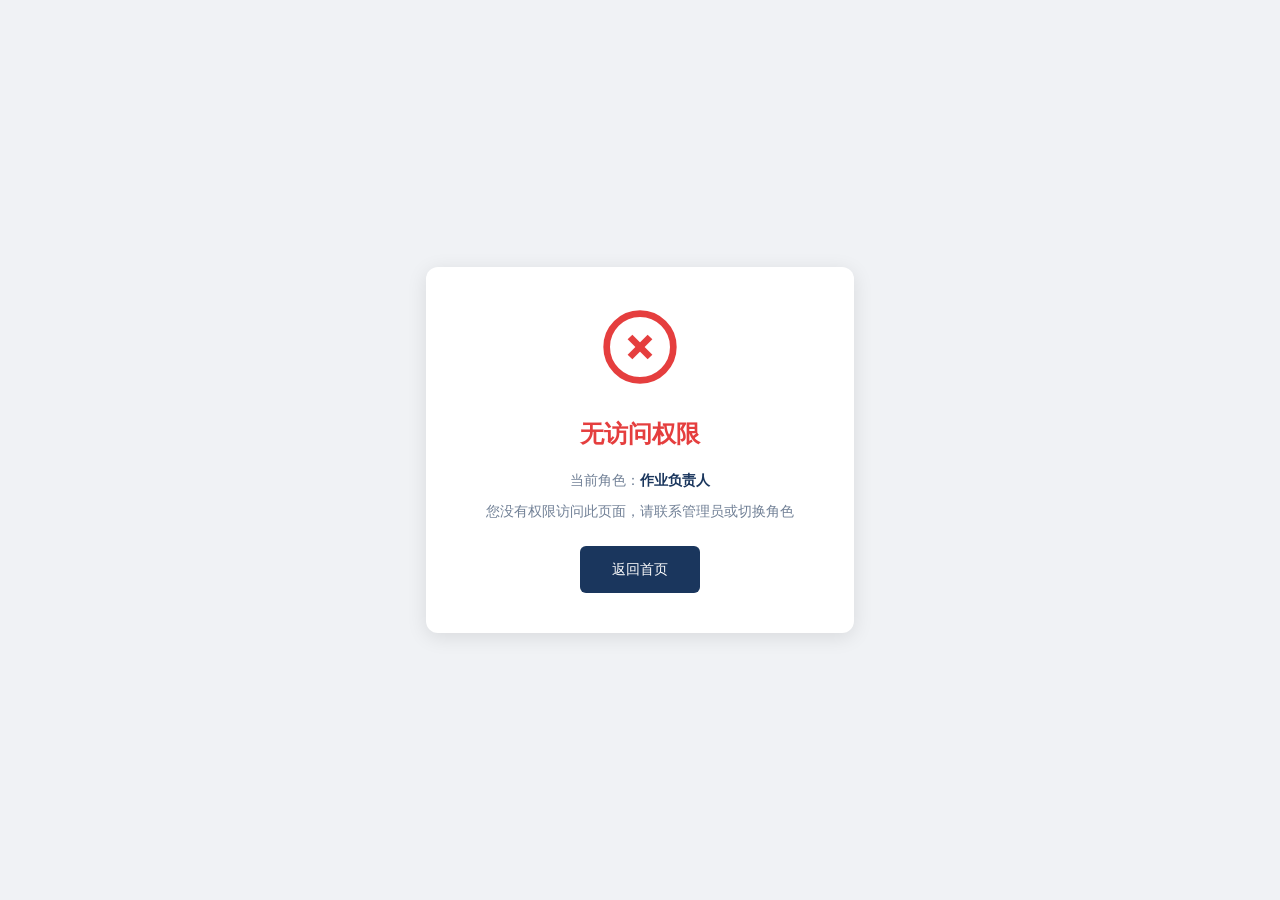
<file: pages/training.html>
<!DOCTYPE html>
<html lang="zh-CN">
<head>
    <meta charset="UTF-8">
    <meta name="viewport" content="width=device-width, initial-scale=1.0">
    <title>培训考核 - 有限空间作业安全风险动态管控平台</title>
    <link rel="stylesheet" href="../style.css">
    <style>
        .training-container {
            display: flex;
            flex-direction: column;
            height: calc(100vh - 120px);
        }
        .filter-card {
            background-color: white;
            border-radius: 8px;
            padding: 16px;
            margin-bottom: 16px;
            box-shadow: var(--shadow-sm);
        }
        .filter-bar {
            display: flex;
            flex-wrap: wrap;
            gap: 16px;
            align-items: flex-end;
        }
        .filter-item {
            display: flex;
            flex-direction: column;
            gap: 6px;
        }
        .filter-label {
            font-size: 12px;
            color: var(--text-light);
        }
        .table-card {
            background-color: white;
            border-radius: 8px;
            box-shadow: var(--shadow-sm);
            flex: 1;
            display: flex;
            flex-direction: column;
            overflow: hidden;
        }
        .table-toolbar {
            display: flex;
            justify-content: space-between;
            align-items: center;
            padding: 12px 16px;
            border-bottom: 1px solid var(--border-color);
            flex-shrink: 0;
        }
        .table-info {
            font-size: 13px;
            color: var(--text-light);
        }
        .table-info strong {
            color: var(--primary-color);
        }
        .table-actions {
            display: flex;
            gap: 8px;
        }
        .table-scroll-container {
            flex: 1;
            overflow-y: auto;
        }
        .table-scroll-container::-webkit-scrollbar {
            width: 6px;
        }
        .table-scroll-container::-webkit-scrollbar-thumb {
            background-color: #ccc;
            border-radius: 3px;
        }
        .table-scroll-container::-webkit-scrollbar-track {
            background-color: #f5f5f5;
        }
        .data-table {
            width: 100%;
            border-collapse: collapse;
        }
        .data-table thead {
            position: sticky;
            top: 0;
            background-color: #f8f9fa;
            z-index: 10;
        }
        .data-table th {
            padding: 12px 16px;
            text-align: left;
            font-size: 12px;
            font-weight: 600;
            color: var(--text-light);
            border-bottom: 1px solid var(--border-color);
            white-space: nowrap;
        }
        .data-table td {
            padding: 12px 16px;
            font-size: 13px;
            color: var(--text-color);
            border-bottom: 1px solid var(--border-color);
        }
        .data-table tbody tr:hover {
            background-color: #f8f9fa;
        }
        .action-btns {
            display: flex;
            gap: 6px;
        }
        .action-btn {
            padding: 4px 10px;
            font-size: 11px;
            border-radius: 4px;
            cursor: pointer;
            transition: all 0.3s ease;
            border: none;
        }
        .action-btn.view {
            background-color: rgba(49, 130, 206, 0.1);
            color: var(--info-color);
        }
        .action-btn.edit {
            background-color: rgba(26, 54, 93, 0.1);
            color: var(--primary-color);
        }
        .action-btn:hover {
            opacity: 0.8;
        }
        .pagination {
            display: flex;
            justify-content: center;
            gap: 8px;
            margin-top: 16px;
            padding: 12px;
            flex-shrink: 0;
        }
        .pagination-btn {
            padding: 8px 16px;
            border: 1px solid var(--border-color);
            background-color: white;
            cursor: pointer;
            font-size: 13px;
            border-radius: 4px;
            transition: all 0.3s ease;
        }
        .pagination-btn:hover:not(:disabled) {
            background-color: #f5f5f5;
        }
        .pagination-btn.active {
            background-color: var(--primary-color);
            color: white;
            border-color: var(--primary-color);
        }
        .pagination-btn:disabled {
            color: #ccc;
            cursor: not-allowed;
        }
        .modal-overlay {
            display: none;
            position: fixed;
            top: 0;
            left: 0;
            right: 0;
            bottom: 0;
            background-color: rgba(0, 0, 0, 0.5);
            z-index: 1500;
            align-items: center;
            justify-content: center;
        }
        .modal-overlay.show {
            display: flex;
        }
        .modal-container {
            background-color: white;
            border-radius: 12px;
            width: 90%;
            max-width: 600px;
            max-height: 90vh;
            display: flex;
            flex-direction: column;
            box-shadow: 0 10px 30px rgba(0, 0, 0, 0.2);
        }
        .modal-container.large {
            max-width: 750px;
        }
        .modal-container.xlarge {
            max-width: 900px;
        }
        .modal-header {
            padding: 16px 20px;
            border-bottom: 1px solid var(--border-color);
            display: flex;
            justify-content: space-between;
            align-items: center;
            flex-shrink: 0;
        }
        .modal-title {
            font-size: 16px;
            font-weight: bold;
            color: var(--primary-color);
        }
        .modal-close {
            background: none;
            border: none;
            font-size: 24px;
            cursor: pointer;
            color: var(--text-light);
            width: 32px;
            height: 32px;
            display: flex;
            align-items: center;
            justify-content: center;
            border-radius: 4px;
        }
        .modal-close:hover {
            background-color: #f5f5f5;
        }
        .modal-body {
            padding: 20px;
            overflow-y: auto;
            flex: 1;
        }
        .modal-footer {
            padding: 16px 20px;
            border-top: 1px solid var(--border-color);
            display: flex;
            justify-content: flex-end;
            gap: 12px;
            flex-shrink: 0;
        }
        .modal-form-row {
            display: grid;
            grid-template-columns: repeat(2, 1fr);
            gap: 16px;
            margin-bottom: 16px;
        }
        .modal-form-row.three-col {
            grid-template-columns: repeat(3, 1fr);
        }
        .modal-form-group {
            display: flex;
            flex-direction: column;
            gap: 6px;
        }
        .modal-form-group.full {
            grid-column: span 2;
        }
        .modal-form-label {
            font-size: 13px;
            font-weight: 500;
            color: var(--text-color);
        }
        .modal-form-label .required {
            color: var(--danger-color);
        }
        .status-tag {
            display: inline-block;
            padding: 2px 8px;
            border-radius: 4px;
            font-size: 11px;
            font-weight: 500;
        }
        .status-tag.success {
            background-color: rgba(56, 161, 105, 0.1);
            color: var(--success-color);
        }
        .status-tag.warning {
            background-color: rgba(237, 137, 54, 0.1);
            color: var(--warning-color);
        }
        .status-tag.danger {
            background-color: rgba(229, 62, 62, 0.1);
            color: var(--danger-color);
        }
        .status-tag.info {
            background-color: rgba(49, 130, 206, 0.1);
            color: var(--info-color);
        }
        .empty-state {
            display: flex;
            flex-direction: column;
            align-items: center;
            justify-content: center;
            padding: 60px;
            color: var(--text-light);
        }
        .empty-state svg {
            width: 48px;
            height: 48px;
            stroke: #ccc;
            margin-bottom: 12px;
        }
        .empty-state span {
            font-size: 14px;
        }
        .detail-section {
            margin-bottom: 20px;
            padding: 16px;
            background-color: #f8f9fa;
            border-radius: 8px;
        }
        .detail-section-title {
            font-size: 14px;
            font-weight: bold;
            color: var(--primary-color);
            margin-bottom: 12px;
            padding-bottom: 8px;
            border-bottom: 1px solid var(--border-color);
        }
        .detail-grid {
            display: grid;
            grid-template-columns: repeat(2, 1fr);
            gap: 12px;
        }
        .detail-item {
            display: flex;
            flex-direction: column;
            gap: 4px;
        }
        .detail-item-label {
            font-size: 12px;
            color: var(--text-light);
        }
        .detail-item-value {
            font-size: 14px;
            color: var(--text-color);
            font-weight: 500;
        }
        .score-summary {
            display: grid;
            grid-template-columns: repeat(4, 1fr);
            gap: 16px;
            margin-bottom: 20px;
        }
        .score-item {
            text-align: center;
            padding: 16px;
            background-color: #f8f9fa;
            border-radius: 8px;
        }
        .score-label {
            font-size: 12px;
            color: var(--text-light);
            margin-bottom: 8px;
            display: block;
        }
        .score-value {
            font-size: 28px;
            font-weight: bold;
            color: var(--primary-color);
        }
        .score-value.success {
            color: var(--success-color);
        }
        .score-value.danger {
            color: var(--danger-color);
        }
        .score-value.warning {
            color: var(--warning-color);
        }
        .chart-container {
            margin-bottom: 20px;
        }
        .chart-title {
            font-size: 14px;
            font-weight: bold;
            margin-bottom: 12px;
        }
        .chart-bars {
            display: flex;
            justify-content: space-around;
            align-items: flex-end;
            height: 180px;
            padding: 20px;
            background-color: #f8f9fa;
            border-radius: 8px;
        }
        .chart-bar {
            width: 50px;
            border-radius: 4px 4px 0 0;
            display: flex;
            flex-direction: column;
            align-items: center;
            justify-content: flex-end;
            padding-bottom: 8px;
            position: relative;
        }
        .chart-bar-label {
            position: absolute;
            bottom: -25px;
            font-size: 11px;
            color: var(--text-light);
        }
        .chart-bar-value {
            font-size: 12px;
            font-weight: bold;
            color: white;
            margin-bottom: 4px;
        }
        .export-options {
            display: grid;
            grid-template-columns: repeat(2, 1fr);
            gap: 12px;
            margin-bottom: 20px;
        }
        .export-option {
            display: flex;
            align-items: center;
            gap: 8px;
            padding: 12px;
            border: 1px solid var(--border-color);
            border-radius: 8px;
            cursor: pointer;
            transition: all 0.3s ease;
        }
        .export-option:hover {
            border-color: var(--primary-color);
            background-color: rgba(26, 54, 93, 0.05);
        }
        .export-option input[type="checkbox"] {
            width: 18px;
            height: 18px;
        }
        .export-option-label {
            font-size: 13px;
            color: var(--text-color);
        }
        .task-assign-section {
            margin-top: 16px;
            padding: 16px;
            background-color: #f8f9fa;
            border-radius: 8px;
        }
        .task-assign-title {
            font-size: 14px;
            font-weight: bold;
            margin-bottom: 12px;
            color: var(--primary-color);
        }
        .person-list {
            max-height: 200px;
            overflow-y: auto;
            border: 1px solid var(--border-color);
            border-radius: 8px;
        }
        .person-item {
            display: flex;
            align-items: center;
            gap: 12px;
            padding: 10px 12px;
            border-bottom: 1px solid var(--border-color);
        }
        .person-item:last-child {
            border-bottom: none;
        }
        .person-item:hover {
            background-color: #f0f0f0;
        }
        .person-item input[type="checkbox"] {
            width: 16px;
            height: 16px;
        }
        .person-info {
            flex: 1;
            display: flex;
            justify-content: space-between;
            align-items: center;
        }
        .person-name {
            font-size: 13px;
            font-weight: 500;
        }
        .person-dept {
            font-size: 12px;
            color: var(--text-light);
        }
        .select-all-bar {
            display: flex;
            justify-content: space-between;
            align-items: center;
            padding: 10px 12px;
            background-color: #e8f4fd;
            border-radius: 8px 8px 0 0;
            border-bottom: 1px solid var(--border-color);
        }
        .score-table {
            width: 100%;
            border-collapse: collapse;
            margin-top: 12px;
        }
        .score-table th,
        .score-table td {
            padding: 10px 12px;
            text-align: left;
            font-size: 13px;
            border-bottom: 1px solid var(--border-color);
        }
        .score-table th {
            background-color: #f8f9fa;
            font-weight: 600;
            color: var(--text-light);
        }
        .score-table tbody tr:hover {
            background-color: #f8f9fa;
        }
        .score-table-container {
            max-height: 300px;
            overflow-y: auto;
            border: 1px solid var(--border-color);
            border-radius: 8px;
        }
        .training-progress {
            margin-top: 12px;
        }
        .progress-bar {
            height: 8px;
            background-color: #e0e0e0;
            border-radius: 4px;
            overflow: hidden;
        }
        .progress-fill {
            height: 100%;
            background-color: var(--success-color);
            border-radius: 4px;
            transition: width 0.3s ease;
        }
        .progress-text {
            font-size: 12px;
            color: var(--text-light);
            margin-top: 4px;
        }
    </style>
</head>
<body>
    <header class="top-bar">
        <div class="top-bar-left">
            <svg class="logo-icon" viewBox="0 0 24 24" fill="none" stroke="currentColor" stroke-width="2">
                <path d="M12 22s8-4 8-10V5l-8-3-8 3v7c0 6 8 10 8 10z"/>
            </svg>
            <h1 class="platform-title">有限空间作业安全风险动态管控平台</h1>
        </div>
        <div class="top-bar-center">
            <div class="realtime-alert">
                <span class="alert-pulse"></span>
                <span class="alert-text">实时预警</span>
                <span class="alert-count-badge danger">3</span>
            </div>
            <div class="current-time" id="currentTime"></div>
        </div>
        <div class="user-section">
            <div class="role-switch">
                <select id="roleSelector" class="role-select">
                    <option value="admin">系统管理员</option>
                    <option value="supervisor">安全主管</option>
                    <option value="operator">作业人员</option>
                </select>
            </div>
            <div class="user-avatar">
                <svg viewBox="0 0 24 24" fill="none" stroke="currentColor" stroke-width="2">
                    <path d="M20 21v-2a4 4 0 0 0-4-4H8a4 4 0 0 0-2v2"/>
                    <circle cx="12" cy="7" r="4"/>
                </svg>
            </div>
            <span class="user-name">管理员</span>
        </div>
    </header>

    <div class="container" style="margin-top: 56px;">
        <nav class="sidebar" style="top: 56px;">
            <div class="sidebar-header">
                <span class="sidebar-title">功能导航</span>
            </div>
            <ul class="nav-menu">
                <li class="nav-item" data-page="dashboard">
                    <a href="../index.html">
                        <svg class="nav-icon" viewBox="0 0 24 24" fill="none" stroke="currentColor" stroke-width="2">
                            <path d="M3 9l9-7 9 7v11a2 2 0 0 1-2 2H5a2 2 0 0 1-2-2z"/>
                            <polyline points="9 22 9 12 15 12 15 22"/>
                        </svg>
                        <span class="text">首页工作台</span>
                    </a>
                </li>
                <li class="nav-item" data-page="pre-work">
                    <a href="pre-work.html">
                        <svg class="nav-icon" viewBox="0 0 24 24" fill="none" stroke="currentColor" stroke-width="2">
                            <path d="M9 11l3 3L22 4"/>
                            <path d="M21 12v7a2 2 0 0 1-2 2H5a2 2 0 0 1-2-2V5a2 2 0 0 1 2-2h11"/>
                        </svg>
                        <span class="text">作业前管理</span>
                    </a>
                </li>
                <li class="nav-item" data-page="monitoring">
                    <a href="monitoring.html">
                        <svg class="nav-icon" viewBox="0 0 24 24" fill="none" stroke="currentColor" stroke-width="2">
                            <path d="M22 12h-4l-3 9L9 3l-3 9H2"/>
                        </svg>
                        <span class="text">实时监测</span>
                    </a>
                </li>
                <li class="nav-item" data-page="review">
                    <a href="review.html">
                        <svg class="nav-icon" viewBox="0 0 24 24" fill="none" stroke="currentColor" stroke-width="2">
                            <polyline points="23 4 23 10 17 10"/>
                            <path d="M20.49 15a9 9 0 1 1-2.12-9.36L23 10"/>
                        </svg>
                        <span class="text">复盘优化</span>
                    </a>
                </li>
                <li class="nav-item" data-page="ledger">
                    <a href="ledger.html">
                        <svg class="nav-icon" viewBox="0 0 24 24" fill="none" stroke="currentColor" stroke-width="2">
                            <path d="M4 19.5A2.5 2.5 0 0 1 6.5 17H20"/>
                            <path d="M6.5 2H20v20H6.5A2.5 2.5 0 0 1 4 19.5v-15A2.5 2.5 0 0 1 6.5 2z"/>
                        </svg>
                        <span class="text">台账管理</span>
                    </a>
                </li>
                <li class="nav-item active" data-page="training">
                    <a href="training.html">
                        <svg class="nav-icon" viewBox="0 0 24 24" fill="none" stroke="currentColor" stroke-width="2">
                            <path d="M22 10v6M2 10l10-5 10 5-10 5z"/>
                            <path d="M6 12v5c3 3 9 3 12 0v-5"/>
                        </svg>
                        <span class="text">培训考核</span>
                    </a>
                </li>
                <li class="nav-item" data-page="contractor">
                    <a href="contractor.html">
                        <svg class="nav-icon" viewBox="0 0 24 24" fill="none" stroke="currentColor" stroke-width="2">
                            <path d="M3 9l9-7 9 7v11a2 2 0 0 1-2 2H5a2 2 0 0 1-2-2z"/>
                            <polyline points="9 22 9 12 15 12 15 22"/>
                        </svg>
                        <span class="text">承包商管理</span>
                    </a>
                </li>
                <li class="nav-item" data-page="evaluation">
                    <a href="evaluation.html">
                        <svg class="nav-icon" viewBox="0 0 24 24" fill="none" stroke="currentColor" stroke-width="2">
                            <polygon points="12 2 15.09 8.26 22 9.27 17 14.14 18.18 21.02 12 17.77 5.82 21.02 7 14.14 2 9.27 8.91 8.26 12 2"/>
                        </svg>
                        <span class="text">安全生产考评</span>
                    </a>
                </li>
                <li class="nav-item" data-page="emergency">
                    <a href="emergency.html">
                        <svg class="nav-icon" viewBox="0 0 24 24" fill="none" stroke="currentColor" stroke-width="2">
                            <polygon points="7.86 2 16.14 2 22 7.86 22 16.14 16.14 22 7.86 22 2 16.14 2 7.86 7.86 2"/>
                            <line x1="12" y1="8" x2="12" y2="12"/>
                            <line x1="12" y1="16" x2="12.01" y2="16"/>
                        </svg>
                        <span class="text">应急处置</span>
                    </a>
                </li>
            </ul>
        </nav>

        <main class="main-content" style="margin-right: 0;">
            <div class="page-header">
                <h2 class="page-title">培训考核管理</h2>
                <div class="page-actions">
                    <button class="btn primary" onclick="showAddTaskModal()">
                        <svg viewBox="0 0 24 24" fill="none" stroke="currentColor" stroke-width="2" style="width: 16px; height: 16px;">
                            <line x1="12" y1="5" x2="12" y2="19"/>
                            <line x1="5" y1="12" x2="19" y2="12"/>
                        </svg>
                        新增考核
                    </button>
                </div>
            </div>

            <div class="training-container">
                <div class="filter-card">
                    <div class="filter-bar">
                        <div class="filter-item">
                            <label class="filter-label">姓名</label>
                            <input type="text" class="form-input" id="filterName" placeholder="请输入姓名" style="width: 140px;">
                        </div>
                        <div class="filter-item">
                            <label class="filter-label">部门</label>
                            <select class="form-select" id="filterDept" style="width: 140px;">
                                <option value="">全部</option>
                                <option value="生产部">生产部</option>
                                <option value="安全部">安全部</option>
                                <option value="设备部">设备部</option>
                                <option value="质检部">质检部</option>
                                <option value="仓储部">仓储部</option>
                                <option value="行政部">行政部</option>
                            </select>
                        </div>
                        <div class="filter-item">
                            <label class="filter-label">考核状态</label>
                            <select class="form-select" id="filterStatus" style="width: 120px;">
                                <option value="">全部</option>
                                <option value="通过">通过</option>
                                <option value="未通过">未通过</option>
                                <option value="待考核">待考核</option>
                            </select>
                        </div>
                        <div class="filter-item" style="flex-direction: row; gap: 8px;">
                            <button class="btn primary" onclick="doSearch()">查询</button>
                            <button class="btn secondary" onclick="resetSearch()">重置</button>
                        </div>
                    </div>
                </div>

                <div class="table-card">
                    <div class="table-toolbar">
                        <span class="table-info">共 <strong id="totalCount">0</strong> 条记录</span>
                        <div class="table-actions">
                            <button class="btn secondary" onclick="exportScores()">导出成绩</button>
                        </div>
                    </div>
                    <div class="table-scroll-container">
                        <table class="data-table">
                            <thead>
                                <tr>
                                    <th style="width: 60px;">序号</th>
                                    <th>姓名</th>
                                    <th>部门</th>
                                    <th>岗位</th>
                                    <th>培训课程</th>
                                    <th>培训日期</th>
                                    <th>考核成绩</th>
                                    <th>考核结果</th>
                                    <th>证书有效期</th>
                                    <th style="width: 120px;">操作</th>
                                </tr>
                            </thead>
                            <tbody id="dataTableBody">
                            </tbody>
                        </table>
                    </div>
                    <div class="pagination">
                        <button class="pagination-btn" onclick="changePage('prev')" id="prevBtn">&lt;</button>
                        <div class="pagination-pages" id="paginationPages"></div>
                        <button class="pagination-btn" onclick="changePage('next')" id="nextBtn">&gt;</button>
                    </div>
                </div>
            </div>
        </main>
    </div>

    <div class="modal-overlay" id="viewModal">
        <div class="modal-container large">
            <div class="modal-header">
                <h3 class="modal-title">培训考核详情查询</h3>
                <button class="modal-close" onclick="closeViewModal()">&times;</button>
            </div>
            <div class="modal-body">
                <div class="detail-section">
                    <div class="detail-section-title">基本信息</div>
                    <div class="detail-grid">
                        <div class="detail-item">
                            <span class="detail-item-label">姓名</span>
                            <span class="detail-item-value" id="viewName">-</span>
                        </div>
                        <div class="detail-item">
                            <span class="detail-item-label">部门</span>
                            <span class="detail-item-value" id="viewDept">-</span>
                        </div>
                        <div class="detail-item">
                            <span class="detail-item-label">岗位</span>
                            <span class="detail-item-value" id="viewPosition">-</span>
                        </div>
                        <div class="detail-item">
                            <span class="detail-item-label">工号</span>
                            <span class="detail-item-value" id="viewEmployeeId">-</span>
                        </div>
                        <div class="detail-item">
                            <span class="detail-item-label">联系电话</span>
                            <span class="detail-item-value" id="viewPhone">-</span>
                        </div>
                        <div class="detail-item">
                            <span class="detail-item-label">入职日期</span>
                            <span class="detail-item-value" id="viewJoinDate">-</span>
                        </div>
                    </div>
                </div>
                <div class="detail-section">
                    <div class="detail-section-title">培训信息</div>
                    <div class="detail-grid">
                        <div class="detail-item">
                            <span class="detail-item-label">培训课程</span>
                            <span class="detail-item-value" id="viewCourse">-</span>
                        </div>
                        <div class="detail-item">
                            <span class="detail-item-label">培训类型</span>
                            <span class="detail-item-value" id="viewCourseType">-</span>
                        </div>
                        <div class="detail-item">
                            <span class="detail-item-label">培训日期</span>
                            <span class="detail-item-value" id="viewDate">-</span>
                        </div>
                        <div class="detail-item">
                            <span class="detail-item-label">培训时长</span>
                            <span class="detail-item-value" id="viewDuration">-</span>
                        </div>
                        <div class="detail-item">
                            <span class="detail-item-label">培训机构</span>
                            <span class="detail-item-value" id="viewInstitution">-</span>
                        </div>
                        <div class="detail-item">
                            <span class="detail-item-label">培训讲师</span>
                            <span class="detail-item-value" id="viewInstructor">-</span>
                        </div>
                        <div class="detail-item">
                            <span class="detail-item-label">培训地点</span>
                            <span class="detail-item-value" id="viewLocation">-</span>
                        </div>
                        <div class="detail-item">
                            <span class="detail-item-label">培训方式</span>
                            <span class="detail-item-value" id="viewMethod">-</span>
                        </div>
                    </div>
                </div>
                <div class="detail-section">
                    <div class="detail-section-title">考核信息</div>
                    <div class="detail-grid">
                        <div class="detail-item">
                            <span class="detail-item-label">考核成绩</span>
                            <span class="detail-item-value" id="viewScore">-</span>
                        </div>
                        <div class="detail-item">
                            <span class="detail-item-label">考核结果</span>
                            <span class="detail-item-value" id="viewResult">-</span>
                        </div>
                        <div class="detail-item">
                            <span class="detail-item-label">考核日期</span>
                            <span class="detail-item-value" id="viewExamDate">-</span>
                        </div>
                        <div class="detail-item">
                            <span class="detail-item-label">考核方式</span>
                            <span class="detail-item-value" id="viewExamMethod">-</span>
                        </div>
                        <div class="detail-item">
                            <span class="detail-item-label">证书编号</span>
                            <span class="detail-item-value" id="viewCertNo">-</span>
                        </div>
                        <div class="detail-item">
                            <span class="detail-item-label">证书有效期</span>
                            <span class="detail-item-value" id="viewExpiry">-</span>
                        </div>
                    </div>
                </div>
                <div class="detail-section">
                    <div class="detail-section-title">学习进度</div>
                    <div class="training-progress">
                        <div style="display: flex; justify-content: space-between; margin-bottom: 8px;">
                            <span style="font-size: 13px;">课程完成度</span>
                            <span style="font-size: 13px; font-weight: bold;" id="viewProgress">-</span>
                        </div>
                        <div class="progress-bar">
                            <div class="progress-fill" id="viewProgressBar" style="width: 0%;"></div>
                        </div>
                    </div>
                    <div style="margin-top: 16px;">
                        <div style="font-size: 13px; margin-bottom: 8px;">学习记录：</div>
                        <div id="viewStudyLog" style="font-size: 12px; color: var(--text-light); line-height: 1.8;"></div>
                    </div>
                </div>
            </div>
            <div class="modal-footer">
                <button class="btn secondary" onclick="closeViewModal()">关闭</button>
                <button class="btn primary" onclick="editFromView()">编辑</button>
            </div>
        </div>
    </div>

    <div class="modal-overlay" id="editModal">
        <div class="modal-container large">
            <div class="modal-header">
                <h3 class="modal-title">编辑培训记录</h3>
                <button class="modal-close" onclick="closeEditModal()">&times;</button>
            </div>
            <div class="modal-body">
                <form class="modal-form" id="editForm">
                    <div class="modal-form-row">
                        <div class="modal-form-group">
                            <label class="modal-form-label">姓名 <span class="required">*</span></label>
                            <input type="text" class="form-input" id="editName" placeholder="请输入姓名">
                        </div>
                        <div class="modal-form-group">
                            <label class="modal-form-label">部门 <span class="required">*</span></label>
                            <select class="form-select" id="editDept">
                                <option value="">请选择</option>
                                <option value="生产部">生产部</option>
                                <option value="安全部">安全部</option>
                                <option value="设备部">设备部</option>
                                <option value="质检部">质检部</option>
                                <option value="仓储部">仓储部</option>
                                <option value="行政部">行政部</option>
                            </select>
                        </div>
                    </div>
                    <div class="modal-form-row">
                        <div class="modal-form-group">
                            <label class="modal-form-label">岗位</label>
                            <input type="text" class="form-input" id="editPosition" placeholder="请输入岗位">
                        </div>
                        <div class="modal-form-group">
                            <label class="modal-form-label">培训课程 <span class="required">*</span></label>
                            <select class="form-select" id="editCourse">
                                <option value="">请选择</option>
                                <option value="有限空间作业安全培训">有限空间作业安全培训</option>
                                <option value="应急救援培训">应急救援培训</option>
                                <option value="消防安全培训">消防安全培训</option>
                                <option value="职业健康培训">职业健康培训</option>
                                <option value="特种作业培训">特种作业培训</option>
                            </select>
                        </div>
                    </div>
                    <div class="modal-form-row">
                        <div class="modal-form-group">
                            <label class="modal-form-label">培训日期 <span class="required">*</span></label>
                            <input type="date" class="form-input" id="editDate">
                        </div>
                        <div class="modal-form-group">
                            <label class="modal-form-label">考核成绩</label>
                            <input type="number" class="form-input" id="editScore" placeholder="请输入考核成绩" min="0" max="100">
                        </div>
                    </div>
                    <div class="modal-form-row">
                        <div class="modal-form-group">
                            <label class="modal-form-label">考核结果</label>
                            <select class="form-select" id="editResult">
                                <option value="待考核">待考核</option>
                                <option value="通过">通过</option>
                                <option value="未通过">未通过</option>
                            </select>
                        </div>
                        <div class="modal-form-group">
                            <label class="modal-form-label">证书有效期</label>
                            <input type="date" class="form-input" id="editExpiry">
                        </div>
                    </div>
                </form>
            </div>
            <div class="modal-footer">
                <button class="btn secondary" onclick="closeEditModal()">取消</button>
                <button class="btn primary" onclick="saveEdit()">保存</button>
            </div>
        </div>
    </div>

    <div class="modal-overlay" id="addTaskModal">
        <div class="modal-container xlarge">
            <div class="modal-header">
                <h3 class="modal-title">新增考核任务</h3>
                <button class="modal-close" onclick="closeAddTaskModal()">&times;</button>
            </div>
            <div class="modal-body">
                <form class="modal-form" id="addTaskForm">
                    <div class="modal-form-row">
                        <div class="modal-form-group">
                            <label class="modal-form-label">考核名称 <span class="required">*</span></label>
                            <input type="text" class="form-input" id="taskName" placeholder="请输入考核名称">
                        </div>
                        <div class="modal-form-group">
                            <label class="modal-form-label">考核类型 <span class="required">*</span></label>
                            <select class="form-select" id="taskType">
                                <option value="">请选择</option>
                                <option value="有限空间作业安全培训">有限空间作业安全培训</option>
                                <option value="应急救援培训">应急救援培训</option>
                                <option value="消防安全培训">消防安全培训</option>
                                <option value="职业健康培训">职业健康培训</option>
                                <option value="特种作业培训">特种作业培训</option>
                            </select>
                        </div>
                    </div>
                    <div class="modal-form-row">
                        <div class="modal-form-group">
                            <label class="modal-form-label">考核开始日期 <span class="required">*</span></label>
                            <input type="date" class="form-input" id="taskStartDate">
                        </div>
                        <div class="modal-form-group">
                            <label class="modal-form-label">考核截止日期 <span class="required">*</span></label>
                            <input type="date" class="form-input" id="taskEndDate">
                        </div>
                    </div>
                    <div class="modal-form-row">
                        <div class="modal-form-group">
                            <label class="modal-form-label">及格分数</label>
                            <input type="number" class="form-input" id="taskPassScore" placeholder="默认60分" min="0" max="100" value="60">
                        </div>
                        <div class="modal-form-group">
                            <label class="modal-form-label">考核时长(分钟)</label>
                            <input type="number" class="form-input" id="taskDuration" placeholder="请输入考核时长" min="10" value="60">
                        </div>
                    </div>
                    <div class="modal-form-row">
                        <div class="modal-form-group full">
                            <label class="modal-form-label">考核说明</label>
                            <textarea class="form-input" id="taskDescription" rows="3" placeholder="请输入考核说明"></textarea>
                        </div>
                    </div>
                    
                    <div class="task-assign-section">
                        <div class="task-assign-title">选择考核人员</div>
                        <div class="select-all-bar">
                            <label style="display: flex; align-items: center; gap: 8px; cursor: pointer;">
                                <input type="checkbox" id="selectAllPersons" onchange="toggleSelectAll()">
                                <span style="font-size: 13px; font-weight: 500;">全选</span>
                            </label>
                            <span style="font-size: 12px; color: var(--text-light);">已选择 <strong id="selectedCount">0</strong> 人</span>
                        </div>
                        <div class="person-list" id="personList">
                        </div>
                    </div>
                </form>
            </div>
            <div class="modal-footer">
                <button class="btn secondary" onclick="closeAddTaskModal()">取消</button>
                <button class="btn primary" onclick="saveTask()">发布考核</button>
            </div>
        </div>
    </div>

    <div class="modal-overlay" id="scoreModal">
        <div class="modal-container xlarge">
            <div class="modal-header">
                <h3 class="modal-title">导出成绩报告</h3>
                <button class="modal-close" onclick="closeScoreModal()">&times;</button>
            </div>
            <div class="modal-body">
                <div class="score-summary">
                    <div class="score-item">
                        <span class="score-label">平均成绩</span>
                        <span class="score-value" id="avgScore">--</span>
                    </div>
                    <div class="score-item">
                        <span class="score-label">最高分</span>
                        <span class="score-value success" id="maxScore">--</span>
                    </div>
                    <div class="score-item">
                        <span class="score-label">最低分</span>
                        <span class="score-value danger" id="minScore">--</span>
                    </div>
                    <div class="score-item">
                        <span class="score-label">通过率</span>
                        <span class="score-value warning" id="passRate">--</span>
                    </div>
                </div>
                
                <div class="chart-container">
                    <div class="chart-title">成绩分布统计</div>
                    <div class="chart-bars" id="chartBars"></div>
                </div>
                
                <div class="export-options">
                    <label class="export-option">
                        <input type="checkbox" id="exportAll" checked>
                        <span class="export-option-label">导出全部记录</span>
                    </label>
                    <label class="export-option">
                        <input type="checkbox" id="exportPass">
                        <span class="export-option-label">仅导出通过人员</span>
                    </label>
                    <label class="export-option">
                        <input type="checkbox" id="exportFail">
                        <span class="export-option-label">仅导出未通过人员</span>
                    </label>
                    <label class="export-option">
                        <input type="checkbox" id="exportPending">
                        <span class="export-option-label">仅导出待考核人员</span>
                    </label>
                </div>
                
                <div>
                    <div class="chart-title">成绩明细</div>
                    <div class="score-table-container">
                        <table class="score-table">
                            <thead>
                                <tr>
                                    <th>排名</th>
                                    <th>姓名</th>
                                    <th>部门</th>
                                    <th>培训课程</th>
                                    <th>培训日期</th>
                                    <th>成绩</th>
                                    <th>结果</th>
                                </tr>
                            </thead>
                            <tbody id="scoreTableBody">
                            </tbody>
                        </table>
                    </div>
                </div>
            </div>
            <div class="modal-footer">
                <button class="btn secondary" onclick="closeScoreModal()">关闭</button>
                <button class="btn primary" onclick="doExport()">导出Excel</button>
                <button class="btn primary" onclick="printScore()">打印报告</button>
            </div>
        </div>
    </div>

    <div id="toast" style="display: none; position: fixed; top: 80px; right: 20px; padding: 12px 20px; background-color: var(--success-color); color: white; border-radius: 6px; box-shadow: var(--shadow-lg); z-index: 3000;">
        <span id="toastMessage">操作成功</span>
    </div>

    <script src="../script.js"></script>
    <script>
        checkPagePermission();
    </script>
    <script>
        var allTrainingData = [];
        var filteredData = [];
        var currentPage = 1;
        var pageSize = 10;
        var currentEditId = null;
        var currentViewId = null;
        var allPersons = [];

        document.addEventListener('DOMContentLoaded', function() {
            generateTrainingData();
            generatePersonList();
            filteredData = allTrainingData.slice();
            renderTable();
            renderPagination();
            document.getElementById('totalCount').textContent = filteredData.length;
        });

        function generateTrainingData() {
            var names = ['张伟', '李娜', '王强', '刘洋', '陈静', '杨帆', '赵敏', '周杰', '吴芳', '郑勇', '孙丽', '钱进', '冯霞', '蒋涛', '韩冰', '曹明', '许婷', '邓超', '彭飞', '卢静', '范伟', '朱琳', '胡磊', '高洁', '林峰', '何平', '罗琳', '梁涛', '谢娟', '唐明', '韩雪', '冯刚', '于洋', '董丽', '袁华', '邓强', '傅明', '沈静', '姜涛', '谭明', '邹丽', '彭刚', '潘洁', '蔡勇', '贾峰', '夏丽', '汪涛', '石静', '廖强', '姚丽', '卢刚', '毛洁', '邱勇', '秦丽', '江涛', '史强', '顾丽', '侯勇', '龚涛', '程静', '丁强', '魏丽', '任涛', '沈强', '卢丽', '焦勇', '吕静', '苏涛', '卢强', '蒋丽', '蔡涛', '贾静', '丁丽', '魏涛', '任强', '沈丽', '顾涛', '侯丽', '龚强', '程涛', '丁静', '魏强', '于丽', '袁涛', '邓丽', '傅涛', '沈强', '姜丽', '谭涛', '邹强', '彭丽', '潘涛', '蔡丽', '贾强', '夏涛', '石丽', '廖涛', '姚强', '卢丽', '毛涛', '邱丽', '秦涛', '江丽', '史涛', '顾强', '侯涛', '龚丽', '程强', '丁涛', '魏丽', '任强', '沈涛', '卢丽', '焦涛', '吕强', '苏丽', '卢涛', '蒋强', '蔡丽', '贾涛', '丁强', '魏涛', '任丽', '沈强', '顾丽', '侯涛', '龚强', '程涛', '丁丽', '魏强', '于涛', '袁丽', '邓涛', '傅强', '沈丽', '姜涛', '谭强', '邹丽', '彭涛', '潘丽', '蔡强', '贾涛', '夏丽', '石涛', '廖丽', '姚涛', '卢强', '毛丽', '邱涛', '秦强', '江丽', '史强', '顾涛', '侯丽', '龚强', '程涛', '丁强', '魏丽', '任涛', '沈强', '卢丽', '焦涛', '吕强', '苏丽', '卢涛', '蒋强', '蔡丽', '贾涛', '丁强', '魏涛', '任丽', '沈强', '顾丽', '侯涛', '龚强', '程涛', '丁丽', '魏强', '于涛', '袁丽', '邓涛', '傅强', '沈丽', '姜涛', '谭强', '邹丽', '彭涛', '潘丽', '蔡强', '贾涛', '夏丽', '石涛', '廖丽', '姚涛', '卢强', '毛丽', '邱涛', '秦强', '江丽', '史强', '顾涛', '侯丽', '龚强', '程涛', '丁强', '魏丽', '任涛', '沈强', '卢丽', '焦涛', '吕强', '苏丽', '卢涛', '蒋强', '蔡丽', '贾涛', '丁强', '魏涛', '任丽', '沈强', '顾丽', '侯涛', '龚强', '程涛', '丁丽', '魏强'];
            var depts = ['生产部', '安全部', '设备部', '质检部', '仓储部', '行政部'];
            var positions = ['作业人员', '安全员', '设备维护', '质检员', '仓库管理员', '行政人员', '班组长', '技术员', '检验员', '操作工'];
            var courses = ['有限空间作业安全培训', '应急救援培训', '消防安全培训', '职业健康培训', '特种作业培训'];
            var courseTypes = ['岗前培训', '在岗培训', '转岗培训', '复训'];
            var institutions = ['安全培训中心', '职业技能培训学校', '企业内部培训', '第三方培训机构', '行业协会'];
            var instructors = ['王教授', '李工程师', '张安全师', '刘讲师', '陈专家'];
            var locations = ['公司培训室', '安全教育基地', '在线培训平台', '实训中心', '会议室A'];
            var methods = ['线上培训', '线下培训', '混合培训'];
            var examMethods = ['在线考试', '笔试', '实操考核', '综合考核'];
            
            for (var i = 0; i < 156; i++) {
                var name = names[Math.floor(Math.random() * names.length)];
                var dept = depts[Math.floor(Math.random() * depts.length)];
                var position = positions[Math.floor(Math.random() * positions.length)];
                var course = courses[Math.floor(Math.random() * courses.length)];
                var year = 2023 + Math.floor(Math.random() * 2) + 1;
                var month = Math.floor(Math.random() * 12) + 1;
                var day = Math.floor(Math.random() * 28) + 1;
                var trainDate = year + '-' + String(month).padStart(2, '0') + '-' + String(day).padStart(2, '0');
                var score = Math.floor(Math.random() * 41) + 60;
                var result = score >= 60 ? '通过' : (score >= 40 ? '未通过' : '待考核');
                if (Math.random() < 0.1) {
                    score = 0;
                    result = '待考核';
                }
                var expiryYear = year + (Math.random() > 0.5 ? 1 : 2);
                var expiryMonth = Math.floor(Math.random() * 12) + 1;
                var expiryDay = Math.floor(Math.random() * 28) + 1;
                var expiry = expiryYear + '-' + String(expiryMonth).padStart(2, '0') + '-' + String(expiryDay).padStart(2, '0');
                
                var progress = result === '待考核' ? Math.floor(Math.random() * 60) + 20 : 100;
                
                allTrainingData.push({
                    id: i + 1,
                    name: name,
                    dept: dept,
                    position: position,
                    employeeId: 'EMP' + String(1000 + i).padStart(4, '0'),
                    phone: '138' + String(Math.floor(Math.random() * 100000000)).padStart(8, '0'),
                    joinDate: (2020 + Math.floor(Math.random() * 4)) + '-' + String(Math.floor(Math.random() * 12) + 1).padStart(2, '0') + '-01',
                    course: course,
                    courseType: courseTypes[Math.floor(Math.random() * courseTypes.length)],
                    trainDate: trainDate,
                    duration: Math.floor(Math.random() * 8) + 4,
                    institution: institutions[Math.floor(Math.random() * institutions.length)],
                    instructor: instructors[Math.floor(Math.random() * instructors.length)],
                    location: locations[Math.floor(Math.random() * locations.length)],
                    method: methods[Math.floor(Math.random() * methods.length)],
                    score: score,
                    result: result,
                    examDate: trainDate,
                    examMethod: examMethods[Math.floor(Math.random() * examMethods.length)],
                    certNo: result === '通过' ? 'CERT' + String(2024000 + i).padStart(7, '0') : '-',
                    expiry: result === '通过' ? expiry : '-',
                    progress: progress
                });
            }
        }

        function generatePersonList() {
            var names = ['张伟', '李娜', '王强', '刘洋', '陈静', '杨帆', '赵敏', '周杰', '吴芳', '郑勇', '孙丽', '钱进', '冯霞', '蒋涛', '韩冰', '曹明', '许婷', '邓超', '彭飞', '卢静', '范伟', '朱琳', '胡磊', '高洁', '林峰', '何平', '罗琳', '梁涛', '谢娟', '唐明'];
            var depts = ['生产部', '安全部', '设备部', '质检部', '仓储部', '行政部'];
            var positions = ['作业人员', '安全员', '设备维护', '质检员', '仓库管理员', '行政人员'];
            
            allPersons = [];
            for (var i = 0; i < names.length; i++) {
                allPersons.push({
                    id: i + 1,
                    name: names[i],
                    dept: depts[Math.floor(Math.random() * depts.length)],
                    position: positions[Math.floor(Math.random() * positions.length)]
                });
            }
        }

        function renderTable() {
            var tbody = document.getElementById('dataTableBody');
            var start = (currentPage - 1) * pageSize;
            var end = start + pageSize;
            var pageData = filteredData.slice(start, end);
            
            if (pageData.length === 0) {
                tbody.innerHTML = '<tr><td colspan="10"><div class="empty-state"><svg viewBox="0 0 24 24" fill="none" stroke="currentColor" stroke-width="2"><path d="M14 2H6a2 2 0 0 0-2 2v16a2 2 0 0 2 2h12a2 2 0 0 2-2V8z"/><polyline points="14 2 14 8 20 8"/></svg><span>暂无数据</span></div></td></tr>';
                return;
            }
            
            var html = '';
            for (var i = 0; i < pageData.length; i++) {
                var item = pageData[i];
                var resultClass = item.result === '通过' ? 'success' : (item.result === '未通过' ? 'danger' : 'warning');
                var scoreDisplay = item.score > 0 ? item.score : '-';
                var scoreClass = item.score >= 80 ? 'success' : (item.score >= 60 ? 'warning' : '');
                
                html += '<tr>' +
                    '<td>' + ((currentPage - 1) * pageSize + i + 1) + '</td>' +
                    '<td>' + item.name + '</td>' +
                    '<td>' + item.dept + '</td>' +
                    '<td>' + item.position + '</td>' +
                    '<td>' + item.course + '</td>' +
                    '<td>' + item.trainDate + '</td>' +
                    '<td><span class="status-tag ' + scoreClass + '">' + scoreDisplay + '</span></td>' +
                    '<td><span class="status-tag ' + resultClass + '">' + item.result + '</span></td>' +
                    '<td>' + item.expiry + '</td>' +
                    '<td>' +
                    '<div class="action-btns">' +
                    '<button class="action-btn view" onclick="showViewModal(' + item.id + ')">查询</button>' +
                    '<button class="action-btn edit" onclick="showEditModal(' + item.id + ')">编辑</button>' +
                    '</div>' +
                    '</td>' +
                    '</tr>';
            }
            tbody.innerHTML = html;
        }

        function renderPagination() {
            var totalPages = Math.ceil(filteredData.length / pageSize);
            var paginationPages = document.getElementById('paginationPages');
            var html = '';
            
            var startPage = Math.max(1, currentPage - 2);
            var endPage = Math.min(totalPages, startPage + 4);
            if (endPage - startPage < 4) {
                startPage = Math.max(1, endPage - 4);
            }
            
            for (var i = startPage; i <= endPage; i++) {
                html += '<button class="pagination-btn ' + (i === currentPage ? 'active' : '') + '" onclick="changePage(' + i + ')">' + i + '</button>';
            }
            paginationPages.innerHTML = html;
            
            document.getElementById('prevBtn').disabled = currentPage === 1;
            document.getElementById('nextBtn').disabled = currentPage === totalPages || totalPages === 0;
        }

        function changePage(page) {
            var totalPages = Math.ceil(filteredData.length / pageSize);
            if (page === 'prev') {
                if (currentPage > 1) currentPage--;
            } else if (page === 'next') {
                if (currentPage < totalPages) currentPage++;
            } else {
                currentPage = page;
            }
            renderTable();
            renderPagination();
        }

        function doSearch() {
            var name = document.getElementById('filterName').value.toLowerCase();
            var dept = document.getElementById('filterDept').value;
            var status = document.getElementById('filterStatus').value;
            
            filteredData = allTrainingData.filter(function(item) {
                var nameMatch = !name || item.name.toLowerCase().indexOf(name) !== -1;
                var deptMatch = !dept || item.dept === dept;
                var statusMatch = !status || item.result === status;
                return nameMatch && deptMatch && statusMatch;
            });
            
            currentPage = 1;
            renderTable();
            renderPagination();
            document.getElementById('totalCount').textContent = filteredData.length;
            showToast('查询完成，共找到 ' + filteredData.length + ' 条记录');
        }

        function resetSearch() {
            document.getElementById('filterName').value = '';
            document.getElementById('filterDept').value = '';
            document.getElementById('filterStatus').value = '';
            filteredData = allTrainingData.slice();
            currentPage = 1;
            renderTable();
            renderPagination();
            document.getElementById('totalCount').textContent = filteredData.length;
            showToast('已重置筛选条件');
        }

        function showViewModal(id) {
            var item = null;
            for (var i = 0; i < allTrainingData.length; i++) {
                if (allTrainingData[i].id === id) {
                    item = allTrainingData[i];
                    break;
                }
            }
            
            if (!item) return;
            
            currentViewId = id;
            
            document.getElementById('viewName').textContent = item.name;
            document.getElementById('viewDept').textContent = item.dept;
            document.getElementById('viewPosition').textContent = item.position;
            document.getElementById('viewEmployeeId').textContent = item.employeeId;
            document.getElementById('viewPhone').textContent = item.phone;
            document.getElementById('viewJoinDate').textContent = item.joinDate;
            
            document.getElementById('viewCourse').textContent = item.course;
            document.getElementById('viewCourseType').textContent = item.courseType;
            document.getElementById('viewDate').textContent = item.trainDate;
            document.getElementById('viewDuration').textContent = item.duration + ' 学时';
            document.getElementById('viewInstitution').textContent = item.institution;
            document.getElementById('viewInstructor').textContent = item.instructor;
            document.getElementById('viewLocation').textContent = item.location;
            document.getElementById('viewMethod').textContent = item.method;
            
            var scoreDisplay = item.score > 0 ? item.score + ' 分' : '未考核';
            document.getElementById('viewScore').textContent = scoreDisplay;
            document.getElementById('viewResult').textContent = item.result;
            document.getElementById('viewExamDate').textContent = item.examDate;
            document.getElementById('viewExamMethod').textContent = item.examMethod;
            document.getElementById('viewCertNo').textContent = item.certNo;
            document.getElementById('viewExpiry').textContent = item.expiry;
            
            document.getElementById('viewProgress').textContent = item.progress + '%';
            document.getElementById('viewProgressBar').style.width = item.progress + '%';
            document.getElementById('viewProgressBar').style.backgroundColor = item.progress >= 100 ? 'var(--success-color)' : 'var(--warning-color)';
            
            var studyLog = '';
            if (item.progress >= 100) {
                studyLog = '✓ 已完成全部课程学习<br>✓ 已通过考核<br>✓ 证书已颁发';
            } else if (item.progress > 0) {
                studyLog = '✓ 已完成 ' + item.progress + '% 课程学习<br>○ 考核待进行<br>○ 证书待颁发';
            } else {
                studyLog = '○ 课程学习待开始<br>○ 考核待进行<br>○ 证书待颁发';
            }
            document.getElementById('viewStudyLog').innerHTML = studyLog;
            
            document.getElementById('viewModal').classList.add('show');
        }

        function closeViewModal() {
            document.getElementById('viewModal').classList.remove('show');
        }

        function showEditModal(id) {
            var item = null;
            for (var i = 0; i < allTrainingData.length; i++) {
                if (allTrainingData[i].id === id) {
                    item = allTrainingData[i];
                    break;
                }
            }
            
            if (!item) return;
            
            currentEditId = id;
            document.getElementById('editName').value = item.name;
            document.getElementById('editDept').value = item.dept;
            document.getElementById('editPosition').value = item.position;
            document.getElementById('editCourse').value = item.course;
            document.getElementById('editDate').value = item.trainDate;
            document.getElementById('editScore').value = item.score > 0 ? item.score : '';
            document.getElementById('editResult').value = item.result;
            document.getElementById('editExpiry').value = item.expiry === '-' ? '' : item.expiry;
            document.getElementById('editModal').classList.add('show');
        }

        function closeEditModal() {
            document.getElementById('editModal').classList.remove('show');
        }

        function saveEdit() {
            var name = document.getElementById('editName').value;
            var dept = document.getElementById('editDept').value;
            var course = document.getElementById('editCourse').value;
            var date = document.getElementById('editDate').value;
            
            if (!name || !dept || !course || !date) {
                showToast('请填写必填项', 'error');
                return;
            }
            
            for (var i = 0; i < allTrainingData.length; i++) {
                if (allTrainingData[i].id === currentEditId) {
                    allTrainingData[i].name = name;
                    allTrainingData[i].dept = dept;
                    allTrainingData[i].position = document.getElementById('editPosition').value || '-';
                    allTrainingData[i].course = course;
                    allTrainingData[i].trainDate = date;
                    allTrainingData[i].score = parseInt(document.getElementById('editScore').value) || 0;
                    allTrainingData[i].result = document.getElementById('editResult').value;
                    allTrainingData[i].expiry = document.getElementById('editExpiry').value || '-';
                    break;
                }
            }
            
            filteredData = allTrainingData.slice();
            renderTable();
            renderPagination();
            closeEditModal();
            showToast('编辑成功');
        }

        function editFromView() {
            if (currentViewId) {
                closeViewModal();
                showEditModal(currentViewId);
            }
        }

        function showAddTaskModal() {
            document.getElementById('addTaskForm').reset();
            renderPersonList();
            document.getElementById('addTaskModal').classList.add('show');
        }

        function closeAddTaskModal() {
            document.getElementById('addTaskModal').classList.remove('show');
        }

        function renderPersonList() {
            var container = document.getElementById('personList');
            var html = '';
            
            for (var i = 0; i < allPersons.length; i++) {
                var person = allPersons[i];
                html += '<div class="person-item">' +
                    '<input type="checkbox" class="person-checkbox" data-id="' + person.id + '" onchange="updateSelectedCount()">' +
                    '<div class="person-info">' +
                    '<span class="person-name">' + person.name + '</span>' +
                    '<span class="person-dept">' + person.dept + ' - ' + person.position + '</span>' +
                    '</div>' +
                    '</div>';
            }
            container.innerHTML = html;
            updateSelectedCount();
        }

        function toggleSelectAll() {
            var selectAll = document.getElementById('selectAllPersons').checked;
            var checkboxes = document.querySelectorAll('.person-checkbox');
            for (var i = 0; i < checkboxes.length; i++) {
                checkboxes[i].checked = selectAll;
            }
            updateSelectedCount();
        }

        function updateSelectedCount() {
            var checkboxes = document.querySelectorAll('.person-checkbox:checked');
            document.getElementById('selectedCount').textContent = checkboxes.length;
        }

        function saveTask() {
            var taskName = document.getElementById('taskName').value;
            var taskType = document.getElementById('taskType').value;
            var startDate = document.getElementById('taskStartDate').value;
            var endDate = document.getElementById('taskEndDate').value;
            
            if (!taskName || !taskType || !startDate || !endDate) {
                showToast('请填写必填项', 'error');
                return;
            }
            
            var checkboxes = document.querySelectorAll('.person-checkbox:checked');
            if (checkboxes.length === 0) {
                showToast('请至少选择一名考核人员', 'error');
                return;
            }
            
            var selectedPersons = [];
            for (var i = 0; i < checkboxes.length; i++) {
                var id = parseInt(checkboxes[i].getAttribute('data-id'));
                for (var j = 0; j < allPersons.length; j++) {
                    if (allPersons[j].id === id) {
                        selectedPersons.push(allPersons[j]);
                        break;
                    }
                }
            }
            
            for (var i = 0; i < selectedPersons.length; i++) {
                var person = selectedPersons[i];
                var newRecord = {
                    id: allTrainingData.length + 1,
                    name: person.name,
                    dept: person.dept,
                    position: person.position,
                    employeeId: 'EMP' + String(1000 + allTrainingData.length).padStart(4, '0'),
                    phone: '138' + String(Math.floor(Math.random() * 100000000)).padStart(8, '0'),
                    joinDate: '2023-01-01',
                    course: taskType,
                    courseType: '在岗培训',
                    trainDate: startDate,
                    duration: parseInt(document.getElementById('taskDuration').value) || 60,
                    institution: '企业内部培训',
                    instructor: '系统分配',
                    location: '在线培训平台',
                    method: '线上培训',
                    score: 0,
                    result: '待考核',
                    examDate: endDate,
                    examMethod: '在线考试',
                    certNo: '-',
                    expiry: '-',
                    progress: 0
                };
                allTrainingData.unshift(newRecord);
            }
            
            filteredData = allTrainingData.slice();
            currentPage = 1;
            renderTable();
            renderPagination();
            document.getElementById('totalCount').textContent = filteredData.length;
            closeAddTaskModal();
            showToast('考核任务发布成功，已分配给 ' + selectedPersons.length + ' 人');
        }

        function exportScores() {
            var scores = [];
            for (var i = 0; i < filteredData.length; i++) {
                if (filteredData[i].score > 0) {
                    scores.push(filteredData[i].score);
                }
            }
            
            if (scores.length === 0) {
                showToast('没有可导出的成绩数据', 'error');
                return;
            }
            
            var avg = Math.round(scores.reduce(function(a, b) { return a + b; }, 0) / scores.length);
            var max = Math.max.apply(null, scores);
            var min = Math.min.apply(null, scores);
            var passCount = scores.filter(function(s) { return s >= 60; }).length;
            var passRate = Math.round(passCount / scores.length * 100);
            
            document.getElementById('avgScore').textContent = avg;
            document.getElementById('maxScore').textContent = max;
            document.getElementById('minScore').textContent = min;
            document.getElementById('passRate').textContent = passRate + '%';
            
            var chartBars = document.getElementById('chartBars');
            var scoreRanges = [
                { label: '0-59', count: 0, color: '#e53e3e' },
                { label: '60-69', count: 0, color: '#ed8936' },
                { label: '70-79', count: 0, color: '#f6ad55' },
                { label: '80-89', count: 0, color: '#38a169' },
                { label: '90-100', count: 0, color: '#3182ce' }
            ];
            
            for (var i = 0; i < scores.length; i++) {
                if (scores[i] < 60) scoreRanges[0].count++;
                else if (scores[i] < 70) scoreRanges[1].count++;
                else if (scores[i] < 80) scoreRanges[2].count++;
                else if (scores[i] < 90) scoreRanges[3].count++;
                else scoreRanges[4].count++;
            }
            
            var maxCount = Math.max.apply(null, scoreRanges.map(function(r) { return r.count; }));
            var html = '';
            for (var i = 0; i < scoreRanges.length; i++) {
                var height = maxCount > 0 ? Math.round((scoreRanges[i].count / maxCount) * 140) : 0;
                html += '<div class="chart-bar" style="height: ' + Math.max(height, 20) + 'px; background-color: ' + scoreRanges[i].color + ';">' +
                    '<span class="chart-bar-value">' + scoreRanges[i].count + '</span>' +
                    '<span class="chart-bar-label">' + scoreRanges[i].label + '</span>' +
                    '</div>';
            }
            chartBars.innerHTML = html;
            
            var tbody = document.getElementById('scoreTableBody');
            var sortedData = filteredData.filter(function(item) { return item.score > 0; }).sort(function(a, b) { return b.score - a.score; });
            
            var tableHtml = '';
            for (var i = 0; i < sortedData.length; i++) {
                var item = sortedData[i];
                var resultClass = item.result === '通过' ? 'success' : 'danger';
                tableHtml += '<tr>' +
                    '<td>' + (i + 1) + '</td>' +
                    '<td>' + item.name + '</td>' +
                    '<td>' + item.dept + '</td>' +
                    '<td>' + item.course + '</td>' +
                    '<td>' + item.trainDate + '</td>' +
                    '<td>' + item.score + '</td>' +
                    '<td><span class="status-tag ' + resultClass + '">' + item.result + '</span></td>' +
                    '</tr>';
            }
            tbody.innerHTML = tableHtml;
            
            document.getElementById('scoreModal').classList.add('show');
        }

        function closeScoreModal() {
            document.getElementById('scoreModal').classList.remove('show');
        }

        function doExport() {
            showToast('正在导出Excel文件...');
            setTimeout(function() {
                showToast('导出成功！文件已保存');
            }, 1000);
        }

        function printScore() {
            showToast('正在准备打印...');
            window.print();
        }

        function showToast(message, type) {
            var toast = document.getElementById('toast');
            document.getElementById('toastMessage').textContent = message;
            
            if (type === 'error') {
                toast.style.backgroundColor = 'var(--danger-color)';
            } else {
                toast.style.backgroundColor = 'var(--success-color)';
            }
            
            toast.style.display = 'block';
            setTimeout(function() {
                toast.style.display = 'none';
            }, 2000);
        }

        document.querySelectorAll('.modal-overlay').forEach(function(modal) {
            modal.addEventListener('click', function(e) {
                if (e.target === this) {
                    this.classList.remove('show');
                }
            });
        });
    </script>
</body>
</html>
</file>
<file: style.css>
/* 全局样式 */
* {
    margin: 0;
    padding: 0;
    box-sizing: border-box;
}

body {
    font-family: 'Microsoft YaHei', Arial, sans-serif;
    background-color: #f0f2f5;
    color: #333;
    line-height: 1.6;
}

/* 颜色变量 */
:root {
    --primary-color: #1a365d;
    --primary-light: #2b6cb0;
    --primary-dark: #0f2442;
    --danger-color: #e53e3e;
    --danger-light: #fc8181;
    --warning-color: #ed8936;
    --warning-light: #fbd38d;
    --success-color: #38a169;
    --success-light: #9ae6b4;
    --light-color: #f0f2f5;
    --dark-color: #2d3748;
    --border-color: #d9d9d9;
    --text-color: #333;
    --text-light: #718096;
    --text-lighter: #a0aec0;
    --info-color: #3182ce;
    --purple-color: #805ad5;
    --white: #ffffff;
    --shadow-sm: 0 1px 2px rgba(0, 0, 0, 0.05);
    --shadow-md: 0 4px 6px rgba(0, 0, 0, 0.07);
    --shadow-lg: 0 10px 15px rgba(0, 0, 0, 0.1);
}

/* 顶部状态栏 */
.top-bar {
    background: linear-gradient(135deg, var(--primary-color) 0%, var(--primary-dark) 100%);
    color: white;
    padding: 0 24px;
    height: 56px;
    display: flex;
    justify-content: space-between;
    align-items: center;
    position: fixed;
    top: 0;
    left: 0;
    right: 0;
    z-index: 1000;
    box-shadow: var(--shadow-md);
}

.top-bar-left {
    display: flex;
    align-items: center;
    gap: 12px;
}

.logo-icon {
    width: 26px;
    height: 26px;
    stroke: white;
}

.platform-title {
    font-size: 17px;
    font-weight: bold;
    letter-spacing: 1px;
}

.top-bar-center {
    display: flex;
    align-items: center;
    gap: 30px;
}

.realtime-alert {
    display: flex;
    align-items: center;
    gap: 8px;
    padding: 5px 14px;
    background-color: rgba(255, 255, 255, 0.1);
    border-radius: 20px;
}

.alert-pulse {
    width: 8px;
    height: 8px;
    border-radius: 50%;
    background-color: var(--danger-color);
    animation: pulse 1.5s infinite;
}

@keyframes pulse {

    0%,
    100% {
        box-shadow: 0 0 0 0 rgba(229, 62, 62, 0.7);
    }

    50% {
        box-shadow: 0 0 0 10px rgba(229, 62, 62, 0);
    }
}

.alert-text {
    font-size: 13px;
}

.alert-count-badge {
    padding: 2px 8px;
    border-radius: 10px;
    font-size: 11px;
    font-weight: bold;
}

.alert-count-badge.danger {
    background-color: var(--danger-color);
}

.current-time {
    font-size: 13px;
    opacity: 0.9;
    font-family: 'Consolas', monospace;
}

.user-section {
    display: flex;
    align-items: center;
    gap: 10px;
}

.role-select {
    background-color: rgba(255, 255, 255, 0.15);
    color: white;
    border: 1px solid rgba(255, 255, 255, 0.25);
    padding: 6px 12px;
    border-radius: 6px;
    font-size: 12px;
    cursor: pointer;
    outline: none;
}

.role-select:hover {
    background-color: rgba(255, 255, 255, 0.25);
}

.role-select option {
    background-color: var(--primary-color);
    color: white;
}

.user-avatar {
    width: 32px;
    height: 32px;
    background-color: rgba(255, 255, 255, 0.2);
    border-radius: 50%;
    display: flex;
    align-items: center;
    justify-content: center;
}

.user-avatar svg {
    width: 18px;
    height: 18px;
    stroke: white;
}

.user-name {
    font-weight: 500;
    font-size: 13px;
}

/* 红色滚动预警栏 */
.scrolling-alert-bar {
    position: fixed;
    top: 56px;
    left: 0;
    right: 0;
    height: 36px;
    background: linear-gradient(90deg, #c53030 0%, #e53e3e 50%, #c53030 100%);
    display: flex;
    align-items: center;
    z-index: 999;
    box-shadow: 0 2px 4px rgba(0, 0, 0, 0.1);
}

.alert-bar-icon {
    width: 36px;
    height: 36px;
    background-color: rgba(0, 0, 0, 0.2);
    display: flex;
    align-items: center;
    justify-content: center;
    flex-shrink: 0;
}

.alert-bar-icon svg {
    width: 20px;
    height: 20px;
    stroke: white;
    animation: alertBlink 1s infinite;
}

@keyframes alertBlink {

    0%,
    100% {
        opacity: 1;
    }

    50% {
        opacity: 0.5;
    }
}

.alert-bar-content {
    flex: 1;
    overflow: hidden;
    padding: 0 20px;
}

.scrolling-wrapper {
    overflow: hidden;
    width: 100%;
}

.scrolling-text {
    display: flex;
    gap: 60px;
    animation: scrollText 30s linear infinite;
    white-space: nowrap;
}

@keyframes scrollText {
    0% {
        transform: translateX(0);
    }

    100% {
        transform: translateX(-50%);
    }
}

.scrolling-text .alert-item {
    color: white;
    font-size: 13px;
    padding: 0 10px;
    white-space: nowrap;
}

.scrolling-text .alert-item.danger {
    font-weight: bold;
}

.scrolling-text .alert-item.warning {
    opacity: 0.95;
}

.scrolling-text .alert-item.info {
    opacity: 0.9;
}

.alert-bar-stats {
    display: flex;
    gap: 20px;
    padding: 0 20px;
    flex-shrink: 0;
}

.alert-bar-stats .stat-item {
    color: white;
    font-size: 12px;
}

.alert-bar-stats .stat-item strong {
    font-weight: normal;
    opacity: 0.9;
}

.alert-bar-stats .stat-item em {
    font-style: normal;
    font-weight: bold;
    font-size: 14px;
}

.alert-bar-stats .stat-item em.danger {
    color: #fff;
}

.alert-bar-stats .stat-item em.warning {
    color: #fbd38d;
}

/* 容器布局 */
.container {
    display: flex;
    margin-top: 92px;
    min-height: calc(100vh - 92px);
}

/* 左侧导航栏 */
.sidebar {
    width: 200px;
    background: linear-gradient(180deg, var(--primary-color) 0%, var(--primary-dark) 100%);
    color: white;
    position: fixed;
    left: 0;
    top: 92px;
    bottom: 0;
    overflow-y: auto;
    transition: all 0.3s ease;
    box-shadow: var(--shadow-md);
}

.sidebar-header {
    padding: 16px 16px 12px;
    border-bottom: 1px solid rgba(255, 255, 255, 0.1);
}

.sidebar-title {
    font-size: 11px;
    text-transform: uppercase;
    letter-spacing: 1px;
    opacity: 0.7;
}

.nav-menu {
    list-style: none;
    padding: 8px 0;
}

.nav-item a {
    display: flex;
    align-items: center;
    padding: 12px 16px;
    color: rgba(255, 255, 255, 0.85);
    text-decoration: none;
    transition: all 0.3s ease;
    gap: 10px;
}

.nav-item a:hover {
    background-color: rgba(255, 255, 255, 0.1);
    color: white;
}

.nav-item.active a {
    background-color: rgba(255, 255, 255, 0.15);
    font-weight: 500;
    color: white;
    border-left: 3px solid var(--warning-color);
}

.nav-icon {
    width: 18px;
    height: 18px;
    stroke: currentColor;
    flex-shrink: 0;
}

.nav-item .text {
    font-size: 13px;
}

.nav-item.nav-disabled {
    opacity: 0.5;
}

.nav-item.nav-disabled a {
    cursor: not-allowed;
    pointer-events: none;
}

.nav-item.nav-disabled a:hover {
    background-color: transparent;
}

.nav-item.nav-disabled .nav-icon {
    opacity: 0.5;
}

.nav-item.nav-disabled .text {
    color: rgba(255, 255, 255, 0.5);
}

.nav-item[data-has-permission="false"]::after {
    content: '无权限';
    position: absolute;
    right: 12px;
    top: 50%;
    transform: translateY(-50%);
    font-size: 10px;
    padding: 2px 6px;
    background-color: rgba(229, 62, 62, 0.3);
    color: #fc8181;
    border-radius: 3px;
}

/* 右侧主操作区 */
.main-content {
    flex: 1;
    margin-left: 200px;
    margin-right: 280px;
    padding: 20px;
    transition: all 0.3s ease;
    background-color: var(--light-color);
}

/* 仪表盘样式 */
.dashboard {
    max-width: 1200px;
    margin: 0 auto;
}

/* 区域标题 */
.section-title {
    font-size: 15px;
    font-weight: bold;
    margin-bottom: 14px;
    color: var(--primary-color);
    border-left: 3px solid var(--primary-color);
    padding-left: 10px;
}

/* 九宫格核心功能区 */
.core-functions-section {
    background-color: white;
    border-radius: 8px;
    padding: 18px;
    margin-bottom: 18px;
    box-shadow: var(--shadow-sm);
}

.function-grid-9 {
    display: grid;
    grid-template-columns: repeat(3, 1fr);
    gap: 14px;
}

.function-card {
    display: flex;
    flex-direction: column;
    align-items: center;
    justify-content: center;
    padding: 20px 16px;
    background-color: #fafafa;
    border-radius: 8px;
    border: 1px solid var(--border-color);
    text-decoration: none;
    color: var(--text-color);
    transition: all 0.3s ease;
    position: relative;
}

.function-card:hover {
    background-color: var(--primary-color);
    color: white;
    border-color: var(--primary-color);
    transform: translateY(-2px);
    box-shadow: var(--shadow-md);
}

.function-card:hover .function-icon-wrapper svg {
    stroke: white;
}

.function-card.highlight {
    background-color: rgba(26, 54, 93, 0.06);
    border: 2px solid var(--primary-color);
}

.function-card.highlight.danger {
    background-color: rgba(229, 62, 62, 0.06);
    border: 2px solid var(--danger-color);
}

.function-card.highlight.danger:hover {
    background-color: var(--danger-color);
}

.function-icon-wrapper {
    width: 44px;
    height: 44px;
    display: flex;
    align-items: center;
    justify-content: center;
    margin-bottom: 10px;
}

.function-icon-wrapper svg {
    width: 32px;
    height: 32px;
    stroke: var(--primary-color);
    transition: all 0.3s ease;
}

.function-card.highlight.danger .function-icon-wrapper svg {
    stroke: var(--danger-color);
}

.function-card:hover .function-icon-wrapper svg {
    stroke: white;
}

.function-name {
    font-size: 14px;
    font-weight: 500;
}

.function-badge {
    position: absolute;
    top: 8px;
    right: 8px;
    background-color: var(--danger-color);
    color: white;
    font-size: 11px;
    font-weight: bold;
    padding: 2px 8px;
    border-radius: 10px;
}

/* 数据概览区 */
.data-overview-section {
    background-color: white;
    border-radius: 8px;
    padding: 18px;
    margin-bottom: 18px;
    box-shadow: var(--shadow-sm);
}

.data-cards-row {
    display: grid;
    grid-template-columns: repeat(4, 1fr);
    gap: 16px;
}

.data-card-item {
    display: flex;
    justify-content: space-between;
    align-items: center;
    padding: 18px;
    background-color: #fafafa;
    border-radius: 8px;
    border: 1px solid var(--border-color);
    cursor: pointer;
    transition: all 0.3s ease;
}

.data-card-item:hover {
    border-color: var(--primary-color);
    box-shadow: var(--shadow-sm);
    transform: translateY(-2px);
}

.card-left {
    display: flex;
    align-items: center;
    gap: 14px;
}

.card-icon-box {
    width: 48px;
    height: 48px;
    border-radius: 10px;
    display: flex;
    align-items: center;
    justify-content: center;
}

.card-icon-box.blue {
    background-color: rgba(26, 54, 93, 0.1);
}

.card-icon-box.blue svg {
    stroke: var(--primary-color);
}

.card-icon-box.orange {
    background-color: rgba(237, 137, 54, 0.1);
}

.card-icon-box.orange svg {
    stroke: var(--warning-color);
}

.card-icon-box.red {
    background-color: rgba(229, 62, 62, 0.1);
}

.card-icon-box.red svg {
    stroke: var(--danger-color);
}

.card-icon-box.purple {
    background-color: rgba(128, 90, 213, 0.1);
}

.card-icon-box.purple svg {
    stroke: var(--purple-color);
}

.card-icon-box svg {
    width: 24px;
    height: 24px;
}

.card-info {
    display: flex;
    flex-direction: column;
}

.card-number {
    font-size: 28px;
    font-weight: bold;
    line-height: 1;
    color: var(--text-color);
}

.card-number.warning {
    color: var(--warning-color);
}

.card-number.danger {
    color: var(--danger-color);
}

.card-label {
    font-size: 12px;
    color: var(--text-light);
    margin-top: 4px;
}

.card-right {
    display: flex;
    flex-direction: column;
    align-items: center;
    gap: 2px;
}

.trend-chart {
    width: 40px;
    height: 24px;
    display: flex;
    align-items: center;
    justify-content: center;
}

.trend-chart svg {
    width: 40px;
    height: 20px;
}

.trend-chart.up svg {
    stroke: var(--danger-color);
}

.trend-chart.down svg {
    stroke: var(--success-color);
}

.trend-chart.neutral svg {
    stroke: var(--text-light);
}

.trend-value {
    font-size: 13px;
    font-weight: bold;
}

.trend-value.up {
    color: var(--danger-color);
}

.trend-value.down {
    color: var(--success-color);
}

.trend-value.neutral {
    color: var(--text-light);
}

.trend-label {
    font-size: 10px;
    color: var(--text-light);
}

/* 右侧悬浮待办任务栏 */
.todo-sidebar {
    width: 260px;
    background-color: white;
    position: fixed;
    right: 0;
    top: 92px;
    bottom: 0;
    box-shadow: -2px 0 8px rgba(0, 0, 0, 0.05);
    display: flex;
    flex-direction: column;
    z-index: 100;
}

.todo-sidebar-header {
    padding: 16px;
    border-bottom: 1px solid var(--border-color);
    display: flex;
    justify-content: space-between;
    align-items: center;
    flex-shrink: 0;
}

.todo-sidebar-header .sidebar-title {
    display: flex;
    align-items: center;
    gap: 8px;
    font-size: 14px;
    font-weight: bold;
    color: var(--primary-color);
    border: none;
    padding: 0;
    margin: 0;
}

.todo-sidebar-header .sidebar-title svg {
    width: 18px;
    height: 18px;
    stroke: var(--primary-color);
}

.todo-count-badge {
    background-color: var(--primary-color);
    color: white;
    font-size: 11px;
    padding: 3px 10px;
    border-radius: 12px;
}

.todo-sidebar-list {
    flex: 1;
    overflow-y: auto;
    padding: 12px;
}

.todo-sidebar-item {
    display: flex;
    gap: 10px;
    padding: 12px;
    background-color: #fafafa;
    border-radius: 6px;
    margin-bottom: 10px;
    cursor: pointer;
    transition: all 0.3s ease;
    border: 1px solid transparent;
}

.todo-sidebar-item:hover {
    border-color: var(--primary-color);
    box-shadow: var(--shadow-sm);
}

.todo-priority-bar {
    width: 3px;
    border-radius: 2px;
    flex-shrink: 0;
}

.todo-sidebar-item.urgent .todo-priority-bar {
    background-color: var(--danger-color);
}

.todo-sidebar-item.high .todo-priority-bar {
    background-color: var(--warning-color);
}

.todo-sidebar-item.medium .todo-priority-bar {
    background-color: var(--info-color);
}

.todo-sidebar-item.low .todo-priority-bar {
    background-color: var(--text-lighter);
}

.todo-item-content {
    flex: 1;
    min-width: 0;
}

.todo-item-header {
    display: flex;
    justify-content: space-between;
    align-items: flex-start;
    gap: 8px;
    margin-bottom: 8px;
}

.todo-item-name {
    font-size: 13px;
    font-weight: 500;
    color: var(--text-color);
    line-height: 1.3;
}

.todo-item-priority {
    font-size: 10px;
    padding: 2px 6px;
    border-radius: 3px;
    white-space: nowrap;
    flex-shrink: 0;
    background-color: var(--danger-color);
    color: white;
}

.todo-item-priority.high {
    background-color: rgba(229, 62, 62, 0.1);
    color: var(--danger-color);
}

.todo-item-priority.medium {
    background-color: rgba(237, 137, 54, 0.1);
    color: var(--warning-color);
}

.todo-item-priority.low {
    background-color: rgba(113, 128, 150, 0.1);
    color: var(--text-light);
}

.todo-item-meta {
    display: flex;
    flex-direction: column;
    gap: 4px;
}

.todo-deadline,
.todo-assignee {
    display: flex;
    align-items: center;
    gap: 4px;
    font-size: 11px;
    color: var(--text-light);
}

.todo-deadline svg,
.todo-assignee svg {
    width: 12px;
    height: 12px;
    stroke: var(--text-light);
}

/* 弹窗样式 */
.modal-overlay {
    display: none;
    position: fixed;
    top: 0;
    left: 0;
    right: 0;
    bottom: 0;
    background-color: rgba(0, 0, 0, 0.5);
    z-index: 2000;
    align-items: center;
    justify-content: center;
}

.modal-container {
    background-color: white;
    border-radius: 8px;
    width: 90%;
    max-width: 600px;
    max-height: 80vh;
    display: flex;
    flex-direction: column;
    box-shadow: 0 10px 30px rgba(0, 0, 0, 0.2);
}

.modal-header {
    padding: 16px 20px;
    border-bottom: 1px solid var(--border-color);
    display: flex;
    justify-content: space-between;
    align-items: center;
    flex-shrink: 0;
}

.modal-title {
    font-size: 16px;
    font-weight: bold;
    color: var(--primary-color);
}

.modal-close {
    background: none;
    border: none;
    font-size: 22px;
    cursor: pointer;
    color: var(--text-light);
    width: 28px;
    height: 28px;
    display: flex;
    align-items: center;
    justify-content: center;
    border-radius: 4px;
    transition: all 0.3s ease;
}

.modal-close:hover {
    background-color: #f5f5f5;
    color: var(--text-color);
}

.modal-body {
    padding: 20px;
    overflow-y: auto;
    flex: 1;
}

/* 移动端底部导航栏 */
.mobile-nav {
    display: none;
    position: fixed;
    bottom: 0;
    left: 0;
    right: 0;
    background-color: var(--primary-color);
    color: white;
    padding: 8px 0;
    box-shadow: 0 -2px 10px rgba(0, 0, 0, 0.1);
    z-index: 1000;
    justify-content: space-around;
}

.mobile-nav .nav-link {
    display: flex;
    flex-direction: column;
    align-items: center;
    color: rgba(255, 255, 255, 0.7);
    text-decoration: none;
    font-size: 11px;
    gap: 3px;
}

.mobile-nav .nav-link .nav-icon {
    width: 20px;
    height: 20px;
}

.mobile-nav .nav-link.active {
    color: var(--warning-color);
}

.mobile-nav .nav-link.nav-link-disabled {
    opacity: 0.4;
    pointer-events: none;
    cursor: not-allowed;
}

.mobile-nav .nav-link.nav-link-disabled .nav-icon {
    opacity: 0.5;
}

/* 响应式设计 */
@media (max-width: 1400px) {
    .data-cards-row {
        grid-template-columns: repeat(2, 1fr);
    }
}

@media (max-width: 1200px) {
    .todo-sidebar {
        display: none;
    }

    .main-content {
        margin-right: 0;
    }
}

@media (max-width: 992px) {
    .sidebar {
        display: none;
    }

    .main-content {
        margin-left: 0;
    }

    .function-grid-9 {
        grid-template-columns: repeat(3, 1fr);
    }
}

@media (max-width: 768px) {
    .mobile-nav {
        display: flex;
    }

    .main-content {
        padding: 14px;
        padding-bottom: 70px;
    }

    .scrolling-alert-bar {
        display: none;
    }

    .container {
        margin-top: 56px;
    }

    .function-grid-9 {
        grid-template-columns: repeat(3, 1fr);
        gap: 10px;
    }

    .function-card {
        padding: 14px 10px;
    }

    .function-icon-wrapper {
        width: 36px;
        height: 36px;
    }

    .function-icon-wrapper svg {
        width: 26px;
        height: 26px;
    }

    .function-name {
        font-size: 12px;
    }

    .data-cards-row {
        grid-template-columns: 1fr;
    }

    .platform-title {
        font-size: 14px;
    }

    .top-bar-center {
        display: none;
    }
}

/* 表格样式 */
.data-table {
    width: 100%;
    border-collapse: collapse;
}

.data-table th,
.data-table td {
    padding: 10px 12px;
    text-align: left;
    border-bottom: 1px solid var(--border-color);
    font-size: 13px;
}

.data-table th {
    background-color: #fafafa;
    font-weight: 500;
    color: var(--text-color);
}

.data-table tr:hover {
    background-color: #fafafa;
}

/* 状态标签 */
.status-tag {
    display: inline-block;
    padding: 3px 10px;
    border-radius: 4px;
    font-size: 11px;
    font-weight: 500;
}

.status-tag.success {
    background-color: rgba(56, 161, 105, 0.1);
    color: var(--success-color);
}

.status-tag.warning {
    background-color: rgba(237, 137, 54, 0.1);
    color: var(--warning-color);
}

.status-tag.danger {
    background-color: rgba(229, 62, 62, 0.1);
    color: var(--danger-color);
}

.status-tag.info {
    background-color: rgba(49, 130, 206, 0.1);
    color: var(--info-color);
}

/* 按钮样式 */
.btn {
    padding: 8px 16px;
    border: none;
    border-radius: 6px;
    font-size: 13px;
    font-weight: 500;
    cursor: pointer;
    transition: all 0.3s ease;
    font-family: 'Microsoft YaHei', Arial, sans-serif;
    display: inline-flex;
    align-items: center;
    gap: 6px;
}

.btn.primary {
    background-color: var(--primary-color);
    color: white;
}

.btn.primary:hover {
    background-color: var(--primary-light);
}

.btn.secondary {
    background-color: #e8e8e8;
    color: var(--text-color);
}

.btn.secondary:hover {
    background-color: #d9d9d9;
}

.btn.danger {
    background-color: var(--danger-color);
    color: white;
}

.btn.danger:hover {
    background-color: #c53030;
}

.btn.success {
    background-color: var(--success-color);
    color: white;
}

.btn.success:hover {
    background-color: #2f855a;
}

.btn.warning {
    background-color: var(--warning-color);
    color: white;
}

.btn.warning:hover {
    background-color: #dd6b20;
}

/* 输入框样式 */
.form-input {
    width: 100%;
    padding: 10px 14px;
    border: 1px solid var(--border-color);
    border-radius: 6px;
    font-size: 13px;
    font-family: 'Microsoft YaHei', Arial, sans-serif;
    transition: all 0.3s ease;
}

.form-input:focus {
    outline: none;
    border-color: var(--primary-color);
    box-shadow: 0 0 0 3px rgba(26, 54, 93, 0.1);
}

.form-select {
    width: 100%;
    padding: 10px 14px;
    border: 1px solid var(--border-color);
    border-radius: 6px;
    font-size: 13px;
    font-family: 'Microsoft YaHei', Arial, sans-serif;
    background-color: white;
    cursor: pointer;
}

.form-textarea {
    width: 100%;
    padding: 10px 14px;
    border: 1px solid var(--border-color);
    border-radius: 6px;
    font-size: 13px;
    font-family: 'Microsoft YaHei', Arial, sans-serif;
    resize: vertical;
    min-height: 80px;
}

.form-textarea:focus {
    outline: none;
    border-color: var(--primary-color);
    box-shadow: 0 0 0 3px rgba(26, 54, 93, 0.1);
}

/* 页面通用样式 */
.page-header {
    display: flex;
    justify-content: space-between;
    align-items: center;
    margin-bottom: 20px;
}

.page-title {
    font-size: 18px;
    font-weight: bold;
    color: var(--primary-color);
}

.page-actions {
    display: flex;
    gap: 10px;
}

/* 卡片容器 */
.card {
    background-color: white;
    border-radius: 8px;
    padding: 20px;
    box-shadow: var(--shadow-sm);
    margin-bottom: 20px;
}

.card-header {
    display: flex;
    justify-content: space-between;
    align-items: center;
    margin-bottom: 16px;
    padding-bottom: 12px;
    border-bottom: 1px solid var(--border-color);
}

.card-title {
    font-size: 15px;
    font-weight: bold;
    color: var(--text-color);
}

/* 标签页 */
.tabs {
    display: flex;
    border-bottom: 2px solid var(--border-color);
    margin-bottom: 20px;
}

.tab-item {
    padding: 12px 24px;
    font-size: 14px;
    color: var(--text-light);
    cursor: pointer;
    border-bottom: 2px solid transparent;
    margin-bottom: -2px;
    transition: all 0.3s ease;
}

.tab-item:hover {
    color: var(--primary-color);
}

.tab-item.active {
    color: var(--primary-color);
    border-bottom-color: var(--primary-color);
    font-weight: 500;
}

.tab-item.warning {
    color: var(--warning-color);
}

.tab-item.warning::after {
    content: '';
    display: inline-block;
    width: 6px;
    height: 6px;
    background-color: var(--warning-color);
    border-radius: 50%;
    margin-left: 6px;
}

/* 筛选栏 */
.filter-bar {
    display: flex;
    gap: 16px;
    margin-bottom: 20px;
    flex-wrap: wrap;
    align-items: flex-end;
}

.filter-item {
    display: flex;
    flex-direction: column;
    gap: 6px;
}

.filter-label {
    font-size: 12px;
    color: var(--text-light);
}

/* 分页 */
.pagination {
    display: flex;
    justify-content: center;
    align-items: center;
    gap: 8px;
    margin-top: 20px;
}

.pagination-btn {
    padding: 6px 12px;
    border: 1px solid var(--border-color);
    background-color: white;
    border-radius: 4px;
    font-size: 13px;
    cursor: pointer;
    transition: all 0.3s ease;
}

.pagination-btn:hover {
    border-color: var(--primary-color);
    color: var(--primary-color);
}

.pagination-btn.active {
    background-color: var(--primary-color);
    color: white;
    border-color: var(--primary-color);
}

.pagination-btn:disabled {
    opacity: 0.5;
    cursor: not-allowed;
}

/* 弹窗增强样式 */
.modal-container.large {
    max-width: 800px;
}

.modal-container.xlarge {
    max-width: 1000px;
}

.modal-footer {
    padding: 16px 20px;
    border-top: 1px solid var(--border-color);
    display: flex;
    justify-content: flex-end;
    gap: 12px;
    flex-shrink: 0;
}

.modal-form {
    display: flex;
    flex-direction: column;
    gap: 16px;
}

.modal-form-row {
    display: grid;
    grid-template-columns: repeat(2, 1fr);
    gap: 16px;
}

.modal-form-row.cols-3 {
    grid-template-columns: repeat(3, 1fr);
}

.modal-form-group {
    display: flex;
    flex-direction: column;
    gap: 6px;
}

.modal-form-group.full {
    grid-column: 1 / -1;
}

.modal-form-label {
    font-size: 13px;
    font-weight: 500;
    color: var(--text-color);
}

.modal-form-label .required {
    color: var(--danger-color);
    margin-left: 2px;
}

.modal-form-hint {
    font-size: 11px;
    color: var(--text-light);
}

.modal-table {
    width: 100%;
    border-collapse: collapse;
    margin-top: 10px;
}

.modal-table th,
.modal-table td {
    padding: 10px 12px;
    text-align: left;
    border-bottom: 1px solid var(--border-color);
    font-size: 13px;
}

.modal-table th {
    background-color: #fafafa;
    font-weight: 500;
}

.modal-table input[type="text"],
.modal-table input[type="number"],
.modal-table select {
    width: 100%;
    padding: 6px 10px;
    border: 1px solid var(--border-color);
    border-radius: 4px;
    font-size: 12px;
}

.modal-table input[type="checkbox"] {
    width: 16px;
    height: 16px;
    cursor: pointer;
}

.modal-detail-row {
    display: flex;
    padding: 10px 0;
    border-bottom: 1px solid var(--border-color);
}

.modal-detail-label {
    width: 100px;
    font-size: 13px;
    color: var(--text-light);
    flex-shrink: 0;
}

.modal-detail-value {
    font-size: 13px;
    color: var(--text-color);
    flex: 1;
}

.modal-tabs {
    display: flex;
    border-bottom: 1px solid var(--border-color);
    margin-bottom: 16px;
}

.modal-tab {
    padding: 10px 20px;
    font-size: 13px;
    color: var(--text-light);
    cursor: pointer;
    border-bottom: 2px solid transparent;
    margin-bottom: -1px;
    transition: all 0.3s ease;
}

.modal-tab:hover {
    color: var(--primary-color);
}

.modal-tab.active {
    color: var(--primary-color);
    border-bottom-color: var(--primary-color);
    font-weight: 500;
}

.modal-section {
    margin-bottom: 20px;
}

.modal-section-title {
    font-size: 14px;
    font-weight: bold;
    color: var(--text-color);
    margin-bottom: 12px;
    padding-bottom: 8px;
    border-bottom: 1px solid var(--border-color);
}

.modal-alert {
    padding: 12px 16px;
    border-radius: 6px;
    margin-bottom: 16px;
    display: flex;
    align-items: center;
    gap: 10px;
}

.modal-alert.info {
    background-color: rgba(49, 130, 206, 0.1);
    color: var(--info-color);
}

.modal-alert.warning {
    background-color: rgba(237, 137, 54, 0.1);
    color: var(--warning-color);
}

.modal-alert.danger {
    background-color: rgba(229, 62, 62, 0.1);
    color: var(--danger-color);
}

.modal-alert.success {
    background-color: rgba(56, 161, 105, 0.1);
    color: var(--success-color);
}

.modal-alert svg {
    width: 18px;
    height: 18px;
    flex-shrink: 0;
}

.modal-alert span {
    font-size: 13px;
}

.modal-search-bar {
    display: flex;
    gap: 10px;
    margin-bottom: 16px;
}

.modal-search-input {
    flex: 1;
    padding: 8px 14px;
    border: 1px solid var(--border-color);
    border-radius: 6px;
    font-size: 13px;
}

.modal-search-btn {
    padding: 8px 16px;
    background-color: var(--primary-color);
    color: white;
    border: none;
    border-radius: 6px;
    cursor: pointer;
    font-size: 13px;
}

.modal-search-btn:hover {
    background-color: var(--primary-light);
}

.modal-list {
    max-height: 300px;
    overflow-y: auto;
    border: 1px solid var(--border-color);
    border-radius: 6px;
}

.modal-list-item {
    display: flex;
    align-items: center;
    gap: 12px;
    padding: 12px;
    border-bottom: 1px solid var(--border-color);
    cursor: pointer;
    transition: background-color 0.3s ease;
}

.modal-list-item:last-child {
    border-bottom: none;
}

.modal-list-item:hover {
    background-color: #fafafa;
}

.modal-list-item.selected {
    background-color: rgba(26, 54, 93, 0.05);
}

.modal-list-item input[type="radio"],
.modal-list-item input[type="checkbox"] {
    width: 16px;
    height: 16px;
    cursor: pointer;
}

.modal-list-item-content {
    flex: 1;
}

.modal-list-item-title {
    font-size: 13px;
    font-weight: 500;
    color: var(--text-color);
}

.modal-list-item-desc {
    font-size: 11px;
    color: var(--text-light);
    margin-top: 2px;
}

/* 弹窗动画 */
.modal-overlay.show {
    display: flex;
    animation: fadeIn 0.2s ease;
}

@keyframes fadeIn {
    from {
        opacity: 0;
    }

    to {
        opacity: 1;
    }
}

.modal-overlay.show .modal-container {
    animation: slideIn 0.3s ease;
}

@keyframes slideIn {
    from {
        transform: translateY(-20px);
        opacity: 0;
    }

    to {
        transform: translateY(0);
        opacity: 1;
    }
}

/* 确认弹窗 */
.confirm-modal {
    text-align: center;
    padding: 30px 20px;
}

.confirm-modal-icon {
    width: 60px;
    height: 60px;
    margin: 0 auto 16px;
    border-radius: 50%;
    display: flex;
    align-items: center;
    justify-content: center;
}

.confirm-modal-icon.warning {
    background-color: rgba(237, 137, 54, 0.1);
}

.confirm-modal-icon.warning svg {
    stroke: var(--warning-color);
}

.confirm-modal-icon.danger {
    background-color: rgba(229, 62, 62, 0.1);
}

.confirm-modal-icon.danger svg {
    stroke: var(--danger-color);
}

.confirm-modal-icon svg {
    width: 32px;
    height: 32px;
}

.confirm-modal-title {
    font-size: 16px;
    font-weight: bold;
    color: var(--text-color);
    margin-bottom: 8px;
}

.confirm-modal-message {
    font-size: 13px;
    color: var(--text-light);
    margin-bottom: 20px;
}

.confirm-modal-actions {
    display: flex;
    justify-content: center;
    gap: 12px;
}
</file>
